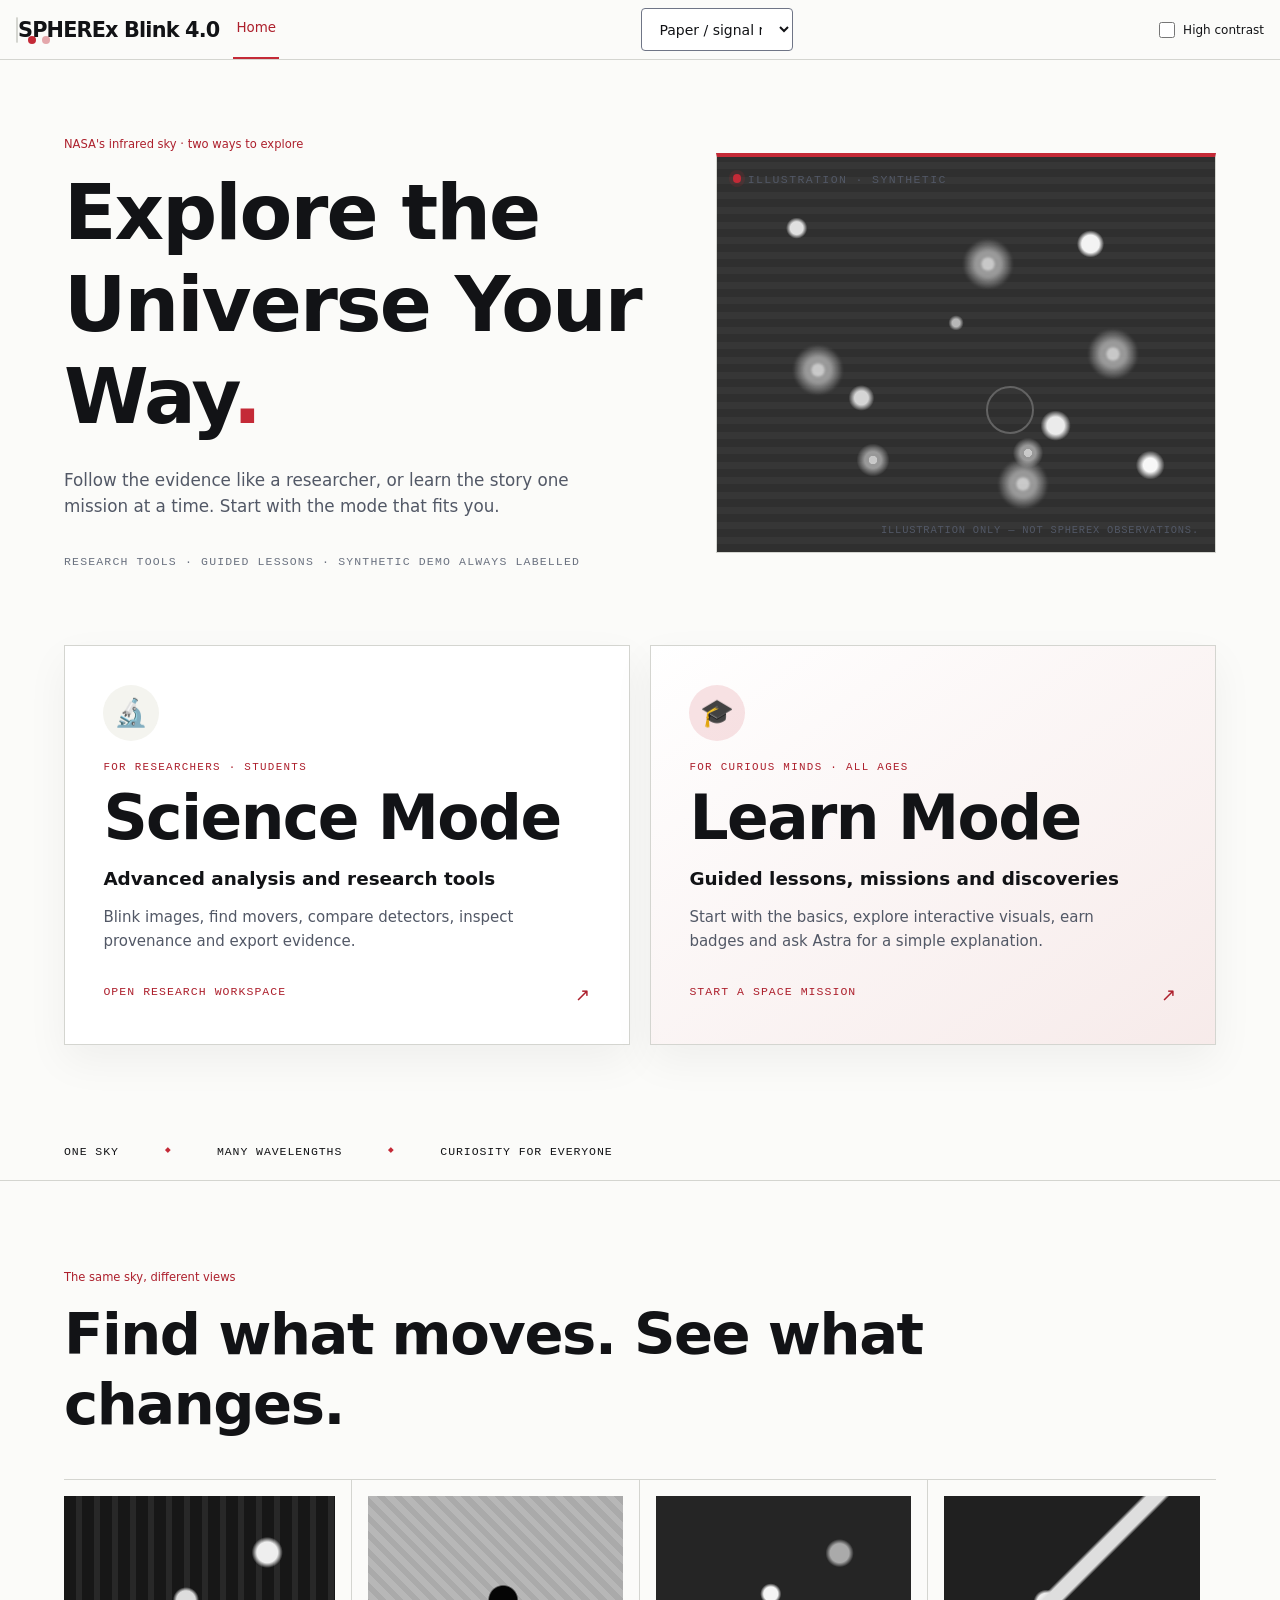
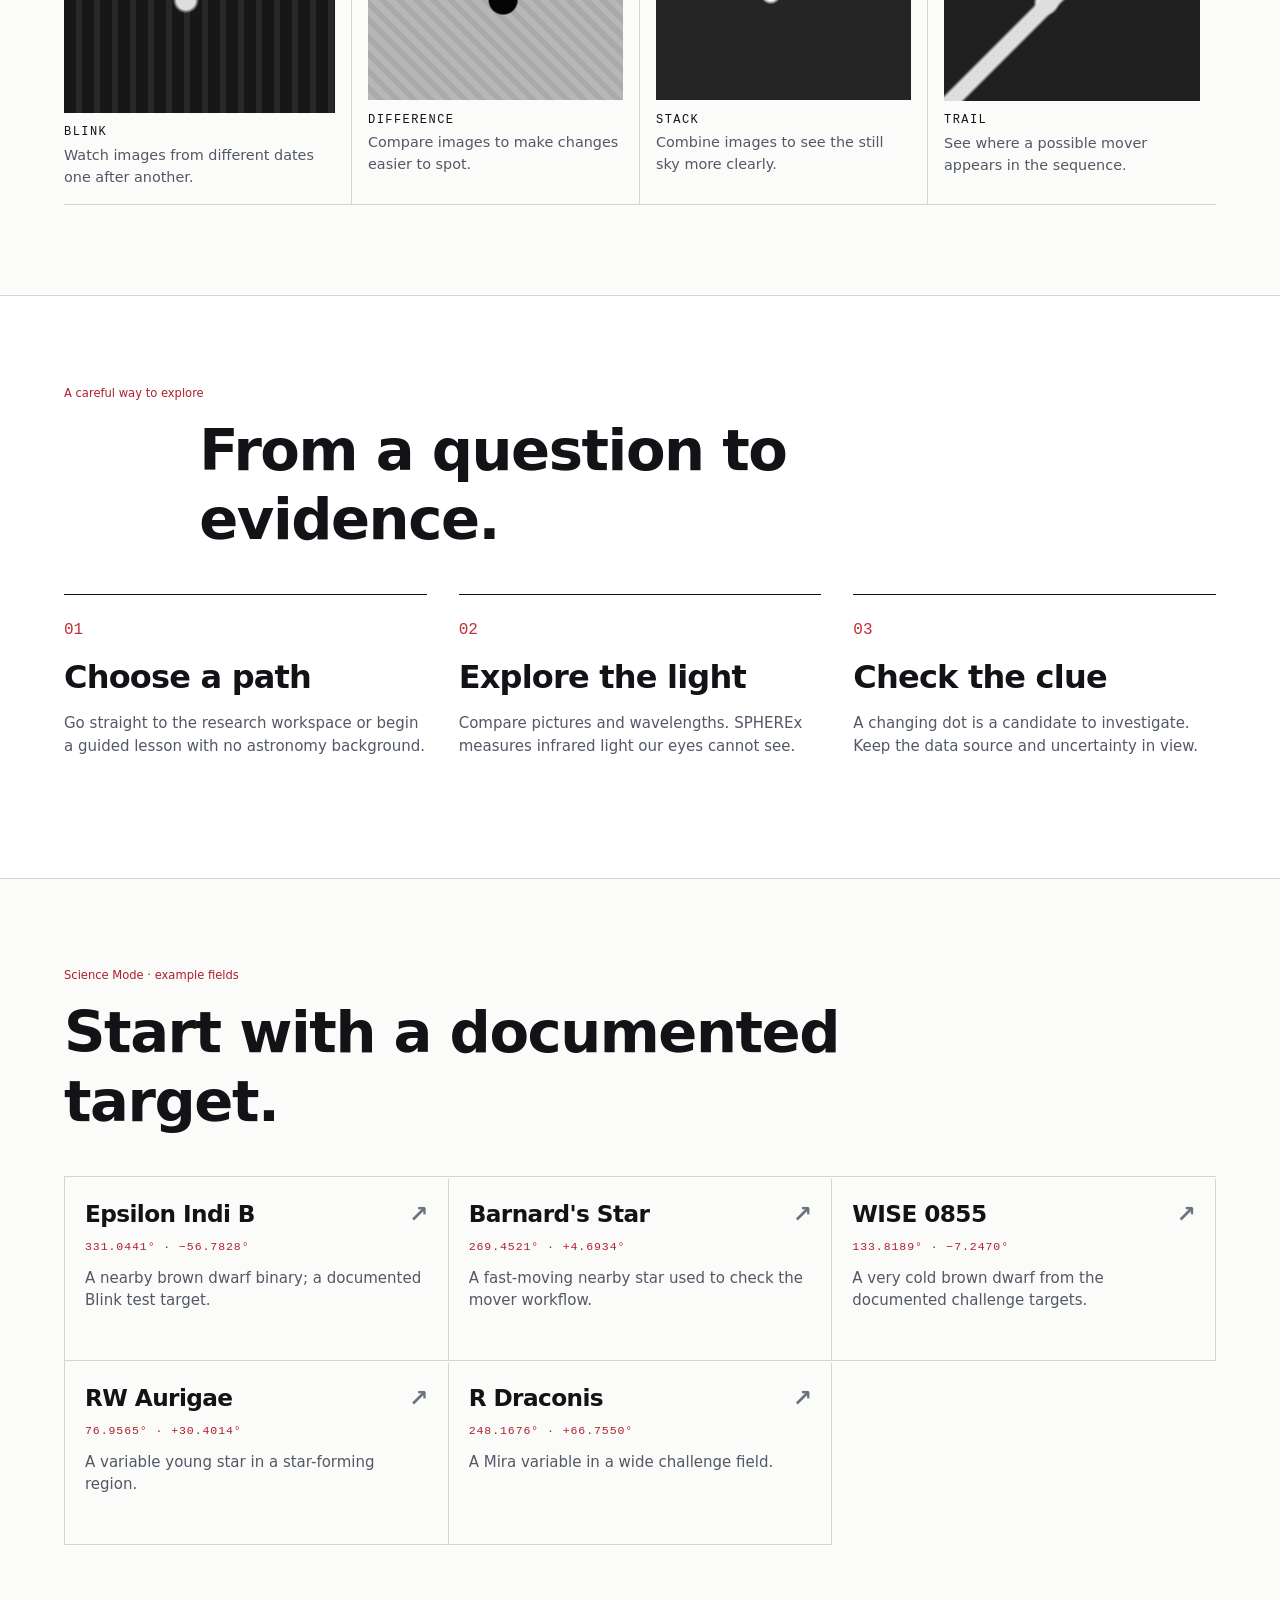
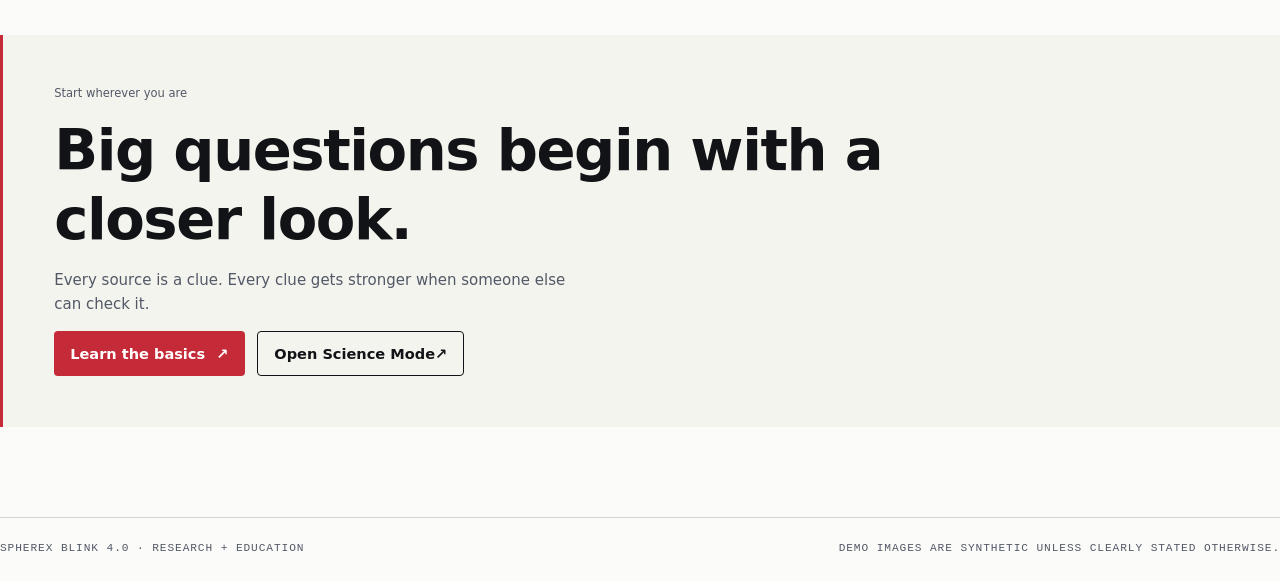
<file: frontend/index.html>
<!DOCTYPE html>
<html lang="en" data-theme="light">
<head>
  <meta charset="UTF-8">
  <meta name="viewport" content="width=device-width, initial-scale=1.0">
  <meta name="theme-color" content="#FBFBF9">
  <script>if(!location.search&&!location.hash)location.replace("overview.html");</script>
  <!-- Colour theme, applied before the first paint (js/features/theme.js does the same and handles the switch; keep the key and the names in step) -->
  <script>try{var t=new URLSearchParams(location.search).get("theme")||localStorage.getItem("spherex-blink-theme");if(/^(midnight|nebula|deep-space|observatory|light|classic)$/.test(t))document.documentElement.dataset.theme=t}catch(e){}</script>
  <title>Science Mode · SPHEREx Blink 4.0</title>
  <meta name="description" content="Enter sky coordinates and blink through NASA SPHEREx near-infrared images taken at different times to spot moving objects like brown dwarfs, nearby stars and asteroids.">

  <!-- Google Fonts: Space Grotesk for headings, Inter for body text -->
  <link rel="preconnect" href="https://fonts.googleapis.com">
  <link rel="preconnect" href="https://fonts.gstatic.com" crossorigin>
  <link href="https://fonts.googleapis.com/css2?family=Inter:wght@400;500;600;700&family=JetBrains+Mono:wght@400;500&family=Oswald:wght@500;700&family=Space+Grotesk:wght@500;700&display=swap" rel="stylesheet">

  <script>if (/[?&]embed=1(&|$)/.test(location.search)) document.documentElement.classList.add("embed");</script>   <!-- ?embed=1: workspace only, for an <iframe> -->
  <link rel="stylesheet" href="css/styles.css?v=21">
  <link rel="stylesheet" href="css/instrument.css">
  <link rel="stylesheet" href="css/contact-sheet.css">
</head>
<body>
  <a class="skip-link" href="#workspace">Skip to the workspace</a>
  <!-- Decorative animated starfield behind everything (pure CSS, aria-hidden) -->
  <div class="sky-bg" aria-hidden="true"></div>

  <header class="site-header" id="top" data-page="index">
    <a class="site-brand" href="overview.html">SPHEREx Blink</a>
    <select id="theme-select" data-default-theme="light" aria-label="Colour theme"></select>
  </header>
  <script type="module" src="js/siteHeader.js"></script>

  <!-- Embedded views also announce the data source. -->
  <p class="embed-note" id="embed-note"></p>

  <main class="layout" id="workspace" tabindex="-1" data-left="open" data-right="open">
    <div class="desk-heading">
      <h1 id="player-title">Image workspace</h1>
      <div class="desk-actions"><button type="button" class="btn btn-small" id="tour-btn">Take the 1-minute tour</button>
      <span class="badge" id="data-source-badge" title="Which data source is active">Synthetic demo data</span></div>
    </div>
    <!-- Field controls can be collapsed with the button or the [ key. -->
    <section class="panel controls" id="controls-panel" aria-labelledby="controls-title">
      <div class="panel-head">
        <h2 id="controls-title">Choose a patch of sky</h2>
        <button type="button" class="panel-toggle" id="panel-left-btn" aria-expanded="true" aria-controls="controls-body" aria-keyshortcuts="[" title="Hide the search panel ([)"><span class="panel-toggle-icon" aria-hidden="true"></span><span class="sr-only">Hide the search panel</span></button>
      </div>
      <div class="panel-body" id="controls-body">
        <form id="search-form" novalidate>
          <div class="field">
            <label for="ra-input">Right Ascension (RA)</label>
            <input id="ra-input" name="ra" type="text" inputmode="decimal" autocomplete="off"
                   placeholder="e.g. 133.7951" aria-describedby="ra-help ra-error">
            <small id="ra-help" class="help">Degrees (0–360) or hours-minutes-seconds.</small>
            <small id="ra-error" class="error-text" role="alert"></small>
          </div>

          <div class="field">
            <label for="dec-input">Declination (Dec)</label>
            <input id="dec-input" name="dec" type="text" inputmode="decimal" autocomplete="off"
                   placeholder="e.g. −7.2451" aria-describedby="dec-help dec-error">
            <small id="dec-help" class="help">Degrees (−90 to +90) or degrees-arcmin-arcsec.</small>
            <small id="dec-error" class="error-text" role="alert"></small>
          </div>

          <div class="field">
            <label for="fov-input">Field of view: <output id="fov-value" for="fov-input">5</output> arcmin</label>
            <input id="fov-input" name="fov" type="range" min="1" max="30" step="1" value="5">
            <div class="range-scale" aria-hidden="true"><span>1′</span><span>30′</span></div>
          </div>

          <div class="field">
            <label for="det-select">Detector</label>
            <!-- Options are filled from the data (step 4). Disabled until we have data. -->
            <select id="det-select" name="det" disabled>
              <option value="">Load data first</option>
            </select>
          </div>

          <button type="submit" id="load-btn" class="btn btn-primary">
            <span class="btn-label">Load images</span>
          </button>
        </form>

        <div class="quick-picks">
          <h3>Or try a test object</h3>
          <!-- Buttons get their coordinates from js/targets.js (step 2) -->
          <div id="quick-pick-list" class="chip-list" role="group" aria-label="Test objects"></div>
          <!-- Only with synthetic data: the simulated body exists in js/data/mockSource.js, not in the sky -->
          <div id="planetx-block" class="planetx-block">
            <div class="chip-list"><button type="button" class="chip chip-sim" id="planetx-demo-btn" title="Loads a 30 arcmin field with a simulated distant body, then press Look for a distant body">Planet X (simulated)</button></div>
            <button type="button" class="btn btn-small" data-open-panel="simulation-note" aria-controls="simulation-note" aria-haspopup="dialog">About the simulation</button>
          </div>
        </div>

      </div>
    </section>

    <div class="observing-row">
      <section class="panel player" aria-labelledby="player-title">
        <!-- View modes. Native radio buttons = free keyboard support (arrow keys). -->
        <div class="view-toolbar">
          <fieldset class="mode-switch" id="mode-switch">
            <legend class="sr-only">View mode</legend>
            <label><input type="radio" name="mode" value="blink" checked><span>Blink</span></label>
            <label><input type="radio" name="mode" value="diff"><span>Difference</span></label>
            <label><input type="radio" name="mode" value="mean"><span>Stack</span></label>
            <label><input type="radio" name="mode" value="max"><span>Trail</span></label>
            <label><input type="radio" name="mode" value="compare"><span>Compare</span></label>
          </fieldset>
          <p class="mode-help" id="mode-help" aria-live="polite"></p>
        </div>
        <!-- Compare mode: pick image A, image B and the operation yourself (js/features/compare.js) -->
        <div class="compare-controls" id="compare-controls" hidden>
          <label>Image A <select id="cmp-a"></select></label>
          <label>Operation
            <select id="cmp-op">
              <option value="sub">A − B · what changed</option>
              <option value="add">A + B · deeper picture</option>
            </select>
          </label>
          <label>Image B <select id="cmp-b"></select></label>
        </div>

        <div class="viewer-tools" role="group" aria-labelledby="viewer-tools-label">
          <span id="viewer-tools-label">Viewer tools</span>
          <button type="button" class="btn btn-small" data-open-panel="viewer-settings" aria-controls="viewer-settings" aria-haspopup="dialog">
            <svg aria-hidden="true" viewBox="0 0 24 24"><path d="M3 5h4m4 0h10M3 12h10m4 0h4M3 19h4m4 0h10 M9 3v4m6 3v4m-6 3v4"/></svg>
            Settings</button>
          <button type="button" class="btn btn-small" data-open-panel="image-layers" aria-controls="image-layers" aria-haspopup="dialog">
            <svg aria-hidden="true" viewBox="0 0 24 24"><path d="M12 3 2 8l10 5 10-5-10-5Zm-9 10 9 4.5 9-4.5M3 17l9 4.5 9-4.5"/></svg>
            Layers</button>
        </div>

        <div class="playback-strip">
        <label class="observation-select">Observation <select id="observation-select" disabled><option value="">Load images first</option></select></label>
          <div class="player-controls" role="group" aria-label="Blink player controls">
            <button type="button" id="play-btn" class="btn btn-icon" aria-label="Play" disabled>
              <span class="icon-play" aria-hidden="true"></span>
            </button>

            <div class="frame-slider">
              <label for="frame-slider" class="sr-only">Frame</label>
              <input id="frame-slider" type="range" min="0" max="0" value="0" disabled>
              <div class="frame-info">
                <span id="frame-counter">Frame – / –</span>
                <span id="frame-date">—</span>
              </div>
            </div>

            <div class="speed">
              <label for="speed-input">Speed <output id="speed-value" for="speed-input">2</output> fps</label>
              <input id="speed-input" type="range" min="0.5" max="10" step="0.5" value="2">
            </div>
          </div>
        </div>

        <!-- The stage holds the image. aria-live announces status changes to screen readers. -->
        <div class="image-well">
          <div class="stage" id="stage">
            <canvas id="blink-canvas" width="512" height="512" aria-label="Blink image" role="img" tabindex="0" aria-roledescription="image you can measure" aria-describedby="canvas-keys"
                    title="Click a source to measure its brightness. Drag to move when zoomed in. From the keyboard: Shift and the arrows move the view, plus and minus zoom, Enter measures at the centre of the view."></canvas>
            <p id="canvas-keys" class="sr-only">With this picture focused: plus and minus zoom, Shift with the arrow keys moves the view, and Enter measures at the centre of the view. The position at the centre is read out below the picture. Escape clears the mark.</p>
            <div class="crosshair" id="crosshair" aria-hidden="true"></div>
            <!-- Zoom: Ctrl + scroll or pinch also work (js/features/viewerControls.js) -->
            <div class="stage-tools" id="stage-tools" role="group" aria-label="Zoom the image">
              <button type="button" class="stage-btn" id="zoom-in-btn" aria-label="Zoom in" title="Zoom in (+)" disabled>+</button>
              <button type="button" class="stage-btn" id="zoom-out-btn" aria-label="Zoom out" title="Zoom out (−)" disabled>−</button>
              <button type="button" class="stage-btn stage-btn-wide" id="zoom-fit-btn" aria-label="Show the whole image" title="Show the whole image (0)" disabled>Fit</button>
              <output class="zoom-level" id="zoom-level" for="blink-canvas" aria-label="Zoom level">×1</output>
            </div>
            <div class="stage-overlay" id="stage-overlay" aria-live="polite">
              <p class="overlay-title">No images yet</p>
              <p class="overlay-sub">Enter coordinates or pick a test object.</p>
              <!-- Progress bar while images preload; hidden unless JS sets a value -->
              <progress id="overlay-progress" class="overlay-progress" max="1" value="0" hidden></progress>
              <button type="button" id="retry-btn" class="btn btn-retry" hidden>Try again</button>
            </div>
          </div>
        </div>

        <!-- Under the cursor: pixel, sky position, offset from the centre of the field, value (js/features/readout.js). Not a live region: it changes with every mouse move. -->
        <p class="readout" id="readout">
          <span class="readout-idle" id="readout-idle">Move the pointer over the image, or focus it with Tab, to read the pixel and the sky position (with the keyboard: at the centre of the view).</span>
          <span class="ro" id="ro-pixel"></span><span class="ro" id="ro-sky"></span><span class="ro" id="ro-offset"></span><span class="ro ro-value" id="ro-value"></span>
        </p>

        <!-- The position at the centre of the view, said to a screen reader when the picture is focused and the view moves (the readout above changes with every mouse move, so it is not live) -->
        <p id="readout-announce" class="sr-only" role="status" aria-live="polite"></p>

        <!-- Short, non-blocking notes (e.g. "D1 has no images here, showing D2") -->
        <p id="status-msg" class="status" role="status" aria-live="polite"></p>
        <!-- Said to a screen reader when the user changes the image (arrow keys, slider, timeline); silent while the blink plays, or it would speak twice a second -->
        <p id="frame-announce" class="sr-only" role="status" aria-live="polite"></p>

        <nav class="workspace-jumps" aria-label="Field tools">
          <a href="#search-actions">Search this field</a><a href="#search-findings">Findings</a><a href="#measure-title">Measurements</a><a href="#observation-tools">Observation tools</a><a href="#field-research">Further research</a>
        </nav>
        <div class="overview" id="overview" hidden>
          <h3>All detectors <span class="muted">(average of each &middot; click to blink)</span></h3>
          <div class="overview-grid" id="overview-grid"></div>
        </div>
      </section>

      <!-- ============ RIGHT: inspector (can be hidden: button, or the key ]) ============ -->
      <!-- On a wide screen the description of the selected candidate (#mover-detail, #discover-detail) is moved in here by features/workspaceView.js; on a narrower one it stays under its list. -->
      <aside class="panel inspector" id="inspector" aria-labelledby="inspector-title">
        <div class="panel-head">
          <h2 id="inspector-title">Inspector</h2>
          <button type="button" class="panel-toggle panel-toggle-right" id="panel-right-btn" aria-expanded="true" aria-controls="inspector-body" aria-keyshortcuts="]" title="Hide the inspector (])"><span class="panel-toggle-icon" aria-hidden="true"></span><span class="sr-only">Hide the inspector</span></button>
        </div>
        <div class="panel-body" id="inspector-body">
          <section class="insp-sec" aria-labelledby="insp-image-title">
            <h3 id="insp-image-title">Image on screen</h3>
            <!-- Metadata of the current frame -->
            <dl class="meta" id="frame-meta">
              <div><dt>Detector</dt><dd id="meta-det">—</dd></div>
              <div><dt>Wavelength</dt><dd id="meta-wl">—</dd></div>
              <div><dt>MJD</dt><dd id="meta-mjd">—</dd></div>
              <div><dt>Flags</dt><dd id="meta-flags">—</dd></div>
            </dl>
          </section>
          <section class="timeline" id="timeline" aria-labelledby="timeline-title" hidden>
            <div class="tl-head">
              <h3 id="timeline-title">Timeline</h3>
              <p class="tl-summary" id="tl-summary"></p>
            </div>
            <div class="tl-plot">
              <div class="tl-field">
                <span class="tl-axis tl-axis-hi" id="tl-axis-hi" aria-hidden="true"></span>
                <span class="tl-axis tl-axis-lo" id="tl-axis-lo" aria-hidden="true"></span>
                <div class="tl-band" id="tl-band" aria-hidden="true" hidden></div>
                <div class="tl-points" id="tl-points" role="group" aria-label="Images in time order, left to right and not to scale; higher means a longer wavelength. Press one to show it. A diamond has more than 1 % of its pixels flagged; a hollow point is left out by the filter."></div>
              </div>
              <span class="tl-pass-label">Survey passes</span>
              <div class="tl-passes" id="tl-passes" role="group" aria-label="Survey passes: press one to leave its images out"></div>
            </div>
            <div class="tl-filter">
              <label class="tl-range" for="tl-wl-min">Wavelength from <output id="tl-min-out" for="tl-wl-min"></output><input type="range" id="tl-wl-min" min="0" max="1" step="0.01" value="0"></label>
              <label class="tl-range" for="tl-wl-max">to <output id="tl-max-out" for="tl-wl-max"></output><input type="range" id="tl-wl-max" min="0" max="1" step="0.01" value="1"></label>
              <button type="button" class="btn btn-small" id="tl-reset" disabled>Show all</button>
            </div>
            <p class="tl-note" id="tl-note" aria-live="polite"></p>
          </section>
          <section class="insp-sec" aria-labelledby="insp-mark-title">
            <h3 id="insp-mark-title">Marked position</h3>
            <p class="insp-mark" id="insp-mark" aria-live="polite"></p>
          </section>
          <section class="insp-sec" aria-labelledby="insp-sel-title">
            <h3 id="insp-sel-title">Selected candidate</h3>
            <p class="muted small" id="inspector-empty"></p>
            <div class="insp-slot" id="inspector-slot"></div>
          </section>

        </div>
      </aside>

    </div>
    <div class="desk-command-row" id="search-actions">
      <section class="analysis-deck" aria-label="Search commands">
        <div class="analysis-deck-title"><h2>Search this field</h2><p>Use the first search for moving points. Use the distant-body search only for wide fields. Find everything creates a vetted source list.</p></div>
        <div class="analysis-actions">
          <div class="movers-head">
            <button type="button" class="btn btn-primary btn-small" id="find-movers-btn" disabled>Find movers</button>
            <button type="button" class="btn btn-small" id="cancel-search-btn" hidden>Cancel search</button>
            <button type="button" class="btn btn-small" id="find-distant-btn" disabled title="Planet X mode: looks for a body in the outer Solar System. It swings back and forth as the Earth goes round the Sun (parallax), so its path is not a straight line, and the size of the swing gives its distance. Needs a wide field (about 30 arcmin).">Look for a distant body</button>
            <label class="check movers-all"><input type="checkbox" id="movers-all-det" checked> Use all detectors</label>
          </div>
          <div class="discover-head">
            <button type="button" class="btn btn-primary btn-small" id="discover-btn" disabled>Find everything</button>
          </div>
        </div>
      </section>

      <div class="tools" role="group" aria-label="Save and share">
        <button type="button" class="btn btn-small" id="save-png-btn" disabled><span class="btn-ico" data-icon="save" aria-hidden="true"></span>Save image</button>
        <button type="button" class="btn btn-small" id="record-btn" disabled>Record video</button>
        <button type="button" class="btn btn-small" id="copy-link-btn">Copy link</button>
        <button type="button" class="btn btn-small" id="copy-embed-btn" title="HTML to put this view on another web page">Embed code</button>
      </div>

    </div>
    <section class="panel analysis-results" id="search-findings" aria-label="Search results">
      <h2>Search results</h2>
      <p class="movers-status" id="movers-status" role="status" aria-live="polite">Compares the dots in all images and lists the ones that moved.</p>
      <p class="discover-status" id="discover-status" role="status" aria-live="polite"></p>
      <div class="movers" id="movers">
        <ol class="mover-list" id="mover-list" aria-label="Candidate movers" hidden></ol>
        <details class="provenance" id="movers-provenance" hidden>
          <summary>How this search was run</summary>
          <p id="movers-provenance-text"></p>
        </details>
        <div class="mover-export" id="mover-export" hidden>
          <button type="button" class="btn btn-small" id="export-csv-btn" title="One line per candidate: position, motion, significance, distance, known object, asteroid check, what the data is, and a link back to this view">Save list (CSV)</button>
          <button type="button" class="btn btn-small" id="export-json-btn" title="The same, as JSON, with the field, the date and a reminder that candidates are not discoveries">Save list (JSON)</button>
        </div>
        <div class="mover-detail" id="mover-detail" hidden>
          <p id="mover-detail-text"></p>
          <p id="mover-colour" class="mover-colour" role="status" aria-live="polite" hidden></p>
          <button type="button" class="btn btn-small" id="mover-centre-btn" title="Zoom the picture in on this candidate and put it in the middle (where it is on the image shown; in Stack and Trail, the middle of its path)">Centre the picture on it</button>
          <button type="button" class="btn btn-small" id="mover-follow-btn" aria-pressed="false" title="Keep the candidate in the middle of the picture while the images change (Blink and Difference). Moving the picture by hand, or Fit, stops it">Follow it</button>
          <button type="button" class="btn btn-small" id="mover-map-btn">Check in sky map</button>
          <button type="button" class="btn btn-small" id="mover-spectrum-btn" title="Measure the candidate in every image, where it is on that image's date, and plot flux against wavelength">Spectrum along its path</button>
          <button type="button" class="btn btn-small btn-primary" id="pin-report-btn" title="Pin this candidate to the Discovery Pin Board under your observer name (kept in this browser only)" disabled>📌 Pin &amp; Report Object</button>
          <p class="pin-known-note" id="pin-known-note" role="status" hidden></p>
        </div>
      </div>

      <!-- Find everything: every source in the images, vetted, checked against catalogues and ranked (js/features/discovery.js, discoverPanel.js) -->
      <div class="discover" id="discover">
        <ul class="discover-notes" id="discover-notes" aria-label="Problems and limits of this search" hidden></ul>
        <ul class="discover-chips" id="discover-chips" aria-label="Summary" hidden></ul>
        <details class="provenance" id="discover-provenance" hidden>
          <summary>How this search was run</summary>
          <p id="discover-provenance-text"></p>
        </details>
        <div class="discover-views" id="discover-views" role="group" aria-label="How to list the sources" hidden>
          <button type="button" class="btn btn-small" id="discover-view-cards" aria-pressed="true">Cards</button>
          <button type="button" class="btn btn-small" id="discover-view-table" aria-pressed="false" title="A table you can sort by any column, filter, search and page, with a plot of support against signal-to-noise">Table and plot</button>
        </div>
        <div class="discover-controls" id="discover-controls" hidden>
          <label>Show <select id="discover-filter"></select></label>
          <label>Sort by <select id="discover-sort"></select></label>
        </div>
        <ol class="discover-list" id="discover-list" aria-label="Sources found" hidden></ol>
        <div id="discover-explorer" hidden></div>
        <div class="discover-export" id="discover-export" hidden>
          <button type="button" class="btn btn-small" id="discover-csv-btn" title="One line per source: position, motion, class, support score, best catalogue match, flags, colour, flux">Save table (CSV)</button>
          <button type="button" class="btn btn-small" id="discover-json-btn" title="The same, as full dossiers in JSON, with the field, the date and a reminder that candidates are not discoveries">Save dossiers (JSON)</button>
        </div>
        <article class="discover-detail" id="discover-detail" hidden></article>
      </div>
    </section>

    <!-- ============ 3. Measure (spectrum + light curve) ============ -->
    <nav class="ws-toc" aria-label="More tools on this page">
      <span class="ws-toc-title">More tools</span>
      <a href="#pin-board">📌 Pin Board</a><a href="#planet-lab">🪐 Planet X Lab</a><a href="#sky-explorer">🗺️ Sky map</a><a href="#solar-system">☀️ Solar System</a>
      <a href="#assistant">💬 Explain a candidate</a><a href="#observation-tools">🔭 Observation tools</a><a href="#text-analysis">📋 Tables</a>
    </nav>
    <section class="panel measure" aria-labelledby="measure-title">
      <h2 id="measure-title">Source measurements</h2>
      <p class="muted" id="measure-hint">
        Click a dot in the image. We measure its brightness in every frame:
        <strong>spectrum</strong> = brightness vs. wavelength (one colour per survey pass),
        <strong>light curve</strong> = brightness vs. date (one colour per detector).
      </p>
      <p class="measure-pos" id="measure-pos" aria-live="polite"></p>
      <div class="measure-tools" id="measure-tools" hidden>
        <fieldset class="chart-style" id="measure-style">
          <legend>Uncertainty of the spectrum</legend>
          <label class="check"><input type="radio" name="measure-style" value="bars" checked> Error bars</label>
          <label class="check"><input type="radio" name="measure-style" value="band"> Band (breaks where no image covers a wavelength)</label>
        </fieldset>
        <p class="muted small" id="measure-missing" aria-live="polite"></p>
      </div>
      <div class="charts" id="charts" hidden>
        <figure class="chart">
          <figcaption id="spectrum-caption">Spectrum at the marked position</figcaption>
          <div id="spectrum-chart" class="chart-box"></div>
        </figure>
        <figure class="chart">
          <figcaption id="lightcurve-caption">Light curve at the marked position</figcaption>
          <div id="lightcurve-chart" class="chart-box"></div>
        </figure>
      </div>
      <p class="muted small" id="measure-note" hidden>
        Flux = background-subtracted sum in a 2-pixel aperture, in image units (not calibrated).
        A <em>moving</em> object is only inside the circle on the dates when it was there –
        that is expected, not an error.
      </p>
      <details class="table-view" id="measure-table-wrap" hidden>
        <summary>Measurements by observation</summary>
        <label>Detector <select id="measurement-detector"></select></label>
        <button class="btn btn-small" id="download-measurements" type="button">Export visible measurements</button>
        <div class="table-scroll"><table id="measure-table"></table></div>
      </details>
    </section>

    <section class="panel sequence-controls" id="observation-tools" aria-labelledby="observation-tools-title">
      <h2 id="observation-tools-title">Observation tools</h2>
      <details class="detector-pair" id="detector-pair" hidden>
        <summary>Compare two observations side by side</summary>
        <p class="muted small">Each cutout is labelled with its own observation time and wavelength range. Use the source inspector for flux measurements.</p>
        <div class="pair-grid">
          <figure><label>Observation A <select></select></label><img alt=""><figcaption></figcaption></figure>
          <figure><label>Observation B <select></select></label><img alt=""><figcaption></figcaption></figure>
        </div>
      </details>
      <p class="shortcuts" id="shortcuts-hint">
        Keyboard: <kbd>Space</kbd> play/pause &middot; <kbd>←</kbd> <kbd>→</kbd> step one frame &middot; <kbd>+</kbd> <kbd>−</kbd> zoom &middot; <kbd>0</kbd> whole image &middot; <kbd>Shift</kbd>+arrows move when zoomed in.
        Mouse: <kbd>Ctrl</kbd>+scroll zooms, drag moves. Panels: <kbd>[</kbd> hides or shows the search panel, <kbd>]</kbd> the inspector.
      </p>

      <div class="player-options">
        <label class="check"><input type="checkbox" id="skip-flagged"> Skip frames with &gt; 1&nbsp;% flagged pixels</label>
        <button type="button" class="btn btn-small" id="shortcuts-btn" aria-haspopup="dialog" title="Every keyboard shortcut of the workspace (?)"><span class="btn-ico" data-icon="keyboard" aria-hidden="true"></span>Keyboard shortcuts</button>
      </div>

    </section>
    <section class="field-research" id="field-research" aria-labelledby="field-research-title">
      <h2 id="field-research-title">Further research</h2>
      <p>The tools below use the current field. Open a standalone page to explore the archive, run the simulator, or review published results.</p>
      <nav class="research-nav" aria-label="Standalone research pages">
                <a href="results.html#candidate-explorer">Candidate Explorer</a>
                <a href="planet-x.html">Planet X Lab</a><a href="sky.html">Sky Explorer</a><a href="simulator.html">Solar System Simulator</a>
              </nav>
    </section>
    <!-- ============ 4. Sky context (Aladin Lite) ============ -->
    <section class="panel context" aria-labelledby="context-title">
      <h2 id="context-title">Sky context</h2>
      <p class="muted">Other surveys at the same spot, with catalogued objects from SIMBAD.
        The dashed square is the field you are blinking. The box in the corner gives the sky coordinates under the cursor
        and, in brackets, the country that spot of the sky is straight above right now.</p>
      <div class="skyframe" id="sky-frame">
        <div class="context-controls">
          <label for="survey-select">Survey</label>
          <select id="survey-select">
            <option value="2mass">2MASS (near-IR, 1997–2001)</option>
            <option value="allwise">AllWISE (mid-IR, 2010)</option>
            <option value="dss2">DSS2 (optical, 1950s–90s)</option>
          </select>
          <button type="button" class="btn btn-small" id="aladin-btn">Show sky map</button>
          <button type="button" class="btn btn-small" id="sky-full-btn" hidden>Full screen</button>
        </div>
        <div id="aladin-box" class="skymap" hidden></div>
        <p class="muted small" id="aladin-status" aria-live="polite"></p>
        <p class="muted small" id="sky-geo-note" hidden></p>
      </div>
    </section>

    <!-- ============ Discovery Pin Board (features/pinBoard.js, missionsPinView.js) ============ -->
    <section class="panel pin-board" id="pin-board" aria-labelledby="pin-board-title">
      <div class="pb-head">
        <div><p class="pb-kicker">Shared with everyone</p><h2 id="pin-board-title">📌 Discovery Pin Board</h2></div>
        <div class="pb-stats" id="pin-stats" aria-live="polite"></div>
      </div>
      <p class="muted">Select an unexplained object in the search results and press <strong>📌 Pin &amp; Report Object</strong>. Pins are public and permanent; a pin is a candidate until others confirm it.</p>
      <div class="pb-toolbar">
        <div class="pb-toggle" role="group" aria-label="Map view">
          <button type="button" class="pb-view" data-view="sky" aria-pressed="true">🌌 All sky</button>
          <button type="button" class="pb-view" data-view="field" aria-pressed="false">🎯 This field</button>
        </div>
        <button type="button" class="btn btn-small btn-primary" id="pin-board-pin-btn" disabled>📌 Pin the selected object</button>
      </div>
      <div class="pb-map-wrap">
        <svg id="pin-map" class="pin-map" viewBox="0 0 720 360" role="img" aria-label="Sky map of the pins"></svg>
        <div class="pb-map-tools" role="group" aria-label="Map zoom">
          <button type="button" data-pb-zoom="in" aria-label="Zoom in">+</button>
          <span class="pb-zoom-level" id="pb-zoom-level">1×</span>
          <button type="button" data-pb-zoom="out" aria-label="Zoom out">−</button>
          <button type="button" data-pb-zoom="reset" aria-label="Show the whole map">⟲</button>
        </div>
        <button type="button" class="pb-fullscreen" id="pb-fullscreen">⛶ Full screen</button>
        <p class="pb-readout" id="pb-readout" aria-live="off">Move over the map to read RA and Dec. Zoom with + / − (or Ctrl + scroll), drag to move.</p>
        <div class="pb-popup" id="pin-popup" hidden></div>
      </div>
      <p class="pb-sync small"><span id="pin-sync" role="status" aria-live="polite"></span> <button type="button" class="btn btn-small" id="pin-refresh-btn">🔄 Refresh</button></p>
      <p class="pb-legend small"><span class="pb-key pb-key-real"></span> real data <span class="pb-key pb-key-syn"></span> synthetic demo <span class="pb-key pb-key-here"></span> field on screen <span class="pb-key pb-key-ecl"></span> ecliptic (planets' path) <span class="pb-key pb-key-mw"></span> Milky Way (galactic plane). Background stars are decorative; the Milky Way and the ecliptic are drawn at their real positions.</p>
      <p class="pb-empty" id="pin-empty">🛰️ No pins yet. Find movers, select one and pin it: it will appear here.</p>
      <ul class="pin-list" id="pin-list"></ul>
      <p class="small"><span id="pin-status" role="status" aria-live="polite"></span> <button type="button" class="btn btn-small" id="pin-clear-btn">Remove all pins</button></p>
      <dialog id="pin-dialog" class="pin-dialog" aria-labelledby="pin-dialog-title">
        <form id="pin-form" method="dialog">
          <p class="pb-kicker">Report a moving object</p>
          <h3 id="pin-dialog-title">📌 Pin &amp; Report Object</h3>
          <div class="pb-preview" id="pin-preview"></div>
          <label for="pin-name">Enter Observer Name / Handle:</label>
          <input id="pin-name" name="observer" autocomplete="nickname" maxlength="40" placeholder="Alex_Space99" required>
          <p class="small" id="pin-name-error" role="alert"></p>
          <p class="pb-dialog-actions"><button type="button" class="btn btn-small" id="pin-cancel">Cancel</button> <button type="submit" class="btn btn-primary btn-small">📌 Pin it</button></p>
        </form>
      </dialog>
    </section>

    <!-- ============ 5. Planet X Lab (features/planetLab.js, planetLabView.js, planetLabWorker.js) ============ -->
    <section class="panel lab" id="planet-lab" aria-labelledby="lab-title">
      <h2 id="lab-title">Planet X Lab</h2>
      <p class="muted">Two questions about a distant body. <strong>Which motion fits</strong> the positions of a candidate: standing still, a straight line, or a straight drift plus the swing of the Earth's orbit? And <strong>how likely is this search to find</strong> a body of a given distance and brightness in the images on screen? The second one adds <strong>synthetic</strong> bodies to the real images: it measures the search, it does not find anything.</p>

      <h3 id="lab-models-title">Which motion fits?</h3>
      <p class="muted small" id="lab-models-hint" aria-live="polite">Select a candidate in the list (Find movers, or Look for a distant body), then compare.</p>
      <p><button type="button" class="btn btn-small" id="lab-compare-btn" disabled>Compare the motions of the selected candidate</button></p>
      <div id="lab-models-out" aria-live="polite"></div>

      <h3 id="lab-inject-title">How likely is a distant body to be found?</h3>
      <form id="lab-form" class="lab-form" novalidate aria-labelledby="lab-inject-title">
        <label>Distances, AU <input id="lab-distances" type="text" inputmode="decimal" autocomplete="off" value="400, 800, 1600, 3200"></label>
        <label>Brightness, mJy <input id="lab-fluxes" type="text" inputmode="decimal" autocomplete="off" value="2, 5, 10, 25, 60"></label>
        <label>Tries per cell <select id="lab-trials"><option>2</option><option selected>3</option><option>5</option><option>10</option></select></label>
        <button type="submit" class="btn btn-small btn-primary" id="lab-run-btn" disabled>Run the injection test</button>
        <button type="button" class="btn btn-small" id="lab-cancel-btn" hidden>Cancel</button>
      </form>
      <p class="error-text" id="lab-input-error" role="alert"></p>
      <progress id="lab-progress" class="lab-progress" max="1" value="0" hidden></progress>
      <p class="muted small" id="lab-status" role="status" aria-live="polite">Needs images of one detector from at least 3 survey passes with real pixels. A body that starts in the middle of the field stays inside it, over a year, beyond about 300 AU in a 30′ field and beyond about 1700 AU in a 5′ field (the column headings of the map give the swing for these images).</p>
      <div id="lab-map-wrap" hidden>
        <div class="table-scroll"><table id="lab-map" class="lab-map"></table></div>
        <p class="muted small" id="lab-map-note"></p>
        <p><button type="button" class="btn btn-small" id="lab-csv-btn">Save the map (CSV)</button></p>
        <details class="provenance"><summary>How this map was made</summary><p id="lab-provenance"></p></details>
      </div>
    </section>

    <!-- ============ 6. Where the image files are on the sky (features/skyExplorer.js, skyExplorerView.js, backend /api/footprints) ============ -->
    <section class="panel sky" id="sky-explorer" aria-labelledby="sky-title">
      <h2 id="sky-title">Where the image files are on the sky</h2>
      <p class="muted">An all-sky map of the <strong>image files this backend has</strong> (with real data: the author's SPHEREx cutouts). These are the footprints of files, <strong>not of the SPHEREx survey</strong>, which maps the whole sky: each circle is a <em>field</em>, the images of nearly the same place, read from the files themselves; nothing is drawn that was not read. The dashed line is the ecliptic (the path a distant planet of the Solar System follows), the dotted one the plane of the Milky Way. Right ascension grows to the left, as on a sky chart.</p>
      <p><button type="button" class="btn btn-small" id="sky-refresh-btn">Read the footprints</button></p>
      <p class="muted small" id="sky-status" role="status" aria-live="polite">Needs the backend with real files (<code>?data=api</code>). The synthetic demo has no files, so it has no footprints, and none are invented.</p>
      <div id="sky-map-wrap" hidden>
        <div class="chart sky-map" id="sky-map"></div>
        <ol class="sky-list" id="sky-list" aria-label="Fields of image files, the same as the circles on the map"></ol>
      </div>
      <div class="sky-detail" id="sky-detail" hidden></div>

      <h3 id="survey-title">Which survey images cover a place?</h3>
      <p class="muted">A <strong>live search of IRSA</strong>, the archive of the SPHEREx survey (its table <code>spherex.plane</code>), through the backend: the survey's images whose footprint touches a circle around a position, with the dates and detectors. It downloads no image and it is <strong>not</strong> the list of files on this computer (the map above). <em>Find movers</em> needs a place covered in at least 3 survey passes about 6 months apart; this tells you before you fetch anything.</p>
      <form id="survey-form" class="lab-form" novalidate aria-labelledby="survey-title">
        <label>Right ascension <input id="survey-ra" type="text" inputmode="decimal" autocomplete="off" value="269.4462"></label>
        <label>Declination <input id="survey-dec" type="text" inputmode="decimal" autocomplete="off" value="4.769"></label>
        <label>Radius <select id="survey-radius"><option value="0.1">6′</option><option value="0.25">15′</option><option value="0.5" selected>30′</option><option value="1">1°</option><option value="2">2°</option></select></label>
        <label>Detector <select id="survey-det"><option value="all">All</option><option>D1</option><option>D2</option><option>D3</option><option>D4</option><option>D5</option><option>D6</option></select></label>
        <label>Up to <select id="survey-limit"><option value="200">200 images</option><option value="500">500 images</option><option value="1000" selected>1000 images</option></select></label>
        <button type="submit" class="btn btn-small btn-primary" id="survey-btn">Search IRSA</button>
        <button type="button" class="btn btn-small" id="survey-field-btn">Use the field on screen</button>
      </form>
      <p class="error-text" id="survey-error" role="alert"></p>
      <p class="muted small" id="survey-status" role="status" aria-live="polite">Type a position (degrees, or 17h57m47s / +04°46′) and press Search IRSA. The values above are Barnard's Star, one of the test objects.</p>
      <div id="survey-result" hidden>
        <p id="survey-summary"></p>
        <div class="chart survey-chart" id="survey-plot"></div>
        <p class="muted small">At true scale, east to the left, north up. The dashed circle is the search; the dot is its centre. <strong>Solid outlines cover the centre</strong>, faint ones only touch the circle.</p>
        <p><button type="button" class="btn btn-small" id="survey-open-btn">Open this position in the viewer (5′ field)</button> <span class="muted small">The viewer shows only images the backend holds as files; the survey's images are not downloaded.</span></p>
        <details class="table-view"><summary>Show the images as a table</summary><div class="table-scroll"><table id="survey-table"></table></div></details>
      </div>
    </section>

    <!-- ============ 7. The Solar System, seen from above (features/solarSystem.js, solarSystemView.js) ============ -->
    <section class="panel ss" id="solar-system" aria-labelledby="ss-title">
      <h2 id="ss-title">The Solar System, seen from above</h2>
      <p class="muted">Why would a distant body seem to swing? Because the Earth goes round the Sun: from two places of its orbit the same body is seen in two directions. Move the date, add a body in the direction of the field on screen and see the lines of sight from the Earth on the dates of the survey passes. Two modes, each named for what it is.</p>
      <fieldset class="ss-modes">
        <legend>Mode</legend>
        <label class="check"><input type="radio" name="ss-mode" value="true" checked> <span><strong>Scientific</strong>: to scale; the planets from JPL's table of approximate positions, checked against JPL Horizons; the Earth the one the Planet X search uses</span></label>
        <label class="check"><input type="radio" name="ss-mode" value="educational"> <span><strong>Educational</strong>: distances compressed and planets enlarged so that all can be seen: <strong>not to scale</strong></span></label>
      </fieldset>
      <div class="ss-controls">
        <label>Range <select id="ss-range"><option value="inner">Inner Solar System (2 AU)</option><option value="giants" selected>To Jupiter (6 AU)</option><option value="all">To Neptune (35 AU)</option><option value="far">Far away (1000 AU)</option></select></label>
        <label class="ss-date">Date <input type="range" id="ss-date" min="60800" max="61500" step="1" value="61000" aria-label="Date"> <output id="ss-date-label" for="ss-date"></output></label>
        <label>Speed <select id="ss-speed"><option value="1">1 day per step</option><option value="3">3 days</option><option value="10" selected>10 days</option><option value="30">30 days</option></select></label>
        <button type="button" class="btn btn-small" id="ss-play" aria-pressed="false">Play</button>
      </div>
      <div class="ss-body-controls">
        <label class="check"><input type="checkbox" id="ss-body"> A distant body in the direction of the field on screen</label>
        <label>at <input type="number" id="ss-distance" value="500" min="50" max="20000" step="50"> AU</label>
      </div>
      <p class="muted small" id="ss-swing" aria-live="polite"></p>
      <div class="chart ss-map" id="ss-map"></div>
      <p class="muted small" id="ss-mode-note"></p>
      <details class="table-view"><summary>Show the positions as a table</summary><div class="table-scroll"><table class="ss-table" id="ss-table"></table></div></details>
    </section>

    <!-- ============ 8. Explain the selected candidate (features/assistant.js, assistantView.js) ============ -->
    <section class="panel assistant" id="assistant" aria-labelledby="assistant-title">
      <h2 id="assistant-title">Explain the selected candidate</h2>
      <p class="muted">An explainer that says only what was measured. Every sentence is followed by the ids of the measured values it is made of, and a check refuses any sentence that holds a number that is not one of them. <strong>No language model is used</strong>: the sentences are written by rules from the numbers, so it works without a key or a network and sends nothing anywhere.</p>
      <div class="assistant-buttons" role="group" aria-label="Questions">
        <button type="button" class="btn btn-small" data-kind="why" disabled>Why is it a candidate?</button>
        <button type="button" class="btn btn-small" data-kind="wrong" disabled>What could make it wrong?</button>
        <button type="button" class="btn btn-small" data-kind="next" disabled>What should I check next?</button>
      </div>
      <p class="muted small" id="assistant-status" role="status" aria-live="polite"></p>
      <ol class="assistant-out" id="assistant-out" aria-live="polite"></ol>
      <details class="table-view" id="assistant-evidence-wrap" hidden><summary>The measured values it can use (the evidence)</summary><div class="table-scroll"><table class="ss-table" id="assistant-evidence"></table></div></details>
    </section>

    <!-- ============ 9. Text analysis: the same data as tables, no picture (features/textAnalysis.js, textAnalysisView.js) ============ -->
    <section class="panel textan" id="text-analysis" aria-labelledby="ta-title">
      <h2 id="ta-title">Text analysis: the images, the dots and the candidates as tables</h2>
      <p class="muted">The same data as the picture, with <strong>no picture</strong>: every image, every dot the search found (position, S/N, the error of the position, warnings) and every candidate with its status. It is for a screen reader and the keyboard, and for anyone who wants to cite or check a number. Each table can be saved as CSV, with a first line that says whether the data are real or synthetic.</p>
      <p><button type="button" class="btn btn-small btn-primary" id="ta-build-btn">Build the text analysis</button></p>
      <p class="error-text" id="ta-error" role="alert"></p>
      <p class="muted small" id="ta-status" role="status" aria-live="polite">Load a field first, then press the button. It finds the dots again with the same detector the searches use; it changes nothing on the picture.</p>
      <div id="ta-out" hidden>
        <h3 id="ta-prov-title" tabindex="-1">What the data are</h3>
        <ul id="ta-prov"></ul>
        <h3 id="ta-frames-title">Images</h3>
        <div class="table-scroll"><table class="ss-table" id="ta-frames"></table></div>
        <p><button type="button" class="btn btn-small" id="ta-frames-csv">Save the images (CSV)</button></p>
        <h3 id="ta-sources-title">Dots</h3>
        <p><label>Show the dots of <select id="ta-frame-filter"></select></label></p>
        <p class="muted small" id="ta-sources-note"></p>
        <div class="table-scroll"><table class="ss-table" id="ta-sources"></table></div>
        <p><button type="button" class="btn btn-small" id="ta-sources-csv">Save the dots (CSV)</button></p>
        <h3 id="ta-cands-title">Candidates</h3>
        <p class="muted small" id="ta-cands-note"></p>
        <div class="table-scroll"><table class="ss-table" id="ta-cands"></table></div>
        <p><button type="button" class="btn btn-small" id="ta-cands-csv">Save the candidates (CSV)</button></p>
      </div>

      <h3 id="bundle-title">Reproducibility bundle</h3>
      <p class="muted">A small JSON file that lets someone else check what was done: the field and detector, the version of every algorithm, the settings of the last search, a <strong>SHA-256 hash of the pixels of every image</strong> (it proves the same data without publishing a pixel), the images' dates and wavelengths, the candidates, and a link and a command to replay it. It holds no pixel, no file path and no address of this computer; a bundle that fails that check is not saved. It cannot say which IRSA product each cutout came from (the backend does not report it): that field is empty and says why.</p>
      <p><button type="button" class="btn btn-small btn-primary" id="bundle-btn">Save the bundle (JSON)</button></p>
      <p class="error-text" id="bundle-error" role="alert"></p>
      <p class="muted small" id="bundle-status" role="status" aria-live="polite">Load a field, run Find movers if you want its settings in the file, then press the button.</p>
      <div id="bundle-replay"></div>
    </section>

    <!-- ============ ABOUT THE PROJECT: beside the text analysis, in the space to its right ============ -->
    <section class="info info-aside" id="about" aria-labelledby="about-title">
      <div class="info-box">
        <p class="info-kicker">About the project</p>
        <h2 id="about-title">Spot what moves in the infrared sky</h2>
        <div class="hero-title">
          <p class="hero-eyebrow">NASA Space Apps 2026 &middot; Planet X and SPHEREx</p>
          <p class="project-name"><span>SPHEREx</span><span>Blink</span></p>
          <p class="hero-tag">Flip through the infrared sky over time &mdash; things that move, stand out.</p>
          <a class="hero-cta" href="#workspace">Start exploring</a>
        </div>
        <a class="hero-scroll" href="#workspace" aria-label="Scroll down to the workspace">
          <svg viewBox="0 0 120 120" aria-hidden="true" focusable="false">
            <circle class="ring" cx="60" cy="60" r="54" fill="none" stroke="currentColor" stroke-width="2" stroke-dasharray="2 4.2"/>
            <path d="M60 34v50M42 68l18 18 18-18" fill="none" stroke="currentColor" stroke-width="3" stroke-linecap="round" stroke-linejoin="round"/>
          </svg>
        </a>
        <p class="hero-credit">Illustration, not SPHEREx data</p>
        <div class="info-top">
          <p class="info-lead">SPHEREx Blink lets you pick a spot on the sky and flip through infrared images of it taken on different dates. Stars stay put. Things that move or change brightness stand out.</p>
          <ol class="steps">
            <li><b>Pick a target</b>Type coordinates or choose one of the five test objects.</li>
            <li><b>Blink and compare</b>Flip through the dates, or switch to Difference, Stack and Trail.</li>
            <li><b>Measure</b>Click a source to see its spectrum and light curve.</li>
            <li><b>Check what is known</b>Open the sky map to see catalogued objects around it.</li>
          </ol>
        </div>
        <div class="info-cols">
          <div>
            <h3>Why look for movers?</h3>
            <p>Nearby brown dwarfs, fast stars, asteroids and comets reveal themselves by changing position between observations. The same blinking method found Pluto in 1930, and it is how astronomers search for undiscovered worlds such as the hypothetical &ldquo;Planet X&rdquo;.</p>
          </div>
          <div>
            <h3>About the data</h3>
            <p>The default workspace uses <strong>synthetic data</strong> that imitates observations. The backend can serve local FITS files. Check the data-source badge for the current field. The real SPHEREx images are public at NASA/IPAC IRSA, and <a href="results.html">the real-data results page</a> shows earlier measurements (numbers and charts only, no images).</p>
          </div>
          <div>
            <h3>Built for a challenge</h3>
            <p>Made for the NASA Space Apps Challenge 2026, &ldquo;Planet X and SPHEREx&rdquo;, with AI assistance (Claude Code). The pictures in the header and background are generated artwork, not telescope images.</p>
          </div>
        </div>
      </div>
    </section>
  </main>

  <!-- ============ ABOUT THE TELESCOPE ============ -->
  <section class="info" id="telescope" aria-labelledby="telescope-title">
    <div class="info-box">
      <p class="info-kicker">The telescope</p>
      <h2 id="telescope-title">SPHEREx maps the whole sky in 102 colours</h2>
      <p class="info-lead">SPHEREx is a NASA space telescope that surveys the entire sky in near-infrared light. Instead of one picture, it records 102 different colours of every patch of sky, from 0.75 to 5 micrometres, and it maps the sky again about every six months.</p>
      <ul class="stats" aria-label="SPHEREx key numbers">
        <li><b>102</b><span>colours (wavelength bands)</span></li>
        <li><b>0.75&ndash;5 &micro;m</b><span>near-infrared range</span></li>
        <li><b>6</b><span>detectors, working in pairs</span></li>
        <li><b>~6&Prime;</b><span>per pixel</span></li>
        <li><b>4</b><span>all-sky surveys in about 2 years</span></li>
      </ul>
      <div class="info-cols">
        <div>
          <h3>How it sees colour</h3>
          <p>Each detector sits behind a filter whose colour changes gradually across it. A source lands on a different spot in each exposure, so it is measured at a different wavelength every time, and its spectrum is assembled from many exposures. That is why this tool shows the wavelength of every frame.</p>
        </div>
        <div>
          <h3>Why it helps find movers</h3>
          <p>Because the sky is mapped again and again, the same spot is imaged on different dates, which is exactly what blinking needs. Cold objects such as brown dwarfs tend to be brightest at the long-wavelength end, so detectors D5 and D6 are the best place to look for them.</p>
        </div>
        <div>
          <h3>What else it studies</h3>
          <p>Beyond moving objects, SPHEREx studies how the universe began (cosmic inflation), how galaxies formed and grew, and where water and other ices are found in our galaxy.</p>
        </div>
      </div>
      <h3 style="margin-top:1.6rem">The six detectors</h3>
      <div class="table-scroll"><table class="det-table">
        <thead><tr><th scope="col">Detector</th><th scope="col">Wavelength</th><th scope="col">What it is good for</th></tr></thead>
        <tbody>
          <tr><td>D1</td><td>0.75&ndash;1.09 &micro;m</td><td>Stars and galaxies; cold brown dwarfs are very faint here</td></tr>
          <tr><td>D2</td><td>1.10&ndash;1.62 &micro;m</td><td>Stars and galaxies</td></tr>
          <tr><td>D3</td><td>1.63&ndash;2.41 &micro;m</td><td>Cooler stars</td></tr>
          <tr><td>D4</td><td>2.42&ndash;3.82 &micro;m</td><td>Water-ice feature near 3 &micro;m</td></tr>
          <tr><td>D5</td><td>3.83&ndash;4.41 &micro;m</td><td>Cold brown dwarfs; CO<sub>2</sub> ice near 4.3 &micro;m</td></tr>
          <tr><td>D6</td><td>4.42&ndash;5.00 &micro;m</td><td>Cold brown dwarfs; CO ice near 4.7 &micro;m</td></tr>
        </tbody>
      </table></div>
      <p class="info-note">Detectors work in pairs (D1 with D4, D2 with D5, D3 with D6). The D2 range comes from the IRSA archive documentation; the split between D1 and D3 is approximate.</p>
      <div class="info-links">
        <a href="https://spherex.caltech.edu/" target="_blank" rel="noopener">SPHEREx mission site</a>
        <a href="https://irsa.ipac.caltech.edu/" target="_blank" rel="noopener">NASA/IPAC IRSA data archive</a>
      </div>
    </div>
  </section>

  <footer class="site-footer">
    <p>Built for NASA Space Apps Challenge 2026 &middot; &ldquo;Planet X and SPHEREx&rdquo;. Real SPHEREx data: NASA/IPAC IRSA. Sky maps: 2MASS, AllWISE, DSS2 via IRSA. Catalogue objects: SIMBAD (CDS). Libraries: Aladin Lite, Plotly. Header and background images generated by the author. <a href="results.html">What the detector did on real SPHEREx images</a> (numbers only).</p>
  </footer>

  <!-- type="module" lets us use import/export without a bundler.
       NOTE: modules do NOT load from file:// – serve the folder over http. -->
  <dialog id="image-layers" class="dlg workspace-dialog" aria-labelledby="image-layers-title">
    <div class="dlg-head">
      <h2 id="image-layers-title">Image layers</h2>
      <form method="dialog"><button class="btn btn-small">Close</button></form>
    </div>
    <div class="dlg-body">
      <!-- Layers: what is drawn on top of the picture. Each one switches on its own; the key matches the colour on the canvas (js/features/layers.js) -->
      <fieldset class="layers" id="layers">
        <legend>Layers</legend>
        <ul class="layer-list">
          <li class="layer" data-layer="flags"><label class="check" title="Red = flagged as bad data in the SPHEREx file"><input type="checkbox" id="show-flags"><span class="layer-key" aria-hidden="true"></span><span class="layer-name">Flagged pixels</span></label><span class="layer-count" data-count="flags"></span></li>
          <li class="layer" data-layer="tracks"><label class="check" title="Where the test object should be on each date"><input type="checkbox" id="show-track" checked disabled><span class="layer-key" aria-hidden="true"></span><span class="layer-name">Predicted positions</span></label><span class="layer-count" data-count="tracks"></span></li>
          <li class="layer" data-layer="catalogue"><label class="check"><input type="checkbox" id="show-catalogue" disabled><span class="layer-key" aria-hidden="true"></span><span class="layer-name">Catalogue stars (SIMBAD) and their motion</span></label><span class="layer-count" data-count="catalogue"></span></li>
          <li class="layer" data-layer="asteroids"><label class="check"><input type="checkbox" id="show-asteroids" disabled><span class="layer-key" aria-hidden="true"></span><span class="layer-name">Known asteroids (SkyBoT)</span></label><span class="layer-count" data-count="asteroids"></span></li>
          <li class="layer" data-layer="candidates"><label class="check" title="The dots that Find movers reports"><input type="checkbox" id="show-candidates" checked><span class="layer-key" aria-hidden="true"></span><span class="layer-name">Movers found</span></label><span class="layer-count" data-count="candidates"></span></li>
          <li class="layer" data-layer="marker"><label class="check" title="The circle left by a click on the image"><input type="checkbox" id="show-marker" checked><span class="layer-key" aria-hidden="true"></span><span class="layer-name">Measuring circle</span></label><span class="layer-count" data-count="marker"></span></li>
          <li class="layer" data-layer="grid"><label class="check" title="Lines of constant right ascension and declination, on round values; they get finer as you zoom in"><input type="checkbox" id="show-grid"><span class="layer-key" aria-hidden="true"></span><span class="layer-name">Coordinate grid (RA, Dec)</span></label><span class="layer-count" data-count="grid"></span></li>
          <li class="layer" data-layer="scalebar"><label class="check"><input type="checkbox" id="show-scalebar" checked><span class="layer-key" aria-hidden="true"></span><span class="layer-name">Scale bar</span></label><span class="layer-count" data-count="scalebar"></span></li>
        </ul>
        <details class="layer-settings" id="layer-settings">
          <summary>Opacity and order</summary>
          <p class="muted small">The first row is drawn on top of the others. Move a layer with the arrows; a lower opacity lets the picture show through it.</p>
          <ol class="layer-order" id="layer-order"></ol>
        </details>
      </fieldset>
      <!-- Filled when a test object is in the field: how far it should move, in pixels -->
      <p class="track-info" id="track-info" aria-live="polite"></p>
      <!-- Filled when "Catalogue stars" is ticked: what SIMBAD lists in this field -->
      <p class="track-info" id="catalogue-info" aria-live="polite"></p>
      <!-- Filled when "Known asteroids" is ticked: which known Solar System bodies cross this field, per image date -->
      <p class="track-info" id="asteroid-info" aria-live="polite"></p>
      <!-- Shown with "Show flagged pixels": what the red means -->
      <p class="flags-legend" id="flags-legend" hidden><span class="swatch" aria-hidden="true"></span> Red = flagged as bad data: hot, cold or dead pixels, overflow, ghosts, transients. Flags that only say &ldquo;a known source is here&rdquo; are ignored. The &ldquo;Flags&rdquo; figure in the Inspector is the share of red pixels.</p>
    </div>
  </dialog>
  <dialog id="viewer-settings" class="dlg workspace-dialog" aria-labelledby="viewer-settings-title">
    <div class="dlg-head"><h2 id="viewer-settings-title">Data and display settings</h2><form method="dialog"><button class="btn btn-small">Close</button></form></div>
    <div class="dlg-body">
      <label>Data source <select id="data-source"><option value="mock">Synthetic demo</option><option value="api">Local FITS backend</option></select></label>
      <p id="data-source-help" class="help" hidden>The local backend is available when you serve this workspace on your computer. This public site runs the synthetic demo.</p>
      <div class="view-settings">
        <label>Brightness <input type="range" id="image-brightness" min="50" max="200" value="100"></label>
        <label>Contrast <input type="range" id="image-contrast" min="50" max="200" value="100"></label>
        <label><input type="checkbox" id="centre-crosshair" checked> Centre crosshair</label>
        <button type="button" class="btn btn-small" id="reset-view">Reset display</button>
        <p class="muted small">Display adjustments affect the screen only: the saved picture and every measurement use the pixels as they are.</p>
      </div>
    </div>
  </dialog>
  <dialog id="simulation-note" class="dlg workspace-dialog" aria-labelledby="simulation-note-title">
    <div class="dlg-head"><h2 id="simulation-note-title">About the simulation</h2><form method="dialog"><button class="btn btn-small">Close</button></form></div>
    <p class="dlg-body">The Planet X preset uses a simulated body 600 AU away. Its position is invented for testing the distant-body search.</p>
  </dialog>
  <script type="module" src="js/main.js"></script>
  <script type="module" src="js/scienceExplain.js"></script>
  <script type="module" src="js/features/highContrast.js"></script>
</body>
</html>
</file>
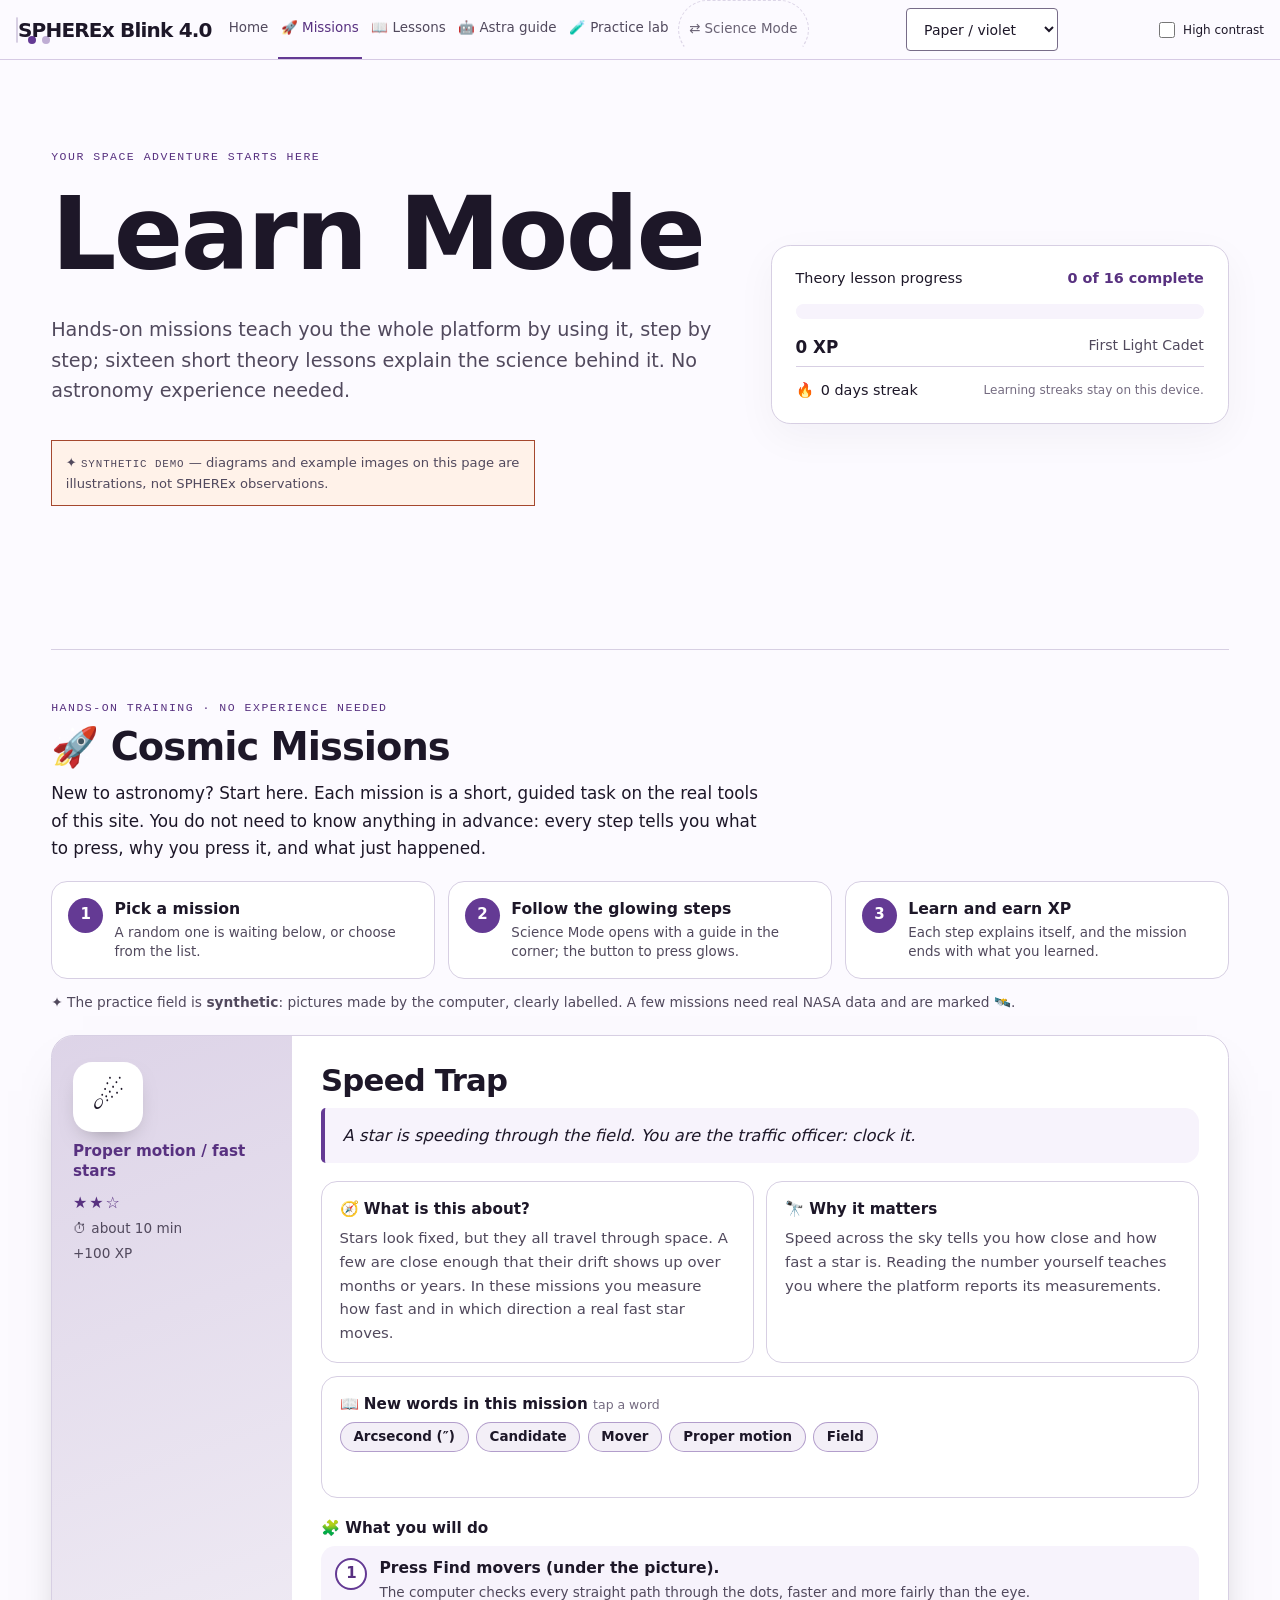
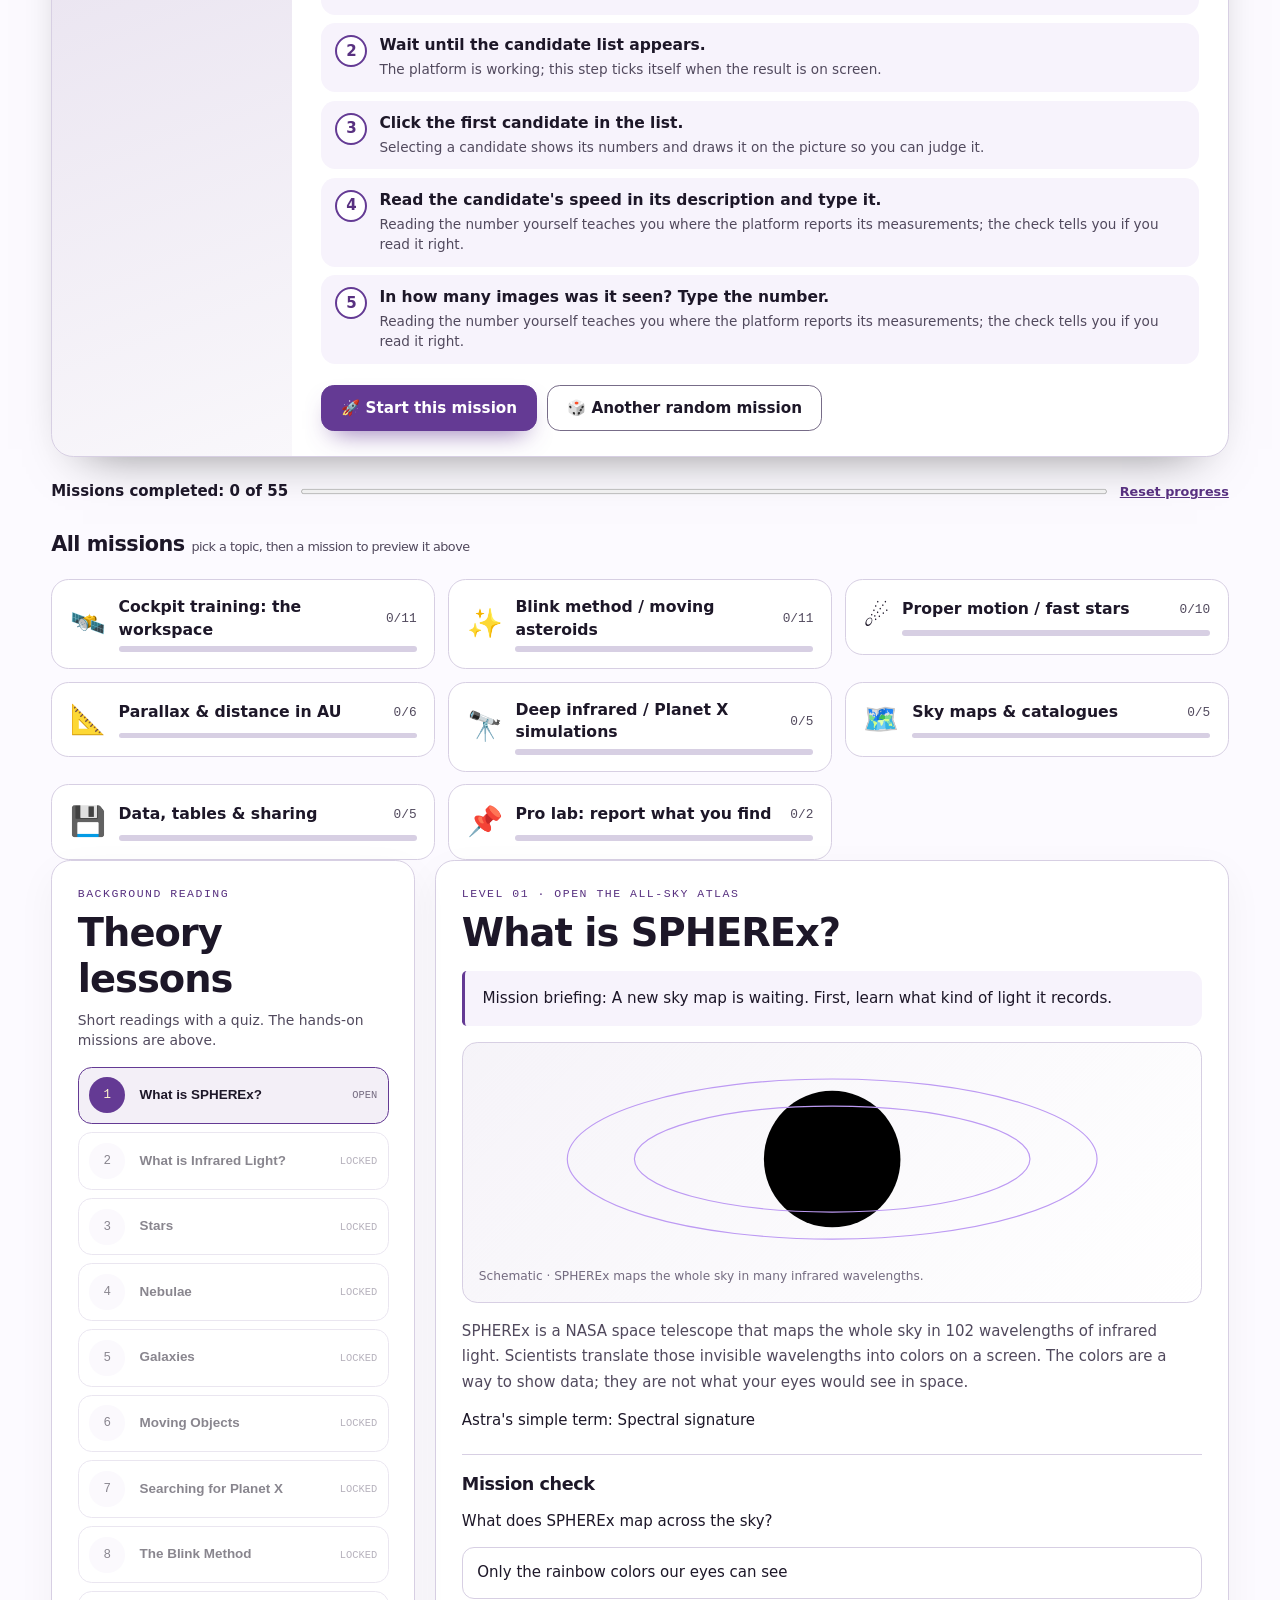
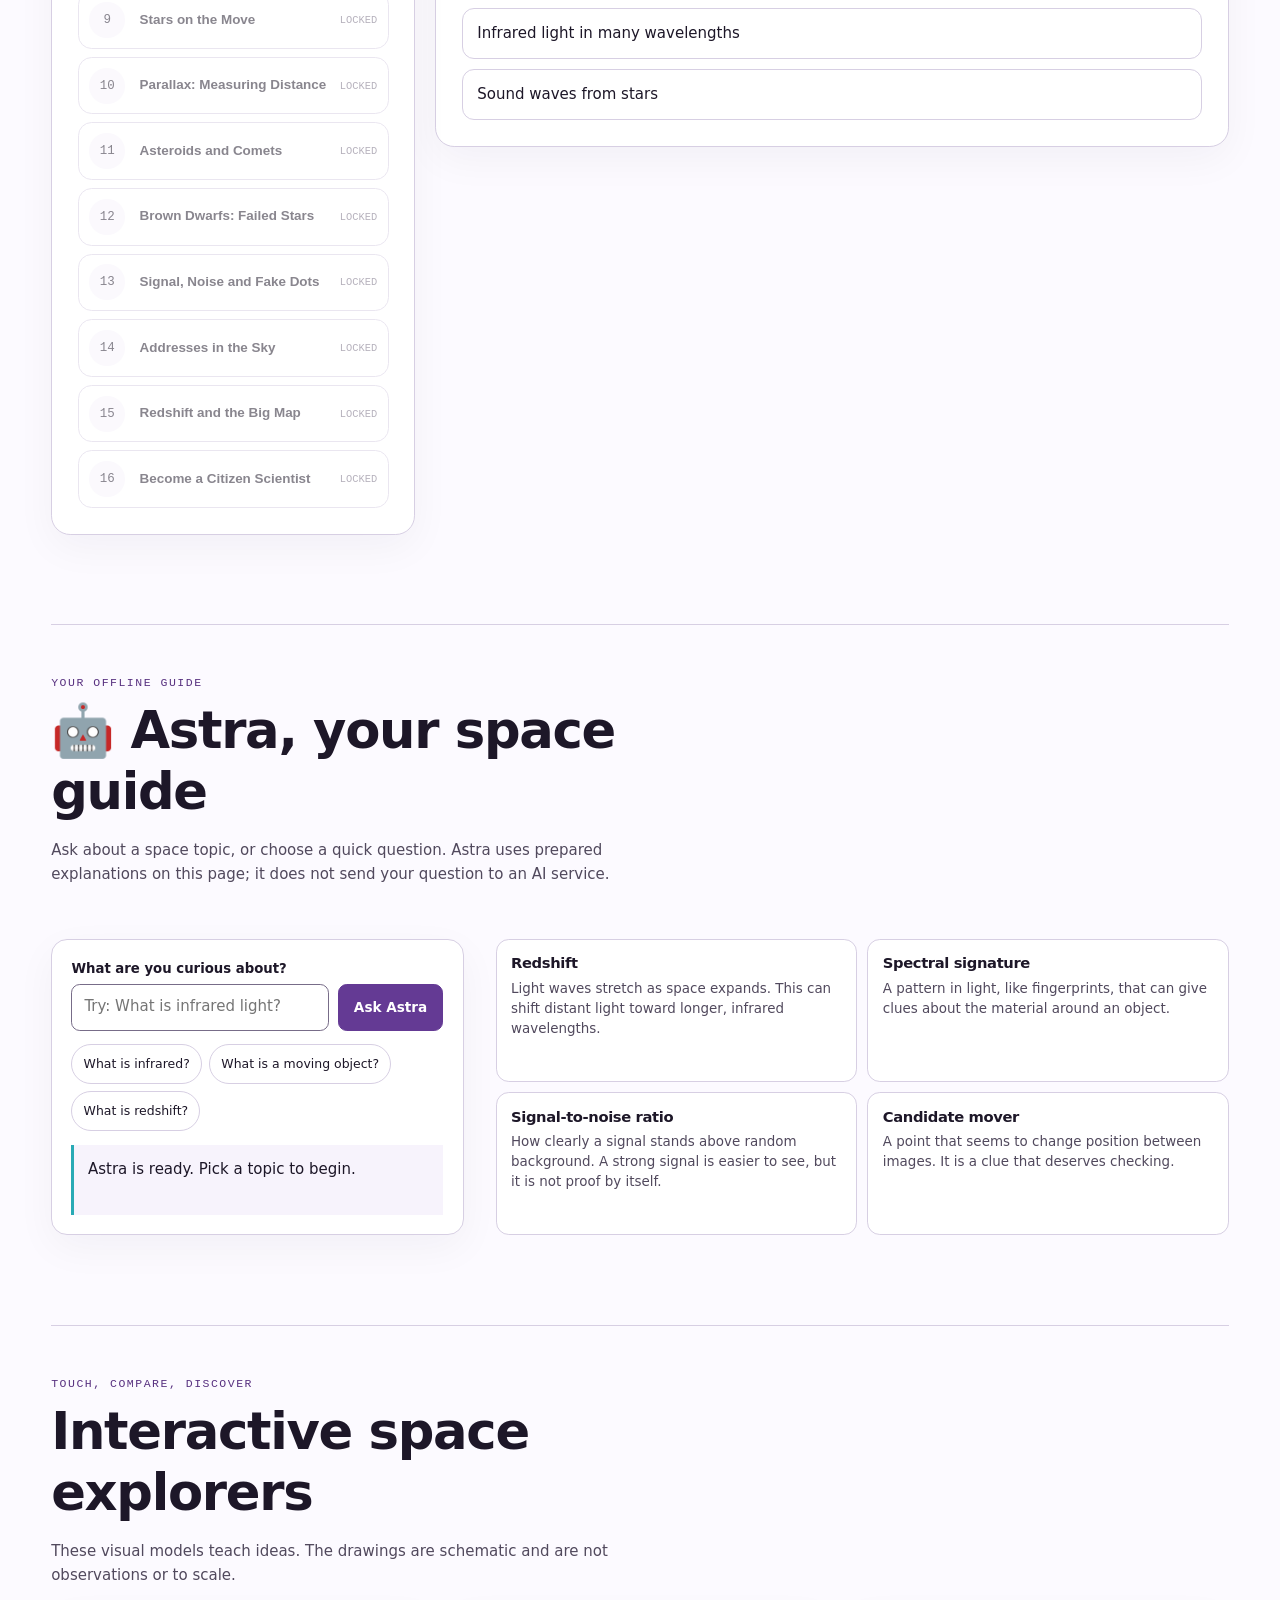
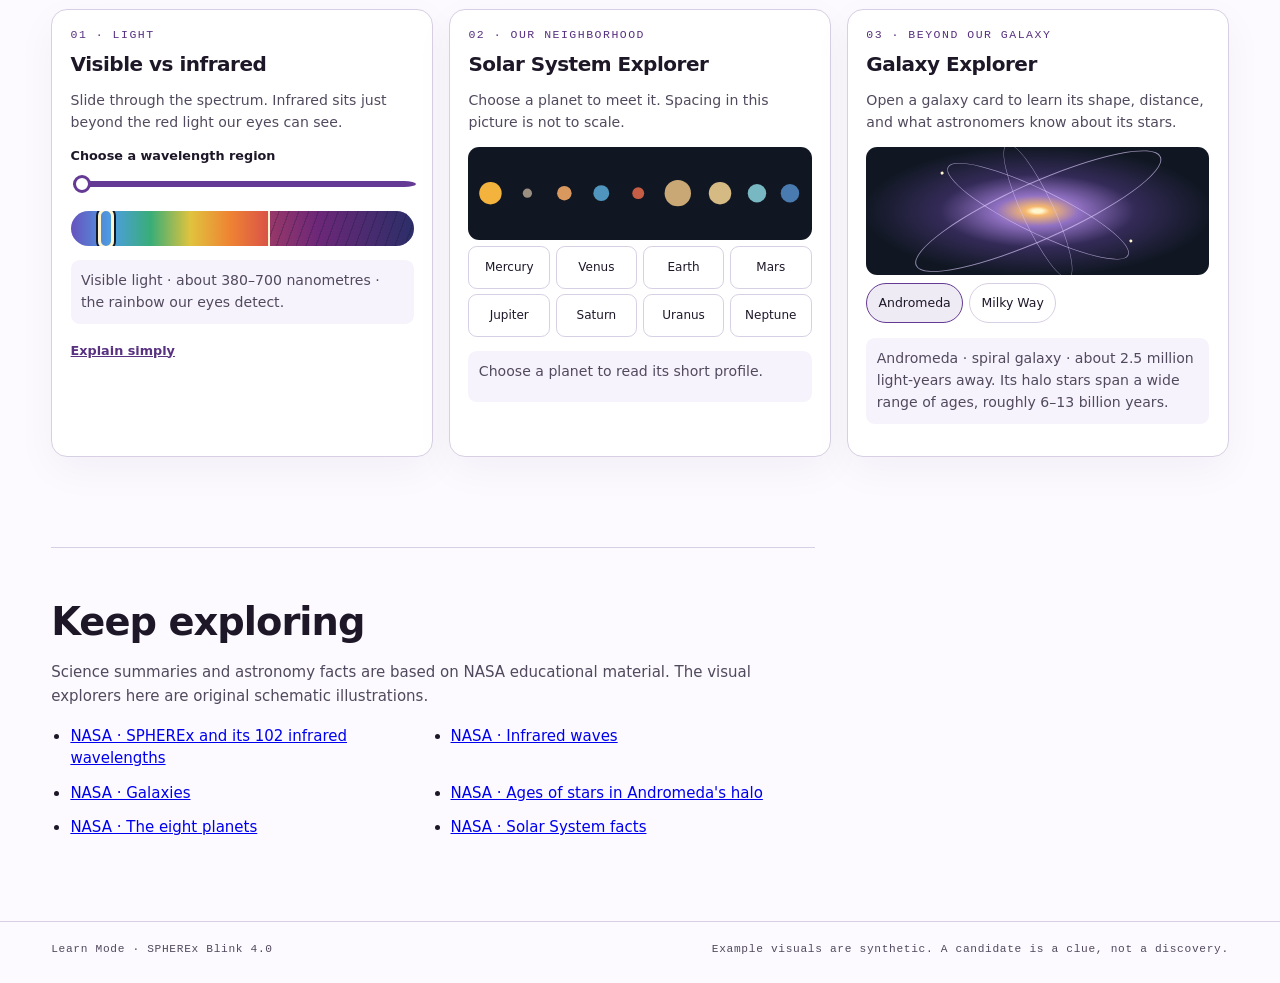
<file: frontend/learn.html>
<!doctype html>
<html lang="en" data-theme="nebula">
<head>
  <meta charset="utf-8"><meta name="viewport" content="width=device-width,initial-scale=1"><meta name="theme-color" content="#FCFAFF">
  <title>Learn Mode · SPHEREx Blink 4.0</title>
  <script>try{var t=new URLSearchParams(location.search).get("theme")||localStorage.getItem("spherex-blink-theme");if(/^(midnight|nebula|deep-space|observatory|light|classic)$/.test(t))document.documentElement.dataset.theme=t}catch(e){}</script>
  <link rel="stylesheet" href="css/styles.css?v=23"><link rel="stylesheet" href="css/instrument.css"><link rel="stylesheet" href="css/overview.css?v=2"><link rel="stylesheet" href="css/learn.css?v=1">
</head>
<body class="learn-page">
  <a class="skip-link" href="#missions">Skip to your missions</a>
  <header class="site-header overview-header learn-header" id="top" data-page="learn">
    <a class="site-brand overview-brand" href="overview.html" aria-label="SPHEREx Blink home"><span class="brand-logo" aria-hidden="true"></span><span>SPHEREx Blink 4.0</span></a>
    <select id="theme-select" data-default-theme="nebula" aria-label="Colour theme"></select>
  </header>
  <main id="learn-main">
    <section class="learn-hero" aria-labelledby="learn-title">
      <div><p class="learn-kicker">Your space adventure starts here</p><h1 id="learn-title">Learn Mode</h1><p>Hands-on missions teach you the whole platform by using it, step by step; sixteen short theory lessons explain the science behind it. No astronomy experience needed.</p><p class="synthetic-notice"><span aria-hidden="true">✦</span> <strong>SYNTHETIC DEMO</strong> — diagrams and example images on this page are illustrations, not SPHEREx observations.</p></div>
      <aside class="learn-progress-card" aria-label="Your learning progress"><div class="progress-heading"><span>Theory lesson progress</span><strong id="progress-label">0 of 16 complete</strong></div><progress id="mission-progress" max="100" value="0">0%</progress><p><strong id="xp-total">0 XP</strong><span id="rank-label">First Light Cadet</span></p><div class="streak-line"><span aria-hidden="true">🔥</span> <span id="streak-label">0 day streak</span><span class="streak-help">Learning streaks stay on this device.</span></div></aside>
    </section>

    <!-- ============ Cosmic Missions (features/missions.js, missionsPinView.js; run in Science Mode by missionRunner.js) ============ -->
    <section class="learn-section cm" id="missions" aria-labelledby="missions-title">
      <div class="cm-intro">
        <p class="learn-kicker">Hands-on training · no experience needed</p>
        <h2 id="missions-title">🚀 Cosmic Missions</h2>
        <p class="cm-lead">New to astronomy? Start here. Each mission is a short, guided task on the real tools of this site. You do not need to know anything in advance: every step tells you what to press, why you press it, and what just happened.</p>
        <ol class="cm-how" aria-label="How a mission works">
          <li><span>1</span><strong>Pick a mission</strong><small>A random one is waiting below, or choose from the list.</small></li>
          <li><span>2</span><strong>Follow the glowing steps</strong><small>Science Mode opens with a guide in the corner; the button to press glows.</small></li>
          <li><span>3</span><strong>Learn and earn XP</strong><small>Each step explains itself, and the mission ends with what you learned.</small></li>
        </ol>
        <p class="cm-note">✦ The practice field is <strong>synthetic</strong>: pictures made by the computer, clearly labelled. A few missions need real NASA data and are marked 🛰️.</p>
      </div>

      <article class="cm-card" id="mission-card" aria-live="polite">
        <div class="cm-card-side">
          <span class="cm-icon" id="mission-icon" aria-hidden="true">🚀</span>
          <p class="cm-category" id="mission-category"></p>
          <p class="cm-meta" id="mission-meta"></p>
        </div>
        <div class="cm-card-main">
          <h3 class="cm-title" id="mission-title"></h3>
          <p class="cm-story" id="mission-story"></p>
          <div class="cm-blocks">
            <section class="cm-block"><h4>🧭 What is this about?</h4><p id="mission-intro"></p></section>
            <section class="cm-block"><h4>🔭 Why it matters</h4><p id="mission-why"></p></section>
          </div>
          <section class="cm-block cm-words"><h4>📖 New words in this mission <small>tap a word</small></h4><div class="cm-terms" id="mission-terms"></div><p class="cm-term-def" id="mission-term-def" aria-live="polite"></p></section>
          <h4 class="cm-steps-title">🧩 What you will do</h4>
          <ol id="mission-steps-preview" class="cm-steps"></ol>
          <p class="cm-feedback" id="mission-feedback" hidden></p>
          <div class="cm-actions">
            <a class="learn-button learn-button-primary cm-start" id="mission-go" href="#">🚀 Start this mission</a>
            <button type="button" class="learn-button" id="mission-random-btn">🎲 Another random mission</button>
          </div>
        </div>
      </article>

      <div class="cm-progress">
        <strong id="cm-progress"></strong>
        <progress id="cm-progress-bar" value="0" max="1"></progress>
        <button type="button" class="text-button" id="mission-reset-btn">Reset progress</button>
      </div>
      <h3 class="cm-all-title">All missions <small>pick a topic, then a mission to preview it above</small></h3>
      <div id="mission-catalogue" class="cm-catalogue"></div>
    </section>

    <div class="learn-layout">
      <aside class="path-card" aria-labelledby="path-title"><p class="learn-kicker">Background reading</p><h2 id="path-title">Theory lessons</h2><p class="path-hint">Short readings with a quiz. The hands-on missions are above.</p><ol id="learning-path" class="learning-path" aria-label="Sixteen learning levels"></ol></aside>
      <section id="lesson-panel" class="lesson-panel" aria-labelledby="lesson-title" aria-live="polite" aria-atomic="false"><p>Loading your first mission…</p></section>
    </div>

    <section class="learn-section astra-section" id="astra" aria-labelledby="astra-title">
      <div class="section-heading"><p class="learn-kicker">Your offline guide</p><h2 id="astra-title">🤖 Astra, your space guide</h2><p>Ask about a space topic, or choose a quick question. Astra uses prepared explanations on this page; it does not send your question to an AI service.</p></div>
      <div class="astra-card"><form id="astra-form"><label for="astra-question">What are you curious about?</label><div class="astra-input-row"><input id="astra-question" maxlength="180" placeholder="Try: What is infrared light?" autocomplete="off"><button class="learn-button learn-button-primary" type="submit">Ask Astra</button></div></form><div class="astra-quick" aria-label="Ask a suggested question"><button type="button" data-ask="What is infrared light?">What is infrared?</button><button type="button" data-ask="What is a candidate mover?">What is a moving object?</button><button type="button" data-ask="What is redshift?">What is redshift?</button></div><p id="astra-answer" class="astra-answer" role="status" aria-live="polite">Astra is ready. Pick a topic to begin.</p></div>
      <div class="glossary-grid" aria-label="Simple science explanations"><article><h3>Redshift</h3><p>Light waves stretch as space expands. This can shift distant light toward longer, infrared wavelengths.</p></article><article><h3>Spectral signature</h3><p>A pattern in light, like fingerprints, that can give clues about the material around an object.</p></article><article><h3>Signal-to-noise ratio</h3><p>How clearly a signal stands above random background. A strong signal is easier to see, but it is not proof by itself.</p></article><article><h3>Candidate mover</h3><p>A point that seems to change position between images. It is a clue that deserves checking.</p></article></div>
    </section>

    <section class="learn-section explorer-section" aria-labelledby="explorer-title"><div class="section-heading"><p class="learn-kicker">Touch, compare, discover</p><h2 id="explorer-title">Interactive space explorers</h2><p>These visual models teach ideas. The drawings are schematic and are not observations or to scale.</p></div>
      <div class="explorer-grid">
        <article class="explorer-card" id="infrared-explorer"><p class="explorer-number">01 · Light</p><h3>Visible vs infrared</h3><p>Slide through the spectrum. Infrared sits just beyond the red light our eyes can see.</p><label for="spectrum-slider">Choose a wavelength region</label><input id="spectrum-slider" type="range" min="0" max="2" step="1" value="0"><div class="spectrum-visual" aria-hidden="true"><span class="spectrum-visible"></span><span class="spectrum-infrared"></span><span class="spectrum-marker" id="spectrum-marker"></span></div><p class="explorer-readout" id="spectrum-readout" aria-live="polite">Visible light · about 380–700 nanometres · the rainbow our eyes detect.</p><button class="text-button" type="button" data-explain="infrared">Explain simply</button></article>
        <article class="explorer-card" id="solar-system-explorer"><p class="explorer-number">02 · Our neighborhood</p><h3>Solar System Explorer</h3><p>Choose a planet to meet it. Spacing in this picture is not to scale.</p><svg class="orbit-art" viewBox="0 0 520 140" role="img" aria-label="Schematic row of the eight planets, not to scale"><path d="M24 70H496" stroke="currentColor" stroke-opacity=".25" stroke-dasharray="4 8"/><circle cx="34" cy="70" r="17" fill="var(--learn-sun)"/><circle cx="90" cy="70" r="7" fill="var(--learn-mercury)"/><circle cx="146" cy="70" r="11" fill="var(--learn-venus)"/><circle cx="202" cy="70" r="12" fill="var(--learn-earth)"/><circle cx="258" cy="70" r="9" fill="var(--learn-mars)"/><circle cx="318" cy="70" r="20" fill="var(--learn-jupiter)"/><circle cx="382" cy="70" r="17" fill="var(--learn-saturn)"/><circle cx="438" cy="70" r="14" fill="var(--learn-uranus)"/><circle cx="488" cy="70" r="14" fill="var(--learn-neptune)"/></svg><div id="planet-picker" class="planet-picker" role="group" aria-label="Choose a planet"></div><p class="explorer-readout" id="planet-readout" aria-live="polite">Choose a planet to read its short profile.</p></article>
        <article class="explorer-card" id="galaxy-explorer"><p class="explorer-number">03 · Beyond our galaxy</p><h3>Galaxy Explorer</h3><p>Open a galaxy card to learn its shape, distance, and what astronomers know about its stars.</p><div class="galaxy-art" aria-hidden="true"><span></span><span></span><span></span></div><div class="galaxy-picker" role="group" aria-label="Choose a galaxy"><button type="button" data-galaxy="andromeda" aria-pressed="true">Andromeda</button><button type="button" data-galaxy="milky-way" aria-pressed="false">Milky Way</button></div><p class="explorer-readout" id="galaxy-readout" aria-live="polite">Andromeda · spiral galaxy · about 2.5 million light-years away. Its halo stars span a wide range of ages, roughly 6–13 billion years.</p></article>
      </div>
    </section>



    <section class="learn-section source-section" aria-labelledby="sources-title"><h2 id="sources-title">Keep exploring</h2><p>Science summaries and astronomy facts are based on NASA educational material. The visual explorers here are original schematic illustrations.</p><ul><li><a href="https://science.nasa.gov/open-science/spherex-universe-map/" target="_blank" rel="noopener">NASA · SPHEREx and its 102 infrared wavelengths</a></li><li><a href="https://science.nasa.gov/ems/07_infraredwaves/" target="_blank" rel="noopener">NASA · Infrared waves</a></li><li><a href="https://science.nasa.gov/universe/galaxies/" target="_blank" rel="noopener">NASA · Galaxies</a></li><li><a href="https://science.nasa.gov/missions/hubble/young-and-old-stars-found-in-andromedas-halo/" target="_blank" rel="noopener">NASA · Ages of stars in Andromeda's halo</a></li><li><a href="https://science.nasa.gov/solar-system/planets/" target="_blank" rel="noopener">NASA · The eight planets</a></li><li><a href="https://science.nasa.gov/solar-system/solar-system-facts/" target="_blank" rel="noopener">NASA · Solar System facts</a></li></ul></section>
  </main>
  <footer class="learn-footer"><span>Learn Mode · SPHEREx Blink 4.0</span><span>Example visuals are synthetic. A candidate is a clue, not a discovery.</span></footer>
  <script type="module" src="js/siteHeader.js"></script>
  <script type="module" src="js/learnPage.js"></script>
  <script type="module">import { setupMissions } from "./js/features/missionsPinView.js"; setupMissions();</script>
  <script type="module" src="js/features/highContrast.js"></script>
</body>
</html>
</file>
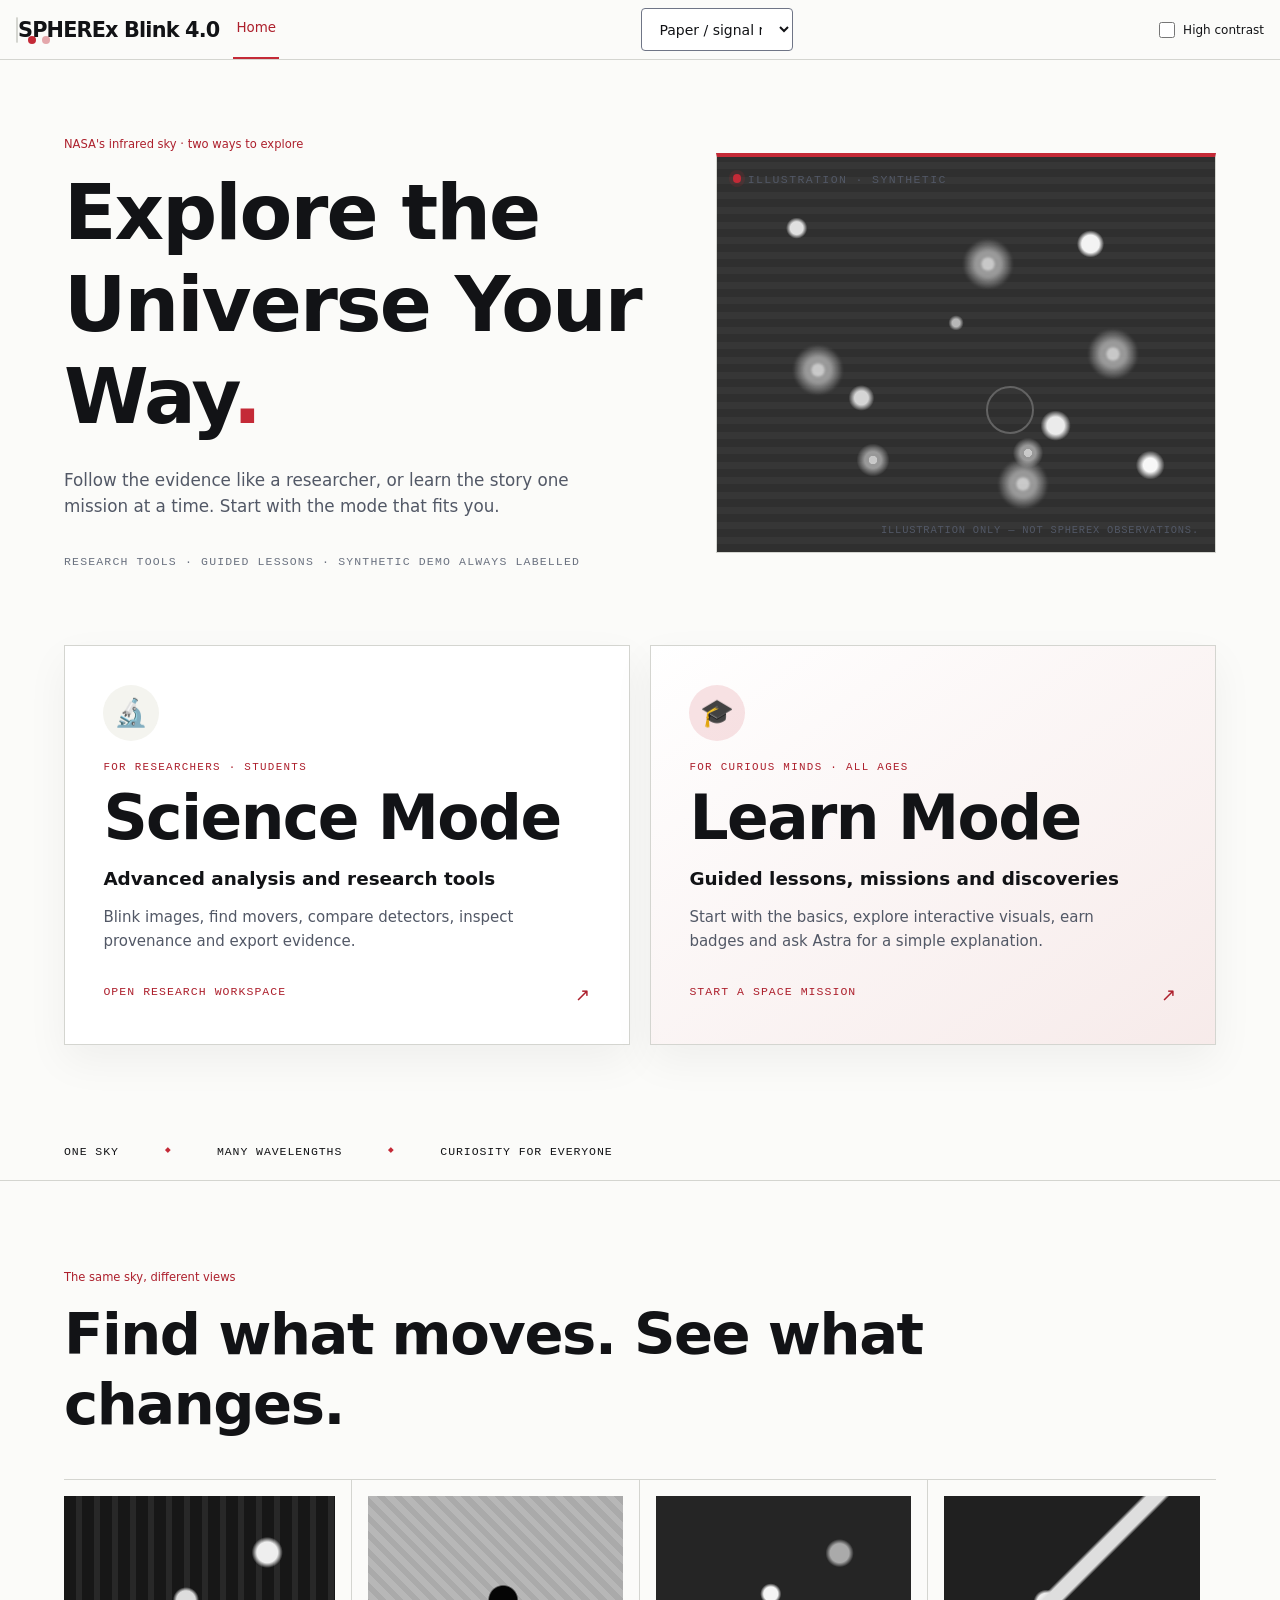
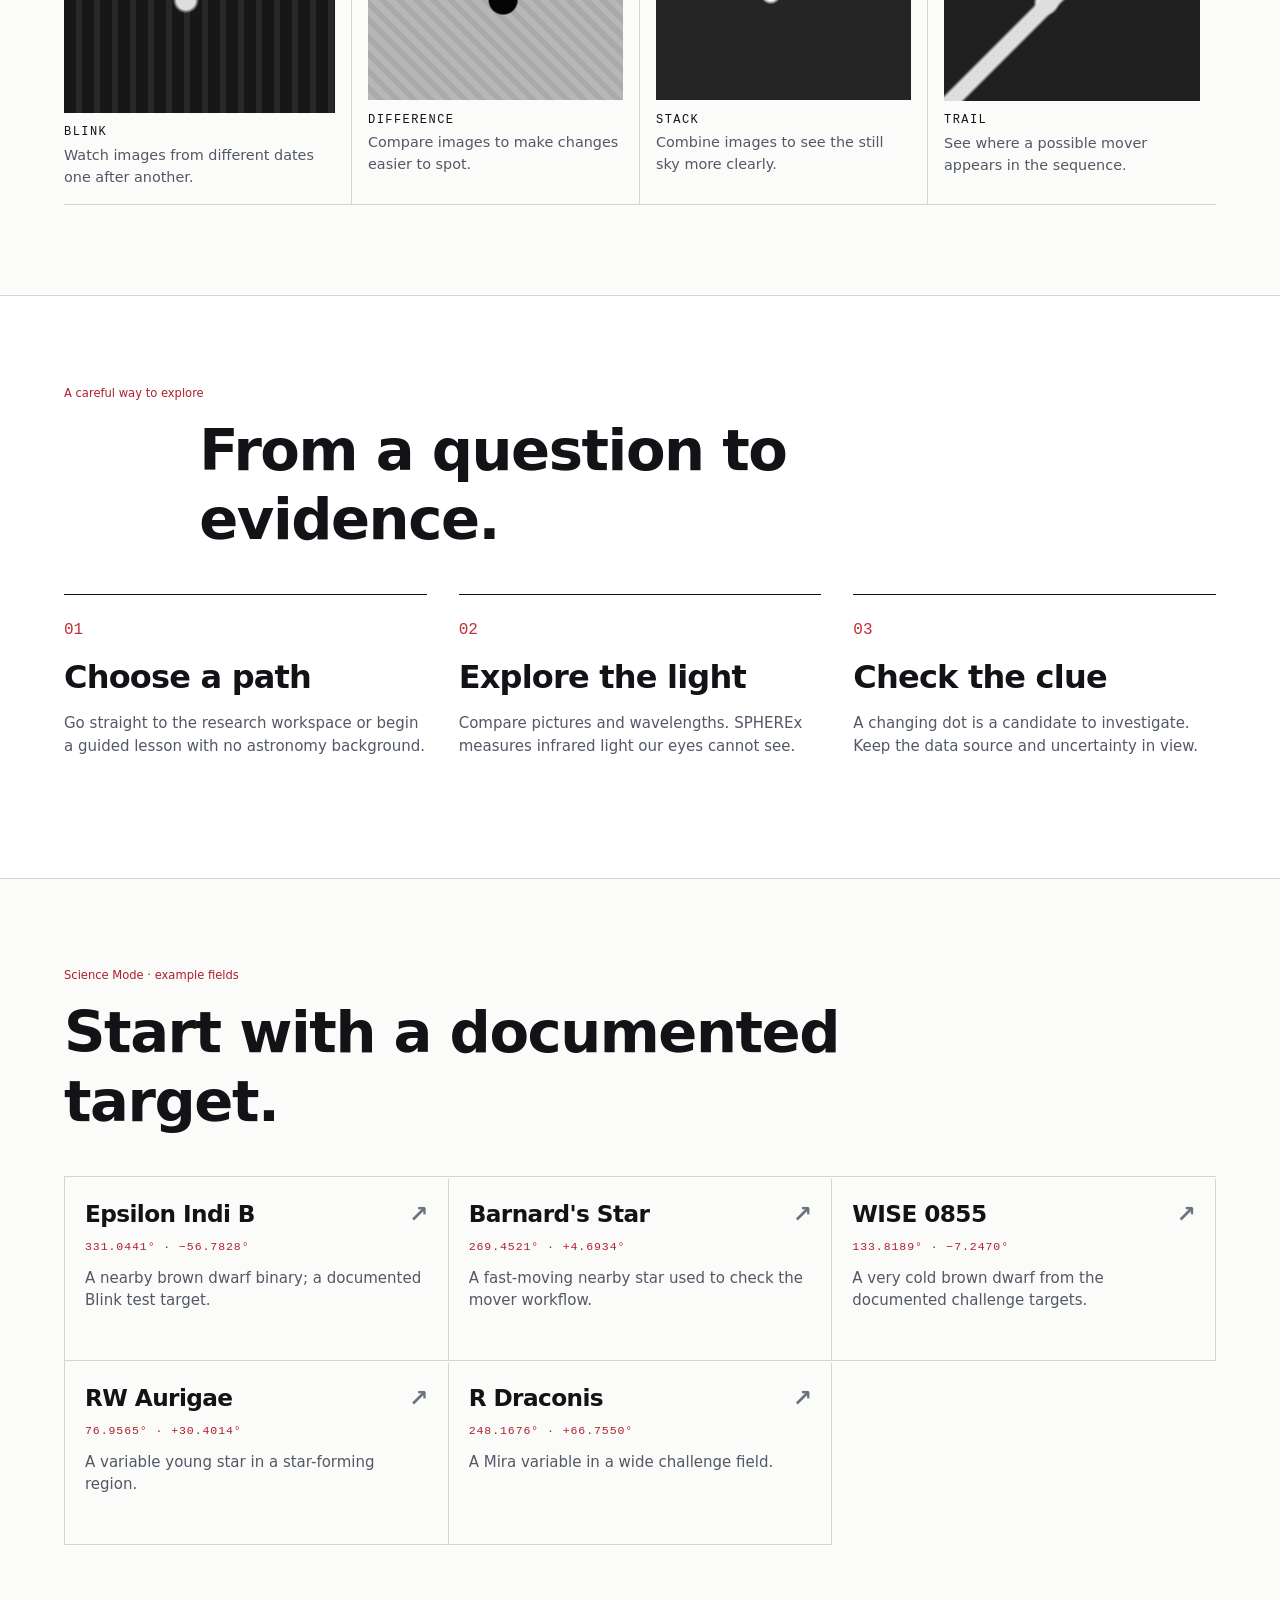
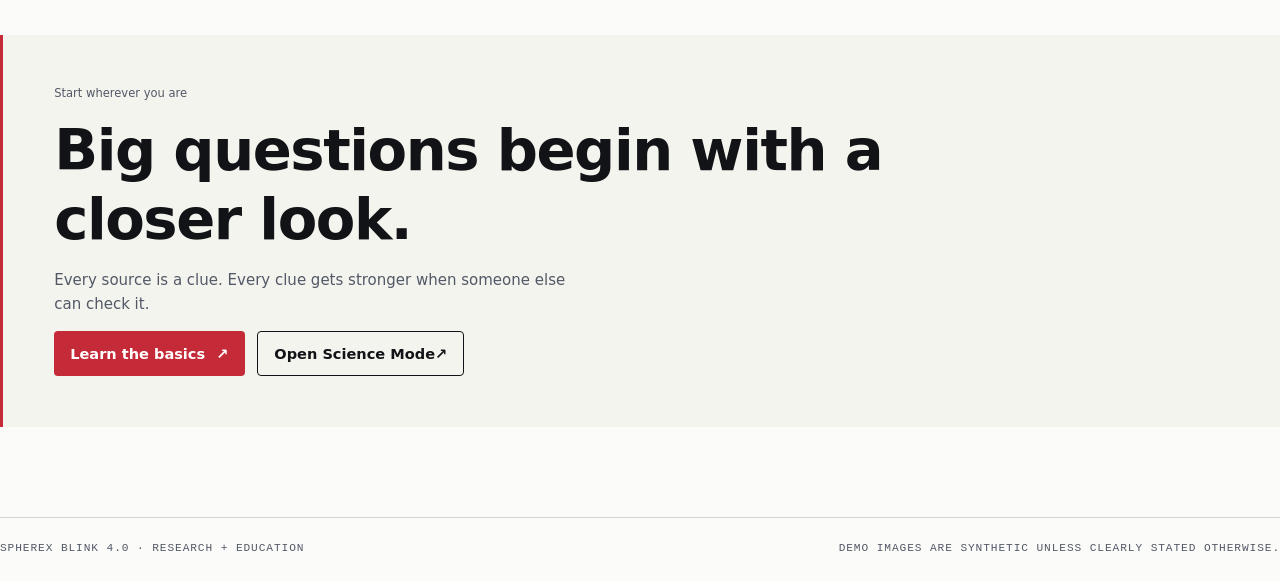
<file: frontend/overview.html>
<!doctype html>
<html lang="en" data-theme="light">
<head>
  <meta charset="utf-8"><meta name="viewport" content="width=device-width,initial-scale=1">
  <meta name="theme-color" content="#FBFBF9"><title>SPHEREx Blink 4.0 · Explore the Universe Your Way</title>
  <script>try{var t=new URLSearchParams(location.search).get("theme")||localStorage.getItem("spherex-blink-theme");if(/^(midnight|nebula|deep-space|observatory|light|classic)$/.test(t))document.documentElement.dataset.theme=t}catch(e){}</script>
  <link rel="stylesheet" href="css/styles.css?v=23"><link rel="stylesheet" href="css/instrument.css"><link rel="stylesheet" href="css/overview.css?v=2"><link rel="stylesheet" href="css/overview-academic.css?v=1">
</head>
<body>
  <a class="skip-link" href="#overview-main">Skip to main content</a>
  <header class="site-header overview-header" id="top" data-page="overview">
    <a class="site-brand overview-brand" href="overview.html" aria-label="SPHEREx Blink 4.0 home"><span class="brand-logo" aria-hidden="true"></span><span>SPHEREx Blink 4.0</span></a>
    <select id="theme-select" data-default-theme="light" aria-label="Colour theme"></select>
  </header>
  <main id="overview-main">
    <section class="overview-hero" aria-labelledby="overview-title">
      <div class="overview-copy">
        <p class="overview-kicker">NASA's infrared sky · two ways to explore</p>
        <h1 id="overview-title">Explore the<br>Universe Your<br>Way<span>.</span></h1>
        <p>Follow the evidence like a researcher, or learn the story one mission at a time. Start with the mode that fits you.</p>
        <p class="overview-meta">Research tools · Guided lessons · Synthetic demo always labelled</p>
      </div>
      <figure class="overview-frame" aria-label="Illustration of a synthetic infrared image sequence">
        <div class="overview-frame-status"><span></span>Illustration · synthetic</div><div class="overview-stars" aria-hidden="true"><i></i><i></i><i></i><i></i><i></i><i></i><b></b></div>
        <figcaption>Illustration only — not SPHEREx observations.</figcaption>
      </figure>
    </section>

    <section class="mode-choices" aria-label="Choose your experience">
      <a class="mode-card mode-card-science" href="index.html#workspace">
        <span class="mode-card-icon" aria-hidden="true">🔬</span><span class="mode-card-kicker">For researchers · students</span>
        <h2>Science Mode</h2><p>Advanced analysis and research tools</p><span class="mode-card-detail">Blink images, find movers, compare detectors, inspect provenance and export evidence.</span><span class="mode-card-cta">Open research workspace <span aria-hidden="true">↗</span></span>
      </a>
      <a class="mode-card mode-card-learn" href="learn.html">
        <span class="mode-card-icon" aria-hidden="true">🎓</span><span class="mode-card-kicker">For curious minds · all ages</span>
        <h2>Learn Mode</h2><p>Guided lessons, missions and discoveries</p><span class="mode-card-detail">Start with the basics, explore interactive visuals, earn badges and ask Astra for a simple explanation.</span><span class="mode-card-cta">Start a space mission <span aria-hidden="true">↗</span></span>
      </a>
    </section>

    <p class="overview-ticker" aria-label="SPHEREx Blink themes"><span>One sky</span><b>◆</b><span>Many wavelengths</span><b>◆</b><span>Curiosity for everyone</span></p>

    <section class="overview-section" aria-labelledby="modes-title"><p class="overview-kicker">The same sky, different views</p><h2 id="modes-title">Find what moves. See what changes.</h2><div class="overview-modes"><article><div class="mode-image mode-blink" aria-hidden="true"></div><p>Blink</p><span>Watch images from different dates one after another.</span></article><article><div class="mode-image mode-difference" aria-hidden="true"></div><p>Difference</p><span>Compare images to make changes easier to spot.</span></article><article><div class="mode-image mode-stack" aria-hidden="true"></div><p>Stack</p><span>Combine images to see the still sky more clearly.</span></article><article><div class="mode-image mode-trail" aria-hidden="true"></div><p>Trail</p><span>See where a possible mover appears in the sequence.</span></article></div></section>

    <section class="overview-method" aria-labelledby="method-title"><p class="overview-kicker">A careful way to explore</p><h2 id="method-title">From a question to evidence.</h2><ol><li><span>01</span><h3>Choose a path</h3><p>Go straight to the research workspace or begin a guided lesson with no astronomy background.</p></li><li><span>02</span><h3>Explore the light</h3><p>Compare pictures and wavelengths. SPHEREx measures infrared light our eyes cannot see.</p></li><li><span>03</span><h3>Check the clue</h3><p>A changing dot is a candidate to investigate. Keep the data source and uncertainty in view.</p></li></ol></section>

    <section class="overview-section overview-presets" aria-labelledby="preset-title"><p class="overview-kicker">Science Mode · example fields</p><h2 id="preset-title">Start with a documented target.</h2><div class="overview-preset-grid"><a href="index.html?ra=331.0441466&amp;dec=-56.7828442&amp;fov=5&amp;det=D2#workspace"><h3>Epsilon Indi B <span>↗</span></h3><p class="preset-coords">331.0441° · −56.7828°</p><p>A nearby brown dwarf binary; a documented Blink test target.</p></a><a href="index.html?ra=269.452077&amp;dec=4.693365&amp;fov=5&amp;det=D2#workspace"><h3>Barnard's Star <span>↗</span></h3><p class="preset-coords">269.4521° · +4.6934°</p><p>A fast-moving nearby star used to check the mover workflow.</p></a><a href="index.html?ra=133.8189083&amp;dec=-7.247048&amp;fov=5&amp;det=D2#workspace"><h3>WISE 0855 <span>↗</span></h3><p class="preset-coords">133.8189° · −7.2470°</p><p>A very cold brown dwarf from the documented challenge targets.</p></a><a href="index.html?ra=76.956526&amp;dec=30.401438&amp;fov=5&amp;det=D1#workspace"><h3>RW Aurigae <span>↗</span></h3><p class="preset-coords">76.9565° · +30.4014°</p><p>A variable young star in a star-forming region.</p></a><a href="index.html?ra=248.167611&amp;dec=66.754979&amp;fov=30&amp;det=D4#workspace"><h3>R Draconis <span>↗</span></h3><p class="preset-coords">248.1676° · +66.7550°</p><p>A Mira variable in a wide challenge field.</p></a></div></section>

    <section class="overview-callout"><p class="overview-kicker">Start wherever you are</p><h2>Big questions begin with a closer look.</h2><p>Every source is a clue. Every clue gets stronger when someone else can check it.</p><div class="overview-actions"><a class="overview-primary" href="learn.html">Learn the basics <span aria-hidden="true">↗</span></a><a class="overview-secondary" href="index.html#workspace">Open Science Mode <span aria-hidden="true">↗</span></a></div></section>
  </main>
  <footer class="overview-footer"><span>SPHEREx Blink 4.0 · Research + Education</span><span>Demo images are synthetic unless clearly stated otherwise.</span></footer>
  <script type="module" src="js/siteHeader.js"></script>
  <script type="module" src="js/features/highContrast.js"></script>
</body>
</html>
</file>
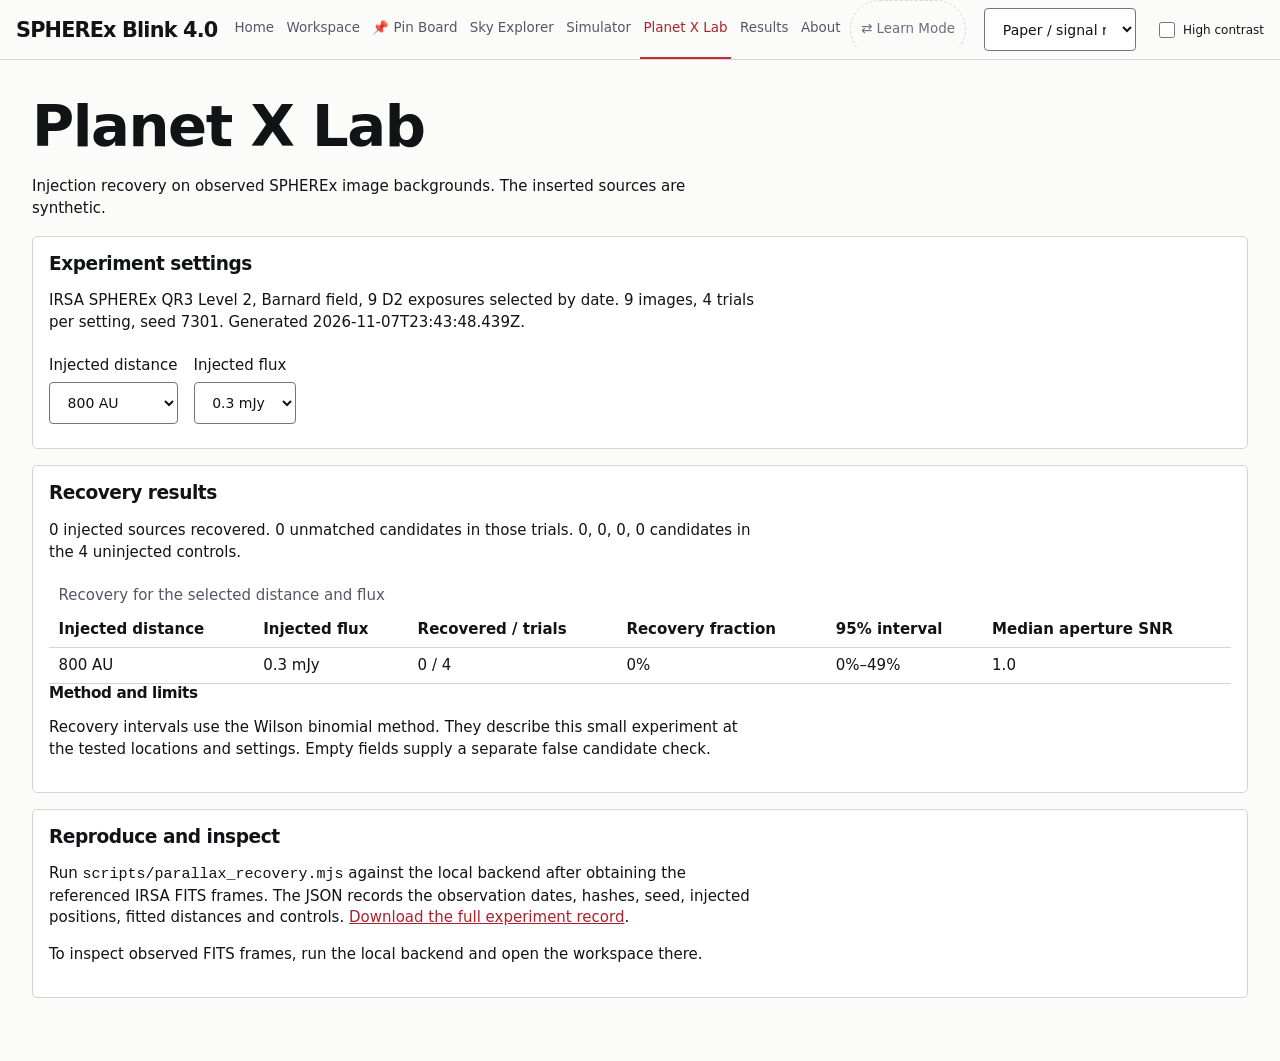
<file: frontend/planet-x.html>
<!doctype html>
<html lang="en" data-theme="light"><head><meta charset="utf-8"><meta name="viewport" content="width=device-width,initial-scale=1"><meta name="theme-color" content="#FBFBF9">
<title>Planet X Lab · SPHEREx Blink</title><script>try{var t=new URLSearchParams(location.search).get("theme")||localStorage.getItem("spherex-blink-theme");if(/^(midnight|nebula|deep-space|observatory|light|classic)$/.test(t))document.documentElement.dataset.theme=t}catch(e){}</script><link rel="stylesheet" href="css/styles.css?v=21"><link rel="stylesheet" href="css/exploration.css"><link rel="stylesheet" href="css/instrument.css">
  </head>
<body><a class="skip-link" href="#lab">Skip to lab</a><header class="site-header" id="top" data-page="planet-x">
    <a class="site-brand" href="overview.html">SPHEREx Blink</a>
    <select id="theme-select" data-default-theme="light" aria-label="Colour theme"></select>
  </header>
  <script type="module" src="js/siteHeader.js"></script>
  <div class="explore">
<main id="lab" tabindex="-1"><h1>Planet X Lab</h1><p>Injection recovery on observed SPHEREx image backgrounds. The inserted sources are synthetic.</p>
<section class="panel"><h2>Experiment settings</h2><p id="provenance" role="status">Loading experiment…</p><label>Injected distance <select id="distance"></select></label><label>Injected flux <select id="flux"></select></label></section>
<section class="panel"><h2>Recovery results</h2><p id="summary" role="status"></p>
<div class="table-scroll"><table><caption>Recovery for the selected distance and flux</caption><thead><tr><th scope="col">Injected distance</th><th scope="col">Injected flux</th><th scope="col">Recovered / trials</th><th scope="col">Recovery fraction</th><th scope="col">95% interval</th><th scope="col">Median aperture SNR</th></tr></thead><tbody id="rows"></tbody></table></div>
<h3>Method and limits</h3><p>Recovery intervals use the Wilson binomial method. They describe this small experiment at the tested locations and settings. Empty fields supply a separate false candidate check.</p></section>
<section class="panel"><h2>Reproduce and inspect</h2><p>Run <code>scripts/parallax_recovery.mjs</code> against the local backend after obtaining the referenced IRSA FITS frames. The JSON records the observation dates, hashes, seed, injected positions, fitted distances and controls. <a href="data/parallax_recovery.json">Download the full experiment record</a>.</p><p><a id="workspace" hidden>Open the observed field in the workspace</a><span id="workspace-help" hidden>To inspect observed FITS frames, run the local backend and open the workspace there.</span></p></section></main></div><script type="module" src="js/planetXLab.js"></script><script type="module" src="js/features/highContrast.js"></script></body></html>
</file>
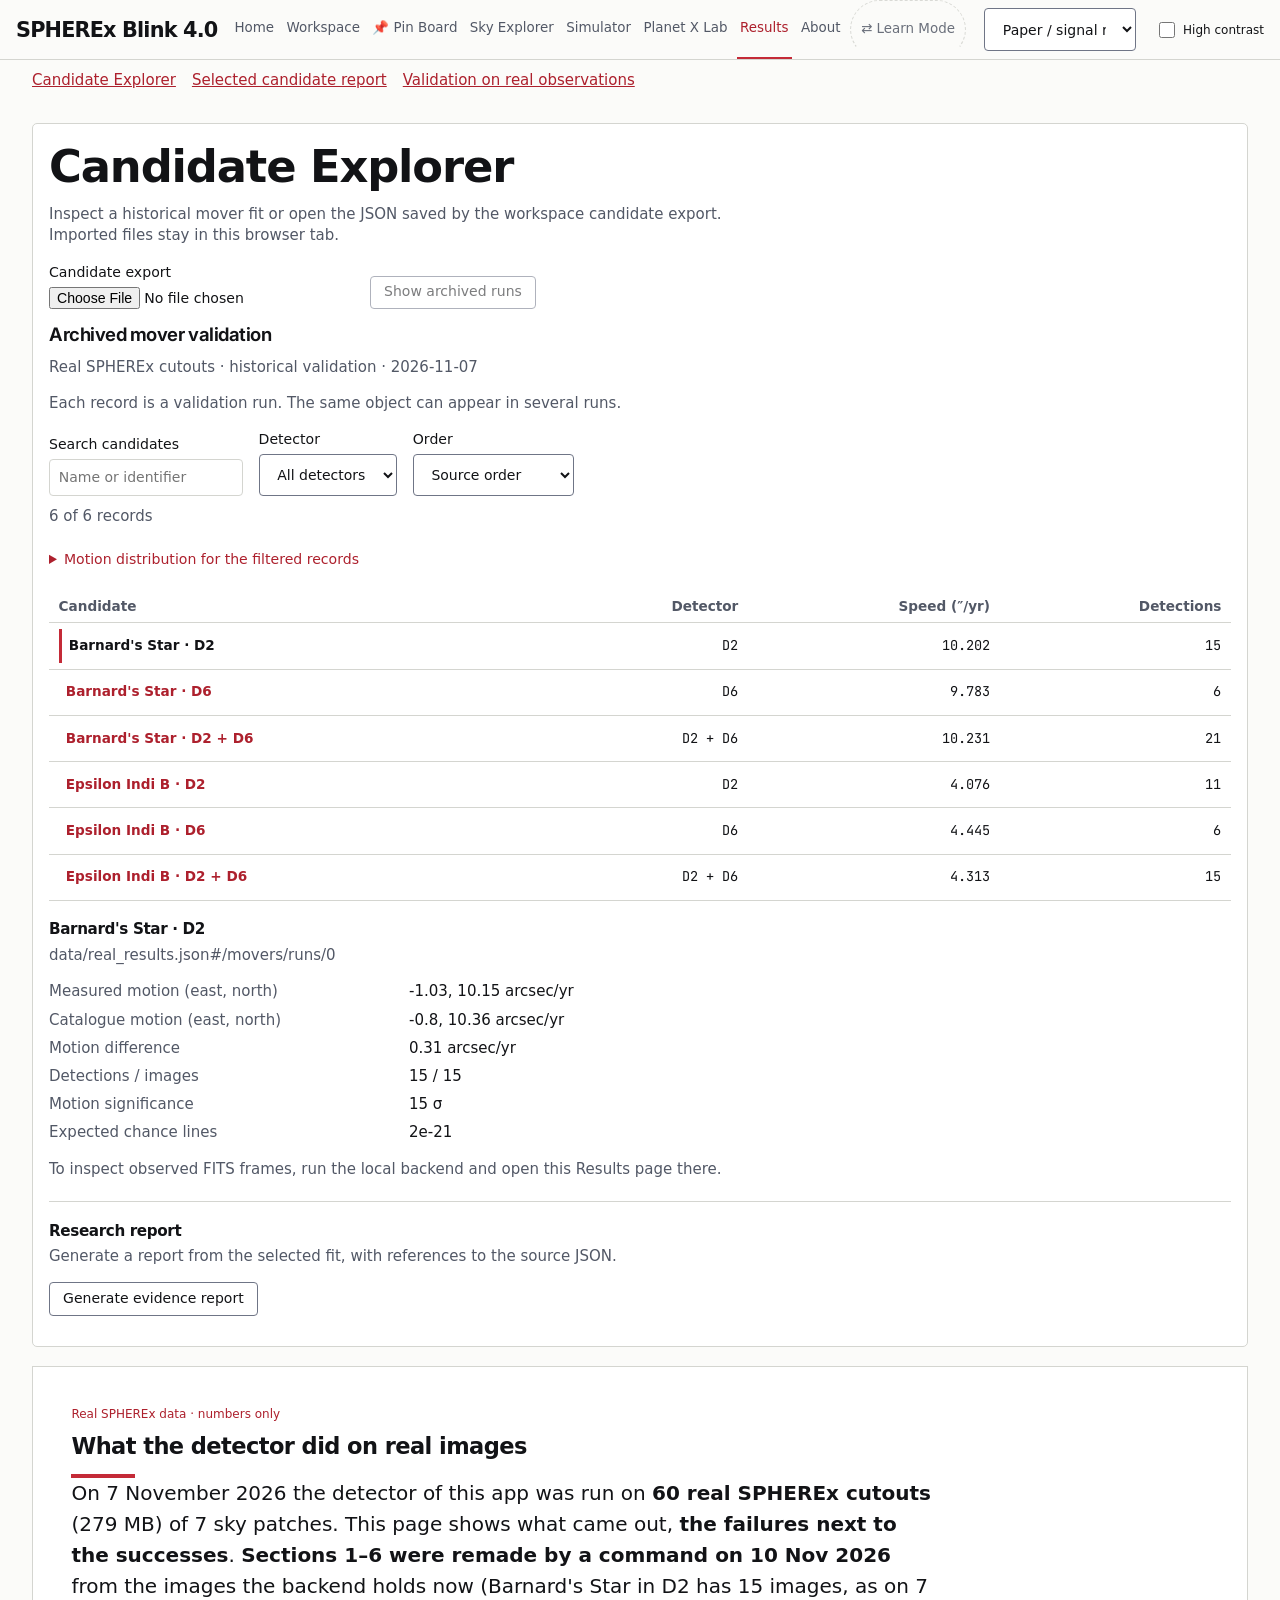
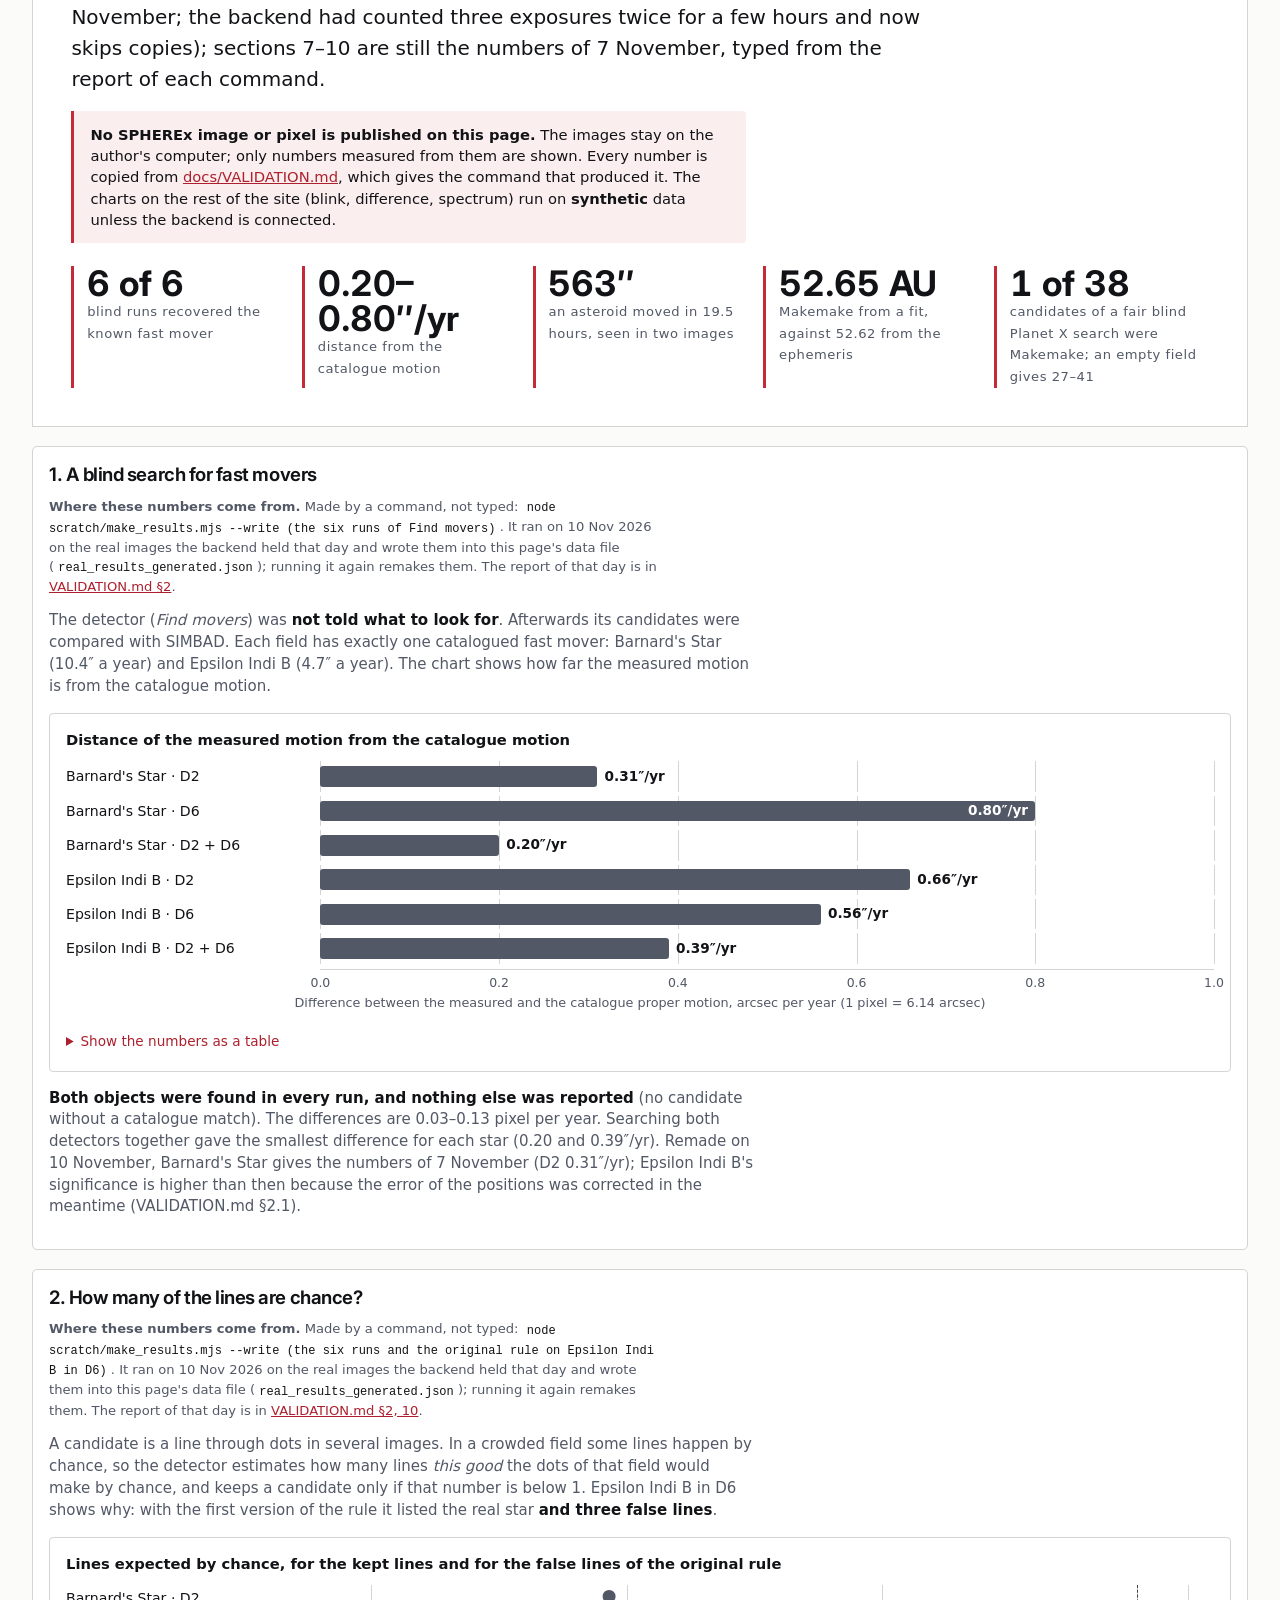
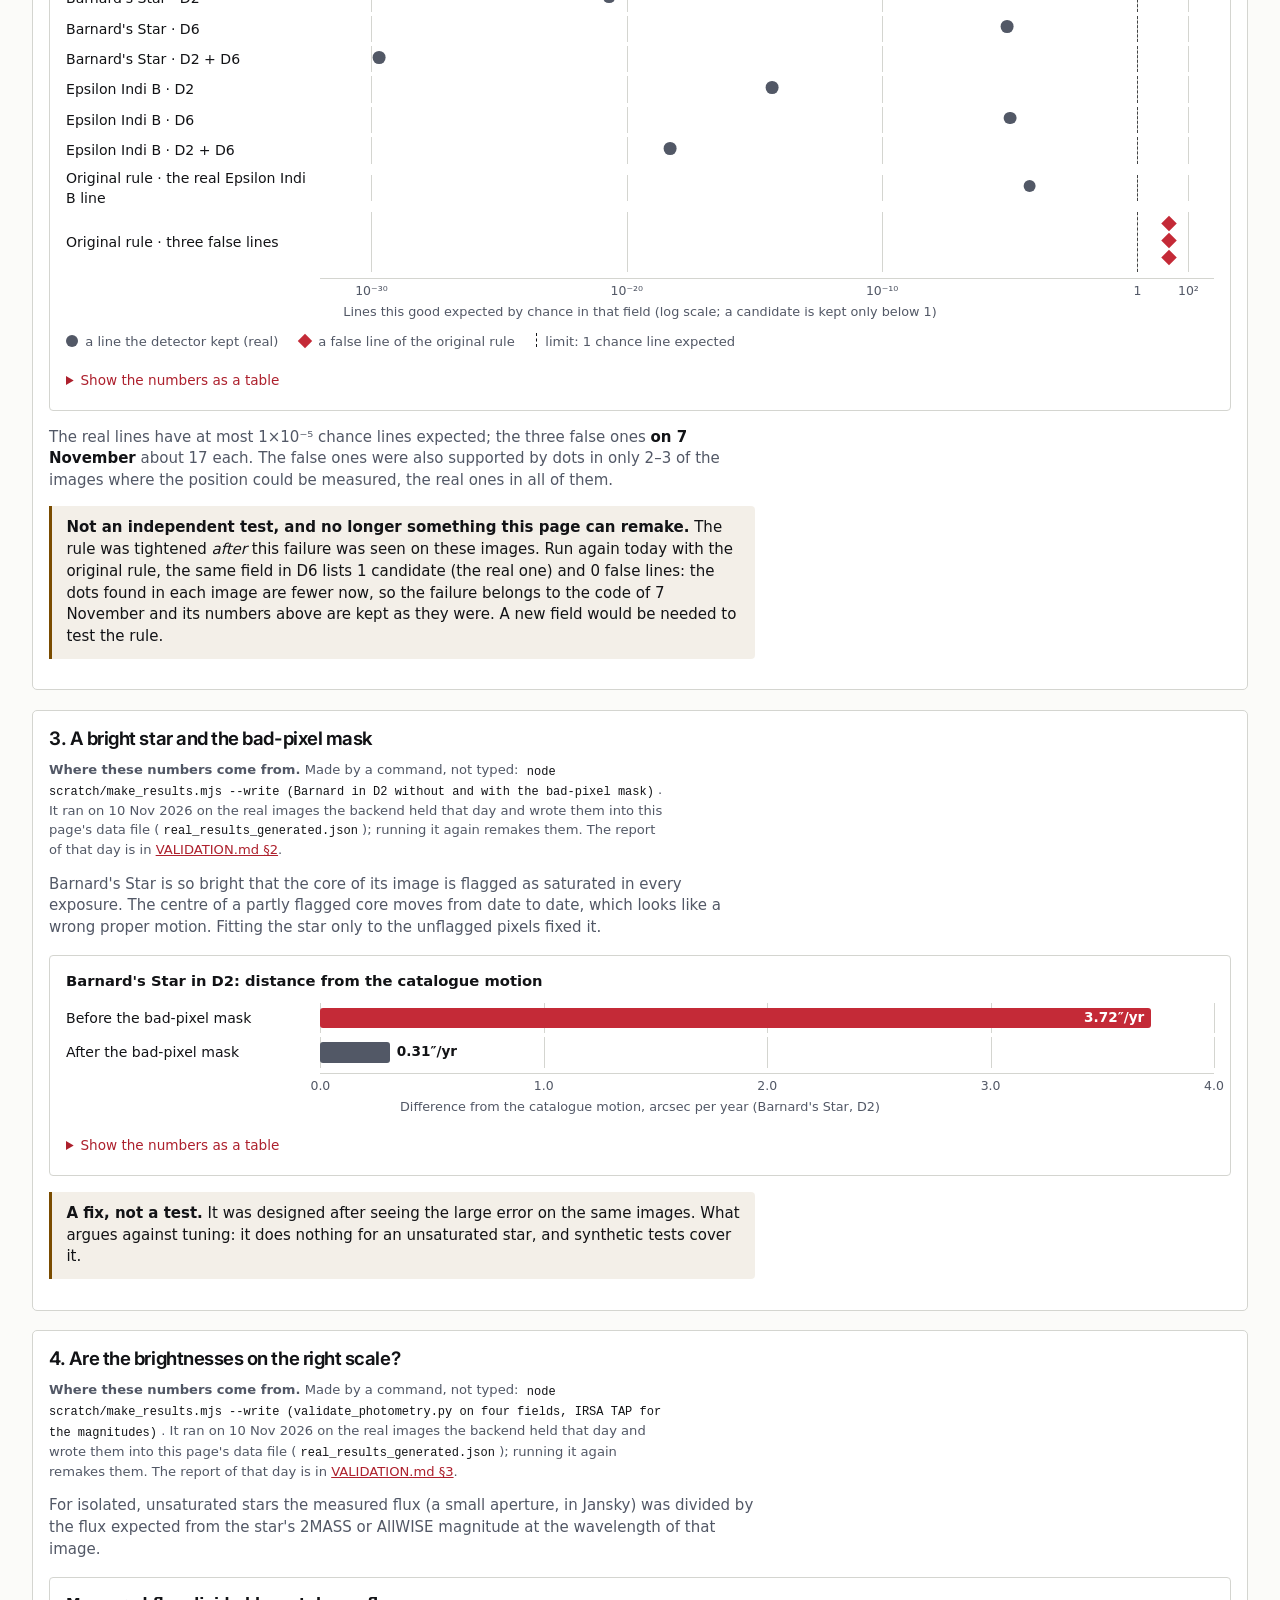
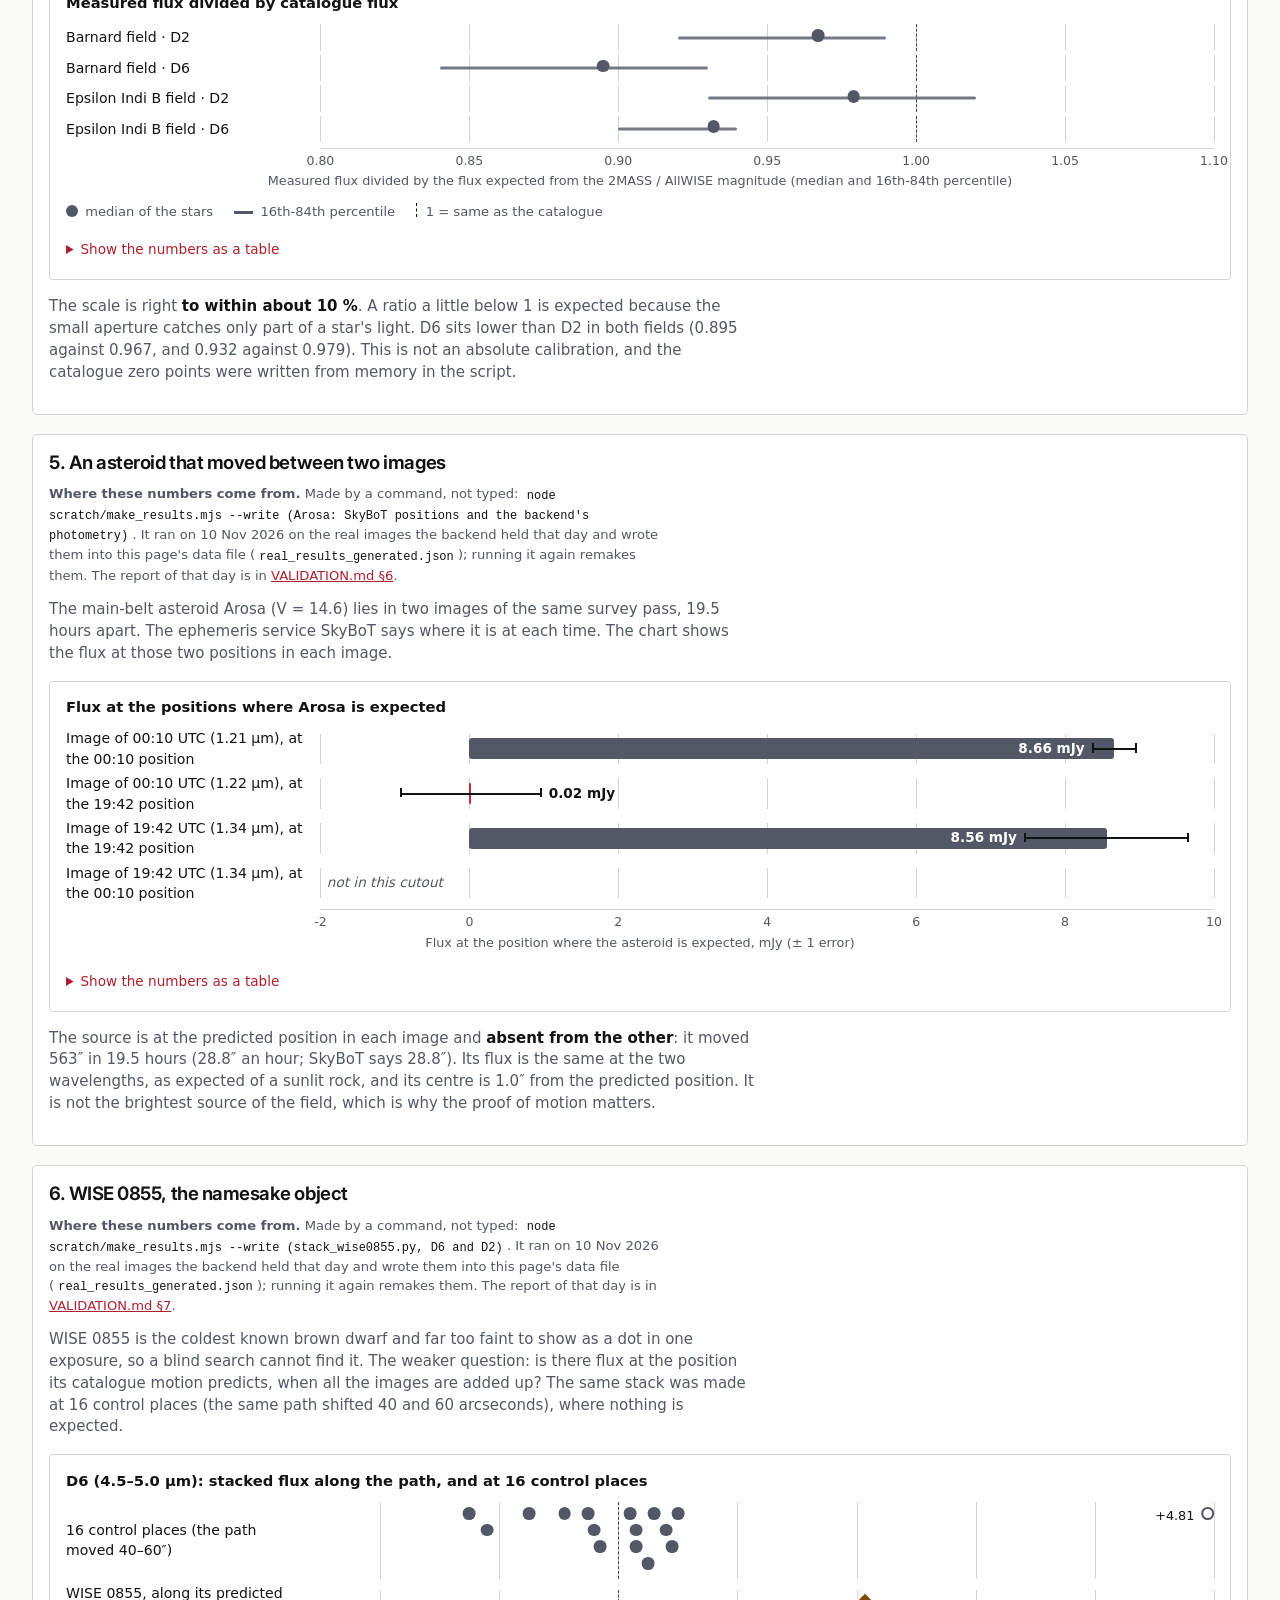
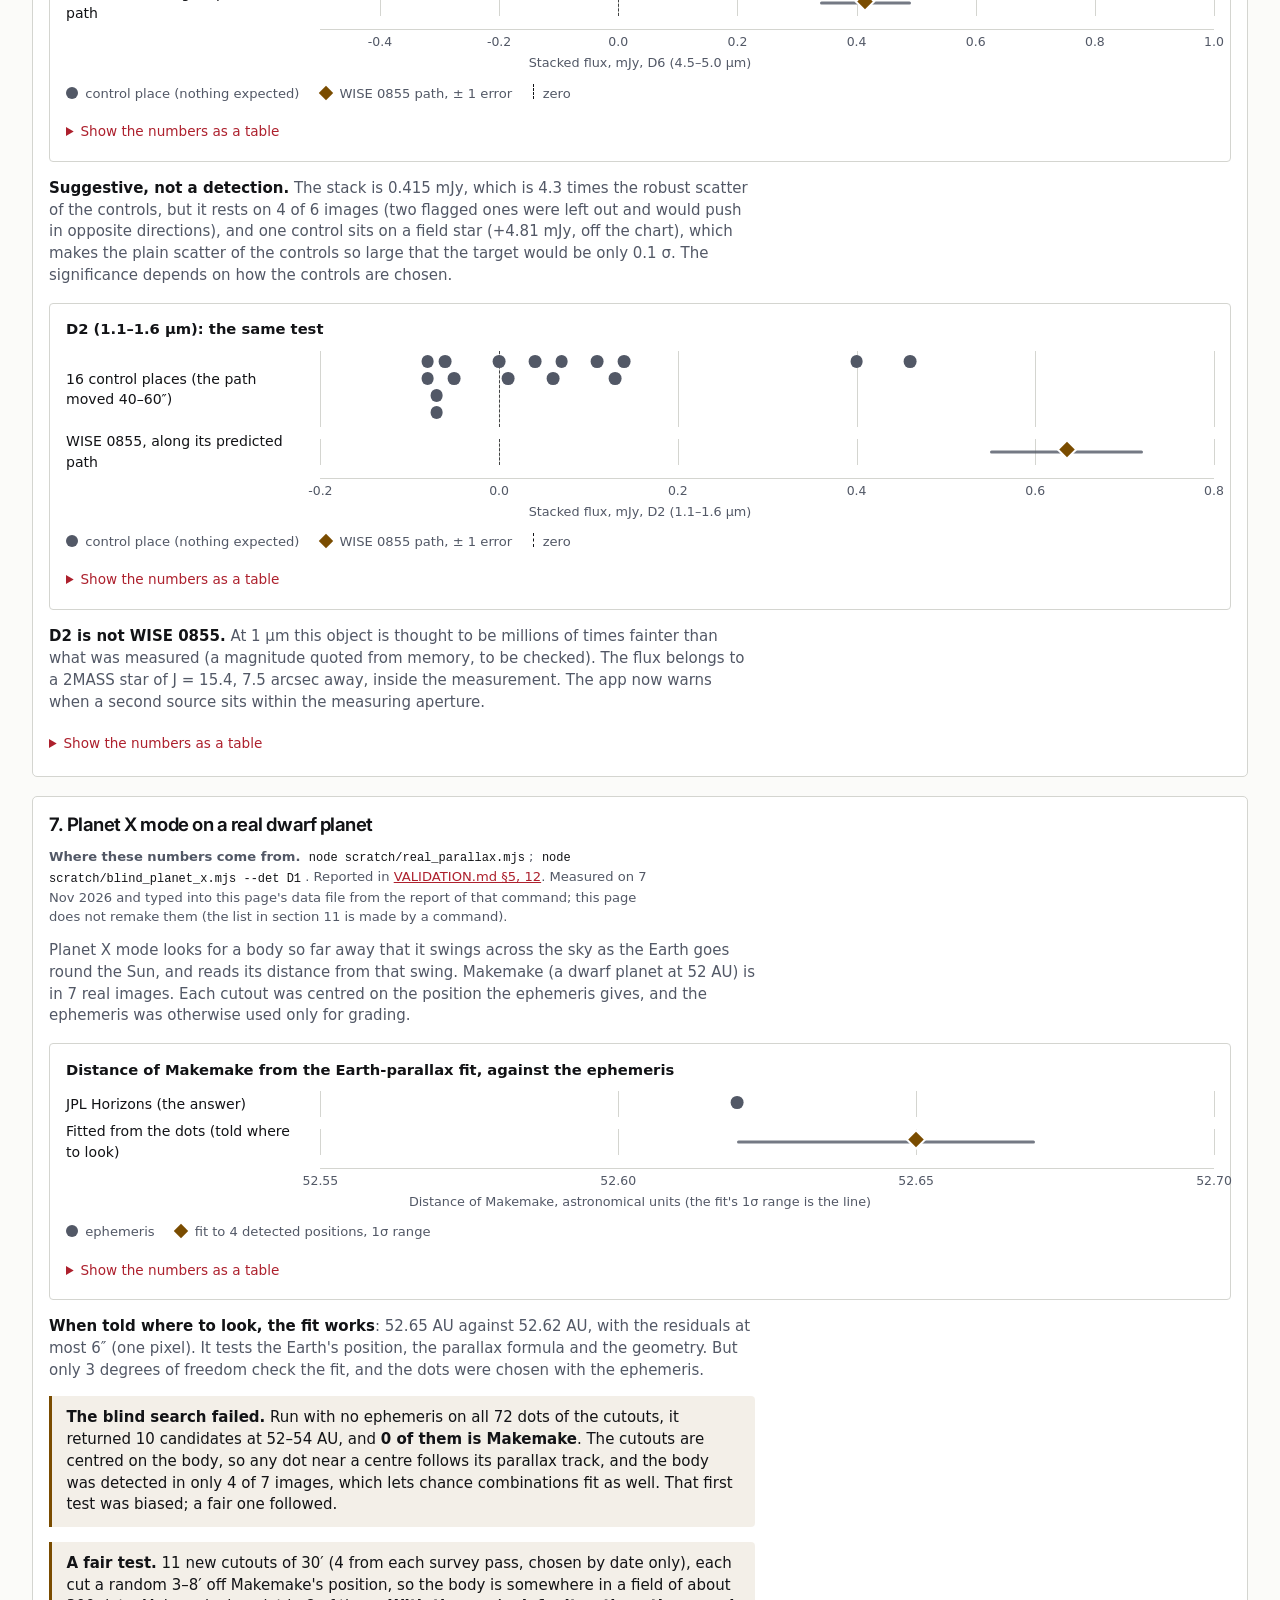
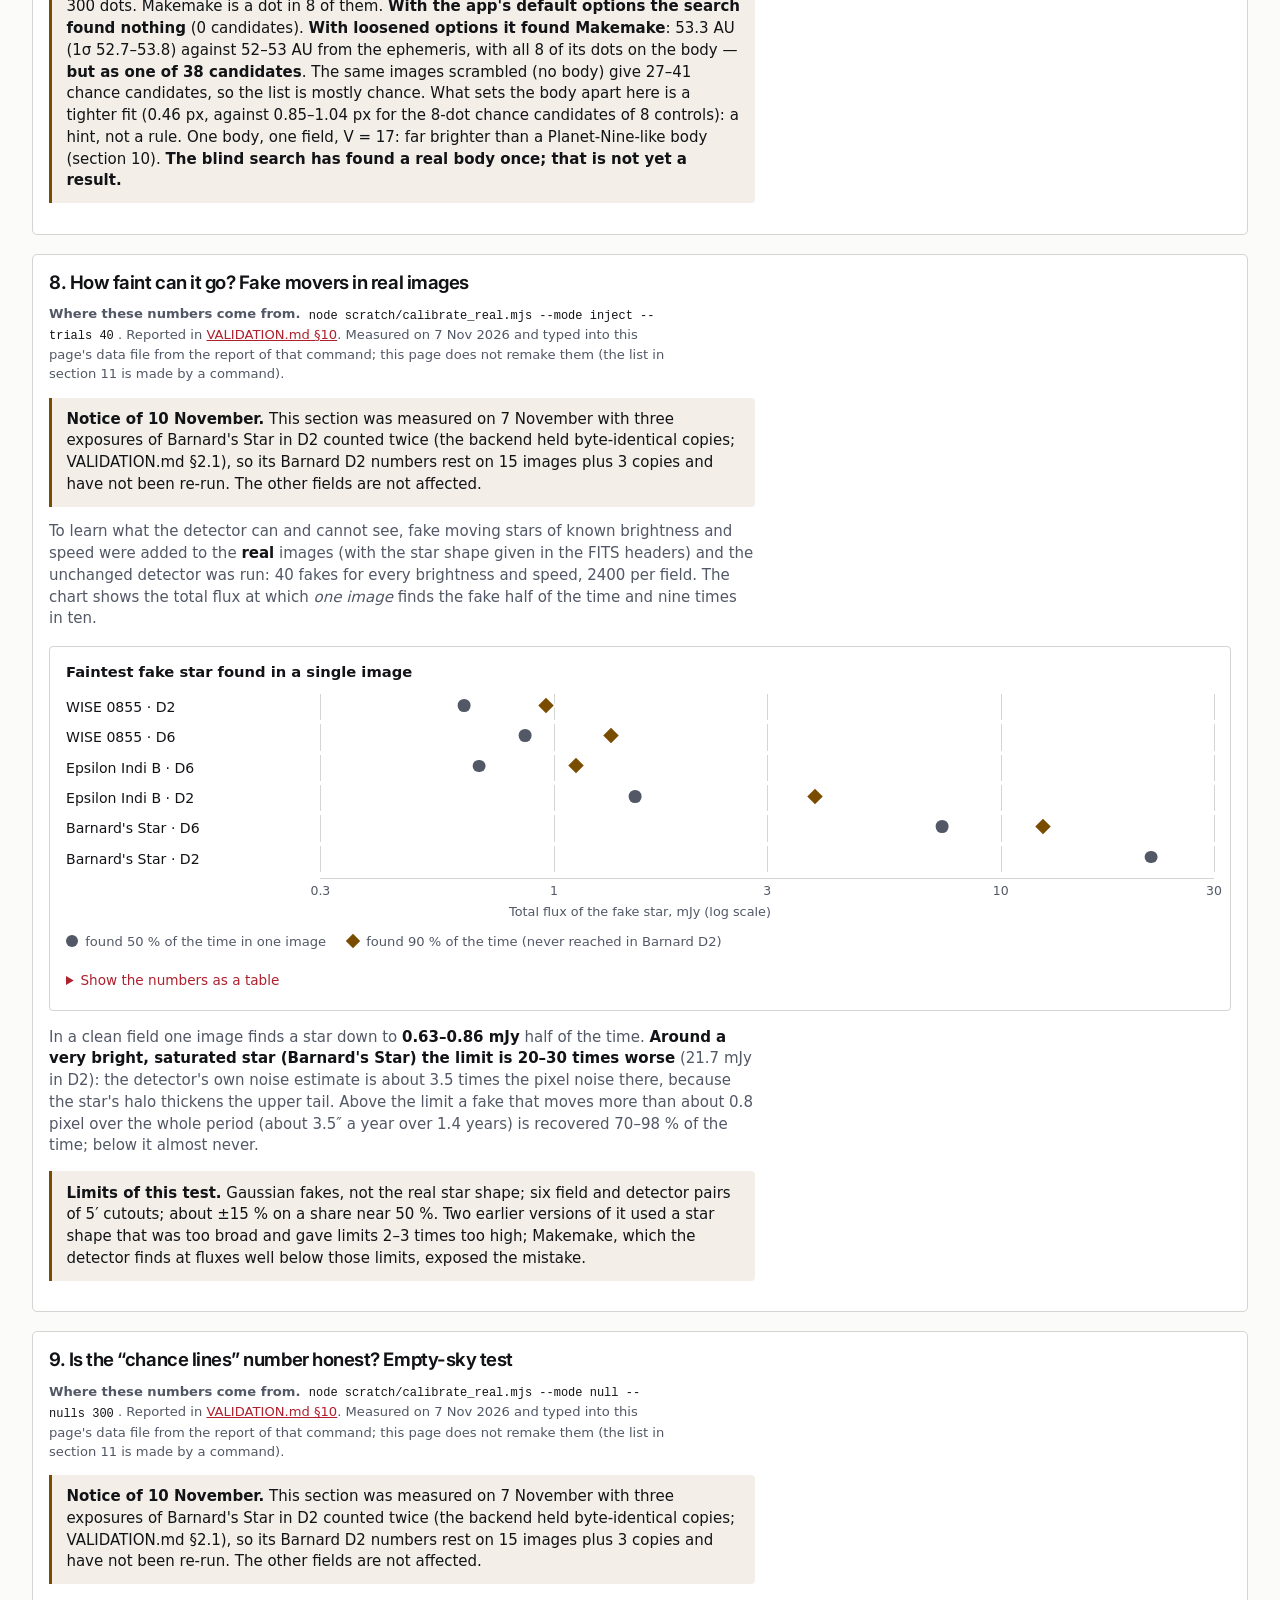
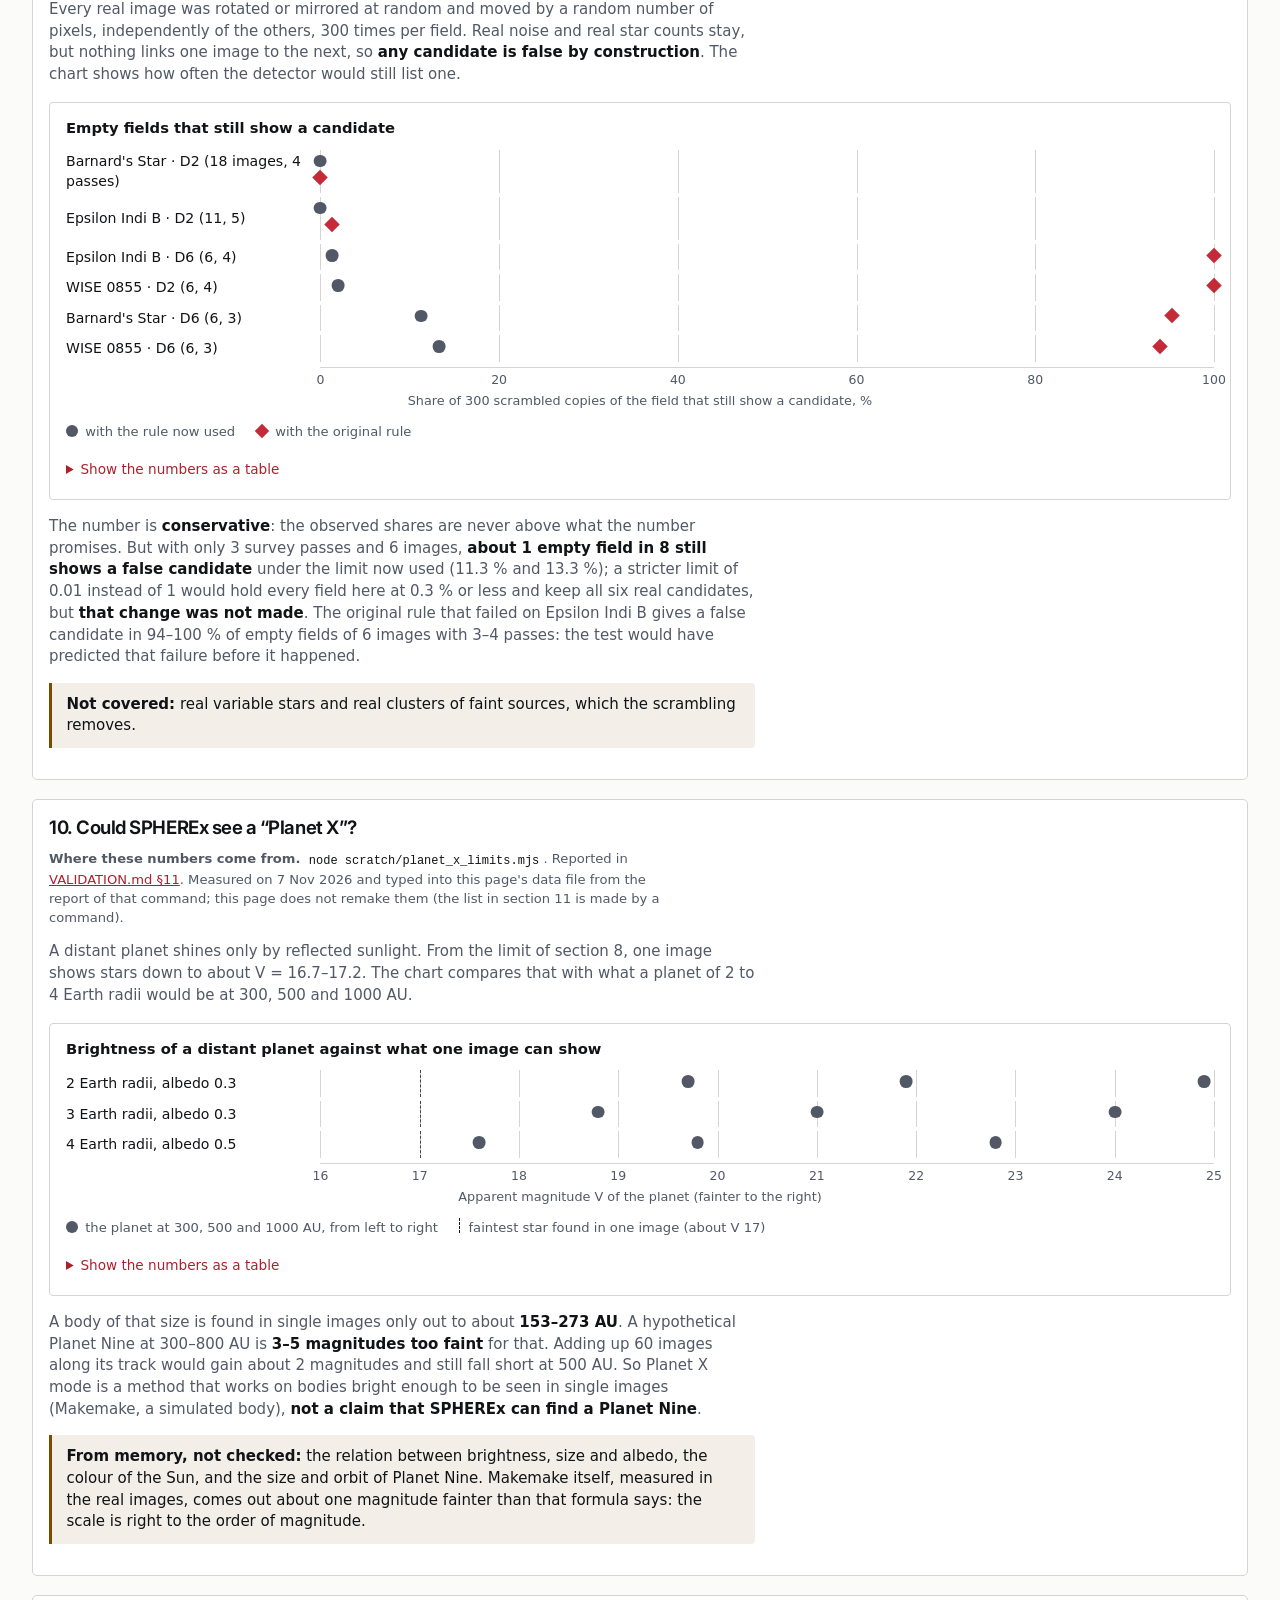
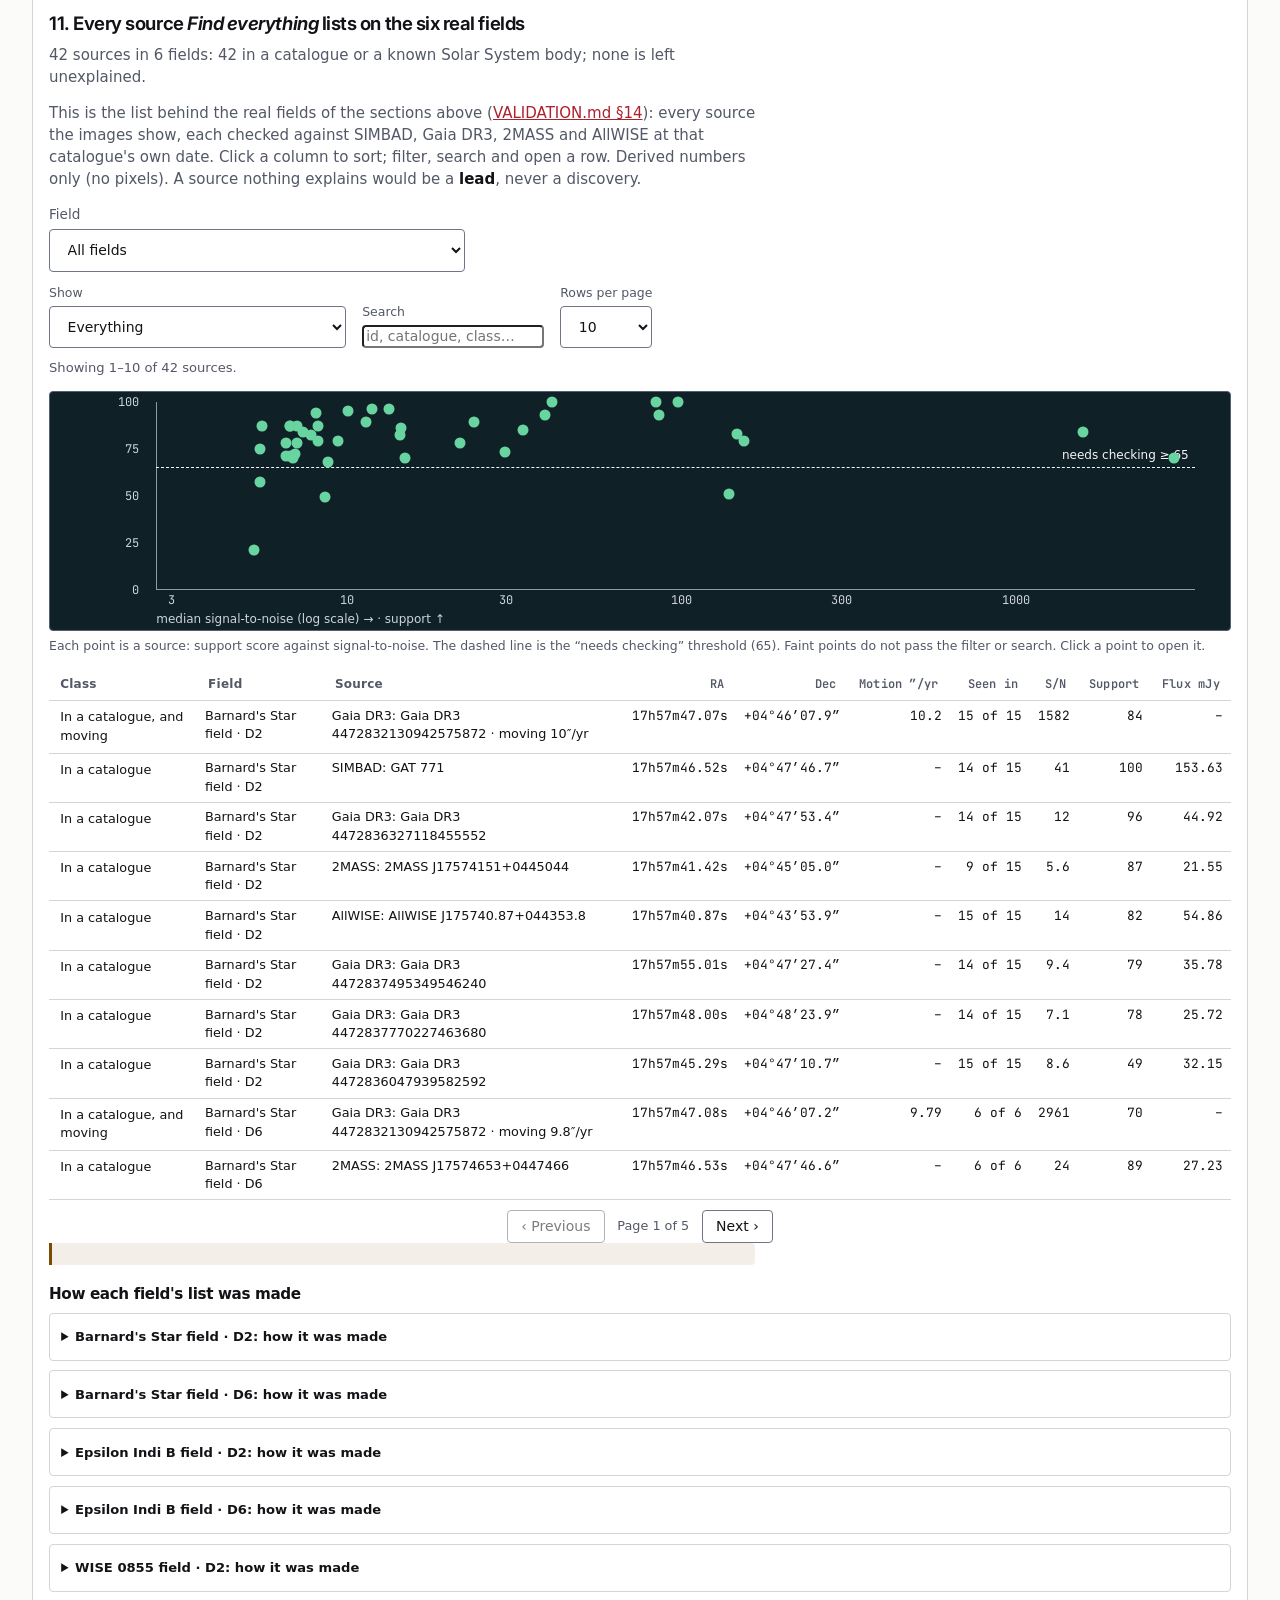
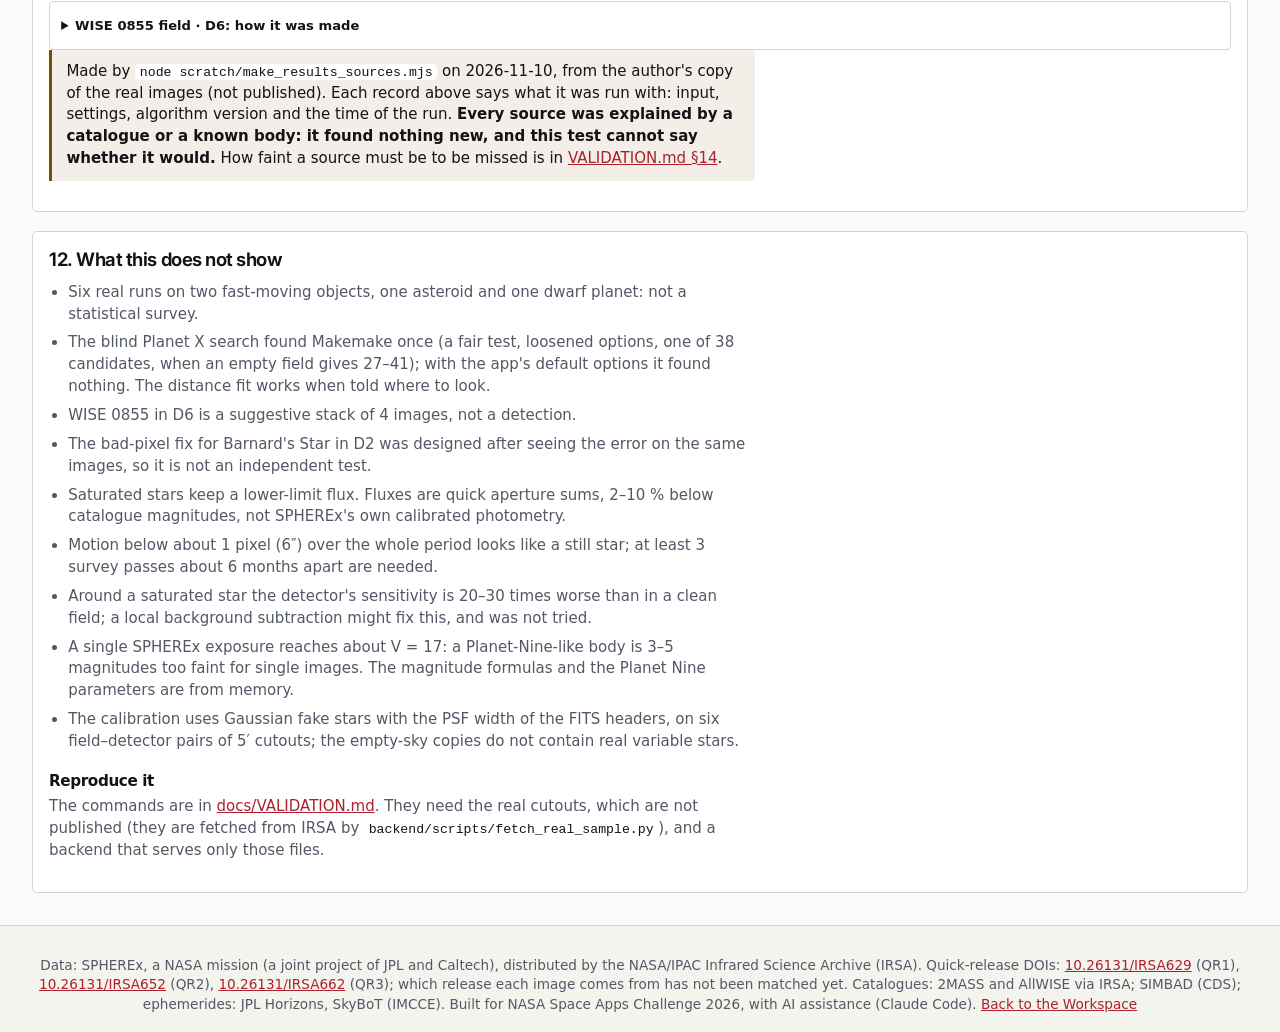
<file: frontend/results.html>
<!DOCTYPE html>
<html lang="en" data-theme="light">
<head>
  <meta charset="UTF-8">
  <meta name="viewport" content="width=device-width, initial-scale=1.0">
  <meta name="theme-color" content="#FBFBF9">
  <!-- Colour theme, applied before the first paint (js/features/theme.js does the same and handles the switch; keep the key and the names in step) -->
  <script>try{var t=new URLSearchParams(location.search).get("theme")||localStorage.getItem("spherex-blink-theme");if(/^(midnight|nebula|deep-space|observatory|light|classic)$/.test(t))document.documentElement.dataset.theme=t}catch(e){}</script>
  <title>Real-data results and candidate explorer – SPHEREx Blink</title>
  <meta name="description" content="What the SPHEREx Blink detector did on real SPHEREx images: numbers and charts only, with the failures shown next to the successes.">

  <link rel="preconnect" href="https://fonts.googleapis.com">
  <link rel="preconnect" href="https://fonts.gstatic.com" crossorigin>
  <link href="https://fonts.googleapis.com/css2?family=Inter:wght@400;500;600;700&family=JetBrains+Mono:wght@400;500&family=Oswald:wght@500;700&family=Space+Grotesk:wght@500;700&display=swap" rel="stylesheet">
  <link rel="stylesheet" href="css/styles.css?v=21">
  <link rel="stylesheet" href="css/results.css?v=3">
<link rel="stylesheet" href="css/instrument.css">
  </head>
<body>
  <div class="sky-bg" aria-hidden="true"></div>
  <a class="skip-link" href="#results">Skip to the results</a>

  <header class="site-header" id="top" data-page="results">
    <a class="site-brand" href="overview.html">SPHEREx Blink</a>
    <select id="theme-select" data-default-theme="light" aria-label="Colour theme"></select>
  </header>
  <script type="module" src="js/siteHeader.js"></script>

  <main id="results" class="rmain" tabindex="-1">
    <nav class="result-links" aria-label="Results sections">
      <a href="#candidate-explorer">Candidate Explorer</a><a href="#research-assistant">Selected candidate report</a><a href="#results-title">Validation on real observations</a>
    </nav>
    <section class="panel rsec explorer" id="candidate-explorer" aria-labelledby="explorer-title">
      <h1 id="explorer-title">Candidate Explorer</h1>
      <p>Inspect a historical mover fit or open the JSON saved by the workspace candidate export. Imported files stay in this browser tab.</p>
      <div class="explorer-inputs">
        <label>Candidate export <input id="candidate-file" type="file" accept="application/json,.json"></label>
        <button type="button" class="btn btn-small" id="restore-archive" disabled>Show archived runs</button>
      </div>
      <p id="import-status" role="status"></p>
      <h2 id="run-title">Archived mover validation</h2>
      <p id="run-source"></p>
      <p id="association-count"></p>
      <div class="explorer-inputs">
        <label>Search candidates <input id="candidate-search" type="search" placeholder="Name or identifier"></label>
        <label>Detector <select id="candidate-detector"><option value="">All detectors</option></select></label>
        <label>Order <select id="candidate-sort"><option value="original">Source order</option><option value="speed">Fastest first</option><option value="detections">Most detections</option></select></label>
      </div>
      <p id="candidate-count" role="status"></p>
      <details id="distribution"><summary>Motion distribution for the filtered records</summary>
        <p>Angular speed in arcseconds per year. For parallax fits this is the fitted drift.</p>
        <ul id="speed-bins"></ul>
      </details>
      <div class="rtable explorer-table rtable-scroll">
        <table><caption class="sr-only">Candidate measurements</caption>
        <thead><tr><th scope="col">Candidate</th><th scope="col">Detector</th><th scope="col">Speed (″/yr)</th><th scope="col">Detections</th></tr></thead>
        <tbody id="candidate-rows"></tbody></table>
      </div>
      <div id="candidate-pages" class="result-links" hidden>
        <button id="candidate-prev" type="button" class="btn btn-small">Previous page</button>
        <button id="candidate-next" type="button" class="btn btn-small">Next page</button>
      </div>
      <section id="candidate-detail" hidden aria-labelledby="candidate-title">
        <h3 id="candidate-title"></h3><p id="candidate-ref"></p>
        <dl class="evidence-grid" id="candidate-facts"></dl>
        <details id="candidate-samples" hidden>
          <summary>Inspect supporting positions</summary>
          <p>Observed centroids in the registered fit plane, in pixels. Each frame key combines detector and MJD.</p>
          <canvas id="centroid-plot" width="540" height="260" aria-label="Centroid positions in the registered pixel plane. Exact values follow in the table." role="img"></canvas>
          <div class="rtable rtable-scroll"><table><caption>Supporting observations</caption><thead><tr><th scope="col">Frame key</th><th scope="col">X (px)</th><th scope="col">Y (px)</th></tr></thead><tbody id="centroid-rows"></tbody></table></div>
        </details>
        <a id="candidate-viewer">Open field in workspace</a>
        <p id="candidate-viewer-help" hidden>To inspect observed FITS frames, run the local backend and open this Results page there.</p>
      </section>
      <section id="research-assistant" aria-labelledby="report-title">
        <h3 id="report-title">Research report</h3>
        <p>Generate a report from the selected fit, with references to the source JSON.</p>
        <button id="build-report" type="button" class="btn btn-small" disabled>Generate evidence report</button>
        <div id="local-ai" hidden>
          <label>Question for the on-device assistant <input id="report-question" type="text" maxlength="500" value="Which evidence supports this fit?"></label>
          <button id="ask-model" type="button" class="btn btn-small">Select relevant evidence with local AI</button>
        </div>
        <p id="report-status" role="status"></p>
        <pre id="report-output" hidden></pre>
        <button id="download-report" type="button" class="btn btn-small" hidden>Download report (.txt)</button>
      </section>
    </section>
    <section class="info-box rintro" aria-labelledby="results-title">
      <p class="info-kicker">Real SPHEREx data &middot; numbers only</p>
      <h2 id="results-title">What the detector did on real images</h2>
      <p class="rlead">On 7 November 2026 the detector of this app was run on <strong><span data-n="data.files"></span> real SPHEREx cutouts</strong>
        (<span data-n="data.megabytes"></span> MB) of <span data-n="data.fields"></span> sky patches. This page shows what came out,
        <strong>the failures next to the successes</strong>. <strong>Sections 1&ndash;6 were remade by a command on <span data-n="generated.on" data-fmt="date"></span></strong> from the images the backend holds now
        (Barnard's Star in D2 has <span data-n="generated.runs.barnard-d2.imageCount"></span> images, as on 7 November; the backend had counted three exposures twice for a few hours and now skips copies); sections 7&ndash;10 are still the numbers of 7 November, typed from the report of each command.</p>
      <p class="rnotice"><strong>No SPHEREx image or pixel is published on this page.</strong> The images stay on the author's computer; only
        numbers measured from them are shown. Every number is copied from <a href="https://github.com/mateibut/SPHEREx/blob/main/docs/VALIDATION.md">docs/VALIDATION.md</a>,
        which gives the command that produced it. The charts on the rest of the site (blink, difference, spectrum) run on <strong>synthetic</strong> data unless the backend is connected.</p>
      <ul class="stats" aria-label="Headline numbers">
        <li><b><span data-n="summary.recovered" data-fmt="ofn"></span></b><span>blind runs recovered the known fast mover</span></li>
        <li><b><span data-n="summary.minDifference" data-fmt="fixed:2"></span>&ndash;<span data-n="summary.maxDifference" data-fmt="fixed:2"></span>″/yr</b><span>distance from the catalogue motion</span></li>
        <li><b><span data-n="arosa.movedArcsec"></span>″</b><span>an asteroid moved in <span data-n="arosa.hours"></span> hours, seen in two images</span></li>
        <li><b><span data-n="makemake.fitAU" data-fmt="fixed:2"></span> AU</b><span>Makemake from a fit, against <span data-n="makemake.horizonsAU" data-fmt="fixed:2"></span> from the ephemeris</span></li>
        <li><b><span data-n="makemake.fairTest.loosenedOptions.foundTheBody"></span> of <span data-n="makemake.fairTest.loosenedOptions.candidates"></span></b><span>candidates of a fair blind Planet X search were Makemake; an empty field gives <span data-n="makemake.fairTest.emptyFieldCandidates.0"></span>&ndash;<span data-n="makemake.fairTest.emptyFieldCandidates.1"></span></span></li>
      </ul>
    </section>

    <p id="results-status" class="rstatus" role="status">Loading the numbers…</p>
    <noscript><p class="rstatus">This page draws its charts with JavaScript. The same numbers are in <a href="https://github.com/mateibut/SPHEREx/blob/main/docs/VALIDATION.md">docs/VALIDATION.md</a>.</p></noscript>

    <!-- 1 -->
    <section class="panel rsec" aria-labelledby="r1">
      <h2 id="r1">1. A blind search for fast movers</h2>
      <p class="rorigin" data-origin="1"></p>
      <p>The detector (<em>Find movers</em>) was <strong>not told what to look for</strong>. Afterwards its candidates were compared with SIMBAD.
        Each field has exactly one catalogued fast mover: Barnard's Star (10.4″ a year) and Epsilon Indi B (4.7″ a year).
        The chart shows how far the measured motion is from the catalogue motion.</p>
      <figure class="rfig">
        <figcaption>Distance of the measured motion from the catalogue motion</figcaption>
        <div data-chart="moversDifference"></div>
      </figure>
      <p><strong>Both objects were found in every run, and nothing else was reported</strong> (no candidate without a catalogue match).
        The differences are <span data-n="movers.differencePixels.0" data-fmt="fixed:2"></span>&ndash;<span data-n="movers.differencePixels.1" data-fmt="fixed:2"></span> pixel per year. Searching both detectors together gave the smallest difference for each star
        (<span data-n="movers.runs.2.difference" data-fmt="fixed:2"></span> and <span data-n="movers.runs.5.difference" data-fmt="fixed:2"></span>″/yr).
        Remade on 10 November, Barnard's Star gives the numbers of 7 November (D2 <span data-n="movers.runs.0.difference" data-fmt="fixed:2"></span>″/yr); Epsilon Indi B's significance is higher than then because the error of the positions was corrected in the meantime (VALIDATION.md §2.1).</p>
    </section>

    <!-- 2 -->
    <section class="panel rsec" aria-labelledby="r2">
      <h2 id="r2">2. How many of the lines are chance?</h2>
      <p class="rorigin" data-origin="2"></p>
      <p>A candidate is a line through dots in several images. In a crowded field some lines happen by chance, so the detector
        estimates how many lines <em>this good</em> the dots of that field would make by chance, and keeps a candidate only if that number is below 1.
        Epsilon Indi B in D6 shows why: with the first version of the rule it listed the real star <strong>and three false lines</strong>.</p>
      <figure class="rfig">
        <figcaption>Lines expected by chance, for the kept lines and for the false lines of the original rule</figcaption>
        <div data-chart="chanceLines"></div>
      </figure>
      <p>The real lines have at most <span data-n="movers.maxChanceLines" data-fmt="chance"></span> chance lines expected; the three false ones <strong>on 7 November</strong> about
        <span data-n="movers.originalRule.falseChanceLines.0" data-fmt="chance"></span> each. The false ones were also supported by dots in only 2&ndash;3 of the images
        where the position could be measured, the real ones in all of them.</p>
      <p class="rcaveat"><strong>Not an independent test, and no longer something this page can remake.</strong> The rule was tightened <em>after</em> this failure was seen on these images. Run again today with the original rule,
        the same field in D6 lists <span data-n="movers.originalRule.reproducedNow.candidates"></span> candidate (the real one) and <span data-n="movers.originalRule.reproducedNow.falseLines"></span> false lines: the dots found in each image are fewer now,
        so the failure belongs to the code of 7 November and its numbers above are kept as they were. A new field would be needed to test the rule.</p>
    </section>

    <!-- 3 -->
    <section class="panel rsec" aria-labelledby="r3">
      <h2 id="r3">3. A bright star and the bad-pixel mask</h2>
      <p class="rorigin" data-origin="3"></p>
      <p>Barnard's Star is so bright that the core of its image is flagged as saturated in every exposure. The centre of a partly flagged core
        moves from date to date, which looks like a wrong proper motion. Fitting the star only to the unflagged pixels fixed it.</p>
      <figure class="rfig">
        <figcaption>Barnard's Star in D2: distance from the catalogue motion</figcaption>
        <div data-chart="barnardMask"></div>
      </figure>
      <p class="rcaveat"><strong>A fix, not a test.</strong> It was designed after seeing the large error on the same images. What argues against tuning: it does nothing for an
        unsaturated star, and synthetic tests cover it.</p>
    </section>

    <!-- 4 -->
    <section class="panel rsec" aria-labelledby="r4">
      <h2 id="r4">4. Are the brightnesses on the right scale?</h2>
      <p class="rorigin" data-origin="4"></p>
      <p>For isolated, unsaturated stars the measured flux (a small aperture, in Jansky) was divided by the flux expected from the star's 2MASS or AllWISE magnitude at the wavelength of that image.</p>
      <figure class="rfig">
        <figcaption>Measured flux divided by catalogue flux</figcaption>
        <div data-chart="jansky"></div>
      </figure>
      <p>The scale is right <strong>to within about 10 %</strong>. A ratio a little below 1 is expected because the small aperture catches only part of a star's light.
        D6 sits lower than D2 in both fields (<span data-n="jansky.1.median" data-fmt="fixed:3"></span> against <span data-n="jansky.0.median" data-fmt="fixed:3"></span>, and
        <span data-n="jansky.3.median" data-fmt="fixed:3"></span> against <span data-n="jansky.2.median" data-fmt="fixed:3"></span>).
        This is not an absolute calibration, and the catalogue zero points were written from memory in the script.</p>
    </section>

    <!-- 5 -->
    <section class="panel rsec" aria-labelledby="r5">
      <h2 id="r5">5. An asteroid that moved between two images</h2>
      <p class="rorigin" data-origin="5"></p>
      <p>The main-belt asteroid Arosa (V = 14.6) lies in two images of the same survey pass, <span data-n="arosa.hours"></span> hours apart.
        The ephemeris service SkyBoT says where it is at each time. The chart shows the flux at those two positions in each image.</p>
      <figure class="rfig">
        <figcaption>Flux at the positions where Arosa is expected</figcaption>
        <div data-chart="arosa"></div>
      </figure>
      <p>The source is at the predicted position in each image and <strong>absent from the other</strong>: it moved <span data-n="arosa.movedArcsec"></span>″ in
        <span data-n="arosa.hours"></span> hours (<span data-n="arosa.arcsecPerHour" data-fmt="fixed:1"></span>″ an hour; SkyBoT says <span data-n="arosa.skybotArcsecPerHour" data-fmt="fixed:1"></span>″).
        Its flux is the same at the two wavelengths, as expected of a sunlit rock, and its centre is <span data-n="arosa.offsetArcsec" data-fmt="fixed:1"></span>″ from the predicted position.
        It is not the brightest source of the field, which is why the proof of motion matters.</p>
    </section>

    <!-- 6 -->
    <section class="panel rsec" aria-labelledby="r6">
      <h2 id="r6">6. WISE 0855, the namesake object</h2>
      <p class="rorigin" data-origin="6"></p>
      <p>WISE 0855 is the coldest known brown dwarf and far too faint to show as a dot in one exposure, so a blind search cannot find it.
        The weaker question: is there flux at the position its catalogue motion predicts, when all the images are added up?
        The same stack was made at 16 control places (the same path shifted 40 and 60 arcseconds), where nothing is expected.</p>
      <figure class="rfig">
        <figcaption>D6 (4.5&ndash;5.0 &micro;m): stacked flux along the path, and at 16 control places</figcaption>
        <div data-chart="wiseD6"></div>
      </figure>
      <p><strong>Suggestive, not a detection.</strong> The stack is <span data-n="wise0855.D6.stack" data-fmt="fixed:3"></span> mJy, which is
        <span data-n="wise0855.D6.timesRobust"></span> times the robust scatter of the controls, but it rests on <span data-n="wise0855.D6.unflagged" data-fmt="ofn"></span> images (two flagged ones were left out and would push in opposite directions),
        and one control sits on a field star (+4.81 mJy, off the chart), which makes the plain scatter of the controls so large that the target would be only 0.1 &sigma;. The significance depends on how the controls are chosen.</p>
      <figure class="rfig">
        <figcaption>D2 (1.1&ndash;1.6 &micro;m): the same test</figcaption>
        <div data-chart="wiseD2"></div>
      </figure>
      <p><strong>D2 is not WISE 0855.</strong> At 1 &micro;m this object is thought to be millions of times fainter than what was measured (a magnitude quoted from memory, to be checked).
        The flux belongs to <span data-n="wise0855.D2.blame"></span>.
        The app now warns when a second source sits within the measuring aperture.</p>
      <div data-chart="wiseImages"></div>
    </section>

    <!-- 7 -->
    <section class="panel rsec" aria-labelledby="r7">
      <h2 id="r7">7. Planet X mode on a real dwarf planet</h2>
      <p class="rorigin" data-origin="7"></p>
      <p>Planet X mode looks for a body so far away that it swings across the sky as the Earth goes round the Sun, and reads its distance from that swing.
        Makemake (a dwarf planet at 52 AU) is in <span data-n="makemake.imageCount"></span> real images. Each cutout was centred on the position the ephemeris gives, and the ephemeris was otherwise used only for grading.</p>
      <figure class="rfig">
        <figcaption>Distance of Makemake from the Earth-parallax fit, against the ephemeris</figcaption>
        <div data-chart="makemake"></div>
      </figure>
      <p><strong>When told where to look, the fit works</strong>: <span data-n="makemake.fitAU" data-fmt="fixed:2"></span> AU against <span data-n="makemake.horizonsAU" data-fmt="fixed:2"></span> AU, with the residuals at most
        <span data-n="makemake.maxResidualArcsec"></span>″ (one pixel). It tests the Earth's position, the parallax formula and the geometry. But only <span data-n="makemake.degreesOfFreedom"></span> degrees of freedom check the fit, and the dots were chosen with the ephemeris.</p>
      <p class="rcaveat"><strong>The blind search failed.</strong> Run with no ephemeris on all <span data-n="makemake.blind.dots"></span> dots of the cutouts, it returned
        <span data-n="makemake.blind.candidates"></span> candidates at 52&ndash;54 AU, and <strong><span data-n="makemake.blind.foundTheBody"></span> of them is Makemake</strong>.
        The cutouts are centred on the body, so any dot near a centre follows its parallax track, and the body was detected in only <span data-n="makemake.detections"></span> of <span data-n="makemake.imageCount"></span> images, which lets chance
        combinations fit as well. That first test was biased; a fair one followed.</p>
      <p class="rcaveat"><strong>A fair test.</strong> <span data-n="makemake.fairTest.imageCount"></span> new cutouts of <span data-n="makemake.fairTest.cutoutArcmin"></span>′ (4 from each survey pass, chosen by date only), each cut a random 3&ndash;8′ off Makemake's position,
        so the body is somewhere in a field of about 300 dots. Makemake is a dot in <span data-n="makemake.fairTest.bodyDetectedIn"></span> of them. <strong>With the app's default options the search found nothing</strong>
        (<span data-n="makemake.fairTest.defaultOptions.candidates"></span> candidates). <strong>With loosened options it found Makemake</strong>: <span data-n="makemake.fairTest.loosenedOptions.bodyAU" data-fmt="fixed:1"></span> AU
        (1&sigma; <span data-n="makemake.fairTest.loosenedOptions.bodyLowAU" data-fmt="fixed:1"></span>&ndash;<span data-n="makemake.fairTest.loosenedOptions.bodyHighAU" data-fmt="fixed:1"></span>) against
        <span data-n="makemake.fairTest.truthAU.0"></span>&ndash;<span data-n="makemake.fairTest.truthAU.1"></span> AU from the ephemeris, with all <span data-n="makemake.fairTest.loosenedOptions.bodyDots"></span> of its dots on the body &mdash;
        <strong>but as one of <span data-n="makemake.fairTest.loosenedOptions.candidates"></span> candidates</strong>. The same images scrambled (no body) give
        <span data-n="makemake.fairTest.emptyFieldCandidates.0"></span>&ndash;<span data-n="makemake.fairTest.emptyFieldCandidates.1"></span> chance candidates, so the list is mostly chance. What sets the body apart here is a tighter fit
        (<span data-n="makemake.fairTest.loosenedOptions.bodyRmsPx" data-fmt="fixed:2"></span> px, against 0.85&ndash;1.04 px for the 8-dot chance candidates of 8 controls): a hint, not a rule. One body, one field, V = 17: far brighter than a Planet-Nine-like body (section 10).
        <strong>The blind search has found a real body once; that is not yet a result.</strong></p>
    </section>

    <!-- 8 -->
    <section class="panel rsec" aria-labelledby="r8">
      <h2 id="r8">8. How faint can it go? Fake movers in real images</h2>
      <p class="rorigin" data-origin="8"></p>
      <p class="rcaveat"><strong>Notice of 10 November.</strong> This section was measured on 7 November with three exposures of Barnard's Star in D2 counted twice (the backend held byte-identical copies; VALIDATION.md &sect;2.1), so its Barnard D2 numbers rest on 15 images plus 3 copies and have not been re-run. The other fields are not affected.</p>
      <p>To learn what the detector can and cannot see, fake moving stars of known brightness and speed were added to the <strong>real</strong> images
        (with the star shape given in the FITS headers) and the unchanged detector was run: <span data-n="calibration.fakesPerCell"></span> fakes for every brightness and
        speed, 2400 per field. The chart shows the total flux at which <em>one image</em> finds the fake half of the time and nine times in ten.</p>
      <figure class="rfig">
        <figcaption>Faintest fake star found in a single image</figcaption>
        <div data-chart="calibrationLimits"></div>
      </figure>
      <p>In a clean field one image finds a star down to <strong><span data-n="calibration.limits.0.flux50" data-fmt="fixed:2"></span>&ndash;<span data-n="calibration.limits.1.flux50" data-fmt="fixed:2"></span> mJy</strong>
        half of the time. <strong>Around a very bright, saturated star (Barnard's Star) the limit is 20&ndash;30 times worse</strong> (<span data-n="calibration.limits.5.flux50" data-fmt="fixed:1"></span> mJy in D2): the detector's own noise estimate is
        about <span data-n="calibration.limits.5.noiseRatio" data-fmt="fixed:1"></span> times the pixel noise there, because the star's halo thickens the upper tail. Above the limit a fake that moves
        more than about 0.8 pixel over the whole period (about 3.5″ a year over 1.4 years) is recovered 70&ndash;98 % of the time; below it almost never.</p>
      <p class="rcaveat"><strong>Limits of this test.</strong> Gaussian fakes, not the real star shape; six field and detector pairs of 5′ cutouts; about ±15 % on a share near 50 %.
        Two earlier versions of it used a star shape that was too broad and gave limits 2&ndash;3 times too high; Makemake, which the detector finds at fluxes well below those limits, exposed the mistake.</p>
    </section>

    <!-- 9 -->
    <section class="panel rsec" aria-labelledby="r9">
      <h2 id="r9">9. Is the &ldquo;chance lines&rdquo; number honest? Empty-sky test</h2>
      <p class="rorigin" data-origin="9"></p>
      <p class="rcaveat"><strong>Notice of 10 November.</strong> This section was measured on 7 November with three exposures of Barnard's Star in D2 counted twice (the backend held byte-identical copies; VALIDATION.md &sect;2.1), so its Barnard D2 numbers rest on 15 images plus 3 copies and have not been re-run. The other fields are not affected.</p>
      <p>Every real image was rotated or mirrored at random and moved by a random number of pixels, independently of the others, <span data-n="calibration.emptySky.copies"></span> times per field. Real noise and real star counts stay,
        but nothing links one image to the next, so <strong>any candidate is false by construction</strong>. The chart shows how often the detector would still list one.</p>
      <figure class="rfig">
        <figcaption>Empty fields that still show a candidate</figcaption>
        <div data-chart="emptySky"></div>
      </figure>
      <p>The number is <strong>conservative</strong>: the observed shares are never above what the number promises. But with only 3 survey passes and 6 images, <strong>about 1 empty field in 8 still shows a false candidate</strong> under
        the limit now used (<span data-n="calibration.emptySky.fields.4.defaultRule" data-fmt="fixed:1"></span> % and <span data-n="calibration.emptySky.fields.5.defaultRule" data-fmt="fixed:1"></span> %); a stricter limit of 0.01 instead of 1 would hold every field here at 0.3 % or less
        and keep all six real candidates, but <strong>that change was not made</strong>. The original rule that failed on Epsilon Indi B gives a false candidate in 94&ndash;100 % of empty fields of 6 images with 3&ndash;4 passes:
        the test would have predicted that failure before it happened.</p>
      <p class="rcaveat"><strong>Not covered:</strong> real variable stars and real clusters of faint sources, which the scrambling removes.</p>
    </section>

    <!-- 10 -->
    <section class="panel rsec" aria-labelledby="r10">
      <h2 id="r10">10. Could SPHEREx see a &ldquo;Planet X&rdquo;?</h2>
      <p class="rorigin" data-origin="10"></p>
      <p>A distant planet shines only by reflected sunlight. From the limit of section 8, one image shows stars down to about V = <span data-n="planetX.oneImageV.0" data-fmt="fixed:1"></span>&ndash;<span data-n="planetX.oneImageV.1" data-fmt="fixed:1"></span>.
        The chart compares that with what a planet of 2 to 4 Earth radii would be at 300, 500 and 1000 AU.</p>
      <figure class="rfig">
        <figcaption>Brightness of a distant planet against what one image can show</figcaption>
        <div data-chart="planetX"></div>
      </figure>
      <p>A body of that size is found in single images only out to about <strong><span data-n="planetX.farthestAuOneImage.0"></span>&ndash;<span data-n="planetX.farthestAuOneImage.1"></span> AU</strong>. A hypothetical Planet Nine at 300&ndash;800 AU is
        <strong>3&ndash;5 magnitudes too faint</strong> for that. Adding up 60 images along its track would gain about 2 magnitudes and still fall short at 500 AU. So Planet X mode is a method that works on bodies bright
        enough to be seen in single images (Makemake, a simulated body), <strong>not a claim that SPHEREx can find a Planet Nine</strong>.</p>
      <p class="rcaveat"><strong>From memory, not checked:</strong> the relation between brightness, size and albedo, the colour of the Sun, and the size and orbit of Planet Nine. Makemake itself, measured in the real images, comes out about one magnitude fainter than that formula says: the scale is right to the order of magnitude.</p>
    </section>

    <!-- 11: the candidate explorer on the six real fields, from data/real_sources.json (hidden until the file is loaded) -->
    <section class="panel rsec" id="sources-section" aria-labelledby="r11" hidden>
      <h2 id="r11">11. Every source <em>Find everything</em> lists on the six real fields</h2>
      <p id="sources-summary"></p>
      <p>This is the list behind the real fields of the sections above (<a href="https://github.com/mateibut/SPHEREx/blob/main/docs/VALIDATION.md">VALIDATION.md &sect;14</a>): every source the images show, each checked against SIMBAD, Gaia DR3, 2MASS and AllWISE at that
        catalogue's own date. Click a column to sort; filter, search and open a row. Derived numbers only (no pixels). A source nothing explains would be a <strong>lead</strong>, never a discovery.</p>
      <label class="rfield">Field <select id="sources-field"></select></label>
      <div id="sources-explorer"></div>
      <p id="sources-detail" class="rcaveat" role="status"></p>
      <h3>How each field's list was made</h3>
      <div id="sources-provenance"></div>
      <p class="rcaveat">Made by <code id="sources-command"></code> on <span id="sources-date"></span>, from the author's copy of the real images (not published). Each record above says what it was run with: input, settings, algorithm version and the time of the run.
        <strong id="sources-verdict"></strong> How faint a source must be to be missed is in <a href="https://github.com/mateibut/SPHEREx/blob/main/docs/VALIDATION.md">VALIDATION.md &sect;14</a>.</p>
    </section>
    <p id="sources-status" class="rstatus" role="status" hidden></p>

    <!-- 12 -->
    <section class="panel rsec" aria-labelledby="r12">
      <h2 id="r12">12. What this does not show</h2>
      <ul class="rlimits" data-limits></ul>
      <h3>Reproduce it</h3>
      <p>The commands are in <a href="https://github.com/mateibut/SPHEREx/blob/main/docs/VALIDATION.md">docs/VALIDATION.md</a>. They need the real cutouts, which are not published
        (they are fetched from IRSA by <code>backend/scripts/fetch_real_sample.py</code>), and a backend that serves only those files.</p>
    </section>
  </main>

  <footer class="site-footer">
    <p>Data: SPHEREx, a NASA mission (a joint project of JPL and Caltech), distributed by the NASA/IPAC Infrared Science Archive (IRSA). Quick-release DOIs:
      <a href="https://doi.org/10.26131/IRSA629">10.26131/IRSA629</a> (QR1), <a href="https://doi.org/10.26131/IRSA652">10.26131/IRSA652</a> (QR2),
      <a href="https://doi.org/10.26131/IRSA662">10.26131/IRSA662</a> (QR3); which release each image comes from has not been matched yet.
      Catalogues: 2MASS and AllWISE via IRSA; SIMBAD (CDS); ephemerides: JPL Horizons, SkyBoT (IMCCE).
      Built for NASA Space Apps Challenge 2026, with AI assistance (Claude Code). <a href="index.html#workspace">Back to the Workspace</a></p>
  </footer>

  <script type="module" src="js/results.js"></script>
<script type="module" src="js/features/highContrast.js"></script></body>
</html>
</file>
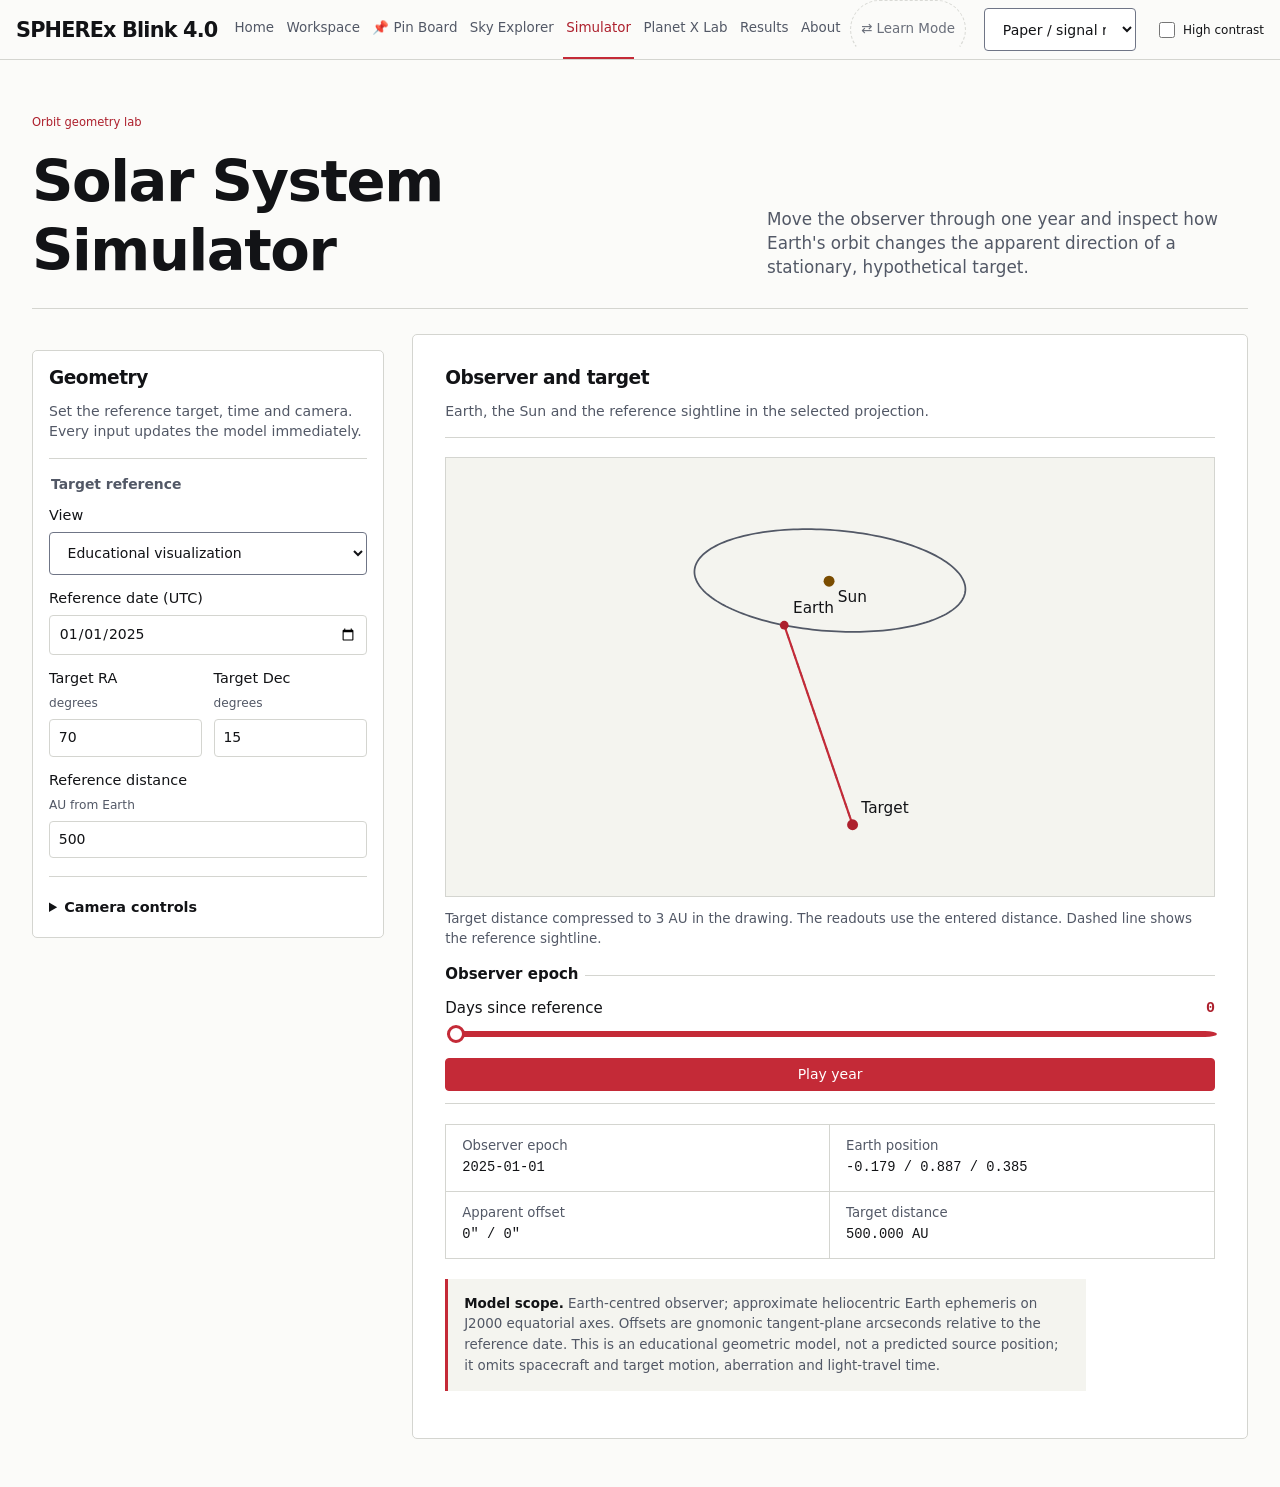
<file: frontend/simulator.html>
<!doctype html>
<html lang="en" data-theme="light"><head><meta charset="utf-8"><meta name="viewport" content="width=device-width,initial-scale=1"><meta name="theme-color" content="#FBFBF9">
<title>Solar System Simulator · SPHEREx Blink</title>
<script>try{var t=new URLSearchParams(location.search).get("theme")||localStorage.getItem("spherex-blink-theme");if(/^(midnight|nebula|deep-space|observatory|light|classic)$/.test(t))document.documentElement.dataset.theme=t}catch(e){}</script><link rel="stylesheet" href="css/styles.css?v=21"><link rel="stylesheet" href="css/exploration.css">
<link rel="stylesheet" href="css/instrument.css">
  </head><body>
<a class="skip-link" href="#simulation">Skip to simulation</a>
<header class="site-header" id="top" data-page="simulator">
    <a class="site-brand" href="overview.html">SPHEREx Blink</a>
    <select id="theme-select" data-default-theme="light" aria-label="Colour theme"></select>
  </header>
  <script type="module" src="js/siteHeader.js"></script>
  <div class="explore">
<main id="simulation" class="simulator-page" tabindex="-1"><header class="sim-intro"><p class="atlas-kicker">Orbit geometry lab</p><h1>Solar System Simulator</h1>
<p>Move the observer through one year and inspect how Earth's orbit changes the apparent direction of a stationary, hypothetical target.</p></header>
<form class="simulator-layout" id="controls">
<section class="panel sim-stage"><div class="sim-panel-heading"><h2>Observer and target</h2><p>Earth, the Sun and the reference sightline in the selected projection.</p></div>
<figure><svg viewBox="0 0 700 400" class="plot" id="scene" role="img" aria-label="Rotatable orthographic view of Earth's orbit, the Sun and the observer-to-target sightline"></svg><figcaption id="scale"></figcaption></figure>
<fieldset class="sim-time"><legend>Observer epoch</legend><label class="range-label"><span>Days since reference</span><output for="day" id="day-label">0</output><input type="range" id="day" min="0" max="365" value="0"></label><button type="button" id="play" class="btn btn-primary">Play year</button></fieldset>
<dl class="tool-output sim-readouts"><div><dt>Observer epoch</dt><dd id="epoch"></dd></div><div><dt>Earth position</dt><dd id="earth"></dd></div><div><dt>Apparent offset</dt><dd id="offset"></dd></div><div><dt>Target distance</dt><dd id="range"></dd></div></dl>
<p class="sim-note"><strong>Model scope.</strong> Earth-centred observer; approximate heliocentric Earth ephemeris on J2000 equatorial axes. Offsets are gnomonic tangent-plane arcseconds relative to the reference date. This is an educational geometric model, not a predicted source position; it omits spacecraft and target motion, aberration and light-travel time.</p>
<p id="status" role="status"></p></section>
<section class="panel sim-inputs sim-controls"><div class="sim-panel-heading"><h2>Geometry</h2><p>Set the reference target, time and camera. Every input updates the model immediately.</p></div>
<fieldset><legend>Target reference</legend><label>View <select id="mode"><option value="educational">Educational visualization</option><option value="scientific">Scientific geometry</option></select></label>
<label>Reference date (UTC) <input type="date" id="date" min="2000-01-01" max="2099-12-31" value="2025-01-01" required></label>
<div class="sim-coordinate-pair"><label>Target RA <span class="field-unit">degrees</span><input type="number" id="ra" min="0" max="359.99999999" step="any" value="70" required></label><label>Target Dec <span class="field-unit">degrees</span><input type="number" id="dec" min="-90" max="90" step="any" value="15" required></label></div>
<label>Reference distance <span class="field-unit">AU from Earth</span><input type="number" id="distance" min="10" max="20000" step="any" value="500" required></label></fieldset>
<details class="sim-camera"><summary>Camera controls</summary><label>Azimuth <span class="field-unit">degrees</span><input type="range" id="az" min="-180" max="180" value="10"></label><label>Elevation <span class="field-unit">degrees</span><input type="range" id="el" min="-90" max="90" value="45"></label></details>
</section>
</form>
</main></div><script type="module" src="js/simulator.js"></script><script type="module" src="js/features/highContrast.js"></script></body></html>
</file>
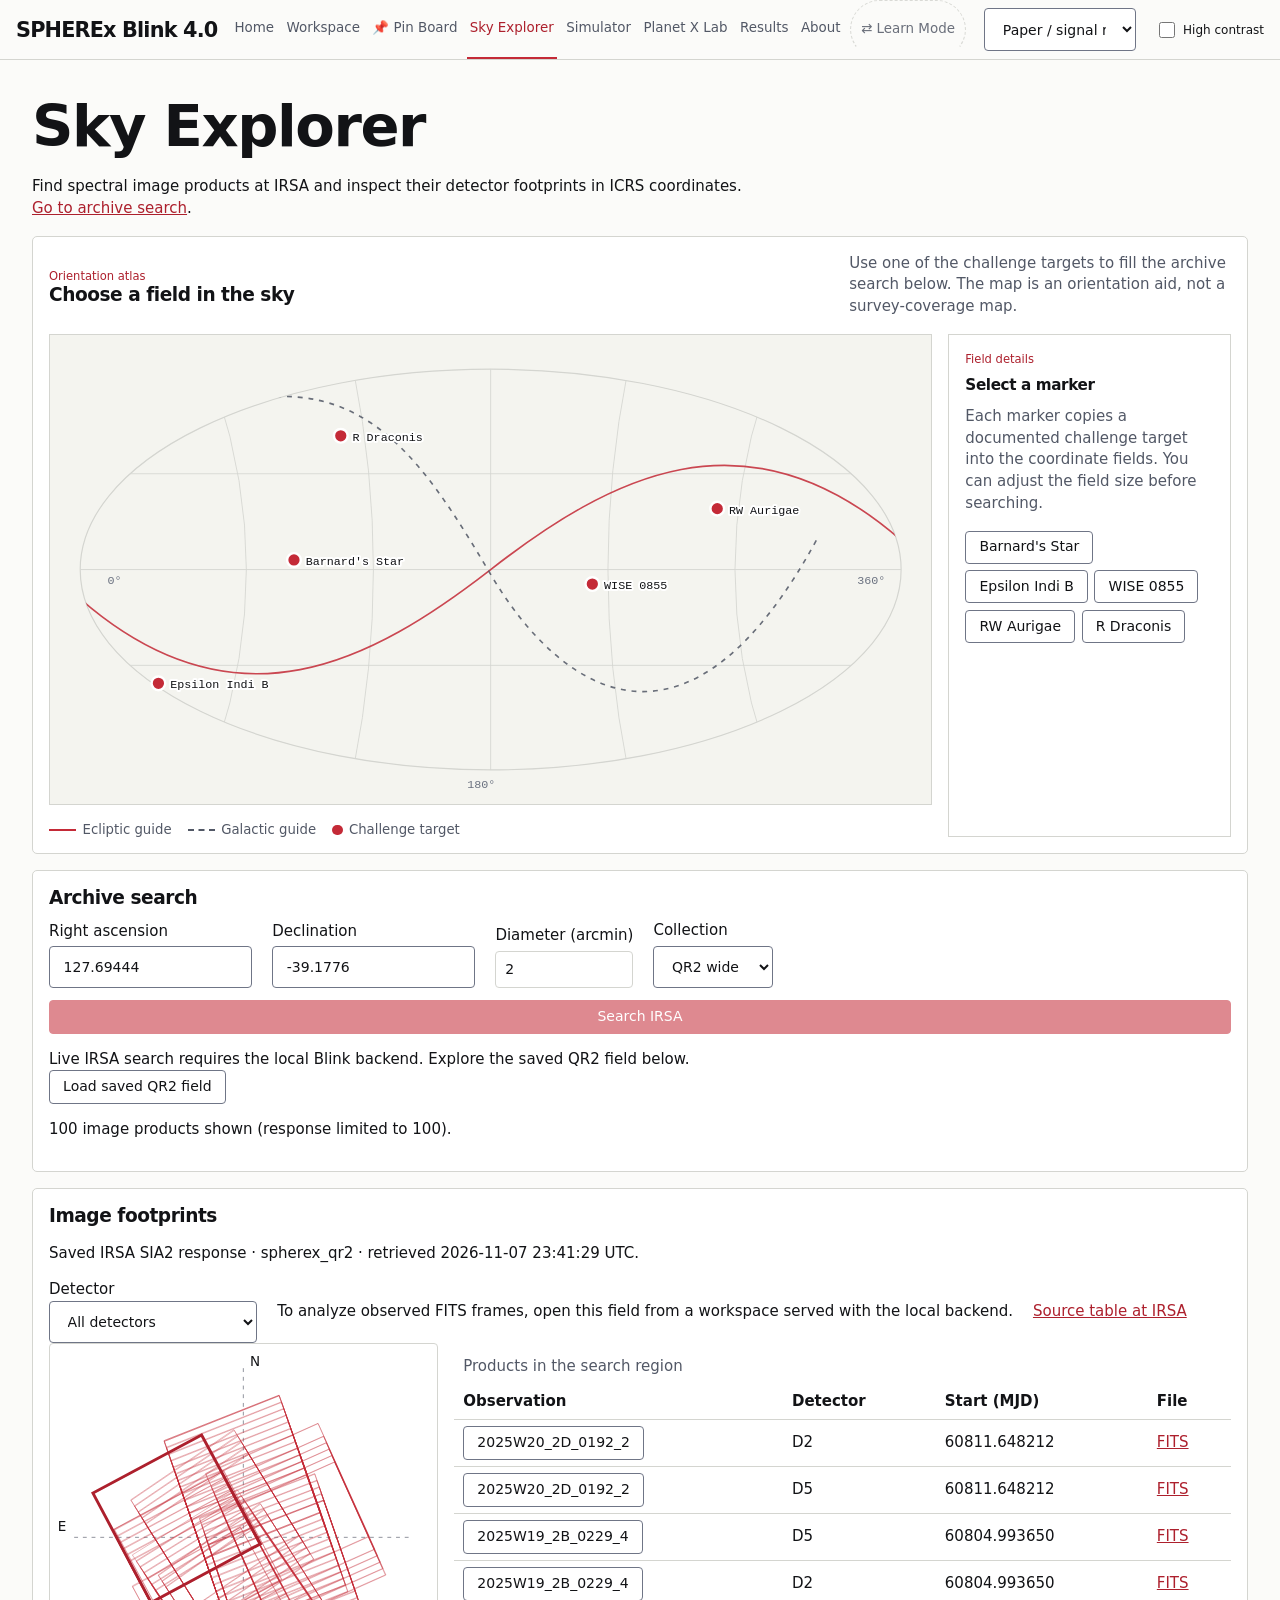
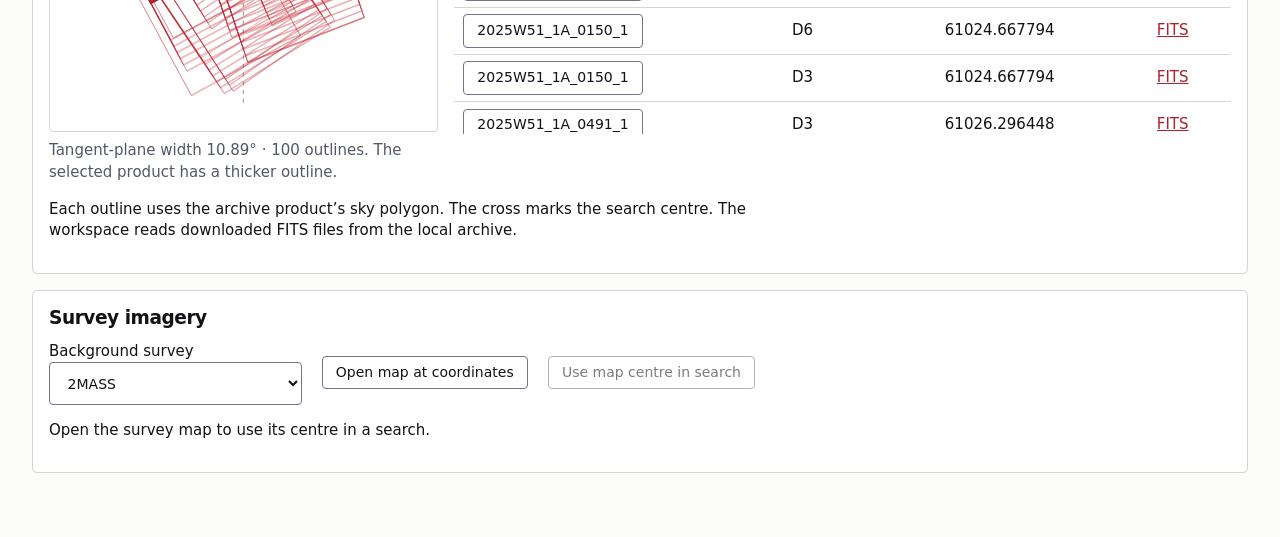
<file: frontend/sky.html>
<!doctype html>
<html lang="en" data-theme="light">
<head>
  <meta charset="utf-8"><meta name="viewport" content="width=device-width,initial-scale=1"><meta name="theme-color" content="#FBFBF9">
  <title>Sky Explorer · SPHEREx Blink</title>
  <script>try{var t=new URLSearchParams(location.search).get("theme")||localStorage.getItem("spherex-blink-theme");if(/^(midnight|nebula|deep-space|observatory|light|classic)$/.test(t))document.documentElement.dataset.theme=t}catch(e){}</script>
  <link rel="stylesheet" href="css/styles.css?v=21"><link rel="stylesheet" href="css/exploration.css">
<link rel="stylesheet" href="css/instrument.css">
  </head>
<body>
  <a class="skip-link" href="#explorer">Skip to explorer</a>
  <header class="site-header" id="top" data-page="sky">
    <a class="site-brand" href="overview.html">SPHEREx Blink</a>
    <select id="theme-select" data-default-theme="light" aria-label="Colour theme"></select>
  </header>
  <script type="module" src="js/siteHeader.js"></script>
  <div class="explore">
  <main id="explorer" tabindex="-1">
    <h1>Sky Explorer</h1>
    <p>Find spectral image products at IRSA and inspect their detector footprints in ICRS coordinates. <a href="#archive-search">Go to archive search</a>.</p>
    <section class="panel sky-atlas" aria-labelledby="atlas-title">
      <div class="sky-atlas-heading"><div><p class="atlas-kicker">Orientation atlas</p><h2 id="atlas-title">Choose a field in the sky</h2></div><p>Use one of the challenge targets to fill the archive search below. The map is an orientation aid, not a survey-coverage map.</p></div>
      <div class="sky-atlas-grid"><figure><svg id="sky-atlas-map" viewBox="0 0 900 480" role="img" aria-labelledby="atlas-map-title atlas-map-desc"><title id="atlas-map-title">All-sky orientation map</title><desc id="atlas-map-desc">An equal-area style sky outline with reference grid, ecliptic and galactic guide paths, and five selectable challenge targets.</desc><defs><clipPath id="atlas-clip"><ellipse cx="450" cy="240" rx="420" ry="205"/></clipPath></defs><ellipse class="atlas-ground" cx="450" cy="240" rx="420" ry="205"/><g class="atlas-grid" clip-path="url(#atlas-clip)"><path d="M30 240H870M75 142H825M75 338H825M170 58Q230 240 170 422M310 38Q350 240 310 442M450 35V445M590 38Q550 240 590 442M730 58Q670 240 730 422"/><path class="atlas-ecliptic" d="M30 270C190 410 330 333 450 240S710 70 870 210"/><path class="atlas-galactic" d="M145 82C310 20 375 118 450 245S655 450 786 205"/></g><g id="atlas-targets" aria-hidden="true"></g><text class="atlas-label" x="58" y="255">0°</text><text class="atlas-label" x="426" y="464">180°</text><text class="atlas-label" x="825" y="255">360°</text></svg><figcaption><span class="atlas-key atlas-key-ecliptic">Ecliptic guide</span><span class="atlas-key atlas-key-galactic">Galactic guide</span><span class="atlas-key atlas-key-target">Challenge target</span></figcaption></figure><aside class="atlas-note"><p class="atlas-kicker">Field details</p><h3 id="atlas-selected">Select a marker</h3><p id="atlas-detail">Each marker copies a documented challenge target into the coordinate fields. You can adjust the field size before searching.</p><div class="atlas-target-list" id="atlas-target-list" aria-label="Challenge targets"></div><a class="btn btn-small" id="atlas-search" href="#archive-search" hidden>Continue to archive search</a></aside></div>
    </section>
    <section class="panel" id="archive-search" aria-label="Archive search">
      <h2>Archive search</h2>
      <form id="search" class="tool-form">
        <label>Right ascension <input type="text" id="ra" required value="127.69444"></label>
        <label>Declination <input type="text" id="dec" required value="-39.17760"></label>
        <label>Diameter (arcmin) <input type="number" id="fov" required min="1" max="30" value="2"></label>
        <label>Collection <select id="collection">
          <option value="spherex_qr2">QR2 wide</option><option value="spherex_qr2_deep">QR2 deep</option>
          <option value="spherex_qr3">QR3 wide</option><option value="spherex_qr3_deep">QR3 deep</option>
        </select></label>
        <button class="btn btn-primary" type="submit" aria-describedby="live-search-help">Search IRSA</button>
      </form>
      <p><span id="live-search-help">Enter degrees or sexagesimal coordinates. The live search uses the Blink backend.</span> <button class="btn btn-small" id="example">Load saved QR2 field</button></p>
      <p id="status" role="status"></p>
    </section>
    <section class="panel" id="products" hidden>
      <h2>Image footprints</h2>
      <p id="empty-products" hidden>No image products match this search. Try a wider field or another collection.</p>
      <p id="provenance"></p><div class="tool-actions"><label>Detector <select id="detector"></select></label>
      <a hidden id="workspace">Analyze field in workspace</a><span id="workspace-help" hidden>To analyze observed FITS frames, open this field from a workspace served with the local backend.</span><a id="source">Source table at IRSA</a></div>
      <div class="tool-grid">
        <figure><svg id="footprints" class="plot" viewBox="0 0 400 400" role="img" aria-label="Detector footprints on the tangent plane, north up and east left"></svg><figcaption id="scale"></figcaption></figure>
        <div class="table-scroll"><table><caption>Products in the search region</caption><thead><tr><th>Observation</th><th>Detector</th><th>Start (MJD)</th><th>File</th></tr></thead><tbody id="rows"></tbody></table></div>
      </div>
      <p>Each outline uses the archive product’s sky polygon. The cross marks the search centre. The workspace reads downloaded FITS files from the local archive.</p>
    </section>
    <section class="panel"><h2>Survey imagery</h2>
      <div class="tool-actions"><label>Background survey <select id="survey"><option value="2mass">2MASS</option><option value="allwise">AllWISE</option><option value="dss2">DSS2</option></select></label>
      <button type="button" id="map-start" class="btn">Open map at coordinates</button>
      <button type="button" id="use-centre" class="btn" aria-describedby="map-status" disabled>Use map centre in search</button></div>
      <div class="skymap" id="aladin-box" hidden></div><p id="map-status" role="status">Open the survey map to use its centre in a search.</p>
    </section>
  </main></div><script type="module" src="js/skyExplorer.js"></script><script type="module" src="js/features/highContrast.js"></script></body>
</html>
</file>
<file: frontend/css/styles.css>
/* =========================================================
   SPHEREx Blink – styles
   Structure:
   1. Design tokens (CSS variables)   4. Panels & form
   2. Base / reset                    5. Player
   3. Header, layout, footer          6. Utilities, responsive, motion
   ========================================================= */

/* ---------- 1. Design tokens ---------- */
/* Semantic tokens: components use these names only, never a colour. The block below is the CLASSIC theme (the original teal and
   orange look); [data-theme="..."] blocks after it override the same names. js/features/theme.js sets data-theme on <html>.
   Tokens ending in -rgb are space-separated channels, for rgb(var(--x-rgb) / alpha). scratch/test_theme.mjs checks the contrast of
   every text/surface pair of every theme (WCAG 2.x, 4.5:1 for text). */
:root {
  color-scheme: light;
  --bg: #FCFAF5; --bg-2: #F2EEE5; --surface: #FFFFFF; --raised: #F6F0E8; --field: #FFFFFF;
  --border: #D8D0C3; --control-border: #75706A;
  --text: #1A1917; --text-muted: #514C46; --text-faint: #736D65;
  --accent: #A5482E; --accent-hi: #933A25; --accent-text: #933A25; --accent-rgb: 165 72 46;
  --accent-2: #514C46; --alt-rgb: 81 76 70; --rust: #8E583C; --on-accent: #FFFFFF;
  --warn: #7C4D00; --warn-rgb: 124 77 0; --danger: #A52323; --success: #28633B;
  --bg-rgb: 252 250 245; --surface-rgb: 255 255 255; --text-rgb: 26 25 23;
  --panel-alpha: .86;                        /* panels let a little of the nebula through */
  --veil-top:    .30;                        /* how strongly the page colour covers the nebula picture, top and bottom */
  --veil-bottom: .78;
  --chart-bg:     #0F2027;                   /* the Plotly palette in measure.js was validated against this surface */

  /* Learn mode diagrams use a stable, color-blind-conscious palette across page themes. */
  --learn-night: #111827; --learn-star: #FFF6CD; --learn-mover: #FF9B55;
  --learn-sun: #F4B33D; --learn-mercury: #9A8F80; --learn-venus: #D9985D;
  --learn-earth: #5095BD; --learn-mars: #C65D45; --learn-jupiter: #CAA875;
  --learn-saturn: #D6BA84; --learn-uranus: #78B8C3; --learn-neptune: #497BB0;
  --learn-galaxy: #6753BE; --learn-nebula: #A23B6D; --learn-nebula-warm: #EE8333;
  --learn-success: #20653C; --learn-success-border: #2E7D4B; --learn-success-text: #17482B;
  --learn-success-surface: #EAF5ED; --learn-retry: #A96A24; --learn-retry-text: #573616;
  --learn-retry-surface: #FFF4E5; --learn-notice-border: #A5482E;
  --learn-notice-surface: #FFF2E9; --learn-notice-text: #49291D;
  --learn-teal: #29AAB5; --learn-check: #70D8A2; --learn-check-line: #D9D1ED;
  --learn-spectrum-violet: #6753BE; --learn-spectrum-blue: #4D9DE2;
  --learn-spectrum-green: #39AD78; --learn-spectrum-yellow: #E0C33E;
  --learn-spectrum-orange: #EE8333; --learn-spectrum-red: #D95148;
  --learn-spectrum-deep-violet: #74297E; --learn-spectrum-indigo: #2D316D;
  --learn-galaxy-glow: #F7B96E; --learn-galaxy-arm: #9171C3; --learn-galaxy-dust: #342B58;
  --learn-orbit-night: #101722; --learn-orbit-line: #DCC8FF;
  --learn-orbit-line-rgb: 221 204 255; --learn-outline: #BD9AF3;
  --learn-midnight-notice: #2B2019; --learn-midnight-notice-border: #FF9C6B; --learn-midnight-notice-text: #FFE6D8;
  --learn-midnight-success: #173423; --learn-midnight-success-text: #C9F1D3;
  --learn-midnight-retry: #352817; --learn-midnight-retry-text: #FFE2B0;

  --radius:      16px;
  --radius-sm:   10px;
  --shadow:      0 20px 50px -20px rgb(0 0 0 / .7);
  --display:     "Georgia", "Times New Roman", serif;
  --font-body:   "Inter", system-ui, sans-serif;
  --font-head:   "Georgia", "Times New Roman", serif;
  --font-mono:   "JetBrains Mono", ui-monospace, "SF Mono", Menlo, Consolas, monospace;
  --ease:        cubic-bezier(.2, .8, .2, 1);
}

/* NEBULA (default since 10 Nov 2026): indigo-black ground, orchid / magenta accent, cyan secondary. Also the palette of the dark "islands" (the photo banner, the
   image stage, the charts) inside the light theme: they stay dark so that the images and the validated chart colours keep their ground. */
[data-theme="nebula"] {
  color-scheme: light;
  --bg: #FCFAFF; --bg-2: #F4F0FA; --surface: #FFFFFF; --raised: #F7F3FC; --field: #FFFFFF;
  --border: #D7CFE3; --control-border: #776C88; --text: #1D1728; --text-muted: #51495D; --text-faint: #746B80;
  --accent: #643A94; --accent-hi: #583180; --accent-text: #583180; --accent-rgb: 100 58 148; --accent-2: #51495D; --alt-rgb: 81 73 93; --rust: #7650A1; --on-accent: #FFFFFF;
  --warn: #734B00; --warn-rgb: 115 75 0; --danger: #A3214D; --success: #246442; --bg-rgb: 252 250 255; --surface-rgb: 255 255 255; --text-rgb: 29 23 40;
  --panel-alpha: 1; --veil-top: 1; --veil-bottom: 1; --display: "Instrument Serif", Georgia, serif; --font-head: "Instrument Serif", Georgia, serif;
  --font-mono: "JetBrains Mono", ui-monospace, "SF Mono", Menlo, Consolas, monospace;
}
/* The generated photo is orange and teal; in this theme it is tinted violet so that it belongs to the palette (the veil on top of it is near black, so the filter does not show there) */
[data-theme="nebula"] .hero::after, [data-theme="nebula"] body::before, [data-theme="light"] .hero::after { filter: grayscale(1) sepia(1) hue-rotate(238deg) saturate(2.4) brightness(.95); }
[data-theme="nebula"] .sky-bg { opacity: .9; }

/* DEEP SPACE: blue-black ground, blue / violet / cyan accents (the former default) */
[data-theme="deep-space"] {
  color-scheme: light; --bg: #F8FBFE; --bg-2: #EEF4F9; --surface: #FFFFFF; --raised: #F1F6FA; --field: #FFFFFF;
  --border: #CBD8E4; --control-border: #687B8D; --text: #152434; --text-muted: #485B6D; --text-faint: #6D8091;
  --accent: #1C6096; --accent-hi: #15547F; --accent-text: #15547F; --accent-rgb: 28 96 150; --accent-2: #485B6D; --alt-rgb: 72 91 109; --rust: #3578AB; --on-accent: #FFFFFF;
  --warn: #765000; --warn-rgb: 118 80 0; --danger: #A72C36; --success: #216442; --bg-rgb: 248 251 254; --surface-rgb: 255 255 255; --text-rgb: 21 36 52;
  --panel-alpha: 1; --veil-top: 1; --veil-bottom: 1; --display: "Instrument Serif", Georgia, serif; --font-head: "Instrument Serif", Georgia, serif;
  --font-mono: "JetBrains Mono", ui-monospace, "SF Mono", Menlo, Consolas, monospace;
}

/* OBSERVATORY: softer slate ground */
[data-theme="observatory"] {
  color-scheme: light; --bg: #F8FBF9; --bg-2: #EEF4F0; --surface: #FFFFFF; --raised: #F0F6F2; --field: #FFFFFF;
  --border: #CADAD1; --control-border: #677B70; --text: #15261E; --text-muted: #496056; --text-faint: #6E8378;
  --accent: #216B5A; --accent-hi: #185746; --accent-text: #185746; --accent-rgb: 33 107 90; --accent-2: #496056; --alt-rgb: 73 96 86; --rust: #477F72; --on-accent: #FFFFFF;
  --warn: #755000; --warn-rgb: 117 80 0; --danger: #A52A32; --success: #1F6542; --bg-rgb: 248 251 249; --surface-rgb: 255 255 255; --text-rgb: 21 38 30;
  --panel-alpha: 1; --veil-top: 1; --veil-bottom: 1; --display: "Instrument Serif", Georgia, serif; --font-head: "Instrument Serif", Georgia, serif;
  --font-mono: "JetBrains Mono", ui-monospace, "SF Mono", Menlo, Consolas, monospace;
}

/* LIGHT RESEARCH: white panels on a pale ground; images, banner and charts stay dark */
[data-theme="light"] {
  color-scheme: light;
  --bg: #FBFBF9; --bg-2: #F4F4EF; --surface: #FFFFFF; --raised: #F4F4EF; --field: #FFFFFF;
  --border: #D4D5D0; --control-border: #6F7586; --text: #121316; --text-muted: #525866; --text-faint: #6B7280;
  --accent: #C42A37; --accent-hi: #AD202D; --accent-text: #AD202D; --accent-rgb: 196 42 55; --accent-2: #525866; --alt-rgb: 82 88 102; --rust: #8B4550; --on-accent: #FFFFFF;
  --warn: #7A4C00; --warn-rgb: 122 76 0; --danger: #B3261E; --success: #1D6B38; --bg-rgb: 251 251 249; --surface-rgb: 255 255 255; --text-rgb: 18 19 22;
  --panel-alpha: 1; --veil-top: 1; --veil-bottom: 1; --shadow: none; --display: "Instrument Serif", Georgia, serif; --font-head: "Instrument Serif", Georgia, serif;
  --font-mono: "JetBrains Mono", ui-monospace, "SF Mono", Menlo, Consolas, monospace;
}
[data-theme="light"] .sky-bg { display: none; }                    /* white stars on a pale page would be invisible noise */

[data-theme="light"] :is(.hero, .stage, .chart) { color-scheme: dark; color: var(--text); }

/* MIDNIGHT: one intentionally dark alternative to the Paper palettes. */
[data-theme="midnight"] {
  color-scheme: dark;
  --bg: #111213; --bg-2: #171819; --surface: #151617; --raised: #252627; --field: #1c1d1e;
  --border: #424344; --control-border: #757575; --text: #f1f1ee; --text-muted: #c4c4bf; --text-faint: #aaa9a4;
  --accent: #efb24f; --accent-hi: #ffd18b; --accent-text: #f5c16f; --accent-rgb: 239 178 79; --accent-2: #d1cec8; --alt-rgb: 209 206 200; --rust: #D85C74; --on-accent: #20180b;
  --warn: #FFD17A; --warn-rgb: 255 209 122; --danger: #FF9AA7; --success: #76E0A9; --bg-rgb: 17 18 19; --surface-rgb: 21 22 23; --text-rgb: 241 241 238;
  --panel-alpha: 1; --veil-top: 1; --veil-bottom: 1; --shadow: none; --display: "Georgia", "Times New Roman", serif; --font-head: "Georgia", "Times New Roman", serif;
  --font-mono: "JetBrains Mono", ui-monospace, "SF Mono", Menlo, Consolas, monospace;
}

/* Optional high-contrast setting, shared by Science and Learn modes. */
html[data-contrast="high"] {
  color-scheme: dark;
  --bg: #000000; --bg-2: #000000; --surface: #000000; --raised: #111111; --field: #000000;
  --border: #FFFFFF; --control-border: #FFFFFF; --text: #FFFFFF; --text-muted: #FFFFFF; --text-faint: #FFFFFF;
  --accent: #FFFF00; --accent-hi: #FFFF00; --accent-text: #FFFF00; --accent-rgb: 255 255 0; --on-accent: #000000;
  --bg-rgb: 0 0 0; --surface-rgb: 0 0 0; --text-rgb: 255 255 255;
  --contrast-focus: #FFFF00;
}
html[data-contrast="high"] :focus-visible { outline: 4px solid var(--contrast-focus); outline-offset: 3px; }
html[data-contrast="high"] a { text-decoration: underline; text-underline-offset: .2em; }
.contrast-toggle { display: inline-flex; align-items: center; gap: .35rem; min-height: 2.5rem; color: var(--text); font: .75rem var(--font-body); white-space: nowrap; }
.contrast-toggle input { width: 1rem; height: 1rem; accent-color: var(--accent); }
@media (max-width: 900px) { header:has(.contrast-toggle) { flex-wrap: wrap; } }

/* ---------- 2. Base ---------- */
*, *::before, *::after { box-sizing: border-box; }

html, body { margin: 0; }

body {
  min-height: 100vh;
  font-family: var(--font-body);
  color: var(--text);
  background: radial-gradient(ellipse at 85% 0%, rgb(var(--accent-rgb) / .07) 0%, transparent 55%),
              var(--bg);
  line-height: 1.5;
}

h1, h2, h3 { font-family: var(--font-head); margin: 0; line-height: 1.2; }

.skip-link {
  position: absolute; left: .75rem; top: -4rem; z-index: 10; padding: .6rem 1rem;
  background: var(--accent); color: var(--on-accent); font-weight: 600; text-decoration: none; border-radius: 0 0 var(--radius-sm) var(--radius-sm);
}
.skip-link:focus { top: 0; }

/* Visible focus ring for keyboard users (accessibility) */
:focus-visible { outline: 2px solid var(--accent); outline-offset: 2px; }

kbd {
  font-family: var(--font-body);
  font-size: max(.8em, 12px);
  padding: .1em .45em;
  border: 1px solid var(--border);
  border-bottom-width: 2px;
  border-radius: 6px;
  background: var(--bg-2);
}

/* Decorative twinkling stars: many tiny radial gradients, slowly pulsing */
.sky-bg {
  position: fixed; inset: 0; z-index: -1; pointer-events: none;
  background-image:
    radial-gradient(1px 1px at 10% 20%, #fff8 50%, transparent 51%),
    radial-gradient(1px 1px at 30% 70%, #fff6 50%, transparent 51%),
    radial-gradient(1.5px 1.5px at 55% 30%, #fff9 50%, transparent 51%),
    radial-gradient(1px 1px at 75% 85%, #fff5 50%, transparent 51%),
    radial-gradient(1px 1px at 85% 15%, #fff7 50%, transparent 51%),
    radial-gradient(1.5px 1.5px at 45% 90%, #fff6 50%, transparent 51%),
    radial-gradient(1px 1px at 92% 55%, #fff5 50%, transparent 51%);
  background-size: 400px 400px;
  animation: twinkle 6s ease-in-out infinite alternate;
}
@keyframes twinkle { from { opacity: .45; } to { opacity: 1; } }

/* ---------- 3. Header, layout, footer ---------- */
.brand { display: flex; align-items: center; gap: .9rem; }
.brand h1 { font-size: clamp(1.5rem, 3vw, 2rem); letter-spacing: -.02em; }
.accent { color: var(--accent-hi); }
.tagline { margin: .15rem 0 0; color: var(--text-muted); font-size: .95rem; }

/* Small animated "blinking" logo: two dots that alternate */
.brand-logo {
  position: relative; width: 44px; height: 44px; border-radius: 12px; flex-shrink: 0;
  background: var(--raised);
  border: 1px solid var(--border);
}
.brand-logo::before, .brand-logo::after {
  content: ""; position: absolute; width: 8px; height: 8px; border-radius: 50%;
  background: var(--accent); box-shadow: 0 0 12px var(--accent);
  top: 18px; animation: blink-dot 1.2s steps(1) infinite;
}
.brand-logo::before { left: 11px; }
.brand-logo::after  { left: 25px; animation-delay: .6s; }
@keyframes blink-dot { 0% { opacity: 1; } 50% { opacity: 0; } }

.badge {
  font-size: .8rem; font-weight: 600; padding: .35rem .75rem; border-radius: 999px;
  color: var(--warn); background: rgb(var(--warn-rgb) / .12); border: 1px solid rgb(var(--warn-rgb) / .35);
}
.badge.real { color: var(--success); background: rgb(var(--alt-rgb) / .14); border-color: rgb(var(--alt-rgb) / .4); }

.layout {
  display: grid;
  grid-template-columns: minmax(280px, 360px) minmax(0, 1fr);       /* minmax(0, ...): a wide table or plot inside a panel scrolls, it does not widen the page */
  gap: 1.5rem;
  max-width: 1280px; margin: 0 auto; padding: 1rem 1.5rem 2rem;
}

.site-footer { text-align: center; color: var(--text-muted); font-size: .85rem; padding: 1rem 1.5rem 2rem; }

/* ---------- 4. Panels & form ---------- */
.panel {
  background: var(--surface);
  border: 1px solid var(--border);
  border-radius: var(--radius);
  box-shadow: var(--shadow);
  padding: 1.4rem;
}
.panel h2 { font-size: 1.1rem; margin-bottom: 1rem; color: var(--text); }
.panel h3 { font-size: .95rem; margin-bottom: .6rem; color: var(--text-muted); font-weight: 500; }

.field { display: flex; flex-direction: column; gap: .35rem; margin-bottom: 1rem; }
.field label { font-size: .9rem; font-weight: 500; }
.help { color: var(--text-muted); font-size: .78rem; }
.error-text { color: var(--danger); font-size: .8rem; min-height: 0; }
.error-text:empty { display: none; }

input[type="text"], select {
  width: 100%;
  padding: .7rem .85rem;
  font: inherit; color: var(--text);
  background: var(--field);
  border: 1px solid var(--control-border);
  border-radius: var(--radius-sm);
  transition: border-color .2s var(--ease), box-shadow .2s var(--ease);
}
input[type="text"]:hover, select:hover:not(:disabled) { border-color: rgb(var(--accent-rgb) / .45); }
input[type="text"]:focus, select:focus {
  outline: none; border-color: var(--accent); box-shadow: 0 0 0 3px rgb(var(--accent-rgb) / .25);
}
input[aria-invalid="true"] { border-color: var(--danger); }
select:disabled { opacity: .55; cursor: not-allowed; }

/* Range sliders – custom track & thumb */
input[type="range"] {
  -webkit-appearance: none; appearance: none;
  width: 100%; height: 6px; border-radius: 999px; cursor: pointer;
  background: var(--accent);
  /* the visible track stays 6 px, but the touch/click target is 24 px tall (WCAG 2.5.8) */
  box-sizing: content-box; padding: 9px 0; background-clip: content-box;
}
input[type="range"]:disabled { opacity: .35; cursor: not-allowed; }
input[type="range"]::-webkit-slider-thumb {
  -webkit-appearance: none; width: 18px; height: 18px; border-radius: 50%;
  background: #fff; border: 3px solid var(--accent); box-shadow: 0 0 10px rgb(var(--accent-rgb) / .5);
  transition: transform .15s var(--ease);
}
input[type="range"]::-moz-range-thumb {
  width: 14px; height: 14px; border-radius: 50%;
  background: #fff; border: 3px solid var(--accent);
}
input[type="range"]:hover::-webkit-slider-thumb { transform: scale(1.15); }
.range-scale { display: flex; justify-content: space-between; font-size: .75rem; color: var(--text-muted); }
output { font-weight: 600; color: var(--accent); }

/* Buttons */
.btn {
  display: inline-flex; align-items: center; justify-content: center; gap: .5rem;
  font: inherit; font-weight: 600; cursor: pointer;
  border: 1px solid var(--control-border); border-radius: var(--radius-sm);
  color: var(--text); background: var(--bg-2);
  transition: transform .15s var(--ease), box-shadow .2s var(--ease), background .2s;
}
.btn:hover:not(:disabled) { transform: translateY(-1px); }
.btn:active:not(:disabled) { transform: translateY(0); }
.btn:disabled { opacity: .4; cursor: not-allowed; }

.btn-primary {
  width: 100%; padding: .8rem 1rem; border: none; color: var(--on-accent);
  background: var(--accent);
  box-shadow: 0 8px 24px -8px rgb(var(--accent-rgb) / .35);
}
.btn-primary:hover:not(:disabled) { background: var(--accent-hi); box-shadow: 0 10px 30px -6px rgb(var(--accent-rgb) / .45); }
/* Loading state: spinner before the label (toggled by JS in step 6) */
.btn-primary.is-loading .btn-label::before {
  content: ""; display: inline-block; width: 14px; height: 14px; margin-right: .5rem;
  vertical-align: -2px; border: 2px solid currentColor; border-right-color: transparent;
  border-radius: 50%; animation: spin .7s linear infinite;
}
@keyframes spin { to { transform: rotate(360deg); } }

/* Quick-pick chips */
.quick-picks { margin-top: 1.5rem; }
.chip-list { display: flex; flex-wrap: wrap; gap: .5rem; }
.chip {
  font: inherit; font-size: .85rem; cursor: pointer;
  padding: .45rem .8rem; border-radius: 999px;
  color: var(--text); background: var(--raised); border: 1px solid var(--border);
  transition: border-color .2s, background .2s, transform .15s var(--ease);
}
.chip:hover { border-color: var(--accent); background: rgb(var(--accent-rgb) / .12); transform: translateY(-1px); }
.chip[aria-pressed="true"] { border-color: var(--accent); background: rgb(var(--accent-rgb) / .22); }

/* Hint box */
.hint {
  margin-top: 1.5rem; padding: .9rem 1rem; border-radius: var(--radius-sm);
  background: rgb(var(--alt-rgb) / .07); border: 1px solid rgb(var(--alt-rgb) / .25);
  font-size: .88rem;
}
.hint summary { cursor: pointer; font-weight: 600; color: var(--accent-2); }
.hint ol { margin: .6rem 0 0; padding-left: 1.2rem; color: var(--text-muted); }
.hint li + li { margin-top: .3rem; }
.hint strong { color: var(--text); }

/* ---------- 5. Player ---------- */
.player { display: flex; flex-direction: column; }

.stage {
  position: relative;
  width: 100%; max-width: 640px; margin: 0 auto;
  aspect-ratio: 1 / 1;                  /* cutouts are square */
  border-radius: var(--radius-sm);
  overflow: hidden;
  background: #000;
  border: 1px solid var(--border);
  box-shadow: inset 0 0 60px #04090c;
}
#blink-canvas {
  width: 100%; height: 100%; display: block;
  image-rendering: pixelated;           /* keep SPHEREx pixels sharp when scaled up */
}
/* Small crosshair marks the requested RA/Dec (center of the cutout) */
.crosshair {
  position: absolute; left: 50%; top: 50%; width: 36px; height: 36px;
  transform: translate(-50%, -50%); pointer-events: none; opacity: .55;
  background:
    linear-gradient(var(--accent), var(--accent)) center top    / 1px 10px no-repeat,
    linear-gradient(var(--accent), var(--accent)) center bottom / 1px 10px no-repeat,
    linear-gradient(var(--accent), var(--accent)) left center   / 10px 1px no-repeat,
    linear-gradient(var(--accent), var(--accent)) right center  / 10px 1px no-repeat;
}
/* Overlay for empty / loading / error / "no frames" states */
.stage-overlay {
  position: absolute; inset: 0;
  display: flex; flex-direction: column; align-items: center; justify-content: center;
  text-align: center; padding: 1.5rem;
  background: rgb(4 9 12 / .78);
  transition: opacity .3s var(--ease);
}
.stage-overlay.hidden { opacity: 0; pointer-events: none; }
.stage-overlay.error .overlay-title { color: var(--danger); }
.overlay-title { margin: 0; font-family: var(--font-head); font-size: 1.15rem; }
.overlay-sub { margin: .35rem 0 0; color: var(--text-muted); font-size: .9rem; max-width: 36ch; }
.overlay-progress {
  width: min(220px, 70%); height: 6px; margin-top: .9rem;
  appearance: none; -webkit-appearance: none; border: none; border-radius: 999px;
  background: rgb(var(--text-rgb) / .15); overflow: hidden;
}
.overlay-progress::-webkit-progress-bar { background: transparent; }
.overlay-progress::-webkit-progress-value { background: var(--accent); border-radius: 999px; }
.overlay-progress::-moz-progress-bar { background: var(--accent); border-radius: 999px; }
.btn-retry { margin-top: 1rem; padding: .55rem 1.1rem; }
.btn-retry:hover { border-color: var(--accent); }
[hidden] { display: none !important; }

/* Astra's local, child-friendly explanations are attached beside each Science Mode panel. */
.science-explain { margin:.45rem 0 .8rem; padding:.45rem .65rem; border-left:2px solid var(--accent); background:rgb(var(--accent-rgb)/.045); }
.science-explain-button { min-height:2.35rem; padding:.42rem .7rem; border:1px solid var(--control-border); border-radius:999px; background:var(--surface); color:var(--accent-text); font:600 .75rem var(--font-body); cursor:pointer; }
.science-explain-button:hover,.science-explain-button:focus-visible { border-color:var(--accent); background:var(--raised); }
.science-explain-button:focus-visible { outline:3px solid var(--accent); outline-offset:2px; }
.science-explain-answer { max-width:72ch; margin:.5rem 0 .2rem; color:var(--text-muted); font-size:.84rem; line-height:1.55; }

.shortcuts {
  max-width: 640px; width: 100%; margin: .8rem auto 0;
  font-size: .8rem; color: var(--text-muted); text-align: center;
}
/* Shortcuts make no sense on touch-only devices */
@media (hover: none) and (pointer: coarse) { .shortcuts { display: none; } }

.status {
  max-width: 640px; width: 100%; margin: .7rem auto 0; min-height: 1.2em;
  font-size: .85rem; color: var(--warn); text-align: center;
}
.status:empty { visibility: hidden; }

.player-controls {
  display: grid;
  grid-template-columns: auto 1fr minmax(140px, 200px);
  align-items: center; gap: 1rem;
  max-width: 640px; width: 100%; margin: 1.1rem auto 0;
}
.btn-icon {
  width: 52px; height: 52px; border-radius: 50%; border: none;
  background: var(--accent);
  box-shadow: 0 6px 20px -6px rgb(var(--accent-rgb) / .5);
}
/* Play triangle and pause bars drawn with CSS (no icon font needed) */
.icon-play {
  width: 0; height: 0; margin-left: 4px;
  border-left: 15px solid var(--on-accent);
  border-top: 9px solid transparent; border-bottom: 9px solid transparent;
}
.icon-pause {
  width: 14px; height: 18px;
  border-left: 5px solid var(--on-accent); border-right: 5px solid var(--on-accent);
}
.frame-info {
  display: flex; justify-content: space-between; gap: .5rem;
  margin-top: .45rem; font-size: .85rem; color: var(--text-muted);
  font-variant-numeric: tabular-nums;   /* digits don't jump while playing */
}
#frame-counter { white-space: nowrap; }
#frame-date { color: var(--text); font-weight: 500; text-align: right; }
.speed label { display: block; font-size: .8rem; color: var(--text-muted); margin-bottom: .45rem; }

.meta {
  display: grid; grid-template-columns: repeat(4, 1fr); gap: .75rem;
  max-width: 640px; width: 100%; margin: 1.2rem auto 0;
}
.meta > div {
  padding: .7rem .8rem; border-radius: var(--radius-sm);
  background: var(--field); border: 1px solid var(--border);
}
.meta dt { font-size: .8rem; text-transform: uppercase; letter-spacing: .06em; color: var(--text-muted); }
.meta dd { margin: .2rem 0 0; font-weight: 600; font-variant-numeric: tabular-nums; }

/* ---------- 6. Utilities, responsive, motion ---------- */
.sr-only {
  position: absolute; width: 1px; height: 1px; padding: 0; margin: -1px;
  overflow: hidden; clip: rect(0 0 0 0); white-space: nowrap; border: 0;
}

@media (max-width: 860px) {
  .layout { grid-template-columns: minmax(0, 1fr); }
  .player { order: -1; }                /* on phones, show the image first */
  .meta { grid-template-columns: repeat(2, 1fr); }
}
@media (max-width: 480px) {
  .player-controls { grid-template-columns: auto 1fr; }
  .speed { grid-column: 1 / -1; }
}

/* Respect users who disabled animations in their OS */
@media (prefers-reduced-motion: reduce) {
  *, *::before, *::after { animation: none !important; transition: none !important; }
}

/* =========================================================
   7. Stretch features: view modes, options, tools, overview,
      measurement charts, sky context
   ========================================================= */
.muted { color: var(--text-muted); }
.small { font-size: .8rem; }

/* Segmented control made of native radios (keyboard: arrow keys) */
.mode-switch {
  display: flex; gap: .25rem; margin: 0 auto .4rem; padding: .25rem;
  max-width: 640px; width: 100%;
  border: 1px solid var(--border); border-radius: 999px; background: var(--field);
}
.mode-switch label { flex: 1; position: relative; }
.mode-switch input { position: absolute; opacity: 0; inset: 0; margin: 0; cursor: pointer; }
.mode-switch span {
  display: block; text-align: center; padding: .4rem .5rem; border-radius: 999px;
  font-size: .85rem; font-weight: 600; color: var(--text-muted);
  transition: background .2s, color .2s;
}
.mode-switch input:checked + span {
  color: var(--on-accent); background: var(--accent);
}
.mode-switch input:focus-visible + span { outline: 2px solid var(--accent); outline-offset: 2px; }
.mode-switch input:disabled + span { opacity: .4; }
.mode-help {
  max-width: 640px; width: 100%; margin: 0 auto .7rem; min-height: 2.6em;
  font-size: .82rem; color: var(--text-muted); text-align: center;
}
.mode-help .swatch { display: inline-block; width: .8em; height: .8em; border-radius: 2px; vertical-align: -1px; }

/* Legend of the red flagged pixels */
.flags-legend { margin: .4rem 0 0; font-size: .8rem; color: var(--text-muted); }
.flags-legend .swatch { display: inline-block; width: .8em; height: .8em; border-radius: 2px; vertical-align: -1px; background: rgb(255 40 60); }

/* ?embed=1 (the page inside an <iframe> on another site): only the workspace, no banner, about or footer */
.embed .hero, .embed #about, .embed #telescope, .embed footer { display: none; }
.embed .layout { padding-top: .75rem; }
.embed-note { display: none; }
.embed .embed-note { display: block; margin: 0; padding: .6rem clamp(1rem, 3vw, 2rem) 0; font-size: .8rem; color: var(--text-muted); }

/* Compare mode: image A, the operation, image B */
.compare-controls {
  display: grid; grid-template-columns: 1fr minmax(9.5rem, auto) 1fr; gap: .5rem;
  max-width: 640px; width: 100%; margin: 0 auto .7rem;
}
.compare-controls label { display: grid; gap: .2rem; min-width: 0; font-size: .78rem; color: var(--text-muted); }
.compare-controls select { width: 100%; min-width: 0; text-overflow: ellipsis; }
@media (max-width: 560px) { .compare-controls { grid-template-columns: 1fr; } }

#blink-canvas { cursor: crosshair; }

.player-options, .tools {
  display: flex; flex-wrap: wrap; gap: .5rem 1.2rem; justify-content: center;
  max-width: 640px; width: 100%; margin: .8rem auto 0; font-size: .85rem;
}
.check { display: inline-flex; align-items: center; gap: .45rem; cursor: pointer; color: var(--text-muted); }
.check input { accent-color: var(--accent); width: 16px; height: 16px; }
.check:has(input:disabled) { opacity: .45; cursor: not-allowed; }

/* Zoom buttons, in the corner of the picture. The stage is a dark island in every theme (it takes the Deep Space tokens in the light theme). */
.stage-tools {
  position: absolute; top: .5rem; right: .5rem; z-index: 2;
  display: flex; align-items: center; gap: .3rem;
}
.stage-btn {
  min-width: 32px; height: 32px; padding: 0 .5rem;
  font: 600 1rem/1 var(--font-body); color: var(--text); cursor: pointer;
  background: rgb(var(--bg-rgb) / .78); border: 1px solid var(--control-border); border-radius: 8px;
}
.stage-btn-wide { font-size: .78rem; letter-spacing: .02em; }
.stage-btn:hover:not(:disabled) { border-color: var(--accent); }
.stage-btn:disabled { opacity: .4; cursor: not-allowed; }
.zoom-level {
  min-width: 2.6rem; padding: .2rem .35rem; text-align: center;
  font: 600 .78rem/1.2 var(--font-mono); font-variant-numeric: tabular-nums;
  color: var(--text); background: rgb(var(--bg-rgb) / .78); border-radius: 6px;
}
/* Dragging moves the picture only when it is zoomed in; a click without a drag still measures. On a phone a finger drag on a zoomed picture
   moves it, a drag on a whole picture scrolls the page (touch-action). */
#blink-canvas { touch-action: pan-y; }
#blink-canvas.zoomed { cursor: grab; touch-action: none; }
#blink-canvas.dragging { cursor: grabbing; }

/* What is under the pointer: pixel, sky position, offset from the centre of the field, value. A fixed height so the page does not jump. */
.readout {
  max-width: 640px; width: 100%; margin: .55rem auto 0; min-height: 2.9em;
  display: flex; flex-wrap: wrap; gap: .1rem 1rem; align-content: flex-start;
  font: .78rem/1.45 var(--font-mono); font-variant-numeric: tabular-nums; color: var(--text-muted);
}
.readout .ro:empty { display: none; }
.readout .ro-value { color: var(--text); }
.readout-idle { font-family: var(--font-body); }
.readout.active .readout-idle { display: none; }

/* Candidate explorer: a table you can sort, filter, search and page, and a plot of support against S/N (features/candidateExplorerView.js). The plot sits on the dark chart ground. */
.explorer { margin-top: .8rem; }
.ex-toolbar { display: flex; flex-wrap: wrap; align-items: end; gap: .5rem 1rem; }
.ex-toolbar label { display: grid; gap: .2rem; min-width: 0; font-size: .78rem; color: var(--text-muted); }
.ex-toolbar select, .ex-toolbar input { max-width: 100%; min-width: 0; }
.ex-count { margin: .55rem 0 .3rem; font-size: .82rem; color: var(--text-muted); }
.ex-plot { margin: .3rem 0 .8rem; }
.ex-plotbox { position: relative; height: 240px; padding: 0; overflow: hidden; }
.ex-axisbox { position: absolute; border-left: 1px solid var(--control-border); border-bottom: 1px solid var(--control-border); pointer-events: none; }
.ex-tick { position: absolute; font: .75rem/1 var(--font-mono); font-variant-numeric: tabular-nums; color: var(--text-muted); pointer-events: none; }
.ex-tick-y { left: 0; width: 7.5%; text-align: right; transform: translateY(-50%); }
.ex-tick-x { transform: translateX(-50%); margin-top: .25rem; }
.ex-axislabel { position: absolute; bottom: .1rem; left: 9%; font-size: .75rem; color: var(--text-muted); pointer-events: none; white-space: nowrap; }
.ex-threshold { position: absolute; border-top: 1px dashed var(--accent); pointer-events: none; }
.ex-thresholdlabel { position: absolute; right: 3.5%; transform: translateY(-115%); font-size: .75rem; color: var(--accent-text); pointer-events: none; }
.ex-plotnote { margin-top: .4rem; font-size: .78rem; color: var(--text-muted); }
/* the point is a 24 px button with the mark drawn inside: a diamond is a source nothing explains, a ring a weak one, a circle a known one, a square one not checked, a dashed square a possible artefact */
.ex-dot { position: absolute; width: 24px; height: 24px; padding: 0; margin: 0; transform: translate(-50%, -50%); border: 0; background: transparent; cursor: pointer; }
.ex-dot::after { content: ""; position: absolute; left: 50%; top: 50%; width: 11px; height: 11px; box-sizing: border-box; transform: translate(-50%, -50%); }
.ex-dot.cls-unknown::after { background: var(--accent); transform: translate(-50%, -50%) rotate(45deg); }
.ex-dot.cls-unknown-weak::after { border: 2px solid var(--warn); transform: translate(-50%, -50%) rotate(45deg); }
.ex-dot.cls-unchecked::after { background: var(--warn); }
.ex-dot.cls-artefact::after { border: 2px dashed var(--text-muted); }
.ex-dot.cls-catalogued::after, .ex-dot.cls-catalogued-moving::after, .ex-dot.cls-solar-system::after { border-radius: 50%; background: var(--success); }
.ex-dot.is-off { opacity: .22; }
.ex-dot.is-selected::after { outline: 2px solid var(--text); outline-offset: 3px; }
.explorer .table-scroll { max-height: none; overflow-x: auto; overflow-y: visible; }       /* the table pages instead of scrolling up and down; it still scrolls sideways on a phone */
.ex-table { width: 100%; border-collapse: collapse; font-size: .8rem; }
.ex-table th, .ex-table td { padding: .35rem .5rem; text-align: left; vertical-align: top; border-bottom: 1px solid var(--border); }
.ex-table .num { text-align: right; font-family: var(--font-mono); font-variant-numeric: tabular-nums; white-space: nowrap; }
.ex-table tr.is-selected td { background: rgb(var(--accent-rgb) / .12); }
.ex-sort, .ex-rowbtn { padding: .1rem .2rem; font: inherit; color: var(--text); text-align: inherit; cursor: pointer; background: transparent; border: 0; border-radius: 4px; }
.ex-sort { font-size: .75rem; font-weight: 600; letter-spacing: .02em; color: var(--text-muted); white-space: nowrap; }
.ex-sort:hover, .ex-rowbtn:hover { color: var(--accent-hi); }
.ex-empty { padding: 1rem; text-align: center; color: var(--text-muted); }
.ex-pager { display: flex; align-items: center; justify-content: center; gap: .8rem; margin-top: .6rem; }
.ex-pagetext { font-size: .8rem; color: var(--text-muted); }
.discover-views { display: flex; gap: .4rem; margin: .6rem 0 0; }
.discover-views .btn[aria-pressed="true"] { border-color: var(--accent); background: rgb(var(--accent-rgb) / .14); }

/* "How this search was run": input, settings, algorithm version, time (features/provenance.js). Closed by default: a line for people who want to reproduce or doubt a result. */
.provenance { margin: .6rem 0 0; padding: .45rem .7rem; border: 1px solid var(--border); border-radius: var(--radius-sm); font-size: .82rem; color: var(--text-muted); }
.provenance summary { cursor: pointer; color: var(--text); font-weight: 600; }
.provenance p { margin: .5rem 0 0; font-family: var(--font-mono); font-size: .76rem; line-height: 1.5; overflow-wrap: anywhere; font-variant-numeric: tabular-nums; }

/* Timeline: one button per image. Time order across (not to scale), wavelength up; a pass is a group; the filter greys out what it leaves out. */
.timeline { max-width: 640px; width: 100%; margin: 1rem auto 0; padding: .6rem .8rem .8rem; border: 1px solid var(--border); border-radius: var(--radius-sm); }
.tl-head { display: flex; flex-wrap: wrap; align-items: baseline; justify-content: space-between; gap: .2rem .8rem; }
.tl-head h3 { margin: 0; font-size: .78rem; font-weight: 600; letter-spacing: .04em; text-transform: uppercase; color: var(--text-muted); }
.tl-summary { margin: 0; font: .78rem/1.4 var(--font-mono); font-variant-numeric: tabular-nums; color: var(--text-muted); }
.tl-plot { padding: .7rem .4rem 0 4.6rem; }
.tl-field { position: relative; height: 150px; border-left: 1px solid var(--control-border); border-bottom: 1px solid var(--control-border); }
.tl-points { position: absolute; inset: 12px; }
.tl-band { position: absolute; left: 0; right: 0; background: rgb(var(--accent-rgb) / .12); border-block: 1px dashed var(--accent); pointer-events: none; }
.tl-axis { position: absolute; right: calc(100% + .45rem); font: .75rem/1 var(--font-mono); font-variant-numeric: tabular-nums; color: var(--text-muted); white-space: nowrap; }
.tl-axis-hi { top: 0; }
.tl-axis-lo { bottom: 0; }
/* the button is 24 px (a comfortable target); the dot drawn in it is smaller */
.tl-dot { position: absolute; width: 24px; height: 24px; padding: 0; margin: 0; transform: translate(-50%, 50%); border: 0; background: transparent; cursor: pointer; }
.tl-dot::after { content: ""; position: absolute; left: 50%; top: 50%; width: 12px; height: 12px; box-sizing: border-box; transform: translate(-50%, -50%); border-radius: 50%; border: 2px solid var(--accent); background: var(--accent); }
.tl-dot.has-flags::after { border-radius: 2px; transform: translate(-50%, -50%) rotate(45deg); }
.tl-dot.is-off::after { background: transparent; border-color: var(--text-faint); }
.tl-dot.is-current::after { outline: 2px solid var(--text); outline-offset: 3px; }
.tl-dot:hover::after { border-color: var(--text); }
.tl-passes { position: relative; height: 2rem; margin-top: .45rem; }
.tl-pass {
  position: absolute; top: 0; height: 100%; min-width: 24px; padding: 0 .15rem; overflow: hidden; white-space: nowrap; text-overflow: ellipsis;      /* min-width: a target of at least 24 px (WCAG 2.2, 2.5.8) even for a pass of two images on a narrow screen */
  font: 600 .75rem/1 var(--font-body); cursor: pointer; color: var(--text-muted); background: transparent;
  border: 1px solid var(--control-border); border-radius: 6px;
}
.tl-pass[aria-pressed="true"] { color: var(--text); border-color: var(--accent); background: rgb(var(--accent-rgb) / .12); }
.tl-pass.is-off { border-style: dashed; text-decoration: line-through; }
.tl-pass:hover { border-color: var(--text); }
.tl-filter { display: flex; flex-wrap: wrap; align-items: end; gap: .5rem 1rem; margin-top: .7rem; }
.tl-range { flex: 1 1 11rem; display: grid; gap: .2rem; font-size: .78rem; color: var(--text-muted); }
.tl-range output { font-family: var(--font-mono); font-variant-numeric: tabular-nums; color: var(--text); }
.tl-range input[type="range"] { width: 100%; }
.tl-note { margin: .55rem 0 0; font-size: .8rem; color: var(--text-muted); }
@media (max-width: 560px) { .tl-plot { padding-left: 4.4rem; } .tl-pass-word { display: none; } }

/* Layers: what is drawn over the picture, each with its own switch. The key is drawn in the colour used on the canvas, on a dark chip
   (the colours were chosen for the dark picture, not for the page). */
.layers { max-width: 640px; width: 100%; margin: .8rem auto 0; padding: .5rem .8rem .7rem; border: 1px solid var(--border); border-radius: var(--radius-sm); }
.layers legend { padding: 0 .4rem; font-size: .78rem; font-weight: 600; letter-spacing: .04em; text-transform: uppercase; color: var(--text-muted); }
.layer-list { list-style: none; margin: 0; padding: 0; display: grid; grid-template-columns: repeat(auto-fill, minmax(15.5rem, 1fr)); gap: .15rem 1.2rem; font-size: .85rem; }
.layer { display: flex; align-items: center; justify-content: space-between; gap: .5rem; min-width: 0; }
.layer .check { min-width: 0; }
.layer-name { min-width: 0; overflow-wrap: anywhere; }
.layer-count { flex: none; min-width: 1.6em; text-align: right; font: .75rem/1 var(--font-mono); font-variant-numeric: tabular-nums; color: var(--text-muted); }
.layer-count:empty { visibility: hidden; }
.layer-key {
  --key: var(--text-muted);
  flex: none; position: relative; width: 20px; height: 20px; border-radius: 5px; background: var(--chart-bg);
}
.layer-key::after { content: ""; position: absolute; left: 50%; top: 50%; width: 10px; height: 10px; transform: translate(-50%, -50%); box-sizing: border-box; }
.layer-key[data-shape="square"]::after  { background: var(--key); border-radius: 2px; }
.layer-key[data-shape="ring"]::after    { border: 2px solid var(--key); border-radius: 50%; }
.layer-key[data-shape="diamond"]::after { border: 2px solid var(--key); transform: translate(-50%, -50%) rotate(45deg) scale(.85); }
.layer-key[data-shape="bar"]::after     { width: 12px; height: 6px; border: 2px solid var(--key); border-top: 0; }
.layer-key[data-shape="cross"]::after   { width: 12px; height: 12px; background: linear-gradient(var(--key), var(--key)) center / 100% 2px no-repeat, linear-gradient(var(--key), var(--key)) center / 2px 100% no-repeat; }
.layer:has(input:disabled) .layer-key { opacity: .5; }
@media (hover: none) and (pointer: coarse) { .stage-btn { min-width: 44px; height: 44px; } }
.tools { gap: .5rem; }
.btn-small { padding: .45rem .9rem; font-size: .82rem; }
.btn-small:hover:not(:disabled) { border-color: var(--accent); }
.btn-small.recording { border-color: var(--danger); color: var(--danger); }

/* Detector overview */
.overview { max-width: 640px; width: 100%; margin: 1.4rem auto 0; }
.overview h3 { font-size: .95rem; margin-bottom: .6rem; }
.overview h3 .muted { font-family: var(--font-body); font-weight: 400; font-size: .8rem; }
.overview-grid { display: grid; grid-template-columns: repeat(auto-fill, minmax(92px, 1fr)); gap: .6rem; }
.overview-item {
  font: inherit; color: var(--text); cursor: pointer; padding: .35rem;
  border: 1px solid var(--border); border-radius: var(--radius-sm); background: var(--field);
  display: flex; flex-direction: column; gap: .3rem; text-align: left;
  transition: border-color .2s, transform .15s var(--ease);
}
.overview-item:hover { border-color: var(--accent); transform: translateY(-1px); }
.overview-item[aria-pressed="true"] { border-color: var(--accent); box-shadow: 0 0 0 1px var(--accent); }
.overview-item canvas { width: 100%; aspect-ratio: 1; image-rendering: pixelated; border-radius: 6px; background: #000; }
.overview-item .ov-name { font-weight: 600; font-size: .82rem; }
.overview-item .ov-sub { font-size: .8rem; color: var(--text-muted); }

/* Second row: full-width panels */
.measure, .context { grid-column: 1 / -1; }
.measure p, .context p { margin: .4rem 0; }
.measure-pos { font-variant-numeric: tabular-nums; font-size: .88rem; }
.charts { display: grid; grid-template-columns: 1fr 1fr; gap: 1rem; margin-top: .6rem; }
.chart { margin: 0; padding: .6rem; border: 1px solid var(--border); border-radius: var(--radius-sm); background: var(--chart-bg); }
.chart figcaption { font-size: .85rem; font-weight: 600; margin: 0 0 .3rem .3rem; }
.chart-box { width: 100%; height: 300px; }
.table-view { margin-top: .6rem; font-size: .85rem; }
.table-view summary { cursor: pointer; color: var(--accent); }
.table-scroll { max-height: 260px; overflow: auto; margin-top: .4rem; }
.table-view table { border-collapse: collapse; width: 100%; font-variant-numeric: tabular-nums; }
.table-view th, .table-view td { padding: .3rem .6rem; border-bottom: 1px solid var(--border); text-align: right; white-space: nowrap; }
.table-view th:first-child, .table-view td:first-child { text-align: left; }
.table-view th { position: sticky; top: 0; background: var(--bg-2); color: var(--text-muted); font-weight: 600; }

.context-controls { display: flex; flex-wrap: wrap; align-items: center; gap: .6rem; margin: .6rem 0; }
.context-controls label { font-size: .9rem; }
.context-controls select { width: auto; min-width: 220px; }
.skymap { position: relative; width: 100%; height: 440px; border-radius: var(--radius-sm); overflow: hidden; border: 1px solid var(--border); }
/* Coordinates of the cursor (or of the map centre) with, in brackets, the country that sky point is straight above (skyGeo.js) */
.sky-readout {
  position: absolute; left: .5rem; bottom: 2.6rem; z-index: 5; max-width: calc(100% - 1rem); pointer-events: none;   /* above Aladin's own zoom / field-of-view control (bottom left) */
  padding: .3rem .6rem; border-radius: 8px; border: 1px solid var(--border);
  background: rgb(var(--bg-rgb) / .86); color: var(--text); font-size: .8rem; line-height: 1.35; font-variant-numeric: tabular-nums;
}
.sky-readout:empty { display: none; }

/* Full-screen map: the frame (controls + map + status line) fills the screen.
   `is-fullscreen` = real Fullscreen API or CSS fallback; `is-fallback` = CSS fallback only (see fullscreen.js). */
.skyframe.is-fullscreen {
  display: flex; flex-direction: column; gap: .5rem; box-sizing: border-box;
  width: 100%; height: 100%; padding: .75rem 1rem; overflow: auto;   /* scrolls only on tiny screens */
  background: var(--bg);
}
.skyframe.is-fullscreen .context-controls { margin: 0; }
.skyframe.is-fullscreen .skymap { flex: 1 1 auto; height: auto; min-height: 14rem; }
.skyframe.is-fullscreen .muted { margin: 0; }
.skyframe.is-fallback { position: fixed; inset: 0; z-index: 1000; height: 100dvh; }
.panel.no-blur { backdrop-filter: none; -webkit-backdrop-filter: none; }
html.fs-locked { overflow: hidden; }

@media (max-width: 860px) {
  .charts { grid-template-columns: 1fr; }
  .skymap { height: 340px; }
}
@media (max-width: 480px) {
  .mode-switch span { font-size: .78rem; padding: .4rem .2rem; }
  .context-controls select { min-width: 0; width: 100%; }
}

/* Predicted-track info line (green = same colour as the overlay ticks) */
.track-info {
  max-width: 640px; width: 100%; margin: .6rem auto 0; font-size: .8rem; text-align: center;
  color: var(--text-muted);
}
.track-info:empty { display: none; }
.track-info::before { content: "◆ "; color: var(--text); }

/* Find movers: button + status, ranked list, details of the selected candidate */
.movers { margin-top: .9rem; padding-top: .8rem; border-top: 1px solid var(--border); }
.movers-head { display: flex; flex-wrap: wrap; align-items: center; gap: .6rem .9rem; }
.movers-head .btn-primary { width: auto; padding: .55rem 1.1rem; }
.movers-status { flex: 1 1 14rem; margin: 0; font-size: .85rem; color: var(--text-muted); }
.movers-all { font-size: .85rem; }
.mover-list { list-style: none; margin: .7rem 0 0; padding: 0; display: grid; gap: .4rem; }
.mover-item {
  display: grid; grid-template-columns: auto 1fr; column-gap: .75rem; align-items: baseline;
  width: 100%; text-align: left; font: inherit; cursor: pointer;
  padding: .55rem .8rem; border-radius: var(--radius-sm);
  color: var(--text); background: var(--raised); border: 1px solid var(--border);
  transition: border-color .2s, background .2s;
}
.mover-item:hover { border-color: var(--accent); background: rgb(var(--accent-rgb) / .12); }
.mover-item[aria-pressed="true"] { border-color: var(--accent); background: rgb(var(--accent-rgb) / .22); }
.mover-rank { grid-row: 1 / span 2; font-family: var(--display); font-weight: 700; font-size: 1.15rem; color: var(--accent-text); }
.mover-main { font-weight: 600; }
.mover-sub { font-size: .8rem; color: var(--text-muted); }
.mover-detail {
  margin-top: .6rem; padding: .7rem .8rem; font-size: .85rem;
  border-left: 3px solid var(--accent); border-radius: 0 var(--radius-sm) var(--radius-sm) 0;
  background: rgb(var(--accent-rgb) / .08);
}
.mover-detail p { margin: 0 0 .55rem; }
.mover-detail .btn + .btn { margin-left: .4rem; }
.mover-export { margin-top: .6rem; display: flex; flex-wrap: wrap; gap: .5rem; }
summary { padding-block: .4rem; cursor: pointer; }          /* a 21 px tall summary is a small target */

/* Find everything: every source in the images, its class, and the dossier of the one you open (js/features/discoverPanel.js) */
.discover { margin-top: .9rem; padding-top: .8rem; border-top: 1px solid var(--border); }
.discover-head { display: flex; flex-wrap: wrap; align-items: center; gap: .6rem .9rem; }
.discover-head .btn-primary { width: auto; padding: .55rem 1.1rem; }
.discover-status { flex: 1 1 14rem; margin: 0; font-size: .85rem; color: var(--text-muted); }
.discover-notes { margin: .6rem 0 0; padding: .5rem .8rem .5rem 1.6rem; font-size: .82rem; color: var(--warn); border-left: 3px solid var(--warn); background: rgb(var(--warn-rgb) / .07); border-radius: 0 var(--radius-sm) var(--radius-sm) 0; }
.discover-chips { list-style: none; margin: .7rem 0 0; padding: 0; display: flex; flex-wrap: wrap; gap: .4rem .5rem; }
.discover-chips li { padding: .2rem .65rem; font-size: .82rem; color: var(--text-muted); background: var(--field); border: 1px solid var(--border); border-radius: 99px; }
.discover-chips strong { color: var(--text); font-family: var(--display); font-size: 1rem; }
.discover-controls { display: flex; flex-wrap: wrap; gap: .5rem 1rem; margin-top: .7rem; font-size: .85rem; }
.discover-controls label { flex: 1 1 13rem; min-width: 0; display: flex; align-items: center; gap: .45rem; color: var(--text-muted); }
.discover-controls select { flex: 1 1 auto; width: 100%; min-width: 0; padding-block: .3rem; text-overflow: ellipsis; }
.discover-list { list-style: none; margin: .7rem 0 0; padding: 0; display: grid; gap: .4rem; }
.discover-li { border-left: 3px solid var(--text-muted); border-radius: var(--radius-sm); background: var(--raised); }
.discover-li.cls-unknown { border-left-color: var(--accent); }
.discover-li.cls-unknown-weak { border-left-color: var(--warn); }
.discover-li.cls-artefact { border-left-style: dashed; }
.discover-li.cls-catalogued, .discover-li.cls-catalogued-moving, .discover-li.cls-solar-system { border-left-color: var(--success); }
.discover-item {
  display: grid; gap: .1rem; width: 100%; text-align: left; font: inherit; cursor: pointer;
  padding: .55rem .8rem; border-radius: var(--radius-sm); color: var(--text); background: transparent; border: 1px solid transparent;
  transition: border-color .2s, background .2s;
}
.discover-item:hover, .discover-item[aria-expanded="true"] { border-color: var(--accent); background: rgb(var(--accent-rgb) / .12); }
.discover-badge { font-size: .72rem; letter-spacing: .06em; text-transform: uppercase; color: var(--text-muted); }
.cls-unknown .discover-badge { color: var(--accent-hi); font-weight: 700; }
.cls-unknown-weak .discover-badge { color: var(--warn); }
.discover-main { font-weight: 600; overflow-wrap: anywhere; }
.discover-sub { font-size: .8rem; color: var(--text-muted); overflow-wrap: anywhere; }
.discover-more { padding: .4rem .8rem; font-size: .82rem; color: var(--text-muted); }
.discover-export { margin-top: .6rem; display: flex; flex-wrap: wrap; gap: .5rem; }
.discover-list > li { min-width: 0; }                      /* a grid item would otherwise grow to fit a long catalogue name */
.discover-detail { margin: 0 .5rem .6rem; padding: .7rem .8rem; font-size: .85rem; border-radius: var(--radius-sm); background: rgb(var(--accent-rgb) / .08); overflow-wrap: anywhere; }
.discover-detail h3 { font-size: 1rem; margin-bottom: .4rem; overflow-wrap: anywhere; }
.discover-detail h4 { margin: .8rem 0 .3rem; font-size: .85rem; letter-spacing: .04em; color: var(--text-muted); }
.discover-lead { margin: 0 0 .6rem; }
.discover-stamps { display: flex; flex-wrap: wrap; gap: .5rem; margin: .2rem 0 .3rem; }
.discover-stampnote { margin: 0 0 .8rem; font-size: .74rem; color: var(--text-muted); }
.stamp { margin: 0; width: 76px; text-align: center; }
.stamp-pic { position: relative; width: 76px; height: 76px; border: 1px solid var(--border); background: #000; }
.stamp.seen .stamp-pic { border-color: var(--accent); }
.stamp canvas { display: block; width: 100%; height: 100%; image-rendering: pixelated; }
.stamp-ring { position: absolute; width: 22px; height: 22px; margin: -11px 0 0 -11px; border: 1px dashed var(--accent-hi); border-radius: 50%; pointer-events: none; }
.stamp figcaption { margin-top: .15rem; font-size: .68rem; line-height: 1.2; color: var(--text-muted); }
.discover-facts { margin: 0; display: grid; gap: .35rem; }
.discover-facts div { display: grid; grid-template-columns: 6.5rem 1fr; gap: .6rem; }
.discover-facts dt { color: var(--text-muted); }
.discover-facts dd { margin: 0; overflow-wrap: anywhere; }
.discover-spectrum { margin-top: .6rem; }
.discover-spectrum table { width: 100%; border-collapse: collapse; font-size: .78rem; }
.discover-spectrum th, .discover-spectrum td { padding: .15rem .4rem; text-align: right; border-bottom: 1px solid var(--border); }
.discover-flags, .discover-todo { margin: 0; padding-left: 1.2rem; }
.discover-flags li, .discover-todo li { margin-bottom: .25rem; }
.discover-actions { display: flex; flex-wrap: wrap; gap: .5rem; margin-top: .7rem; }
.discover-honest { margin: .7rem 0 0; font-size: .78rem; color: var(--text-muted); }
@media (max-width: 480px) { .discover-facts div { grid-template-columns: 1fr; gap: 0; } .discover-detail { margin-inline: 0; } }

/* Phones, tablets and projectors with a touch screen: every control at least 44 px high (the usual comfortable touch size) */
@media (pointer: coarse) {
  .btn, .btn-small, .chip, .mover-item, .discover-item, summary { min-height: 44px; }
  .check { min-height: 44px; }
  .check input { width: 22px; height: 22px; }
  input[type="range"] { padding: 18px 0; }                  /* 6 px track inside a 42 px band */
}

/* Guided tour (js/features/tour.js): a spotlight with a huge shadow dims the rest of the page */
.tour-spot {
  position: fixed; z-index: 1000; pointer-events: none;
  border-radius: var(--radius-sm); outline: 2px solid var(--accent);
  box-shadow: 0 0 0 100vmax rgb(5 12 16 / .72);
}
.tour-card {
  position: fixed; z-index: 1001; box-sizing: border-box; width: min(22rem, calc(100vw - 1rem));
  padding: 1rem 1.1rem; border-radius: var(--radius-sm);
  color: var(--text); background: var(--raised); border: 1px solid var(--accent);
  box-shadow: 0 10px 30px rgb(0 0 0 / .5);
}
.tour-count { margin: 0 0 .2rem; font-size: .75rem; letter-spacing: .08em; text-transform: uppercase; color: var(--text-muted); }
.tour-title { margin: 0 0 .4rem; font-size: 1.05rem; }
.tour-text { margin: 0 0 .9rem; font-size: .9rem; line-height: 1.45; }
.tour-actions { display: flex; align-items: center; gap: .5rem; }
.tour-spacer { flex: 1; }
.tour-card .btn-primary { width: auto; }
.tour-card button:focus-visible { outline: 2px solid var(--accent-hi); outline-offset: 2px; }
.mover-colour { color: var(--text-muted); }
.chip-sim { border-style: dashed; }          /* the simulated object: not one of the real test objects */

/* =========================================================
   8. Hero header (photo banner)
   ========================================================= */
.hero {
  --ink: rgb(var(--bg-rgb)); --cta: var(--accent); --cta-hover: var(--accent-hi); --peach: var(--accent-hi);
  position: relative; isolation: isolate; overflow: hidden;
  min-height: clamp(400px, 62vh, 620px);
  display: flex; flex-direction: column; justify-content: space-between;
  background: #0b0d0c;
}
/* Legibility scrim behind the top bar (functional, not decorative) */
.hero::before {
  content: ""; position: absolute; inset: 0 0 auto 0; height: 38%; z-index: -1;
  background: linear-gradient(to bottom, rgb(var(--bg-rgb) / .78), transparent);
}
.hero .badge { background: var(--ink); }
.hero-title {
  align-self: flex-start; width: min(100%, 660px);
  background: var(--ink); color: #fff;
  padding: clamp(1rem, 2.6vw, 2.4rem);
}
.hero-eyebrow {
  margin: 0 0 .8rem; font-size: .75rem; letter-spacing: .2em; text-transform: uppercase; color: var(--peach);
}
.hero h1 {
  font-family: var(--display); font-size: clamp(3.4rem, 10vw, 7.6rem); line-height: .9; letter-spacing: -.01em; font-weight: 700;
}
.hero h1 span { display: block; }
.hero-tag { margin: .9rem 0 0; max-width: 28em; font-size: clamp(1rem, 1.6vw, 1.25rem); color: #fff; }
.hero-cta {
  display: inline-block; margin-top: 1.2rem; padding: .8rem 1.3rem;
  background: var(--cta); color: var(--ink); font-weight: 700; text-decoration: none;
  transition: background .2s var(--ease);
}
.hero-cta:hover { background: var(--cta-hover); }
.hero-credit {
  position: absolute; right: clamp(.8rem, 2vw, 1.5rem); bottom: clamp(.8rem, 2vw, 1.2rem); margin: 0;
  background: var(--ink); color: var(--text-muted); font-size: .75rem; padding: .3rem .6rem;
}
html { scroll-behavior: smooth; }
@media (max-width: 560px) {
  .hero { min-height: 460px; }
  .hero-title { width: 100%; }
  .hero-credit { top: 3.8rem; bottom: auto; }
}
@media (prefers-reduced-motion: reduce) { html { scroll-behavior: auto; } }

/* =========================================================
   9. Photo backgrounds (our own generated nebula, scratch/make_nebula.py)
   ========================================================= */
/* Hero picture: scaled from the left edge so the nebula sits in the right half,
   away from the title block. Scale >= 1 keeps the picture covering the banner. */
.hero::after {
  content: ""; position: absolute; inset: 0; z-index: -2;
  background: url("../img/header-nebula-hd.jpg") center / cover no-repeat;
  transform: scale(1.5); transform-origin: 0% 62%;
}
/* Page background: fixed, darkened in steps so text on it keeps its contrast */
body::before {
  content: ""; position: fixed; inset: 0; z-index: -2; pointer-events: none;
  background:
    linear-gradient(to bottom, rgb(var(--bg-rgb) / var(--veil-top)), rgb(var(--bg-rgb) / var(--veil-bottom))),
    url("../img/bg-nebula.jpg") center / cover no-repeat;
}
/* Panels let a little of the background through */
.panel {
  background: rgb(var(--surface-rgb) / var(--panel-alpha));
  backdrop-filter: blur(8px); -webkit-backdrop-filter: blur(8px);
}
@media (max-width: 560px) {
  .hero::after { transform: scale(1.12); transform-origin: 62% 40%; }
}

/* =========================================================
   10. Hero extras (nav, scroll ring) and info sections
   ========================================================= */
.hero-scroll {
  position: absolute; right: clamp(1rem, 7vw, 6rem); bottom: 4.2rem; width: 104px; height: 104px;
  display: grid; place-items: center; color: var(--accent); text-decoration: none;
}
.hero-scroll:hover { color: var(--accent-hi); }
.hero-scroll svg { width: 100%; height: 100%; }
.hero-scroll .ring { transform-origin: 50% 50%; animation: spin-slow 40s linear infinite; }
@keyframes spin-slow { to { transform: rotate(360deg); } }
@media (prefers-reduced-motion: reduce) { .hero-scroll .ring { animation: none; } }
@media (max-width: 720px) {
  .hero-scroll { display: none; }
  .hero-credit { position: static; align-self: flex-end; margin: .5rem 1rem; }
}

.info { max-width: 1240px; margin: 0 auto; padding: clamp(2rem, 5vw, 4rem) clamp(1rem, 3vw, 2rem) 0; }
.info:last-of-type { padding-bottom: clamp(1.5rem, 4vw, 3rem); }
.info-box {
  background: rgb(var(--surface-rgb) / var(--panel-alpha)); backdrop-filter: blur(8px); -webkit-backdrop-filter: blur(8px);
  border: 1px solid var(--border); padding: clamp(1.2rem, 3vw, 2.6rem);
}
.info-kicker { margin: 0 0 .6rem; font-size: .75rem; letter-spacing: .22em; text-transform: uppercase; color: var(--accent-hi); }
.info h2 {
  margin: 0 0 1rem; font-family: var(--display); font-weight: 700; color: var(--text);
  font-size: clamp(2rem, 5vw, 3.6rem); line-height: 1; letter-spacing: -.005em;
}
.info h2::after { content: ""; display: block; width: 64px; height: 4px; margin-top: 1rem; background: var(--accent); }
.info h3 { margin: 0 0 .5rem; font-family: var(--display); font-weight: 500; font-size: 1.3rem; letter-spacing: .02em; color: var(--text); }
.info p { margin: 0 0 1rem; max-width: 64ch; color: var(--text-muted); }
.info strong { color: var(--text); font-weight: 600; }
.info p.info-lead { color: var(--text); font-size: clamp(1.05rem, 1.6vw, 1.3rem); line-height: 1.55; }
.info-top { display: grid; grid-template-columns: 1.1fr 1fr; gap: clamp(1.2rem, 4vw, 3rem); align-items: start; }
.steps { list-style: none; counter-reset: step; margin: 0; padding: 0; display: grid; gap: 1rem; }
.steps li { counter-increment: step; position: relative; padding-left: 3.4rem; color: var(--text-muted); }
.steps li::before {
  content: counter(step, decimal-leading-zero); position: absolute; left: 0; top: -.25rem;
  font-family: var(--display); font-weight: 700; font-size: 1.9rem; color: var(--accent-hi);
}
.steps b { display: block; color: var(--text); font-weight: 600; }
.info-cols {
  display: grid; grid-template-columns: repeat(auto-fit, minmax(240px, 1fr)); gap: clamp(1rem, 3vw, 2rem);
  margin-top: clamp(1.4rem, 3vw, 2.4rem); padding-top: clamp(1.2rem, 3vw, 2rem); border-top: 1px solid var(--border);
}
.info-cols p { margin-bottom: 0; }
.stats { display: grid; grid-template-columns: repeat(auto-fit, minmax(130px, 1fr)); gap: 1rem; margin: 1.4rem 0 0; padding: 0; list-style: none; }
.stats li { padding-left: .8rem; border-left: 3px solid var(--accent); }
.stats b { display: block; font-family: var(--display); font-weight: 700; font-size: clamp(1.8rem, 3.4vw, 2.6rem); line-height: 1; color: var(--text); }
.stats span { font-size: .82rem; letter-spacing: .04em; color: var(--text-muted); }
.det-table { width: 100%; margin-top: .4rem; border-collapse: collapse; font-size: .92rem; font-variant-numeric: tabular-nums; }
.det-table th, .det-table td { padding: .5rem .7rem; text-align: left; border-bottom: 1px solid var(--border); }
.det-table th { font-weight: 500; font-size: .75rem; letter-spacing: .08em; text-transform: uppercase; color: var(--text-muted); }
.det-table td { color: var(--text); }
.det-table td:first-child { font-family: var(--display); font-weight: 700; color: var(--accent-hi); }
.det-table td:last-child { color: var(--text-muted); }
.info-note { font-size: .8rem !important; margin-top: .6rem !important; }
.info-links { display: flex; flex-wrap: wrap; gap: .8rem; margin-top: 1rem; }
.info-links a { padding: .5rem .9rem; border: 1px solid var(--border); color: var(--text); text-decoration: none; font-weight: 500; }
.info-links a:hover { border-color: var(--accent); color: var(--accent-hi); }
@media (max-width: 860px) { .info-top { grid-template-columns: 1fr; } }

/* =========================================================
   Theme switch and numerals (css tokens: section 1; js/features/theme.js)
   ========================================================= */
.theme-switch { display: inline-flex; align-items: center; }
.theme-switch select { width: auto; min-width: 0; max-width: 100%; padding: .3rem 1.7rem .3rem .7rem; font-size: .8rem; border-radius: 999px; }
/* Numbers that people compare line by line: equal-width digits, and the monospace face in the themes that define one */
.meta dd, .frame-info, .measure-pos, .mover-sub, .discover-sub, .discover-facts dd, .discover-spectrum td, .stamp figcaption,
.discover-chips strong, #measure-table td, .rtable td, .stats b {
  font-variant-numeric: tabular-nums;
}
.meta dd, .measure-pos, .mover-sub, .discover-sub, .discover-facts dd, .discover-spectrum td, .stamp figcaption, #measure-table td, .rtable td {
  font-family: var(--font-mono);
}
.mover-sub, .discover-sub { font-size: .76rem; }
@media (max-width: 560px) {
  .theme-switch select { padding-block: .25rem; font-size: .75rem; }
}

/* ---------- Workspace panels: search | picture | inspector (features/workspace.js, workspaceView.js) ----------
   From 1180 px three columns; from 861 px the search panel beside the picture and the inspector below them; below that one column.
   The two side panels close (a button each, or the keys [ and ]): on a wide screen the closed panel is a thin rail with its heading
   written upright, so the picture takes the room; on a narrow one only its body is hidden. */
.panel-head { display: flex; align-items: flex-start; justify-content: space-between; gap: .6rem; }
.panel-head h2 { min-width: 0; }
.panel-toggle {
  flex: none; display: inline-grid; place-items: center; width: 2rem; height: 2rem; padding: 0;
  border: 1px solid var(--control-border); border-radius: var(--radius-sm); background: transparent; color: var(--text); cursor: pointer;
}
.panel-toggle:hover { border-color: var(--accent); }
.panel-toggle-icon { width: .5rem; height: .5rem; border-left: 2px solid currentColor; border-bottom: 2px solid currentColor; transform: translateX(.12rem) rotate(45deg); }   /* a chevron: points left */
.panel-toggle-right .panel-toggle-icon { transform: translateX(-.12rem) rotate(-135deg); }                                                                       /* points right */
.layout[data-left="closed"] #panel-left-btn .panel-toggle-icon { transform: translateX(-.12rem) rotate(-135deg); }
.layout[data-right="closed"] #panel-right-btn .panel-toggle-icon { transform: translateX(.12rem) rotate(45deg); }
@media (hover: none) and (pointer: coarse) { .panel-toggle { width: 2.75rem; height: 2.75rem; } }

.layout[data-left="closed"] .controls h2, .layout[data-right="closed"] .inspector h2 { margin-bottom: 0; }

.inspector { grid-column: 1 / -1; }
.inspector .panel-body { display: grid; grid-template-columns: repeat(auto-fit, minmax(240px, 1fr)); gap: 1rem 1.5rem; }
.insp-sec { min-width: 0; }
.insp-sec h3 { margin-bottom: .5rem; }
.inspector .meta { grid-template-columns: repeat(2, minmax(0, 1fr)); max-width: none; margin: 0; }
.insp-mark { margin: 0; font-size: .85rem; font-variant-numeric: tabular-nums; font-family: var(--font-mono); overflow-wrap: anywhere; color: var(--text-muted); }
.insp-mark.has-mark { color: var(--text); }
.insp-slot > * + * { margin-top: .6rem; }
.insp-slot .mover-detail, .insp-slot .discover-detail { margin-inline: 0; }

@media (min-width: 1180px) {
  .layout { grid-template-columns: minmax(250px, 320px) minmax(0, 1fr) minmax(280px, 340px); max-width: 1560px; }
  .layout[data-left="closed"] { grid-template-columns: 3.25rem minmax(0, 1fr) minmax(280px, 340px); }
  .layout[data-right="closed"] { grid-template-columns: minmax(250px, 320px) minmax(0, 1fr) 3.25rem; }
  .layout[data-left="closed"][data-right="closed"] { grid-template-columns: 3.25rem minmax(0, 1fr) 3.25rem; }
  .inspector { grid-column: auto; align-self: start; position: sticky; top: 1rem; max-height: calc(100dvh - 2rem); overflow: auto; }
  .inspector .panel-body { display: block; }
  .insp-sec + .insp-sec { margin-top: 1.1rem; }
  .layout[data-left="closed"] .controls, .layout[data-right="closed"] .inspector { padding: .7rem .4rem; overflow: hidden; }
  .layout[data-left="closed"] .controls .panel-head, .layout[data-right="closed"] .inspector .panel-head { flex-direction: column; align-items: center; }
  .layout[data-left="closed"] .controls h2, .layout[data-right="closed"] .inspector h2 { writing-mode: vertical-rl; font-size: .9rem; white-space: nowrap; margin-top: .4rem; }
  .layout[data-right="closed"] .inspector { position: static; max-height: none; }
  /* a closed side panel gives its room to the picture, but never more than the window is high (the picture is square) */
  .layout[data-left="closed"] .stage, .layout[data-right="closed"] .stage { max-width: max(640px, min(780px, calc(100dvh - 9rem))); }
  .layout[data-left="closed"][data-right="closed"] .stage { max-width: max(640px, min(920px, calc(100dvh - 9rem))); }
}

/* ---------- Shared interface pieces: icons, tooltips, dialog, state boxes (features/ui.js, tooltip.js, dialog.js) ---------- */
.icon { display: block; flex: none; }
.btn-ico { display: inline-flex; vertical-align: -3px; margin-right: .4rem; }
.btn-ico:empty { display: none; }

.tooltip {
  position: fixed; z-index: 1100; max-width: min(22rem, calc(100vw - 16px)); padding: .45rem .65rem; border-radius: var(--radius-sm);
  background: var(--raised); color: var(--text); border: 1px solid var(--control-border); box-shadow: var(--shadow);
  font-size: .8rem; line-height: 1.35; pointer-events: none; overflow-wrap: anywhere;
}

.dlg {
  width: min(34rem, calc(100vw - 2rem)); max-height: calc(100dvh - 2rem); padding: 1.2rem 1.4rem; overflow: auto;
  border: 1px solid var(--control-border); border-radius: var(--radius); background: var(--surface); color: var(--text); box-shadow: var(--shadow);
}
.dlg::backdrop { background: rgb(var(--bg-rgb) / .72); }
.dlg-head { display: flex; align-items: center; justify-content: space-between; gap: 1rem; margin-bottom: .8rem; }
.dlg-head h2 { margin: 0; font-size: 1.1rem; }
.keys { width: 100%; border-collapse: collapse; font-size: .9rem; }
.keys th, .keys td { padding: .45rem .5rem; text-align: left; vertical-align: top; border-bottom: 1px solid var(--border); }
.keys th { width: 1%; white-space: nowrap; font-weight: 400; }

.state {
  display: flex; align-items: flex-start; gap: .7rem; padding: .8rem .9rem; text-align: left; color: var(--text);
  border: 1px solid var(--border); border-radius: var(--radius-sm); background: rgb(var(--accent-rgb) / .06);
}
.state-icon { display: inline-flex; margin-top: .1rem; color: var(--text-muted); }
.state-error { border-color: var(--danger); }
.state-error .state-icon { color: var(--danger); }
.state-partial { border-color: var(--warn); }
.state-partial .state-icon { color: var(--warn); }
.state-body { min-width: 0; }
.state-body p { margin: .25rem 0 .5rem; font-size: .85rem; color: var(--text-muted); }
.state-loading .icon { animation: state-spin 1s linear infinite; }
@keyframes state-spin { to { transform: rotate(360deg); } }
@media (prefers-reduced-motion: reduce) { .state-loading .icon { animation: none; } }
.ex-empty { padding: 1rem; }

/* The explainer (features/assistantView.js): sentences with the ids of the measured values they are made of */
.assistant { grid-column: 1 / -1; }
.assistant p { margin: .4rem 0; }
.assistant-buttons { display: flex; flex-wrap: wrap; gap: .5rem; margin: .6rem 0; }
.assistant-out { display: grid; gap: .6rem; max-width: 80ch; margin: .6rem 0; padding-left: 1.2rem; }
.assistant-out li.is-fixed { color: var(--text-muted); font-style: italic; }
.cites { display: inline-flex; flex-wrap: wrap; gap: .25rem; margin-left: .4rem; }
.cite { padding: .2rem .45rem; font: .72rem/1 var(--font-mono); color: var(--accent-text); cursor: pointer; border: 1px solid var(--control-border); border-radius: 999px; background: transparent; }
.cite:hover { border-color: var(--accent); }
.ss-table tr.is-cited th, .ss-table tr.is-cited td { background: rgb(var(--accent-rgb) / .14); }

/* The Solar System simulator (features/solarSystemView.js): the map sits in a .chart box, which keeps a dark ground and the Deep Space tokens in every theme */
.ss { grid-column: 1 / -1; }
.ss p { margin: .4rem 0; }
.ss-modes { display: grid; gap: .3rem; margin: .6rem 0; padding: .4rem .7rem .6rem; border: 1px solid var(--border); border-radius: var(--radius-sm); }
.ss-modes legend { padding: 0 .3rem; font-size: .78rem; font-weight: 600; letter-spacing: .04em; text-transform: uppercase; color: var(--text-muted); }
.ss-controls, .ss-body-controls { display: flex; flex-wrap: wrap; align-items: center; gap: .6rem 1.2rem; margin: .5rem 0; font-size: .88rem; }
.ss-controls label, .ss-body-controls label { display: inline-flex; align-items: center; gap: .4rem; }
.ss-date input[type="range"] { width: min(18rem, 60vw); }
.ss-controls output { font-variant-numeric: tabular-nums; min-width: 6.5rem; }
.ss-body-controls input[type="number"] { width: 6rem; min-height: 1.75rem; }      /* min-height: a target of at least 24 px (WCAG 2.2, 2.5.8); it was 21 px */
.ss-map { max-width: 640px; margin: .6rem auto; }
.ss-svg { display: block; width: 100%; height: auto; }
.ss-edge { fill: none; stroke: var(--text-muted); stroke-width: .006; }
.ss-ring { fill: none; stroke: var(--text-muted); stroke-opacity: .25; stroke-width: .004; }
.ss-orbit { fill: none; stroke: var(--text-muted); stroke-opacity: .45; stroke-width: .005; }
.ss-orbit.is-earth { stroke: var(--accent-hi); stroke-opacity: .8; }
.ss-sun { fill: var(--warn); }
.ss-planet { fill: var(--text); }
.ss-planet.is-earth { fill: var(--accent-hi); }
.ss-name, .ss-label { font-size: .055px; font-family: var(--font-body); }
.ss-name { fill: var(--text); }
.ss-label { fill: var(--text-muted); }
.ss-sight { stroke: var(--accent-2); stroke-width: .006; stroke-dasharray: .03 .02; }
.ss-earth-date { fill: none; stroke: var(--accent-hi); stroke-width: .006; }
.ss-body { stroke: var(--warn); stroke-width: .012; fill: none; }
.ss-table th, .ss-table td { padding: .35rem .6rem; border-bottom: 1px solid var(--border); text-align: left; font-size: .85rem; }
.ss-table .num { text-align: right; font-variant-numeric: tabular-nums; }

/* The sky explorer (features/skyExplorerView.js): the maps sit in .chart boxes, which keep a dark ground and the Deep Space tokens in every theme */
.sky { grid-column: 1 / -1; }
.sky p { margin: .4rem 0; }
.sky-map { max-width: 920px; margin: .6rem auto; }
.sky-svg { display: block; width: 100%; height: auto; cursor: crosshair; }
.sky-outline { fill: none; stroke: var(--text-muted); stroke-width: .012; }
.sky-grid { fill: none; stroke: var(--text-muted); stroke-opacity: .3; stroke-width: .006; }
.sky-ecliptic { fill: none; stroke: var(--warn); stroke-width: .016; stroke-dasharray: .07 .05; }
.sky-galactic { fill: none; stroke: var(--accent-2); stroke-width: .024; stroke-dasharray: .012 .04; stroke-linecap: round; }
.sky-label, .sky-field-label { font-size: .12px; font-family: var(--font-body); }
.sky-label { fill: var(--text-muted); }
.sky-field-label { fill: var(--text); font-weight: 600; }
.sky-field circle { fill: rgb(var(--accent-rgb) / .35); stroke: var(--accent-hi); stroke-width: .014; }
.sky-field.is-selected circle { fill: rgb(var(--accent-rgb) / .85); stroke: var(--text); }
.sky-list { list-style: none; margin: .6rem 0; padding: 0; display: grid; gap: .4rem; grid-template-columns: repeat(auto-fill, minmax(18rem, 1fr)); }
.sky-item { display: grid; grid-template-columns: auto 1fr; column-gap: .7rem; width: 100%; padding: .5rem .7rem; text-align: left; cursor: pointer;
  border: 1px solid var(--control-border); border-radius: var(--radius-sm); background: transparent; color: var(--text); }
.sky-item:hover { border-color: var(--accent); }
.sky-item[aria-pressed="true"] { border-color: var(--accent); box-shadow: 0 0 0 1px var(--accent); }
.sky-item-id { grid-row: 1 / 3; align-self: center; font-weight: 700; color: var(--accent-text); }
.sky-item-main { font-family: var(--font-mono); font-size: .85rem; }
.sky-item-sub { grid-column: 2; font-size: .78rem; color: var(--text-muted); }
.sky-detail h3 { margin-top: 1rem; }
.sky-detail .chart { max-width: 460px; }
.sky-detail .btn, .sky .btn { width: auto; }
.sky-field-svg { display: block; width: 100%; height: auto; }
.fp-poly { fill: rgb(var(--accent-rgb) / .1); stroke: var(--accent-hi); stroke-width: 1.5px; vector-effect: non-scaling-stroke; }
.fp-poly.fp-dash { stroke: var(--accent-2); stroke-dasharray: 6 4; }
.fp-centre { fill: var(--text); }
.survey-chart { max-width: 560px; margin: .6rem auto; }
.survey-svg { display: block; width: 100%; height: auto; }
.survey-poly-far { fill: none; stroke: var(--text-muted); stroke-opacity: .45; stroke-width: 1px; vector-effect: non-scaling-stroke; }
.survey-circle { fill: none; stroke: var(--warn); stroke-width: 1.5px; stroke-dasharray: 6 4; vector-effect: non-scaling-stroke; }

/* Detectors with no images of the field are shown as missing (main.js renderOverview, features/spectral.js), and the style of the spectrum's uncertainty */
.overview-item.is-missing { cursor: default; border-style: dashed; opacity: 1; }
.overview-item.is-missing:hover { border-color: var(--border); transform: none; }
.overview-item .ov-blank { display: block; width: 100%; aspect-ratio: 1; border-radius: 6px; background: repeating-linear-gradient(45deg, transparent 0 6px, rgb(var(--text-rgb) / .08) 6px 7px); border: 1px dashed var(--border); }
.measure-tools { display: grid; gap: .3rem; margin: .4rem 0; }
.chart-style { display: flex; flex-wrap: wrap; align-items: center; gap: .2rem 1.2rem; margin: 0; padding: .3rem .6rem; border: 1px solid var(--border); border-radius: var(--radius-sm); }
.chart-style legend { padding: 0 .3rem; font-size: .78rem; font-weight: 600; letter-spacing: .04em; text-transform: uppercase; color: var(--text-muted); }

/* The Planet X Lab (features/planetLabView.js) */
.lab { grid-column: 1 / -1; }
.lab p { margin: .4rem 0; }
.lab h3 { margin-top: 1.3rem; }
.lab-form { display: flex; flex-wrap: wrap; align-items: flex-end; gap: .6rem 1rem; margin: .6rem 0; }
.lab-form label { display: grid; gap: .25rem; font-size: .85rem; color: var(--text-muted); }
.lab-form input[type="text"] { min-width: 12rem; }
.lab-form .btn { width: auto; }
.lab-progress { width: min(32rem, 100%); }
.lab-models, .lab-map { border-collapse: collapse; font-size: .85rem; }
.lab-models th, .lab-models td, .lab-map th, .lab-map td { padding: .4rem .6rem; border-bottom: 1px solid var(--border); text-align: left; }
.lab-models .num { text-align: right; font-variant-numeric: tabular-nums; }
.lab-models .is-best th, .lab-models .is-best td { color: var(--text); font-weight: 600; }
.lab-verdict { font-weight: 600; }
.lab-distance { padding: .5rem .7rem; border-left: 3px solid var(--border); border-radius: 0 var(--radius-sm) var(--radius-sm) 0; background: rgb(var(--accent-rgb) / .06); }
.lab-constrained { border-left-color: var(--accent); }
.lab-map th { font-weight: 500; color: var(--text-muted); }
.lab-swing { display: block; font-size: .72rem; font-weight: 400; }
.lab-map th.leaves { color: var(--warn); }
.lab-cell { text-align: center; min-width: 6.5rem; background: rgb(var(--accent-rgb) / calc(var(--f, 0) * .4)); }
.lab-cell.is-empty { background: transparent; }
.lab-cell-num { display: block; font-family: var(--font-mono); font-variant-numeric: tabular-nums; color: var(--text); }
.lab-cell-word { display: block; font-size: .72rem; color: var(--text); }
.lab-cell.is-empty .lab-cell-num, .lab-cell.is-empty .lab-cell-word { color: var(--text-muted); }

/* The spectrum sketch in a row of the candidate table (ui.js sparklineSvg) */
.ex-spec { width: 7rem; color: var(--text-muted); }
.spark { display: block; }

/* Opacity and order of the layers (viewerControls.js renderLayerOrder) */
.layer-settings { margin-top: .6rem; padding-top: .5rem; border-top: 1px solid var(--border); }
.layer-settings summary { cursor: pointer; font-size: .82rem; font-weight: 600; color: var(--text-muted); min-height: 1.6rem; }
.layer-settings p { margin: .4rem 0 .6rem; }
.layer-order { list-style: none; margin: 0; padding: 0; display: grid; gap: .35rem; }
.layer-row { display: grid; grid-template-columns: 20px minmax(7rem, 1fr) minmax(5rem, 11rem) 3.2rem auto auto; align-items: center; gap: .5rem; font-size: .85rem; }
.layer-opacity { width: 100%; min-width: 0; }
.layer-pct { font: .75rem/1 var(--font-mono); font-variant-numeric: tabular-nums; text-align: right; color: var(--text-muted); }
.layer-move {
  width: 1.9rem; height: 1.9rem; padding: 0; display: inline-grid; place-items: center; cursor: pointer;
  border: 1px solid var(--control-border); border-radius: var(--radius-sm); background: transparent; color: var(--text);
}
.layer-move:hover:not(:disabled) { border-color: var(--accent); }
.layer-move:disabled { opacity: .35; cursor: default; }
@media (hover: none) and (pointer: coarse) { .layer-move { width: 2.75rem; height: 2.75rem; } }
@media (max-width: 560px) {
  .layer-row { grid-template-columns: 20px 1fr auto auto; }
  .layer-opacity { grid-column: 2 / 4; grid-row: 2; }
  .layer-pct { grid-column: 4; grid-row: 2; }
}

/* ---------- From the other Blink 2.0 line: settings, image display, links to the standalone research pages, the pair of detectors ---------- */
.workspace-settings, .view-settings { margin: .7rem 0; }
.workspace-settings label, .view-settings label { display: flex; align-items: center; gap: .6rem; margin: .5rem 0; }
.workspace-settings select, .view-settings select { width: auto; }
.view-settings input[type="range"] { width: 10rem; }
.research-nav { display: flex; gap: .5rem 1rem; flex-wrap: wrap; }
.research-nav a { color: var(--accent-text); }
.detector-pair { margin: .75rem 0; }
.pair-grid { display: grid; grid-template-columns: repeat(2, minmax(0, 1fr)); gap: .5rem; }
.pair-grid figure { margin: 0; }
.pair-grid img { width: 100%; aspect-ratio: 1; object-fit: contain; background: #000; image-rendering: pixelated; }
.pair-grid figcaption { font-size: .85rem; font-variant-numeric: tabular-nums; }
.observation-select { display: grid; gap: .3rem; margin: .7rem 0; font-size: .88rem; color: var(--text-muted); }
.observation-select select { width: 100%; min-width: 0; }

/* "About the project" sits in the workspace grid, to the right of the text analysis (which is one narrow column and left the row empty). On a narrow screen it is a full-width block under it. */
.layout .info-aside { grid-column: 1 / -1; max-width: none; margin: 0; padding: 0; }
@media (min-width: 861px) { .layout .info-aside { grid-column: 2 / -1; align-self: start; position: sticky; top: 1rem; } }      /* the text analysis beside it is long: About stays in view while it scrolls */
/* Once the text analysis has built its tables it needs the whole row; About then takes the whole row below it */
@media (min-width: 861px) {
  .layout .textan:has(#ta-out:not([hidden])) { grid-column: 1 / -1; }
  .layout .textan:has(#ta-out:not([hidden])) + .info-aside { grid-column: 1 / -1; position: static; }
}

/* Blink 3.0 research interface. The same semantic colours and theme choices remain;
   surfaces, spacing and hierarchy are shared by the workspace and research pages. */
html[data-theme] {
  --radius: 8px;
  --radius-sm: 6px;
  --shadow: none;
  --display: "Inter", system-ui, sans-serif;
  --font-head: "Inter", system-ui, sans-serif;
}
body { background: var(--bg); }
body::before, .sky-bg { display: none; }
h1, h2, h3 { letter-spacing: -.015em; }
.panel {
  background: var(--surface);
  border-color: var(--border);
  box-shadow: none;
  backdrop-filter: none;
  -webkit-backdrop-filter: none;
}
.layout { gap: .75rem; padding-top: .75rem; }
.panel h2 { font-size: 1rem; }
.panel h3 { font-size: .9rem; font-weight: 600; color: var(--text); }
.btn:hover:not(:disabled), .chip:hover, .overview-item:hover { transform: none; }
.btn-primary, .btn-primary:hover:not(:disabled) { box-shadow: none; }
.brand-logo::before, .brand-logo::after { animation: none; box-shadow: none; }
.brand-logo::after { opacity: .4; }
.badge {
  border-radius: var(--radius-sm);
  font-size: .75rem;
  letter-spacing: .025em;
  text-transform: uppercase;
}
.chip, .discover-chips li { border-radius: var(--radius-sm); }
.hint, .mover-detail, .discover-detail, .rnotice, .rcaveat { box-shadow: none; }

/* Keep the complete introduction and navigation, with the workspace visible at once. */
.hero, [data-theme="light"] .hero {
  min-height: 0;
  background: var(--surface);
  color: var(--text);
  color-scheme: inherit;
  border-bottom: 1px solid var(--border);
}
[data-theme="light"] .hero {
  --surface: #FFFFFF;
  --raised: #F1F5FA;
  --border: #DCE3EC;
  --control-border: #77869C;
  --text: #172033;
  --text-muted: #56657C;
  --accent-text: #1D4ED8;
  --warn: #9A4A06;
}
.hero::before, .hero::after { display: none; }
.hero .brand-logo { width: 30px; height: 30px; border-radius: 5px; }
.hero .brand-logo::before, .hero .brand-logo::after { top: 10px; width: 6px; height: 6px; }
.hero .brand-logo::before { left: 7px; }
.hero .brand-logo::after { left: 17px; }
.hero .badge { background: var(--raised); }
.hero .theme-switch select { color: var(--text); background: var(--surface); border-radius: var(--radius-sm); }
.hero-title {
  align-self: stretch;
  width: auto;
  max-width: 1560px;
  margin: 0 auto;
  padding: .55rem clamp(1rem, 2vw, 1.5rem) .75rem;
  display: flex;
  align-items: baseline;
  gap: .35rem 1rem;
  flex-wrap: wrap;
  background: transparent;
  color: var(--text);
  border-top: 1px solid var(--border);
}
.hero-eyebrow { margin: 0; color: var(--text-muted); letter-spacing: .055em; font-size: .7rem; }
.hero h1 { font: 700 clamp(1.05rem, 2vw, 1.35rem)/1.2 var(--font-body); letter-spacing: -.03em; }
.hero h1 span { display: inline; }
.hero h1 span + span::before { content: " "; }
.hero-tag { margin: 0; max-width: none; color: var(--text-muted); font-size: .85rem; }
.hero-cta { margin: 0 0 0 auto; padding: .35rem .65rem; border: 1px solid var(--control-border); border-radius: var(--radius-sm); background: transparent; color: var(--accent-text); font-size: .82rem; }
.hero-cta:hover { background: var(--raised); }
.hero-credit, .hero-scroll { display: none; }
.research-nav { display: grid; gap: 0; margin: .45rem 0 .8rem; border-block: 1px solid var(--border); }
.research-nav a {
  display: block;
  padding: .45rem .15rem;
  color: var(--text-muted);
  text-decoration: none;
  font-size: .85rem;
  border-bottom: 1px solid var(--border);
}
.research-nav a:last-child { border-bottom: 0; }
.research-nav a:hover, .research-nav a:focus-visible { color: var(--accent-text); background: var(--raised); }
@media (max-width: 720px) {
  .hero-title { gap: .3rem .8rem; }
  .hero-cta { margin-left: 0; }
}
@media (max-width: 860px) {
  .layout { grid-template-columns: minmax(0, 1fr); }
  .layout > *, .panel, .table-scroll, .layers { min-width: 0; }
  .layer-list { grid-template-columns: minmax(0, 1fr); }
  .ss-date { flex-wrap: wrap; min-width: 0; }
  .ss-date input[type="range"] { max-width: 100%; width: min(18rem, 100%); }
}

/* ---------- Paper presentation: shared by every named palette ---------- */
html[data-theme] body::before, html[data-theme] .sky-bg { display: none; }
html[data-theme] .panel { box-shadow: none; border-radius: 2px; backdrop-filter: none; -webkit-backdrop-filter: none; }
html[data-theme] .btn:hover:not(:disabled) { background: var(--raised); transform: none; }
html[data-theme] :focus-visible { outline: 2px solid var(--accent); outline-offset: 3px; }
html[data-theme] :is(input, select, textarea):focus { outline: 2px solid var(--accent); outline-offset: 1px; box-shadow: none; }
html[data-theme] .hero { background: var(--bg); border-bottom: 1px solid var(--border); }
html[data-theme] .hero::before { display: none; }
html[data-theme] .hero-title { background: transparent; color: var(--text); }
html[data-theme] .hero h1 { font-family: var(--font-head); font-size: clamp(2.8rem, 6vw, 5.6rem); font-weight: 400; text-transform: none; color: var(--text); }
html[data-theme] .hero h1 span { display: inline; }
html[data-theme] .hero h1 span + span::before { content: " "; }
html[data-theme] .hero-tag, html[data-theme] .hero-eyebrow { color: var(--text-muted); }
html[data-theme] .hero-eyebrow, html[data-theme] .workspace-kicker, html[data-theme] .atlas-kicker { color: var(--accent-text); font-family: var(--font-mono); font-size: .72rem; letter-spacing: .13em; text-transform: uppercase; }
html[data-theme] .hero-cta { background: var(--text); border-color: var(--text); color: #fff; }
html[data-theme] .hero-cta:hover { background: var(--accent); }
html[data-theme] .stage, html[data-theme] .chart { color-scheme: dark; --bg: #0B0F19; --bg-2: #101724; --surface: #141D2B; --raised: #1E2A3A; --field: #0B0F19; --border: #536070; --control-border: #8D9AAD; --text: #F6F7F9; --text-muted: #CDD4DF; --text-faint: #9CA8B7; --accent: #F4F6F8; --accent-hi: #F4F6F8; --accent-text: #F4F6F8; --accent-rgb: 244 246 248; --accent-2: #CDD4DF; --alt-rgb: 205 212 223; --warn: #F5C451; --warn-rgb: 245 196 81; --danger: #FF9A9A; --success: #68D4A0; --bg-rgb: 11 15 25; --surface-rgb: 20 29 43; --text-rgb: 246 247 249; }
html[data-theme] .site-footer { border-top: 1px solid var(--border); background: var(--bg-2); }

/* ---------- Cosmic Missions and the Discovery Pin Board (features/missionsPinView.js) ---------- */
.mission-card { border: 1px solid var(--border); border-radius: var(--radius-sm); background: var(--raised); padding: 14px 16px; margin: 10px 0; }
.mission-card h3 { margin: 2px 0 8px; font-family: var(--font-head); }
.mission-feedback { border-left: 3px solid var(--success); padding-left: 10px; }
.mission-actions { display: flex; flex-wrap: wrap; gap: 8px; }
#mission-progress-bar { vertical-align: middle; accent-color: var(--accent); }
.pb-head { display: flex; flex-wrap: wrap; justify-content: space-between; align-items: flex-end; gap: 10px; }
.pb-head h2 { margin: 0; }
.pb-kicker { margin: 0; font-size: .72rem; letter-spacing: .08em; text-transform: uppercase; color: var(--accent-text); }
.pb-stats { display: flex; gap: 8px; }
.pb-stat { padding: 4px 10px; border-radius: 999px; border: 1px solid var(--border); background: var(--raised); font-size: .85rem; }
.pb-toolbar { display: flex; flex-wrap: wrap; justify-content: space-between; gap: 8px; margin: 10px 0; }
.pb-toggle { display: inline-flex; border: 1px solid var(--border); border-radius: 999px; padding: 3px; background: var(--raised); }
.pb-view { border: 0; background: none; color: var(--text-muted); padding: 5px 12px; border-radius: 999px; cursor: pointer; font: inherit; font-size: .85rem; }
.pb-view[aria-pressed="true"] { background: var(--accent); color: var(--on-accent, #fff); }
.pb-map-wrap { position: relative; }
.pin-map { width: 100%; height: auto; display: block; border-radius: var(--radius-sm); border: 1px solid var(--border); background: var(--chart-bg); }
.pb-sky-in { stop-color: #16243a; } .pb-sky-out { stop-color: var(--chart-bg); }
.pb-glow-in { stop-color: rgb(var(--accent-rgb)); stop-opacity: .55; } .pb-glow-out { stop-color: rgb(var(--accent-rgb)); stop-opacity: 0; }
.pb-star { fill: #fff; }
.pb-grid { stroke: #ffffff1f; stroke-width: .6; }
.pb-equator { stroke: #ffffff59; stroke-width: .8; stroke-dasharray: 4 4; }
.pb-ecliptic { fill: none; stroke: #f2c14e; stroke-opacity: .7; stroke-width: 1.2; stroke-dasharray: 2 5; }
.pb-label { fill: #ffffffb0; font: 10px var(--font-mono); }
.pb-compass { fill: #ffffffd9; font-weight: 700; }
.pb-here circle { fill: none; stroke: #7fd6ff; stroke-width: 1.5; } .pb-here path { stroke: #7fd6ff; stroke-width: 1.5; }
.pb-here-label { fill: #7fd6ff; }
.pb-fieldbox { fill: #7fd6ff0f; stroke: #7fd6ff; stroke-width: 1.2; stroke-dasharray: 6 4; }
.pin-marker { cursor: pointer; outline: none; }
.pb-drop { fill: var(--accent); stroke: #fff; stroke-width: 1.4; transition: transform .2s var(--ease); }
.pb-initials { fill: #fff; font: 700 7.5px var(--font-body); pointer-events: none; }
.pb-pulse { fill: none; stroke: rgb(var(--accent-rgb)); stroke-width: 1.5; transform-origin: center; animation: pb-pulse 2s ease-out infinite; }
.pin-marker.is-synthetic .pb-drop { fill: #6f7a8a; stroke-dasharray: 2 1.5; }
.pin-marker.is-synthetic .pb-pulse { stroke: #9aa5b5; }
.pin-marker:hover .pb-drop, .pin-marker:focus-visible .pb-drop, .pin-marker.is-open .pb-drop { transform: scale(1.25); stroke: #f2c14e; }
@keyframes pb-pulse { from { r: 4; opacity: .9; } to { r: 22; opacity: 0; } }
@media (prefers-reduced-motion: reduce) { .pb-pulse { animation: none; } }
.pb-popup { position: absolute; z-index: 5; width: min(320px, calc(100% - 16px)); padding: 12px; border-radius: var(--radius-sm); background: var(--surface); color: var(--text);
  border: 1px solid rgb(var(--accent-rgb) / .6); box-shadow: var(--shadow); font-size: .88rem; }
.pb-close { position: absolute; top: 6px; right: 8px; border: 0; background: none; color: var(--text-muted); font-size: 1.2rem; cursor: pointer; }
.pb-legend { display: flex; flex-wrap: wrap; align-items: center; gap: 4px 10px; color: var(--text-muted); margin: 8px 0; }
.pb-key { display: inline-block; width: 12px; height: 12px; border-radius: 50%; vertical-align: middle; }
.pb-key-real { background: var(--accent); } .pb-key-syn { background: #6f7a8a; } .pb-key-here { border: 2px solid #7fd6ff; } .pb-key-ecl { border-radius: 0; height: 2px; background: #f2c14e; }
.pb-empty { text-align: center; padding: 18px; border: 1px dashed var(--border); border-radius: var(--radius-sm); color: var(--text-muted); }
.pin-list { list-style: none; padding: 0; margin: 12px 0; display: grid; gap: 10px; grid-template-columns: repeat(auto-fill, minmax(min(100%, 320px), 1fr)); }
.pin-item { border: 1px solid var(--border); border-radius: var(--radius-sm); padding: 12px; background: var(--raised); overflow-wrap: anywhere; transition: border-color .2s; }
.pin-item.is-open { border-color: var(--accent); box-shadow: 0 0 0 3px rgb(var(--accent-rgb) / .15); }
.pb-card-head { display: flex; gap: 10px; align-items: center; }
.pb-card-head strong { display: block; }
.pb-when { display: block; font-size: .8rem; color: var(--text-muted); }
.pb-avatar { flex: none; width: 38px; height: 38px; border-radius: 50%; display: grid; place-items: center; font-weight: 700; background: var(--accent); color: var(--on-accent, #fff); }
.pb-coords { display: flex; flex-wrap: wrap; gap: 4px 12px; margin: 8px 0 4px; font-family: var(--font-mono); font-size: .85rem; }
.pb-chips { display: flex; flex-wrap: wrap; gap: 6px; margin: 6px 0; }
.pb-chip { padding: 2px 8px; border-radius: 999px; font-size: .78rem; background: rgb(var(--accent-rgb) / .12); border: 1px solid rgb(var(--accent-rgb) / .3); }
.pb-hash { margin: 6px 0 0; font-size: .8rem; }
.pb-hash code { font-family: var(--font-mono); color: var(--text-muted); }
.pb-verify { color: var(--success); font-size: .78rem; } .pb-verify.is-bad { color: var(--danger); }
.pb-popup-actions { display: flex; flex-wrap: wrap; gap: 6px; margin: 8px 0 0; }
.pb-preview { padding: 8px 10px; border-radius: 10px; background: var(--raised); margin: 8px 0 12px; }
.pb-dialog-actions { display: flex; justify-content: flex-end; gap: 8px; }
.pin-dialog { border: 1px solid rgb(var(--accent-rgb) / .6); border-radius: var(--radius); background: var(--surface); color: var(--text); width: min(440px, calc(100vw - 32px)); box-shadow: var(--shadow); }
.pin-dialog::backdrop { background: rgb(0 0 0 / .55); backdrop-filter: blur(3px); }
.pin-dialog h3 { margin: 2px 0 0; }
.pin-dialog input { width: 100%; box-sizing: border-box; padding: 8px 10px; margin-top: 4px; background: var(--field); color: var(--text); border: 1px solid var(--control-border); border-radius: 8px; font-size: 1rem; }
#pin-name-error { color: var(--danger); }
.mission-steps { margin: 6px 0 10px; padding-left: 1.4em; }
.mission-catalogue details { border-top: 1px solid var(--border); padding: 6px 0; }
.mission-catalogue summary { cursor: pointer; font-weight: 600; }
.mission-catalogue ul { margin: 6px 0; padding-left: 1.2em; }
.mission-runner { position: fixed; right: 16px; bottom: 16px; z-index: 1000; width: min(380px, calc(100vw - 32px)); max-height: 72vh; overflow: auto;
  background: linear-gradient(160deg, rgb(var(--accent-rgb) / .14), transparent 45%), var(--surface); color: var(--text);
  border: 1px solid rgb(var(--accent-rgb) / .6); border-radius: var(--radius); box-shadow: var(--shadow), 0 0 0 4px rgb(var(--accent-rgb) / .08); }
.mission-runner.is-collapsed .mr-body { display: none; }
.mission-runner.is-won { border-color: var(--success); }
.mr-head { display: flex; gap: 10px; align-items: center; padding: 12px 14px 8px; }
.mr-head h2 { margin: 0; font-size: 1.05rem; line-height: 1.2; }
.mr-icon { font-size: 1.6rem; width: 44px; height: 44px; display: grid; place-items: center; flex: none; border-radius: 12px; background: rgb(var(--accent-rgb) / .16); }
.mr-kicker { margin: 0 0 2px; font-size: .7rem; color: var(--text-muted); text-transform: uppercase; letter-spacing: .06em; }
.mr-collapse { margin-left: auto; align-self: flex-start; background: none; border: 1px solid var(--border); color: var(--text); border-radius: 8px; width: 30px; height: 30px; cursor: pointer; }
.mr-bar { height: 4px; margin: 0 14px; background: var(--border); border-radius: 4px; overflow: hidden; }
.mr-bar span { display: block; height: 100%; background: var(--accent); transition: width .4s var(--ease); }
.mission-runner.is-won .mr-bar span { background: var(--success); }
.mr-body { padding: 8px 14px 14px; }
.mr-story { font-size: .9rem; color: var(--text-muted); margin: 6px 0; font-style: italic; }
.mr-section { margin: 10px 0 2px; font-size: .74rem; font-weight: 700; letter-spacing: .06em; text-transform: uppercase; color: var(--accent-text); }
.mr-why-text { margin: 2px 0 6px; font-size: .9rem; }
.mr-steps-preview li { color: var(--text-muted); }
.mr-why { font-size: .85rem; margin: 6px 0; padding: 8px 10px; border-radius: 10px; background: var(--raised); border: 1px solid var(--border); }
.mr-hint { font-size: .85rem; margin: 6px 0; padding: 8px 10px; border-radius: 10px; border: 1px dashed var(--warn); background: rgb(var(--warn-rgb) / .1); }
.mr-warn { font-size: .86rem; padding: 8px 10px; border-radius: 10px; border: 1px solid var(--warn); background: rgb(var(--warn-rgb) / .12); }
.mr-note { font-size: .86rem; margin: 8px 0; padding: 8px 10px; border-radius: 10px; background: rgb(var(--accent-rgb) / .1); border-left: 3px solid var(--accent); animation: mr-in .35s var(--ease); }
.mr-steps { list-style: none; padding: 0; margin: 8px 0; display: grid; gap: 6px; }
.mr-steps li { display: flex; gap: 8px; align-items: flex-start; font-size: .9rem; color: var(--text-faint); }
.mr-dot { flex: none; width: 22px; height: 22px; border-radius: 50%; display: grid; place-items: center; font-size: .75rem; font-weight: 700; border: 1px solid var(--border); }
.mr-steps li.is-current { color: var(--text); font-weight: 600; }
.mr-steps li.is-current .mr-dot { background: var(--accent); color: var(--on-accent, #fff); border-color: var(--accent); }
.mr-steps li.is-done { color: var(--text-muted); }
.mr-steps li.is-done .mr-dot { background: var(--success); color: #fff; border-color: var(--success); }
.mr-measure { margin: 10px 0; padding: 10px; border: 1px dashed rgb(var(--accent-rgb) / .7); border-radius: 10px; }
.mr-measure label { display: block; font-size: .86rem; margin-bottom: 6px; }
.mr-measure-row { display: flex; gap: 6px; }
.mr-measure input { flex: 1; min-width: 0; padding: 6px 8px; background: var(--field); color: var(--text); border: 1px solid var(--control-border); border-radius: 6px; font-family: var(--font-mono); }
.mr-wrong { color: var(--danger); font-size: .85rem; margin: 6px 0 0; }
.mr-win { text-align: center; padding: 6px 4px; animation: mr-in .5s var(--ease); }
.mr-trophy { font-size: 2.4rem; margin: 0; animation: mr-pop .6s var(--ease); }
.mr-actions { display: flex; flex-wrap: wrap; gap: 8px; margin: 8px 0 0; }
@keyframes mr-in { from { opacity: 0; transform: translateY(6px); } }
@keyframes mr-pop { 0% { transform: scale(.3); } 70% { transform: scale(1.2); } }
@media (prefers-reduced-motion: reduce) { .mr-note, .mr-win, .mr-trophy { animation: none; } }
.mission-target { outline: 3px solid var(--accent) !important; outline-offset: 3px; border-radius: 6px; animation: mission-pulse 1.4s ease-in-out infinite; }
@keyframes mission-pulse { 50% { outline-color: transparent; } }
@media (prefers-reduced-motion: reduce) { .mission-target { animation: none; } }
@media (max-width: 640px) { .pb-popup { position: static; width: auto; margin-top: 8px; } }
/* the chosen mode in the site menu (siteHeader.js) */
.mode-chip { display: inline-flex; align-items: center; padding: 3px 10px; border-radius: 999px; font-size: .8rem; font-weight: 700; white-space: nowrap;
  background: rgb(var(--accent-rgb) / .16); color: var(--accent-text); border: 1px solid rgb(var(--accent-rgb) / .45); }
.mode-switch-link { font-size: .85rem; opacity: .85; border: 1px dashed var(--border); border-radius: 999px; padding: 2px 10px !important; }
.mission-why { padding: 8px 10px; border-radius: 10px; background: rgb(var(--accent-rgb) / .08); }

/* ---------- the object finder's candidate cards (main.js renderMovers) ---------- */
.mover-list { gap: .6rem; }
#mover-list .mover-item { display: flex; flex-direction: column; align-items: stretch; gap: .45rem; text-align: left; padding: .8rem .9rem; border-radius: var(--radius-sm);
  background: linear-gradient(150deg, rgb(var(--accent-rgb) / .08), transparent 55%), var(--raised); transition: border-color .2s, box-shadow .2s, transform .15s; }
#mover-list .mover-item:hover { transform: translateY(-1px); box-shadow: 0 8px 22px -12px rgb(0 0 0 / .6); }
#mover-list .mover-item[aria-pressed="true"] { box-shadow: 0 0 0 3px rgb(var(--accent-rgb) / .25); }
.mover-head { display: flex; align-items: center; gap: .5rem; }
#mover-list .mover-rank { grid-row: auto; display: grid; place-items: center; min-width: 2.2rem; height: 2.2rem; border-radius: 50%; font-size: 1rem; background: var(--accent); color: var(--on-accent, #fff); }
.mover-verdict { padding: .15rem .6rem; border-radius: 999px; font-size: .78rem; font-weight: 700; border: 1px solid currentColor; }
.mover-verdict.is-known { color: var(--success); background: rgb(40 99 59 / .12); }
.mover-verdict.is-new { color: var(--accent-text); background: rgb(var(--accent-rgb) / .12); }
.mover-verdict.is-distant { color: var(--warn); background: rgb(var(--warn-rgb) / .12); }
.mover-arrow { margin-left: auto; display: inline-flex; align-items: center; gap: .25rem; font-size: .8rem; color: var(--text-muted); }
.mover-arrow svg { width: 26px; height: 26px; }
.mover-arrow circle { fill: none; stroke: var(--border); }
.mover-arrow path { fill: none; stroke: var(--accent); stroke-width: 2; stroke-linecap: round; stroke-linejoin: round; }
#mover-list .mover-main { font-size: 1.02rem; }
.mover-meters { display: grid; grid-template-columns: repeat(auto-fit, minmax(140px, 1fr)); gap: .4rem .8rem; }
.mover-meter { display: grid; gap: .2rem; }
.mover-meter-label { font-size: .74rem; color: var(--text-muted); }
.mover-meter-track { height: 6px; border-radius: 6px; background: var(--border); overflow: hidden; }
.mover-meter-track span { display: block; height: 100%; background: var(--success); border-radius: 6px; }
.mover-detail { border-radius: var(--radius-sm); border: 1px solid rgb(var(--accent-rgb) / .45); background: var(--surface); }
.mover-detail > .btn { margin: .2rem .3rem .2rem 0; }
.pb-sync { margin: 6px 0; padding: 6px 10px; border-radius: 10px; background: rgb(var(--accent-rgb) / .08); border: 1px solid rgb(var(--accent-rgb) / .3); }
.pb-sync.is-bad { border-color: var(--warn); background: rgb(var(--warn-rgb) / .1); }

/* ---------- the pin board's big sky map (zoom, pan, full screen) ---------- */
#pin-board { grid-column: 1 / -1; }
.pb-map-wrap { position: relative; border-radius: var(--radius); overflow: hidden; box-shadow: 0 30px 60px -30px rgb(0 0 0 / .8), inset 0 0 0 1px rgb(255 255 255 / .06); }
.pin-map { border: 0; border-radius: 0; aspect-ratio: 2 / 1; min-height: 260px; cursor: crosshair; touch-action: none; background: radial-gradient(ellipse at 50% 40%, #1b2a48 0%, #0b1222 60%, #05080f 100%); }
.pb-sky-in { stop-color: #1b2a48; } .pb-sky-out { stop-color: #05080f; }
.pin-map line, .pin-map path { vector-effect: non-scaling-stroke; }
.pb-milkyway-wide { fill: none; stroke: #c9d6ff; stroke-opacity: .16; stroke-width: 34; }
.pb-milkyway { fill: none; stroke: #e6ecff; stroke-opacity: .22; stroke-width: 12; }
.pb-milkyway-edge { fill: none; stroke: #b9c8ff; stroke-opacity: .10; stroke-width: 6; }
.pin-map .pb-milkyway-wide, .pin-map .pb-milkyway, .pin-map .pb-milkyway-edge { vector-effect: none; }
.pb-gc { fill: #ffe6b0; fill-opacity: .55; }
.pb-gc-label, .pb-mw-label { fill: #e6ecff; font-style: italic; opacity: .8; }
.pb-ecl-label { fill: #f2c14e; opacity: .85; }
.pb-label { font-size: 11px; paint-order: stroke; stroke: #05080f; stroke-width: 3px; stroke-opacity: .7; }
.pb-map-tools { position: absolute; top: 10px; right: 10px; display: flex; flex-direction: column; align-items: center; gap: 4px; padding: 4px; border-radius: 12px; background: rgb(5 8 15 / .7); backdrop-filter: blur(6px); border: 1px solid rgb(255 255 255 / .12); }
.pb-map-tools button { width: 34px; height: 34px; border-radius: 8px; border: 0; background: rgb(255 255 255 / .08); color: #fff; font-size: 1.1rem; cursor: pointer; }
.pb-map-tools button:hover { background: rgb(var(--accent-rgb) / .6); }
.pb-zoom-level { font: 11px var(--font-mono); color: #ffffffc0; }
.pb-fullscreen { position: absolute; top: 10px; left: 10px; padding: 6px 12px; border-radius: 999px; border: 1px solid rgb(255 255 255 / .18); background: rgb(5 8 15 / .7); color: #fff; font: inherit; font-size: .82rem; cursor: pointer; backdrop-filter: blur(6px); }
.pb-readout { position: absolute; left: 10px; bottom: 8px; margin: 0; padding: 3px 10px; border-radius: 999px; background: rgb(5 8 15 / .7); color: #ffffffd0; font: 11px var(--font-mono); pointer-events: none; max-width: calc(100% - 20px); }
.pb-map-wrap:fullscreen, .pb-map-wrap.is-expanded { display: grid; place-items: center; background: #05080f; border-radius: 0; }
.pb-map-wrap.is-expanded { position: fixed; inset: 0; z-index: 2000; }
.pb-map-wrap:fullscreen .pin-map, .pb-map-wrap.is-expanded .pin-map { width: 100vw; height: 100vh; aspect-ratio: auto; }
.pb-map-wrap:fullscreen .pb-popup { position: absolute; }
.pb-key-mw { width: 18px; border-radius: 6px; background: linear-gradient(90deg, transparent, #c9d6ff, transparent); }
@media (max-width: 640px) { .pin-map { min-height: 200px; } .pb-readout { display: none; } }
.mr-words { margin: 8px 0; padding: 6px 10px; border-radius: 10px; background: var(--raised); font-size: .86rem; }
.mr-words summary { cursor: pointer; font-weight: 700; }
.mr-words dt { font-weight: 700; margin-top: 6px; }
.mr-words dd { margin: 2px 0 0; color: var(--text-muted); }
.mission-runner { font-size: .95rem; line-height: 1.5; }
.mr-head h2 { font-size: 1.2rem; }
/* the mode menu must fit on one line down to 64rem (then it folds into the Menu button): drop the chip and shorten the switch */
@media (max-width: 90rem) and (min-width: 75.01rem) {
  .mode-chip { display: none; }
  .mode-switch-link .msl-long { display: none; }
  #project-menu #project-nav { gap: clamp(2px, .5vw, 10px); }
  #project-menu #project-nav a { font-size: .84rem; padding: 0 3px; }
  header.site-header { gap: 14px; }
  #project-menu.project-menu { gap: 8px; }
  #project-menu select { max-width: 9.5rem; }
}
.pin-known-note { margin: .5rem 0 0; padding: .55rem .75rem; border-radius: 10px; font-size: .86rem; border: 1px solid var(--warn); background: rgb(var(--warn-rgb) / .1); }

/* ---------- a calmer workspace ---------- */
main .panel { position: relative; }
main .panel .science-explain { margin: .2rem 0 .5rem; padding: 0; border: 0; background: none; }
main .panel > h2 + .science-explain, main .panel > .panel-head + .science-explain, main .pin-board .pb-head h2 + .science-explain { position: absolute; top: .75rem; right: .85rem; z-index: 3; margin: 0; text-align: right; max-width: min(26rem, 70%); }
main .panel .science-explain-button { min-height: 1.9rem; padding: .25rem .65rem; font-size: .72rem; opacity: .85; }
main .panel .science-explain-answer { text-align: left; margin-top: .4rem; padding: .7rem .8rem; border: 1px solid var(--border); border-radius: 10px; background: var(--surface); box-shadow: var(--shadow); }
main .panel > h2, main .panel .panel-head, main .pin-board .pb-head { padding-right: 8.5rem; }
.panel-intro.is-clamped { display: -webkit-box; -webkit-line-clamp: 2; -webkit-box-orient: vertical; overflow: hidden; }
.panel-intro-more { min-height: 24px; min-width: 44px; margin: -.2rem 0 .6rem; padding: .2rem .4rem .2rem 0; border: 0; background: none; color: var(--accent-text); font: 600 .8rem var(--font-body); cursor: pointer; }
.ws-toc { grid-column: 1 / -1; display: flex; flex-wrap: wrap; align-items: center; gap: .45rem; margin: .6rem 0 .2rem; padding: .7rem .9rem; border: 1px solid var(--border); border-radius: var(--radius-sm); background: var(--surface); }
.ws-toc-title { font-weight: 700; font-size: .85rem; margin-right: .4rem; color: var(--text-muted); text-transform: uppercase; letter-spacing: .06em; }
.ws-toc a { padding: .3rem .75rem; border-radius: 999px; border: 1px solid var(--border); background: var(--raised); color: var(--text); text-decoration: none; font-size: .85rem; }
.ws-toc a:hover { border-color: var(--accent); }
</file>
<file: frontend/css/instrument.css>
/* Shared observing-tool typography, surfaces and controls. */
html[data-theme] {
  --font-head: system-ui, sans-serif;
  --font-body: system-ui, sans-serif;
  --radius: 5px;
  --radius-sm: 4px;
}
html[data-theme] body { background: var(--bg); font: 400 15px/1.45 var(--font-body); }
html[data-theme] :is(h1,h2,h3) { font-weight: 650; letter-spacing: -.025em; line-height: 1.2; }
html[data-theme] :is(.btn,.chip,.hero-cta,.stage-btn,select,input[type=text],input[type=search],input[type=date],input[type=number]) {
  font: 500 .875rem/1.25 var(--font-body);
  letter-spacing: normal;
  text-transform: none;
  border-radius: 4px;
  box-shadow: none;
}
html[data-theme] :is(.btn,.chip) {
  color: var(--text);
  border: 1px solid var(--control-border);
  background: var(--field);
  padding: .43rem .82rem;
  min-height: 32px;
}
html[data-theme] :is(.btn-primary,.mode-switch input:checked + span,.overview-item[aria-pressed=true]) {
  border-color: var(--accent);
}
html[data-theme] :is(.btn-primary,.overview-primary,.mode-switch input:checked + span) { background: var(--accent); color: var(--on-accent); }
html[data-theme] .btn-primary:hover:not(:disabled) { background: var(--accent-hi); color: var(--on-accent); }
html[data-theme] .chip[aria-pressed=true] { color: var(--accent-text); border-color: var(--accent); background: var(--raised); }
html[data-theme] .btn:disabled { opacity: .55; }
html[data-theme] .panel { min-width: 0; border: 1px solid var(--border); border-radius: 5px; padding: 16px; }
html[data-theme] .panel h2 { font-size: 1.16rem; margin: 0 0 .7rem; }
html[data-theme] .panel h3 { font-size: .95rem; }
input[type=range] { accent-color: var(--accent); }
input[type=range]::-webkit-slider-thumb { box-shadow: none; }


/* Viewer tools stay together above the observation and playback controls. */
.viewer-tools {
  display: flex;
  flex-wrap: wrap;
  align-items: center;
  gap: 6px;
  padding: 8px 12px;
  background: color-mix(in srgb, var(--accent) 6%, var(--surface));
  border-top: 1px solid var(--border);
}
.viewer-tools > span { font-weight: 650; margin-inline-end: 6px; }
.viewer-tools .btn { display: inline-flex; align-items: center; gap: 6px; }
.viewer-tools svg {
  width: 16px;
  height: 16px;
  fill: none;
  stroke: var(--accent-text);
  stroke-width: 1.8;
  stroke-linecap: round;
  stroke-linejoin: round;
}
@media (max-width: 540px) {
  .viewer-tools > span { flex-basis: 100%; }
}

/* One application masthead. The compact menu overlays the page in normal tab order. */
.site-header {
  position: relative; z-index: 6; min-height: 60px; display: flex;
  align-items: center; gap: clamp(16px, 3vw, 48px);
  padding: 0 max(16px, calc((100% - 1440px) / 2 + 20px));
  background: var(--bg); border-bottom: 1px solid var(--border);
}
.site-brand { white-space: nowrap; color: var(--text); font: 700 1.3rem var(--font-head); letter-spacing: -.04em; text-decoration: none; }
.project-menu { flex: 1; display: flex; align-items: center; justify-content: space-between; gap: 14px; }
.project-menu nav { display: flex; align-items: center; gap: clamp(4px, 1vw, 18px); }
.project-menu nav a {
  display: flex; align-items: center; min-height: 59px; padding: 0 5px;
  border-bottom: 2px solid transparent; color: var(--text-muted); text-decoration: none;
  font: 500 .91rem/1.25 var(--font-body); white-space: nowrap;
}
.project-menu nav a:hover { color: var(--text); }
.project-menu nav a[aria-current] { color: var(--accent-text); border-color: var(--accent); }
.project-menu select { width: auto; max-width: 12rem; min-height: 36px; }
#pages-toggle,.embed .site-header { display: none; }
@media (max-width: 75rem) {   /* was 64rem: the mode menu needs about 1200px on one line */
  .site-header { justify-content: space-between; min-height: 56px; }
  #pages-toggle { display: inline-flex; align-items: center; min-height: 44px; }
  .project-menu { display: none; position: absolute; top: 100%; right: 8px;
    width: min(19rem, calc(100% - 16px)); max-height: calc(100dvh - 64px); overflow: auto;
    padding: 8px; background: var(--surface); border: 1px solid var(--control-border); border-radius: var(--radius); }
  .project-menu.is-open { display: block; }
  .project-menu nav { display: grid; gap: 0; }
  .project-menu nav a { min-height: 44px; padding-inline: 12px; border: 0; }
  .project-menu nav a[aria-current] { background: var(--raised); }
  .project-menu select { margin: 8px; }
}
html[data-theme] :is(.workspace-kicker,.atlas-kicker,.overview-kicker,.info-kicker,.result-links a) {
  text-transform: none; letter-spacing: normal; font-family: var(--font-body);
}
</file>
<file: frontend/css/contact-sheet.css>
#workspace.layout { max-width: 1440px; padding: 10px clamp(8px,1vw,18px) 32px; grid-template-columns: repeat(2,minmax(0,1fr)); gap: 10px; align-items: start; }
#workspace > * { order: initial; min-width: 0; }
.field-research, .desk-heading, #controls-panel, .observing-row, .desk-command-row, .sequence-controls { grid-column: 1 / -1; }
.desk-heading { padding: 0 12px; display: flex; align-items: center; justify-content: space-between; gap: 10px; }
#player-title { font-size: clamp(1.7rem,2.5vw,2.5rem); margin: 0; }
.desk-heading .badge { padding: 6px 10px; border: 1px solid var(--border); background: var(--field); color: var(--text); font: 500 .8rem var(--font-body); text-transform: none; letter-spacing: 0; }
#workspace #controls-panel { position: static; padding: 0 12px 8px; border: 0; border-bottom: 1px solid var(--border); background: transparent; overflow: visible; }
#controls-panel .panel-head, #workspace[data-left=closed] .controls .panel-head { align-items: center; justify-content: flex-start; flex-direction: row; margin-bottom: .3rem; }
#workspace #controls-title { writing-mode: horizontal-tb; margin: 0; font-size: .85rem; color: var(--text-muted); }
#workspace .panel-toggle { width: 26px; height: 26px; }
#search-form { display: flex; flex-wrap: wrap; align-items: start; gap: 10px 15px; }
#search-form .field { flex: 0 1 170px; margin: 0; min-width: 0; }
#search-form .field label { font: 500 .875rem/1.4 var(--font-body); }
#search-form :is(input[type=text],select) { font-size: .94rem; min-height: 36px; padding: 6px 10px; }
#search-form .range-scale { font-size: .65rem; margin-top: -5px; }
#load-btn { width: auto; align-self: flex-start; min-height: 36px; margin: 24px 0 0; padding-inline: 24px; }
#controls-body .quick-picks, #controls-body .planetx-block:not([hidden]) {
  display: flex; align-items: center; flex-wrap: wrap; gap: 6px 12px;
}
#controls-body .quick-picks { margin: 4px 0 0; padding: 6px 0; border-top: 1px solid var(--border); }
#controls-body .quick-picks h3, #controls-body .chip-list, #controls-body .planetx-block { margin: 0; }

#controls-body details { font-size: .82rem; }
.desk-actions { display: flex; align-items: center; flex-wrap: wrap; gap: 8px; }
.workspace-dialog { width: min(32rem,calc(100% - 24px)); max-height: min(80dvh,42rem); overflow: auto; }
.workspace-dialog .dlg-body { line-height: 1.55; }
.workspace-dialog .dlg-body > label,.workspace-dialog .view-settings label { display: flex; align-items: center; justify-content: space-between; gap: 12px; margin-block: 12px; }
.workspace-dialog .view-settings label:has(input[type=checkbox]) { justify-content: flex-start; }
.workspace-dialog select,.workspace-dialog input[type=range] { max-width: 65%; }
.workspace-dialog .help:not([hidden]) { display: block; }
#search-form .help { display: block; font-size: .75rem; color: var(--text-muted); }
.workspace-dialog ol { padding-left: 1.3rem; }
.workspace-dialog .layers { margin: 0; padding: 0; border: 0; }
.workspace-dialog .layer-list { grid-template-columns: 1fr; }
.workspace-dialog .layers legend { position: absolute; clip-path: inset(50%); }
.workspace-dialog .dlg-body > ol li + li { margin-top: .5rem; }
.desk-actions #tour-btn { background: transparent; }
.field-research { padding: 12px; border-top: 1px solid var(--border); }
.field-research h2,.analysis-deck-title h2 { margin: 0; font-size: 1.12rem; }
.field-research p { margin: .4rem 0; color: var(--text-muted); }
.workspace-jumps,.field-research .research-nav { display: flex; flex-wrap: wrap; gap: 4px 18px; padding: 4px 12px; margin: 0; border: 0; }
.workspace-jumps a,.field-research .research-nav a { display: inline-flex; align-items: center; min-height: 32px; font-size: .87rem; color: var(--accent-text); border: 0; text-underline-offset: 3px; }
.field-research .research-nav { padding-inline: 0; }
.playback-strip { display: flex; flex-wrap: wrap; align-items: center; gap: 4px 16px; padding: 6px 12px; border-top: 1px solid var(--border); }
.playback-strip > * { min-width: 0; }
.player .observation-select { display: flex; align-items: center; flex-wrap: wrap; gap: 4px 8px; margin: 0; }
.player .observation-select select { width: auto; max-width: 100%; }
.inspector .tl-pass-word { display: none; }
.tl-pass-label { display: block; margin-top: .5rem; color: var(--text-muted); font-size: .8rem; }
.inspector .timeline { max-width: none; border: 0; border-top: 1px solid var(--border); padding: 14px 0 0; }
.inspector .tl-range { flex-basis: 7rem; min-width: 0; }
#panel-left-btn .panel-toggle-icon { transform: rotate(135deg); }
#workspace[data-left=closed] #panel-left-btn .panel-toggle-icon { transform: rotate(-45deg); }
/* Keep the square measurement surface and its overlay in the same coordinate space. */
.observing-row { display: grid; grid-template-columns: minmax(0,1fr) clamp(285px,25vw,365px); gap: 10px; align-items: stretch; }
#workspace .player { padding: 0; order: initial; }
.mode-switch { align-self: center; justify-content: flex-start; flex-wrap: wrap; gap: 6px; border: 0; border-radius: 0; background: none; padding: 8px 12px 4px; margin: 0; }
.mode-switch label { flex: 0 0 auto; }
.mode-switch span { min-width: 70px; font: 500 .87rem/1.25 var(--font-body); padding: 6px 12px; color: var(--text); background: var(--field); border: 1px solid var(--control-border); border-radius: 4px; }
.view-toolbar { display: flex; flex-wrap: wrap; gap: 6px 12px; align-items: center; padding: 8px 12px; }
.view-toolbar .mode-switch { width: auto; padding: 0; }
.view-toolbar .mode-help { flex: 1 1 280px; min-height: 0; margin: 0; padding: 4px 0; text-align: left; font-size: .82rem; }
.image-well { background: #050607; border-block: 1px solid var(--border); }
#workspace .image-well .stage { width: min(100%, max(24rem, 65svh), 54rem); max-width: none; border: 0; border-radius: 0; box-shadow: none; }
.stage-tools { flex-direction: column; }
#workspace .readout { margin: 0; padding: 5px 12px; }
.player .status { width: auto; margin: 0 12px; }
.player .status:empty { min-height: 0; }
.player :is(.mode-switch,.mode-help,.readout,.status,.player-controls,.overview) { max-width: none; }
.player .player-controls { flex: 1 1 22rem; width: auto; padding: 4px 0; margin: 0; align-items: center; gap: 12px; }
#play-btn { min-width: 40px; min-height: 34px; width: auto; height: auto; }
#play-btn .icon-play { border-left-color: var(--text); }
#play-btn .icon-pause { border-color: var(--text); }
.player .overview { padding: 8px 14px 12px; border-top: 1px solid var(--border); margin: 0; }
.overview-grid { grid-template-columns: repeat(6,minmax(0,1fr)); gap: 8px; }
.overview-item { display: grid; grid-template-columns: auto 1fr; gap: 2px 6px; align-content: start; text-align: left; padding: 5px; border-radius: 3px; }
.overview-item :is(canvas,.ov-blank) { grid-column: 1 / -1; justify-self: center; width: 58px; max-width: 100%; height: auto; aspect-ratio: 1; }
.ov-sub { grid-column: 1 / -1; line-height: 1.25; }
#workspace .inspector { position: static; margin: 0; align-self: stretch; max-height: none; overflow: visible; }
#inspector-body:not([hidden]) { display: block; }
#frame-meta { display: block; }
#frame-meta > div { display: grid; grid-template-columns: 1fr 1fr; align-items: baseline; gap: 6px; border: 0; border-bottom: 1px solid var(--border); border-radius: 0; padding: 7px 0; background: transparent; }
#frame-meta dt { text-transform: none; letter-spacing: 0; }
#frame-meta dd { margin: 0; font-size: .86rem; }
#workspace .insp-sec + .insp-sec { margin-top: 20px; }

/* Searches, exports and the underlying measurements share a reading order. */
.desk-command-row { display: flex; flex-wrap: wrap; align-items: start; justify-content: space-between; gap: 8px 16px; border: 1px solid var(--border); border-radius: 5px; background: var(--surface); padding: 10px 14px; }
.analysis-deck, .analysis-deck-title, .analysis-actions, .analysis-actions .movers-head, .analysis-actions .discover-head, .desk-command-row .tools { margin: 0; padding: 0; border: 0; background: transparent; }
.analysis-actions, .analysis-actions .movers-head, .analysis-actions .discover-head, .desk-command-row .tools { display: flex; align-items: center; flex-wrap: wrap; gap: 6px 10px; }
.analysis-deck-title p, .analysis-actions .movers-status, .analysis-actions .discover-status { font-size: .8rem; color: var(--text-muted); }
.analysis-deck-title p { margin: 0 0 5px; }
#workspace .measure, #workspace .analysis-results { grid-column: auto; }
#workspace :is(.sequence-controls,.info-aside) { grid-column: 1 / -1; }
#workspace .info-aside { position: static; }
#about .hero-title { padding: 12px 0; margin-bottom: 16px; }
#about .project-name { font-weight: 650; }
#about .project-name span + span::before { content: " "; }
@media (min-width: 861px) {
  #workspace[data-right=closed] .observing-row { grid-template-columns: minmax(0,1fr) 56px; }
  #workspace[data-right=closed] .inspector .panel-head { display: flex; align-items: center; flex-direction: column; }
  #workspace[data-right=closed] #inspector-title { writing-mode: vertical-rl; }
}
@media (max-width: 860px) {
  #workspace.layout { grid-template-columns: minmax(0,1fr); }
  .observing-row { grid-template-columns: minmax(0,1fr); }
  #workspace #inspector { order: initial; }
  #search-form { display: grid; grid-template-columns: repeat(2,minmax(0,1fr)); gap: 8px 12px; }
  #load-btn { margin: 0; justify-self: start; }
  #controls-body .quick-picks { align-items: start; }
  .overview-grid { grid-template-columns: repeat(3,minmax(0,1fr)); }
}
@media (max-width: 540px) {
  #workspace.layout { padding-inline: 8px; }
  .desk-heading { align-items: start; flex-wrap: wrap; padding-inline: 4px; }
  #workspace #controls-panel { padding-inline: 4px; }
  .mode-switch { padding: 8px 6px; gap: 4px; }
  .mode-switch span { min-width: 0; padding: 7px; font-size: .8rem; }
  .player .player-controls { grid-template-columns: auto minmax(0,1fr); }
  .player-controls .speed { grid-column: 1 / -1; }
  .overview-item { text-align: center; display: flex; align-items: center; }
  #workspace .panel { padding: 12px; }
  #workspace .player { padding: 0; }
  #workspace .image-well .stage { width: 100%; }
}
@media (pointer: coarse) {
  html[data-theme] :is(.btn,.chip,.mode-switch span,.panel-toggle) { min-height: 44px; }
}
</file>
<file: frontend/css/overview.css>
.overview-primary{display:inline-flex;align-items:center;justify-content:center;gap:.7rem;min-height:2.8rem;padding:.65rem 1rem;background:var(--text);color:#fff;font:.72rem var(--font-mono);letter-spacing:.1em;text-decoration:none;text-transform:uppercase}.overview-primary:hover{background:var(--accent)}#overview-main{overflow:hidden}.overview-hero{display:grid;grid-template-columns:minmax(0,1.08fr) minmax(22rem,.92fr);gap:clamp(2rem,6vw,7rem);align-items:center;max-width:110rem;min-height:clamp(38rem,calc(100vh - 4.5rem),50rem);margin:auto;padding:clamp(3rem,7vw,7rem) clamp(1.25rem,5vw,5.5rem)}.overview-copy{max-width:45rem}.overview-kicker{margin:0 0 1rem;color:var(--accent-text);font:.72rem var(--font-mono);letter-spacing:.15em;text-transform:uppercase}.overview-copy h1,.overview-section h2,.overview-method h2,.overview-callout h2{margin:0;font:clamp(4.2rem,10vw,8.5rem)/.88 var(--font-head);letter-spacing:-.045em}.overview-copy h1 span{color:var(--accent)}.overview-copy>p:not(.overview-kicker):not(.overview-meta){max-width:37rem;margin:2rem 0;font-size:clamp(1.05rem,1.6vw,1.35rem);line-height:1.55;color:var(--text-muted)}.overview-actions{display:flex;flex-wrap:wrap;gap:.8rem}.overview-secondary{display:inline-flex;align-items:center;justify-content:center;min-height:2.8rem;padding:.65rem 1rem;border:1px solid var(--border);color:var(--text);font:.72rem var(--font-mono);letter-spacing:.1em;text-decoration:none;text-transform:uppercase}.overview-secondary:hover{border-color:var(--text);background:var(--raised)}.overview-meta{margin:3.2rem 0 0;color:var(--text-faint);font:.72rem var(--font-mono);letter-spacing:.1em;text-transform:uppercase}.overview-frame{position:relative;min-height:31rem;margin:0;overflow:hidden;background:#111;border:1px solid var(--text);box-shadow:1.25rem 1.25rem 0 var(--raised)}.overview-frame-status{position:absolute;z-index:2;top:1rem;left:1rem;color:#e6e8ed;font:.72rem var(--font-mono);letter-spacing:.12em;text-transform:uppercase}.overview-frame-status span{display:inline-block;width:.55rem;height:.55rem;margin-right:.4rem;border-radius:50%;background:#e4414f}.overview-frame figcaption{position:absolute;z-index:2;right:1rem;bottom:1rem;color:#d8dbe2;font:.65rem var(--font-mono);letter-spacing:.08em;text-transform:uppercase}.overview-stars{position:absolute;inset:0;background:radial-gradient(circle at 16% 18%,#d8d8d8 0 1.2%,transparent 2%),radial-gradient(circle at 75% 22%,#eee 0 1.8%,transparent 2.8%),radial-gradient(circle at 68% 68%,#e4e4e4 0 2%,transparent 3.5%),radial-gradient(circle at 29% 61%,#ccc 0 1.6%,transparent 3%),radial-gradient(circle at 87% 78%,#f1f1f1 0 1.3%,transparent 2.7%),radial-gradient(circle at 48% 42%,#aaa 0 1.1%,transparent 2.2%),repeating-linear-gradient(0deg,#121212 0 8px,#1a1a1a 8px 15px);filter:contrast(1.2);animation:overview-noise 6s steps(2) infinite}.overview-stars i{position:absolute;width:clamp(2rem,5vw,4rem);aspect-ratio:1;border-radius:50%;background:radial-gradient(circle,#eee 0 14%,#aaa 15% 28%,transparent 56%);filter:blur(1px);opacity:.78}.overview-stars i:nth-child(1){left:14%;top:46%}.overview-stars i:nth-child(2){left:48%;top:19%}.overview-stars i:nth-child(3){right:14%;top:42%}.overview-stars i:nth-child(4){left:55%;bottom:9%}.overview-stars i:nth-child(5){left:25%;bottom:15%;transform:scale(.65)}.overview-stars i:nth-child(6){right:31%;top:67%;transform:scale(.6)}.overview-stars b{position:absolute;left:54%;top:58%;width:3rem;aspect-ratio:1;border:2px solid #e4414f;border-radius:50%;box-shadow:0 0 0 1rem rgb(228 65 79/.08);animation:overview-pulse 2.2s ease-in-out infinite}@keyframes overview-noise{50%{transform:scale(1.025)}}@keyframes overview-pulse{50%{transform:scale(1.25);opacity:.45}}.overview-ticker{display:flex;justify-content:center;gap:clamp(1rem,3.6vw,4rem);margin:0;padding:1.4rem 1rem;border-block:1px solid var(--border);font:clamp(1.1rem,2vw,1.8rem)/1 var(--font-head);font-style:italic;white-space:nowrap}.overview-ticker b{color:var(--accent);font-size:.65em}.overview-section,.overview-method{max-width:110rem;margin:auto;padding:clamp(5rem,10vw,9rem) clamp(1.25rem,5vw,5.5rem)}.overview-section h2,.overview-method h2,.overview-callout h2{font-size:clamp(2.8rem,5vw,5rem);line-height:1}.overview-modes{display:grid;grid-template-columns:repeat(4,1fr);gap:1.4rem;margin-top:3.5rem;padding:1.4rem;border:1px solid var(--border);background:var(--surface)}.mode-image{aspect-ratio:1;background:#202020}.mode-blink{background:radial-gradient(circle at 45% 48%,#ddd 0 5%,transparent 7%),radial-gradient(circle at 75% 26%,#eee 0 4%,transparent 6%),repeating-linear-gradient(90deg,#171717 0 12px,#282828 12px 18px)}.mode-difference{background:radial-gradient(circle at 53% 51%,#050505 0 8%,transparent 9%),repeating-linear-gradient(45deg,#b7b7b7 0 6px,#aaa 6px 12px)}.mode-stack{background:radial-gradient(circle at 45% 48%,#f5f5f5 0 4%,transparent 6%),radial-gradient(circle at 72% 28%,#aaa 0 4%,transparent 6%),#252525}.mode-trail{background:linear-gradient(135deg,transparent 43%,#dedede 44% 48%,transparent 49%),radial-gradient(circle at 40% 52%,#eee 0 5%,transparent 7%),#202020}.overview-modes article p{margin:.9rem 0 .35rem;font:.75rem var(--font-mono);letter-spacing:.12em;text-transform:uppercase}.overview-modes article span{color:var(--text-muted);font-size:.9rem;line-height:1.45}.overview-method{border-top:1px solid var(--border);background:var(--bg-2);max-width:none}.overview-method>p,.overview-method>h2,.overview-method>ol{max-width:110rem;margin-left:auto;margin-right:auto}.overview-method ol{display:grid;grid-template-columns:repeat(3,1fr);gap:3rem;margin-top:3.5rem;padding:0;list-style:none}.overview-method li{border-top:2px solid var(--text);padding-top:1.5rem}.overview-method li>span{color:var(--accent);font:1rem var(--font-mono)}.overview-method h3{margin:1.1rem 0 .7rem;font-size:clamp(1.55rem,2.5vw,2.4rem)}.overview-method li p{color:var(--text-muted);line-height:1.55}.overview-presets{border-top:1px solid var(--border)}.overview-preset-grid{display:grid;grid-template-columns:repeat(3,1fr);gap:1.25rem;margin-top:3.5rem}.overview-preset-grid a{min-height:14rem;padding:1.5rem;border:1px solid var(--border);color:var(--text);text-decoration:none;background:var(--surface);transition:transform .18s ease,box-shadow .18s ease}.overview-preset-grid a:hover{transform:translateY(-.3rem);box-shadow:.35rem .35rem 0 var(--accent)}.overview-preset-grid h3{display:flex;justify-content:space-between;margin:0;font-size:1.7rem}.overview-preset-grid h3 span{color:var(--text-faint)}.preset-coords{color:var(--accent-text);font:.72rem var(--font-mono);letter-spacing:.08em}.overview-preset-grid a>p:last-child{color:var(--text-muted);line-height:1.45}.overview-callout{max-width:110rem;margin:0 auto clamp(4rem,8vw,8rem);padding:clamp(2rem,5vw,5rem);background:#151515;color:#fff}.overview-callout .overview-kicker{color:#cfd2db}.overview-callout h2{max-width:19ch}.overview-callout>p:not(.overview-kicker){max-width:54ch;color:#cfd2db;line-height:1.55}.overview-callout .overview-secondary{border-color:#fff;color:#fff}.overview-callout .overview-secondary:hover{background:#fff;color:#151515}.overview-footer{display:flex;justify-content:space-between;gap:1rem;padding:1.5rem clamp(1rem,5vw,5.5rem);border-top:1px solid var(--border);color:var(--text-muted);font:.7rem var(--font-mono);letter-spacing:.08em;text-transform:uppercase}@media (max-width:1100px){.overview-hero{grid-template-columns:1fr}.overview-frame{max-width:45rem;width:100%;min-height:25rem}.overview-modes{grid-template-columns:repeat(2,1fr)}}@media(max-width:700px){.overview-hero{min-height:0;padding-top:4rem;padding-bottom:4rem}.overview-copy h1{font-size:clamp(3.8rem,19vw,6rem)}.overview-frame{min-height:18rem;box-shadow:.6rem .6rem 0 var(--raised)}.overview-ticker{justify-content:flex-start;overflow:auto}.overview-method ol,.overview-preset-grid{grid-template-columns:1fr;gap:1.25rem}.overview-modes{grid-template-columns:1fr}.overview-footer{display:grid}.overview-section,.overview-method{padding-top:4rem;padding-bottom:4rem}}@media(prefers-reduced-motion:reduce){.overview-stars,.overview-stars b{animation:none}.overview-preset-grid a{transition:none}}
.overview-kicker{margin:0 0 1rem}
.mode-choices{display:grid;grid-template-columns:repeat(2,minmax(0,1fr));gap:1.25rem;max-width:110rem;margin:0 auto;padding:0 clamp(1.25rem,5vw,5.5rem) clamp(3rem,6vw,6rem)}.mode-card{position:relative;display:flex;flex-direction:column;align-items:flex-start;min-height:24rem;padding:clamp(1.5rem,3vw,3rem);border:1px solid var(--border);background:var(--surface);color:var(--text);text-decoration:none;box-shadow:0 1rem 2.5rem rgb(var(--text-rgb)/.05);transition:transform .2s ease,border-color .2s ease,box-shadow .2s ease}.mode-card:hover{transform:translateY(-.3rem);border-color:var(--accent);box-shadow:0 .7rem 0 rgb(var(--accent-rgb)/.22)}.mode-card:focus-visible{outline:3px solid var(--accent);outline-offset:4px}.mode-card-learn{background:linear-gradient(145deg,var(--surface),rgb(var(--accent-rgb)/.08))}.mode-card-icon{display:grid;place-items:center;width:3.5rem;height:3.5rem;border-radius:50%;background:var(--raised);font-size:1.7rem}.mode-card-kicker{margin:1.25rem 0 .5rem;color:var(--accent-text);font:.68rem var(--font-mono);letter-spacing:.12em;text-transform:uppercase}.mode-card h2{margin:0;font:clamp(2.5rem,4.8vw,4.8rem)/1 var(--font-head);letter-spacing:-.04em}.mode-card>p{margin:.75rem 0;color:var(--text);font-size:1.15rem;font-weight:650}.mode-card-detail{max-width:48ch;color:var(--text-muted);line-height:1.6}.mode-card-cta{display:flex;justify-content:space-between;gap:1rem;width:100%;margin-top:auto;padding-top:2rem;color:var(--accent-text);font:.72rem var(--font-mono);letter-spacing:.09em;text-transform:uppercase}.mode-card-cta span{font-size:1.1rem}.mode-card-learn .mode-card-icon{background:rgb(var(--accent-rgb)/.13)}@media(max-width:700px){.mode-choices{grid-template-columns:1fr;padding-bottom:3rem}.mode-card{min-height:21rem}.mode-card h2{font-size:clamp(2.6rem,13vw,4.2rem)}}@media(prefers-reduced-motion:reduce){.mode-card{transition:none}.mode-card:hover{transform:none}}
</file>
<file: frontend/css/learn.css>
.learn-page{background:radial-gradient(ellipse at 15% 0%,rgb(var(--accent-rgb)/.11),transparent 40%),var(--bg)}
.learn-header{border-bottom-color:rgb(var(--accent-rgb)/.25)}
.learn-header nav a[aria-current=page]{color:var(--accent-text)}
.learn-header .overview-brand{font-size:1.25rem}
#learn-main{max-width:112rem;margin:auto;padding:0 clamp(1rem,4vw,4rem) 4rem}
.learn-hero{display:grid;grid-template-columns:minmax(0,1.2fr) minmax(18rem,.8fr);gap:2rem;align-items:center;padding:clamp(3rem,7vw,6.5rem) 0 2.5rem}
.learn-kicker,.explorer-number{margin:0 0 .65rem;color:var(--accent-text);font:.72rem var(--font-mono);letter-spacing:.13em;text-transform:uppercase}
.learn-hero h1{margin:0;font:clamp(3.5rem,8vw,7rem)/.95 var(--font-head);letter-spacing:-.045em}
.learn-hero>div>p:not(.learn-kicker){max-width:58ch;color:var(--text-muted);font-size:clamp(1rem,1.5vw,1.2rem);line-height:1.6}
.synthetic-notice{display:inline-block;padding:.7rem .85rem;border:1px solid var(--learn-notice-border);background:var(--learn-notice-surface);color:var(--learn-notice-text);font-size:.82rem!important}
.synthetic-notice strong{font:.68rem var(--font-mono);letter-spacing:.08em}
.learn-progress-card,.path-card,.lesson-panel,.astra-card,.explorer-card,.profile-card,.badge-panel,.classroom-dashboard{border:1px solid var(--border);background:var(--surface);box-shadow:0 .8rem 2.5rem rgb(var(--text-rgb)/.045)}
.learn-progress-card{padding:1.35rem 1.5rem;border-radius:1.2rem}
.progress-heading{display:flex;justify-content:space-between;gap:1rem;font-size:.9rem}.progress-heading strong{color:var(--accent-text)}
.learn-progress-card progress{display:block;width:100%;height:.9rem;margin:1rem 0;border:0;border-radius:1rem;overflow:hidden;background:var(--raised);accent-color:var(--accent)}.learn-progress-card progress::-webkit-progress-bar{background:var(--raised);border-radius:1rem}.learn-progress-card progress::-webkit-progress-value{background:linear-gradient(90deg,var(--accent),var(--learn-teal));border-radius:1rem}.learn-progress-card progress::-moz-progress-bar{background:linear-gradient(90deg,var(--accent),var(--learn-teal));border-radius:1rem}
.learn-progress-card>p{display:flex;justify-content:space-between;gap:1rem;margin:.4rem 0;color:var(--text-muted);font-size:.88rem}.learn-progress-card>p strong{color:var(--text);font-size:1.05rem}.streak-line{display:flex;align-items:center;gap:.45rem;padding-top:.85rem;border-top:1px solid var(--border);font-size:.9rem}.streak-help{margin-left:auto;color:var(--text-faint);font-size:.75rem}
.learn-layout{display:grid;grid-template-columns:minmax(16rem,.78fr) minmax(0,1.7fr);align-items:start;gap:1.25rem}
.path-card,.lesson-panel{padding:clamp(1.1rem,2vw,1.8rem);border-radius:1.2rem}
.path-card{position:sticky;top:1rem}.path-card h2,.lesson-panel h2{margin:.1rem 0 .5rem;font:clamp(1.8rem,3vw,2.7rem)/1.05 var(--font-head)}.path-hint{margin:.2rem 0 1rem;color:var(--text-muted);font-size:.87rem}
.learning-path{display:grid;gap:.5rem;margin:0;padding:0;list-style:none;counter-reset:mission}
.learning-path button{display:grid;grid-template-columns:2.5rem 1fr auto;align-items:center;gap:.65rem;width:100%;min-height:3.6rem;padding:.5rem .65rem;border:1px solid var(--border);border-radius:.85rem;background:var(--surface);color:var(--text);text-align:left;cursor:pointer}
.learning-path button:hover:not(:disabled),.learning-path button[aria-current=step]{border-color:var(--accent);background:rgb(var(--accent-rgb)/.08)}.learning-path button:focus-visible,.learn-button:focus-visible,.answer-button:focus-visible,.planet-picker button:focus-visible,.galaxy-picker button:focus-visible{outline:3px solid var(--accent);outline-offset:3px}.learning-path button:disabled{opacity:.52;cursor:not-allowed}
.path-number{display:grid;place-items:center;width:2.25rem;height:2.25rem;border-radius:50%;background:var(--raised);font: .78rem var(--font-mono)}.learning-path [data-status=complete] .path-number{background:var(--learn-success);color:var(--learn-star)}.learning-path [data-status=active] .path-number{background:var(--accent);color:var(--learn-star)}.path-title{font-size:.84rem;font-weight:650;line-height:1.25}.path-state{color:var(--text-faint);font:.65rem var(--font-mono);text-transform:uppercase}
.lesson-story{margin:.9rem 0;padding:1rem 1.1rem;border-left:3px solid var(--accent);border-radius:.3rem .8rem .8rem .3rem;background:var(--raised);color:var(--text);font-size:.95rem;line-height:1.55}
.lesson-copy{max-width:75ch;color:var(--text-muted);line-height:1.7}
.lesson-visual{margin:1rem 0;padding:1rem;border:1px solid var(--border);border-radius:.95rem;background:linear-gradient(135deg,rgb(var(--accent-rgb)/.06),var(--surface))}
.lesson-visual svg{display:block;width:100%;max-height:14rem}.lesson-visual figcaption{margin-top:.55rem;color:var(--text-faint);font-size:.76rem}
.lesson-mover-sequence{display:grid;grid-template-columns:repeat(3,1fr);gap:.6rem}.lesson-frame{position:relative;display:grid;place-items:center;aspect-ratio:1.7;border-radius:.7rem;background:var(--learn-night);overflow:hidden}.lesson-frame:before,.lesson-frame:after{position:absolute;width:.42rem;height:.42rem;border-radius:50%;background:var(--learn-star);box-shadow:0 0 1rem var(--learn-star)}.lesson-frame:before{content:"";left:24%;top:31%}.lesson-frame:after{content:"";right:25%;bottom:27%}.lesson-frame span{position:relative;z-index:1;width:.75rem;height:.75rem;border-radius:50%;background:var(--learn-mover);box-shadow:0 0 1rem var(--learn-mover)}.lesson-frame:nth-child(1) span{transform:translateX(-1rem)}.lesson-frame:nth-child(2) span{transform:translateX(0)}.lesson-frame:nth-child(3) span{transform:translateX(1rem)}
.lesson-quiz{margin-top:1.4rem;padding-top:1rem;border-top:1px solid var(--border)}.lesson-quiz h3{margin:.2rem 0 .8rem;font-size:1.1rem}.answer-list{display:grid;gap:.6rem}.answer-button{display:flex;align-items:center;gap:.8rem;min-height:3.2rem;padding:.7rem .9rem;border:1px solid var(--border);border-radius:.75rem;background:var(--surface);color:var(--text);text-align:left;font:inherit;cursor:pointer}.answer-button:hover{border-color:var(--accent)}.answer-button[aria-pressed=true]{border-color:var(--accent);background:rgb(var(--accent-rgb)/.09)}.answer-button:disabled{cursor:default}.choice-icon{display:grid;place-items:center;flex:0 0 2rem;width:2rem;height:2rem;border-radius:50%;background:var(--raised)}.quiz-feedback{min-height:3rem;margin:.75rem 0 0;padding:.75rem;border-radius:.65rem;color:var(--text-muted);background:var(--raised);line-height:1.5}.quiz-feedback[data-kind=correct]{border:1px solid var(--learn-success-border);color:var(--learn-success-text);background:var(--learn-success-surface)}.quiz-feedback[data-kind=try]{border:1px solid var(--learn-retry);color:var(--learn-retry-text);background:var(--learn-retry-surface)}.quiz-feedback[hidden]{display:none}.lesson-finish{display:inline-flex;align-items:center;gap:.5rem;margin-top:1rem;padding:.65rem .9rem;border-radius:999px;background:var(--learn-success);color:var(--learn-star);font-weight:700}
.sort-board{display:grid;grid-template-columns:repeat(3,minmax(0,1fr));gap:.7rem;margin-top:.85rem}.sort-bin{min-height:8rem;padding:.7rem;border:2px dashed var(--border);border-radius:.8rem;background:rgb(var(--accent-rgb)/.035)}.sort-bin h4{margin:0 0 .5rem;font-size:.87rem}.sort-items{display:flex;flex-wrap:wrap;gap:.4rem}.sort-item{min-height:2.6rem;padding:.45rem .65rem;border:1px solid var(--border);border-radius:.6rem;background:var(--surface);color:var(--text);font:inherit;cursor:grab}.sort-item[aria-pressed=true]{outline:3px solid var(--accent);outline-offset:1px}.sort-item[data-placed=true]{background:var(--raised)}.sort-bin.is-over{outline:3px solid var(--accent)}.sort-help{color:var(--text-faint);font-size:.8rem}
.learn-section{margin-top:clamp(3rem,7vw,6rem);padding-top:clamp(2rem,4vw,3.5rem);border-top:1px solid var(--border)}.section-heading{max-width:67ch;margin-bottom:1.4rem}.section-heading h2,.learn-section>h2{margin:0 0 .65rem;font:clamp(2rem,4vw,3.4rem)/1.05 var(--font-head)}.section-heading>p:not(.learn-kicker){color:var(--text-muted);line-height:1.6}
.astra-section{display:grid;grid-template-columns:minmax(17rem,.72fr) minmax(0,1.28fr);gap:1rem 2rem}.astra-section .section-heading{grid-column:1/-1}.astra-card{padding:1.2rem;border-radius:1rem}.astra-card label,.profile-card label,.classroom-toolbar label,.worksheet-tools label{display:block;margin:0 0 .35rem;font-size:.83rem;font-weight:700}.astra-input-row{display:flex;gap:.55rem}.astra-input-row input,.classroom-toolbar input,.profile-card select,.classroom-toolbar input{min-width:0;min-height:2.9rem;padding:.65rem .75rem;border:1px solid var(--control-border);border-radius:.55rem;background:var(--field);color:var(--text);font:inherit}.astra-input-row input{flex:1}.learn-button{display:inline-flex;align-items:center;justify-content:center;min-height:2.9rem;padding:.65rem .95rem;border:1px solid var(--control-border);border-radius:.55rem;background:var(--surface);color:var(--text);font:700 .85rem var(--font-body);cursor:pointer}.learn-button:hover{border-color:var(--accent);background:var(--raised)}.learn-button-primary{border-color:var(--accent);background:var(--accent);color:var(--on-accent)}.learn-button-primary:hover{background:var(--accent-hi)}.astra-quick{display:flex;flex-wrap:wrap;gap:.45rem;margin-top:.85rem}.astra-quick button,.galaxy-picker button{min-height:2.5rem;padding:.5rem .7rem;border:1px solid var(--border);border-radius:999px;background:var(--surface);color:var(--text);font:inherit;font-size:.78rem;cursor:pointer}.astra-quick button:hover,.galaxy-picker button:hover{border-color:var(--accent)}.astra-answer{min-height:4.4rem;margin:.85rem 0 0;padding:.85rem;border-left:3px solid var(--learn-teal);background:var(--raised);line-height:1.55}.glossary-grid{display:grid;grid-template-columns:repeat(2,minmax(0,1fr));gap:.65rem}.glossary-grid article{padding:.9rem;border:1px solid var(--border);border-radius:.8rem;background:var(--surface)}.glossary-grid h3{margin:0 0 .4rem;font-size:.92rem}.glossary-grid p{margin:0;color:var(--text-muted);font-size:.84rem;line-height:1.5}
.explorer-grid{display:grid;grid-template-columns:repeat(3,minmax(0,1fr));gap:1rem}.explorer-card{min-width:0;padding:1.15rem;border-radius:1rem}.explorer-card h3{margin:.2rem 0 .5rem;font-size:1.25rem}.explorer-card>p:not(.explorer-number){color:var(--text-muted);font-size:.88rem;line-height:1.55}.explorer-card label{display:block;margin:.75rem 0 .25rem;font-size:.8rem;font-weight:700}.explorer-card input[type=range]{width:100%;accent-color:var(--accent)}.spectrum-visual{position:relative;height:2.2rem;margin:.5rem 0;border-radius:999px;background:linear-gradient(90deg,var(--learn-spectrum-violet),var(--learn-spectrum-blue),var(--learn-spectrum-green),var(--learn-spectrum-yellow),var(--learn-spectrum-orange),var(--learn-spectrum-red) 58%,var(--learn-nebula) 58%,var(--learn-spectrum-deep-violet) 72%,var(--learn-spectrum-indigo) 100%);overflow:hidden}.spectrum-visible{position:absolute;top:0;bottom:0;left:0;width:58%;border-right:2px solid var(--learn-star)}.spectrum-infrared{position:absolute;inset:0 0 0 58%;background:repeating-linear-gradient(110deg,rgb(20 19 52/.08) 0 .5rem,rgb(20 19 52/.3) .5rem .58rem)}.spectrum-marker{position:absolute;top:-.2rem;left:8%;width:1rem;height:2.6rem;border:3px solid var(--learn-star);border-radius:1rem;box-shadow:0 0 0 2px var(--learn-night);transition:left .2s ease}.explorer-readout{min-height:3.2rem;padding:.65rem;border-radius:.55rem;background:var(--raised);font-size:.83rem;line-height:1.45}.text-button{padding:.25rem 0;border:0;background:none;color:var(--accent-text);font:700 .8rem var(--font-body);text-decoration:underline;cursor:pointer}.orbit-art{display:block;width:100%;height:auto;margin:.4rem 0;background:var(--learn-orbit-night);border-radius:.7rem}.planet-picker{display:grid;grid-template-columns:repeat(4,1fr);gap:.35rem}.planet-picker button{min-height:2.65rem;border:1px solid var(--border);border-radius:.55rem;background:var(--surface);color:var(--text);font: .75rem var(--font-body);cursor:pointer}.planet-picker button:hover,.planet-picker button[aria-pressed=true]{border-color:var(--accent);background:rgb(var(--accent-rgb)/.1)}.galaxy-art{position:relative;height:8rem;margin:.5rem 0;border-radius:.7rem;background:radial-gradient(ellipse at 50% 50%,var(--learn-star) 0 2%,var(--learn-galaxy-glow) 5%,var(--learn-galaxy-arm) 17%,var(--learn-galaxy-dust) 40%,var(--learn-orbit-night) 72%);overflow:hidden}.galaxy-art:before,.galaxy-art:after,.galaxy-art span{position:absolute;left:50%;top:50%;width:78%;height:45%;border:1px solid rgb(var(--learn-orbit-line-rgb)/.65);border-radius:50%;content:"";transform:translate(-50%,-50%) rotate(-24deg)}.galaxy-art:after{transform:translate(-50%,-50%) rotate(26deg) scale(.75)}.galaxy-art span:first-child{transform:translate(-50%,-50%) rotate(65deg) scale(.55)}.galaxy-art span:nth-child(2){left:22%;top:20%;width:.18rem;height:.18rem;background:var(--learn-star);border:0}.galaxy-art span:nth-child(3){left:77%;top:73%;width:.2rem;height:.2rem;background:var(--learn-star);border:0}.galaxy-picker{display:flex;flex-wrap:wrap;gap:.4rem}.galaxy-picker button[aria-pressed=true]{border-color:var(--accent);background:rgb(var(--accent-rgb)/.1)}
.profile-layout{display:grid;grid-template-columns:minmax(0,1fr) minmax(18rem,.8fr);gap:1rem}.profile-card,.badge-panel{padding:1.2rem;border-radius:1rem}.profile-card>label,.profile-card form{margin-bottom:.85rem}.profile-card select{width:100%}.profile-stats{display:grid;grid-template-columns:repeat(2,1fr);gap:.55rem;margin-top:1rem}.profile-stats p{display:grid;gap:.18rem;margin:0;padding:.75rem;border-radius:.6rem;background:var(--raised)}.profile-stats strong{font-size:1rem}.profile-stats span{color:var(--text-muted);font-size:.75rem}.badge-panel h3{margin:.1rem 0 .75rem}.badge-list{display:grid;grid-template-columns:repeat(2,minmax(0,1fr));gap:.5rem;margin:0;padding:0;list-style:none}.badge-list li{display:grid;grid-template-columns:2.4rem 1fr;gap:.5rem;align-items:center;min-height:4.2rem;padding:.65rem;border:1px solid var(--border);border-radius:.7rem;background:var(--raised);font-size:.8rem}.badge-list li.is-locked{opacity:.5;filter:grayscale(1)}.badge-icon{font-size:1.45rem}.badge-list small{display:block;margin-top:.15rem;color:var(--text-muted);line-height:1.35}
.classroom-dashboard{padding:1.2rem;border-radius:1rem}.classroom-toolbar{display:flex;align-items:end;gap:.7rem;flex-wrap:wrap;margin-bottom:.85rem}.classroom-toolbar label{margin:0}.classroom-toolbar input{width:min(18rem,100%)}.table-scroll{overflow-x:auto}.classroom-dashboard table{width:100%;border-collapse:collapse;font-size:.84rem}.classroom-dashboard caption{text-align:left;color:var(--text-muted);font-size:.8rem;padding:.4rem}.classroom-dashboard th,.classroom-dashboard td{padding:.7rem .55rem;border-bottom:1px solid var(--border);text-align:left;white-space:nowrap}.classroom-dashboard th{font:.68rem var(--font-mono);text-transform:uppercase}.worksheet-tools{display:flex;align-items:end;gap:.65rem;flex-wrap:wrap;margin-top:1.25rem;padding-top:1.1rem;border-top:1px solid var(--border)}.worksheet-tools>div{flex:1 1 100%}.worksheet-tools h3{margin:0 0 .3rem}.worksheet-tools p{margin:.2rem 0;color:var(--text-muted);font-size:.84rem}.worksheet-tools select{min-height:2.9rem;padding:.55rem;border:1px solid var(--control-border);border-radius:.5rem;background:var(--field);color:var(--text);font:inherit}.printable-content{display:none}
.source-section{max-width:80ch}.source-section h2{margin:0 0 .75rem;font:clamp(1.8rem,3vw,2.5rem) var(--font-head)}.source-section>p{color:var(--text-muted);line-height:1.6}.source-section ul{display:grid;grid-template-columns:repeat(2,minmax(0,1fr));gap:.4rem 1rem;padding-left:1.2rem}.source-section li{padding:.2rem 0}.learn-footer{display:flex;justify-content:space-between;gap:1rem;padding:1.3rem clamp(1rem,4vw,4rem);border-top:1px solid var(--border);color:var(--text-muted);font:.7rem var(--font-mono);letter-spacing:.06em}
html[data-theme=midnight] .synthetic-notice{background:var(--learn-midnight-notice);border-color:var(--learn-midnight-notice-border);color:var(--learn-midnight-notice-text)}html[data-theme=midnight] .quiz-feedback[data-kind=correct]{background:var(--learn-midnight-success);color:var(--learn-midnight-success-text)}html[data-theme=midnight] .quiz-feedback[data-kind=try]{background:var(--learn-midnight-retry);color:var(--learn-midnight-retry-text)}
@media(max-width:900px){.learn-hero{grid-template-columns:1fr}.learn-layout{grid-template-columns:1fr}.path-card{position:static}.learning-path{grid-template-columns:repeat(2,minmax(0,1fr))}.astra-section{grid-template-columns:1fr}.explorer-grid{grid-template-columns:1fr 1fr}.explorer-card:last-child{grid-column:1/-1}.profile-layout{grid-template-columns:1fr}}
@media(max-width:600px){#learn-main{padding-inline:.85rem}.learn-header nav{justify-content:flex-start}.learn-hero{padding-top:2.5rem}.learn-hero h1{font-size:clamp(3.2rem,18vw,5rem)}.learn-layout{gap:.8rem}.learning-path{grid-template-columns:1fr}.learning-path button{min-height:3.25rem}.lesson-mover-sequence{gap:.35rem}.lesson-frame{aspect-ratio:1.15}.sort-board,.explorer-grid{grid-template-columns:1fr}.explorer-card:last-child{grid-column:auto}.astra-input-row{flex-direction:column}.astra-input-row input,.astra-input-row button{width:100%}.glossary-grid,.badge-list{grid-template-columns:1fr}.source-section ul{grid-template-columns:1fr}.classroom-toolbar>*{width:100%}.classroom-toolbar label{margin-bottom:-.4rem}.learn-footer{display:grid}.streak-help{font-size:.68rem}}
@media(prefers-reduced-motion:reduce){.spectrum-marker{transition:none}.mode-card,.overview-stars{animation:none;transition:none}}
@media print{body.learn-page{background:var(--learn-star);color:#000}.learn-header,#learn-main>section:not(.classroom-section),.learn-hero,.learn-layout,.classroom-toolbar,.worksheet-tools,.learn-footer{display:none!important}#learn-main{padding:0}.classroom-section{display:block!important;border:0;margin:0;padding:0}.classroom-section>.section-heading,.classroom-dashboard>div:not(.printable-content),.classroom-dashboard>.table-scroll{display:none!important}.classroom-dashboard{border:0;box-shadow:none;padding:0}.printable-content{display:block!important}.printable-content h1,.printable-content h2{font-family:Georgia,serif}.printable-content .answer-key{break-before:page}}

/* ---------- Cosmic Missions in Learn Mode (missionsPinView.js setupMissions) ---------- */
.cm{display:grid;gap:1.4rem}
.cm h2{margin:.2rem 0 .6rem;font-size:clamp(1.8rem,3vw,2.6rem)}
.cm-lead{max-width:68ch;font-size:1.05rem;line-height:1.65;color:var(--text);margin:0 0 1.1rem}
.cm-how{display:grid;grid-template-columns:repeat(3,minmax(0,1fr));gap:.8rem;margin:0;padding:0;list-style:none}
.cm-how li{display:grid;grid-template-columns:auto 1fr;gap:.15rem .7rem;align-items:start;padding:1rem;border:1px solid var(--border);border-radius:1rem;background:var(--surface)}
.cm-how span{grid-row:1/span 2;display:grid;place-items:center;width:2.2rem;height:2.2rem;border-radius:50%;background:var(--accent);color:var(--on-accent);font-weight:800}
.cm-how strong{font-size:.98rem}.cm-how small{color:var(--text-muted);font-size:.84rem;line-height:1.45}
.cm-note{margin:.9rem 0 0;font-size:.86rem;color:var(--text-muted)}
.cm-card{display:grid;grid-template-columns:minmax(12rem,15rem) minmax(0,1fr);border:1px solid var(--border);border-radius:1.4rem;overflow:hidden;background:var(--surface);box-shadow:0 24px 50px -32px rgb(0 0 0/.55)}
.cm-card-side{display:flex;flex-direction:column;align-items:flex-start;gap:.6rem;padding:1.6rem 1.3rem;background:linear-gradient(160deg,rgb(var(--accent-rgb)/.22),rgb(var(--accent-rgb)/.04))}
.cm-icon{display:grid;place-items:center;width:4.4rem;height:4.4rem;border-radius:1.2rem;background:var(--surface);font-size:2.3rem;box-shadow:0 10px 24px -14px rgb(0 0 0/.5)}
.cm-category{margin:0;font-weight:800;font-size:.95rem;line-height:1.3;color:var(--accent-text)}
.cm-meta{display:flex;flex-direction:column;gap:.3rem;margin:0;font-size:.85rem;color:var(--text-muted)}
.cm-meta span:first-child{color:var(--accent-text);letter-spacing:.12em;font-size:1rem}
.cm-card-main{padding:1.6rem 1.8rem;min-width:0}
.cm-title{margin:0 0 .6rem;font-size:clamp(1.5rem,2.4vw,2.1rem);line-height:1.15}
.cm-story{margin:0 0 1.1rem;padding:.9rem 1.1rem;border-left:4px solid var(--accent);border-radius:.3rem .9rem .9rem .3rem;background:var(--raised);font-size:1.02rem;line-height:1.6;font-style:italic}
.cm-blocks{display:grid;grid-template-columns:repeat(2,minmax(0,1fr));gap:.8rem}
.cm-block{padding:1rem 1.1rem;border:1px solid var(--border);border-radius:1rem;background:var(--surface)}
.cm-block h4,.cm-steps-title{margin:0 0 .45rem;font-size:.95rem}
.cm-block p{margin:0;color:var(--text-muted);font-size:.93rem;line-height:1.6}
.cm-words{margin-top:.8rem}.cm-words small{font-weight:400;color:var(--text-faint);font-size:.78rem}
.cm-terms{display:flex;flex-wrap:wrap;gap:.45rem}
.cm-term{padding:.4rem .8rem;border:1px solid rgb(var(--accent-rgb)/.45);border-radius:999px;background:rgb(var(--accent-rgb)/.08);color:var(--text);font:600 .84rem var(--font-body);cursor:pointer}
.cm-term:hover,.cm-term[aria-pressed=true]{background:var(--accent);color:var(--on-accent)}
.cm-term-def{min-height:1.2rem;margin:.6rem 0 0!important;color:var(--text)!important}
.cm-steps-title{margin-top:1.2rem}
.cm-steps{display:grid;gap:.55rem;margin:0;padding:0;list-style:none;counter-reset:none}
.cm-steps li{display:grid;grid-template-columns:2rem 1fr;gap:.75rem;align-items:start;padding:.75rem .9rem;border-radius:.9rem;background:var(--raised)}
.cm-step-n{display:grid;place-items:center;width:2rem;height:2rem;border-radius:50%;background:var(--surface);border:2px solid var(--accent);color:var(--accent-text);font-weight:800}
.cm-steps strong{display:block;font-size:.97rem;line-height:1.4}
.cm-steps small{display:block;margin-top:.2rem;color:var(--text-muted);font-size:.85rem;line-height:1.45}
.cm-feedback{margin:1rem 0 0;padding:.9rem 1.1rem;border-radius:.9rem;background:rgb(40 99 59/.12);border:1px solid var(--learn-success,#28633B);line-height:1.55}
.cm-actions{display:flex;flex-wrap:wrap;gap:.6rem;margin-top:1.3rem}
.cm .learn-button{text-decoration:none;font-size:.95rem;padding:.8rem 1.2rem;border-radius:.8rem}
.cm-start{box-shadow:0 12px 26px -12px rgb(var(--accent-rgb)/.8)}
.cm-progress{display:flex;flex-wrap:wrap;align-items:center;gap:.8rem}
.cm-progress progress{flex:1 1 12rem;height:.7rem;accent-color:var(--accent)}
.cm-all-title{margin:.4rem 0 0;font-size:1.3rem}.cm-all-title small{font-size:.8rem;font-weight:400;color:var(--text-muted)}
.cm-catalogue{display:grid;grid-template-columns:repeat(auto-fill,minmax(min(100%,22rem),1fr));gap:.8rem;align-items:start}
.cm-topic{border:1px solid var(--border);border-radius:1.1rem;background:var(--surface);overflow:hidden}
.cm-topic.is-open{grid-column:1/-1;border-color:var(--accent)}
.cm-topic-head{display:grid;grid-template-columns:auto 1fr auto;grid-template-rows:auto auto;gap:.3rem .8rem;align-items:center;width:100%;padding:1rem 1.1rem;border:0;background:none;color:var(--text);font:inherit;text-align:left;cursor:pointer}
.cm-topic-head:hover{background:var(--raised)}
.cm-topic-icon{grid-row:1/span 2;font-size:1.8rem}
.cm-topic-name{font-weight:750;font-size:.98rem}
.cm-topic-count{font:.8rem var(--font-mono);color:var(--text-muted)}
.cm-topic-bar{grid-column:2/-1;height:.35rem;border-radius:1rem;background:var(--border);overflow:hidden}
.cm-topic-bar span{display:block;height:100%;background:var(--accent)}
.cm-topic-intro{margin:0;padding:0 1.2rem .9rem;color:var(--text-muted);line-height:1.6;max-width:80ch}
.cm-tiles{display:grid;grid-template-columns:repeat(auto-fill,minmax(min(100%,15rem),1fr));gap:.6rem;padding:0 1.1rem 1.1rem}
.cm-tile{display:grid;gap:.25rem;padding:.85rem .95rem;border:1px solid var(--border);border-radius:.9rem;background:var(--raised);color:var(--text);font:inherit;text-align:left;cursor:pointer;transition:transform .15s,border-color .15s}
.cm-tile:hover{transform:translateY(-2px);border-color:var(--accent)}
.cm-tile.is-current{border-color:var(--accent);box-shadow:0 0 0 3px rgb(var(--accent-rgb)/.2)}
.cm-tile.is-done{opacity:.8}
.cm-tile-title{font-weight:700;font-size:.95rem}
.cm-tile-meta{font-size:.78rem;color:var(--text-muted)}
@media (max-width:760px){.cm-how{grid-template-columns:1fr}.cm-card{grid-template-columns:1fr}.cm-card-side{flex-direction:row;flex-wrap:wrap;align-items:center}.cm-meta{flex-direction:row;flex-wrap:wrap;gap:.3rem .8rem}.cm-blocks{grid-template-columns:1fr}.cm-card-main{padding:1.2rem}}
</file>
<file: frontend/css/overview-academic.css>
/* A quiet research-note layer for the public overview. It only changes presentation. */
.overview-hero { max-width: 92rem; min-height: 0; gap: clamp(2rem, 5vw, 5rem); padding-top: clamp(3rem, 6vw, 5.5rem); padding-bottom: clamp(3rem, 6vw, 5.5rem); }
.overview-copy { max-width: 38rem; }.overview-copy h1 { font-size: clamp(3rem, 6vw, 5.8rem); line-height: .93; letter-spacing: -.035em; }
.overview-copy > p:not(.overview-kicker):not(.overview-meta) { margin-block: 1.5rem; font-size: 1.05rem; max-width: 33rem; }
.overview-kicker { letter-spacing: .12em; }.overview-meta { margin-top: 2.25rem; }
.overview-frame { min-height: 25rem; border-color: var(--border); box-shadow: none; background: var(--field); }
.overview-frame-status { color: var(--text-muted); }.overview-frame-status span { background: var(--accent); }.overview-frame figcaption { color: var(--text-muted); }
.overview-stars { opacity: .86; animation: none; filter: grayscale(1) contrast(1.04); }.overview-stars b { animation: none; border-color: var(--accent); box-shadow: none; }
.overview-ticker { justify-content: flex-start; max-width: 92rem; margin: 0 auto; padding-inline: clamp(1.25rem, 5vw, 5.5rem); border-top: 0; font: .72rem var(--font-mono); letter-spacing: .08em; text-transform: uppercase; }
.overview-section, .overview-method { max-width: 92rem; padding-top: clamp(4rem, 7vw, 6.5rem); padding-bottom: clamp(4rem, 7vw, 6.5rem); }
.overview-section h2, .overview-method h2, .overview-callout h2 { font-size: clamp(2.45rem, 4.5vw, 4.3rem); max-width: 22ch; }
.overview-modes { gap: 0; margin-top: 2.5rem; padding: 0; border-inline: 0; background: transparent; }.overview-modes article { padding: 1rem; border-right: 1px solid var(--border); }.overview-modes article:first-child { padding-left: 0; }.overview-modes article:last-child { border-right: 0; }
.mode-image { aspect-ratio: 1.25; filter: grayscale(1); }.overview-modes article p { margin-top: .8rem; }
.overview-method { max-width: none; background: var(--surface); border-top: 1px solid var(--border); }.overview-method ol { gap: 2rem; margin-top: 2.5rem; }.overview-method li { border-top-width: 1px; }
.overview-preset-grid { gap: 0; margin-top: 2.5rem; border-top: 1px solid var(--border); border-left: 1px solid var(--border); }.overview-preset-grid a { min-height: 11.5rem; padding: 1.25rem; border: 0; border-right: 1px solid var(--border); border-bottom: 1px solid var(--border); background: transparent; transition: background-color .15s ease; }.overview-preset-grid a:hover { transform: none; box-shadow: none; background: var(--raised); }.overview-preset-grid h3 { font-size: 1.45rem; }
.overview-callout { max-width: 92rem; margin-top: 0; margin-bottom: clamp(4rem, 7vw, 6.5rem); padding: clamp(2rem, 4vw, 3.5rem); border-left: 3px solid var(--accent); background: var(--raised); color: var(--text); }.overview-callout .overview-kicker,.overview-callout>p:not(.overview-kicker){ color: var(--text-muted); }.overview-callout .overview-secondary { border-color: var(--text); color: var(--text); }.overview-callout .overview-secondary:hover { background: var(--text); color: var(--surface); }
.overview-footer { max-width: 92rem; margin: auto; padding-inline: 0; background: transparent; }
html[data-theme="midnight"] .overview-frame { background: #080b11; } html[data-theme="midnight"] .overview-callout { background: var(--surface); }
@media (max-width: 1100px) { .overview-modes { grid-template-columns: repeat(2, 1fr); }.overview-modes article:nth-child(2) { border-right: 0; }.overview-modes article:nth-child(3) { padding-left: 0; } }
@media (max-width: 700px) {.overview-modes { grid-template-columns: 1fr; }.overview-modes article,.overview-modes article:nth-child(2) { padding-inline: 0; border-right: 0; border-bottom: 1px solid var(--border); }.overview-modes article:last-child { border-bottom: 0; }.overview-ticker { overflow: auto; }.overview-footer { margin-inline: 1.25rem; }.overview-frame { min-height: 18rem; } }

/* Small spectral cues give the academic layout an observable, not decorative, colour signal. */
.overview-hero { position: relative; }
.overview-frame { border-top: 4px solid var(--accent); }.overview-frame-status span { box-shadow: 0 0 0 .25rem rgb(var(--accent-rgb) / .14); }.overview-ticker b { color: var(--accent); }


.overview-preset-grid a { border-top: 3px solid transparent; }.overview-preset-grid a:nth-child(3n + 1):hover { border-top-color: var(--accent); }.overview-preset-grid a:nth-child(3n + 2):hover { border-top-color: var(--warn); }.overview-preset-grid a:nth-child(3n):hover { border-top-color: var(--success); }

/* Deliberate, low-amplitude motion: a live analysis surface rather than decoration. */
.overview-frame::after { content: ""; position: absolute; z-index: 1; inset-inline: 0; height: 18%; top: -20%; pointer-events: none; background: linear-gradient(to bottom, transparent, rgb(255 255 255 / .12), transparent); animation: overview-scan 7s ease-in-out infinite; }
.overview-stars { animation: overview-field-shift 11s ease-in-out infinite; }.overview-stars b { animation: overview-marker-pulse 2.8s ease-in-out infinite; }
.overview-modes article { animation: overview-rise .55s both; }.overview-modes article:nth-child(2) { animation-delay: .08s; }.overview-modes article:nth-child(3) { animation-delay: .16s; }.overview-modes article:nth-child(4) { animation-delay: .24s; }
.overview-preset-grid a { transition: background-color .18s ease, border-color .18s ease, transform .18s ease; }.overview-preset-grid a:hover { transform: translateY(-.18rem); }.overview-primary span{ display: inline-block; transition: transform .18s ease; }.overview-primary:hover span{ transform: translate(.18rem, -.18rem); }
@keyframes overview-scan { 0%, 14% { transform: translateY(0); opacity: 0; } 24%, 72% { opacity: 1; } 88%, 100% { transform: translateY(680%); opacity: 0; } }
@keyframes overview-field-shift { 0%,100% { transform: scale(1); filter: grayscale(1) contrast(1.04); } 50% { transform: scale(1.018); filter: grayscale(.82) contrast(1.08); } }
@keyframes overview-marker-pulse { 0%,100% { transform: scale(1); opacity: .8; } 50% { transform: scale(1.18); opacity: 1; } }
@keyframes overview-rise { from { opacity: 0; transform: translateY(.65rem); } to { opacity: 1; transform: translateY(0); } }
@media (prefers-reduced-motion: reduce) { .overview-frame::after, .overview-stars, .overview-stars b, .overview-modes article { animation: none; }.overview-preset-grid a, .overview-primary span{ transition: none; } }

.overview-actions a { font: 600 .91rem var(--font-body); letter-spacing: normal; text-transform: none; border-radius: var(--radius-sm); }
</file>
<file: frontend/css/exploration.css>
.explore { max-width: 86rem; margin: auto; padding: 1rem clamp(.8rem, 3vw, 2rem) 3rem; }
.tool-form, .tool-actions { display: flex; flex-wrap: wrap; gap: .75rem 1.25rem; align-items: center; }

.explore a { color: var(--accent-text); }
.explore .panel { padding: clamp(.85rem, 2vw, 1.6rem); margin: 1rem 0; }
.explore h1 { font-size: clamp(2rem, 5vw, 3.6rem); }
.explore h2 { margin-bottom: .75rem; }
.explore p { max-width: 75ch; }
.tool-form { align-items: end; }
.tool-form label, .sim-inputs label { display: grid; gap: .25rem; min-width: 0; }
.tool-form label input, .tool-form label select { width: 100%; }
.explore input[type=number], .explore input[type=date] { padding: .55rem; background: var(--field); border: 1px solid var(--border); border-radius: .4rem; color: var(--text); font: inherit; }
.explore button { cursor: pointer; }
.tool-grid { display: grid; grid-template-columns: minmax(15rem, 1fr) minmax(0, 2fr); gap: 1rem; align-items: start; }
.sim-inputs { display: grid; gap: .9rem; }
.sim-inputs output { font-variant-numeric: tabular-nums; }
.explore figure { margin: 0; }
.plot { display: block; width: 100%; background: var(--field); border-radius: var(--radius-sm); border: 1px solid var(--border); }
.plot text { fill: var(--text); font: 14px var(--font-body); }
.plot .axis { stroke: var(--text-muted); stroke-width: 1; stroke-dasharray: 4 5; opacity: .65; }
.plot .coverage { fill: none; stroke: var(--accent); stroke-width: 1; opacity: .35; }
.plot .active { fill: none; stroke: var(--accent-hi); stroke-width: 3; }
.plot .orbit { fill: none; stroke: var(--text-muted); stroke-width: 1.6; }
.plot .sight { stroke: var(--accent); stroke-width: 2; }
.plot .reference { stroke: var(--text-muted); stroke-dasharray: 5 4; stroke-width: 1.5; }
.plot .model { fill: var(--accent-hi); }
.plot .sun { fill: var(--warn); }
.explore table { width: 100%; border-collapse: collapse; font-variant-numeric: tabular-nums; }
.explore td, .explore th { padding: .4rem .6rem; text-align: left; border-bottom: 1px solid var(--border); }
.explore .table-scroll { max-height: 24rem; }
.explore tr[aria-selected=true] { background: var(--raised); }
.explore figcaption { padding-top: .5rem; color: var(--text-muted); }
.tool-output { display: grid; grid-template-columns: max-content 1fr; gap: .4rem 1rem; font-variant-numeric: tabular-nums; }
.tool-output dd { margin: 0; }
@media (max-width: 680px) {
  .tool-grid { grid-template-columns: minmax(0,1fr); }
  .tool-grid .panel { margin: .5rem 0; }
  .tool-output { grid-template-columns: 1fr; gap: .1rem; }
  .tool-output dd { margin-bottom: .5rem; }
}

/* Solar System Simulator: the controls read as a deliberate setup sequence,
   while the geometry and its derived values remain visible together. */
.simulator-page { max-width: 88rem; margin: 0 auto; }
.sim-intro { display: grid; grid-template-columns: minmax(0, 1fr) minmax(18rem, .7fr); gap: 1rem 3rem; align-items: end; padding: clamp(1.3rem, 3vw, 3rem) 0 1.4rem; border-bottom: 1px solid var(--border); }
.sim-intro .atlas-kicker { grid-column: 1 / -1; margin: 0; }.sim-intro h1 { margin: 0; }.sim-intro > p:last-child { margin: 0 0 .35rem; color: var(--text-muted); font-size: 1.05rem; }
.simulator-layout { display: grid; grid-template-areas: "settings scene"; grid-template-columns: minmax(17rem, 22rem) minmax(0, 1fr); gap: clamp(1rem, 2.2vw, 2.5rem); align-items: start; padding-top: clamp(1rem, 2vw, 1.8rem); }
.simulator-layout .panel { margin: 0; }.sim-panel-heading { padding-bottom: 1rem; border-bottom: 1px solid var(--border); }.sim-panel-heading .atlas-kicker { margin: 0 0 .35rem; }.sim-panel-heading h2 { margin: 0; }.sim-panel-heading p:last-child { margin: .55rem 0 0; color: var(--text-muted); font-size: .88rem; }
.sim-controls { grid-area: settings; display: grid; gap: 1.1rem; position: sticky; top: 1rem; }.sim-controls fieldset { display: grid; gap: .85rem; min-width: 0; margin: 0; padding: 0; border: 0; }.sim-controls legend { margin-bottom: .8rem; color: var(--text-muted); font: 600 .87rem var(--font-body); }.sim-controls label { gap: .4rem; font-size: .9rem; }.field-unit { color: var(--text-muted); font-size: .76rem; font-weight: 400; }.sim-coordinate-pair { display: grid; grid-template-columns: 1fr 1fr; gap: .7rem; }.range-label { display: grid; grid-template-columns: 1fr auto; align-items: center; }.range-label input { grid-column: 1 / -1; width: 100%; }.range-label output { color: var(--accent-text); font-family: var(--font-mono); font-variant-numeric: tabular-nums; }.sim-time { display: flex; flex-wrap: wrap; align-items: center; gap: 10px 18px; margin: 1rem 0; padding: .75rem 0; border: 0; border-block: 1px solid var(--border); }
.sim-time legend { padding: 0 .4rem 0 0; font-weight: 600; }
.sim-time .range-label { flex: 1 1 12rem; }
.sim-time .btn { min-width: 6rem; min-height: 40px; }.sim-camera { border-top: 1px solid var(--border); padding-top: .95rem; }.sim-camera summary { cursor: pointer; color: var(--text); font: 600 .9rem var(--font-body); }.sim-camera[open] { display: grid; gap: .85rem; }.sim-camera label:first-of-type { margin-top: .3rem; }
.sim-stage { grid-area: scene; min-width: 0; padding: clamp(1rem, 2.5vw, 2rem) !important; }.sim-stage figure { margin: 1.2rem 0 0; }.sim-stage .plot { aspect-ratio: 7 / 4; min-height: 16rem; background: var(--bg-2); border-radius: 0; }.sim-stage figcaption { display: flex; padding: .75rem 0 0; color: var(--text-muted); font-size: .84rem; }.sim-readouts { display: grid; grid-template-columns: repeat(2, minmax(0, 1fr)); gap: 0; margin: 1.25rem 0; border: 1px solid var(--border); }.sim-readouts > div { min-width: 0; padding: .8rem 1rem; border-right: 1px solid var(--border); border-bottom: 1px solid var(--border); }.sim-readouts > div:nth-child(2n) { border-right: 0; }.sim-readouts > div:nth-last-child(-n + 2) { border-bottom: 0; }.sim-readouts dt { color: var(--text-muted); font: 500 .83rem var(--font-body); }.sim-readouts dd { overflow-wrap: anywhere; margin: .35rem 0 0; color: var(--text); font-family: var(--font-mono); font-size: .86rem; font-variant-numeric: tabular-nums; }.sim-note { margin: 0; padding: .9rem 1rem; border-left: 3px solid var(--accent); background: var(--raised); color: var(--text-muted); font-size: .84rem; line-height: 1.55; }.sim-note strong { color: var(--text); }.sim-stage #status:not(:empty) { margin: 1rem 0 0; padding: .7rem .8rem; border: 1px solid var(--danger); color: var(--danger); }
@media (max-width: 860px) { .sim-intro { grid-template-columns: 1fr; gap: .55rem; }.simulator-layout { grid-template-columns: minmax(0,1fr); grid-template-areas: "scene" "settings"; }.sim-controls { position: static; }.sim-stage .plot { min-height: 16rem; } }
@media (max-width: 480px) { .sim-coordinate-pair, .sim-readouts { grid-template-columns: 1fr; }.sim-readouts > div { border-right: 0; }.sim-readouts > div:nth-last-child(2) { border-bottom: 1px solid var(--border); }.sim-stage .plot { min-height: 13rem; } }

.sim-coordinate-pair input { min-width: 0; width: 100%; }
.explore #lab, .explore #explorer { padding-top: 1rem; }
.explore #lab .panel > label { display: inline-grid; gap: .35rem; margin: .4rem 1rem .5rem 0; }
.explore #lab table { font-variant-numeric: tabular-nums; }
@media (max-width: 700px) { .explore #lab .panel > label { width: 100%; margin-inline: 0; } }

/* Sky Explorer's orientation map is a navigator, not an observation or coverage claim. */
.sky-atlas { padding: clamp(1rem, 2.5vw, 1.6rem); }
.sky-atlas-heading { display: flex; justify-content: space-between; align-items: end; gap: 1rem 2rem; margin-bottom: 1rem; }
.sky-atlas-heading p { max-width: 40ch; margin: 0; color: var(--text-muted); }
.atlas-kicker { margin: 0 0 .35rem; }
.sky-atlas-grid { display: grid; grid-template-columns: minmax(0, 2.5fr) minmax(13rem, .8fr); gap: 1rem; align-items: stretch; }
#sky-atlas-map { display: block; width: 100%; aspect-ratio: 900 / 480; border: 1px solid var(--border); background: var(--bg-2); }
.atlas-ground { fill: var(--raised); stroke: var(--border); stroke-width: 1.2; }
.atlas-grid path { fill: none; stroke: var(--border); stroke-width: 1; opacity: .85; }
.atlas-grid .atlas-ecliptic { stroke: var(--accent); stroke-width: 1.7; }
.atlas-grid .atlas-galactic { stroke: var(--text-muted); stroke-width: 1.7; stroke-dasharray: 5 6; }
.atlas-label { fill: var(--text-faint); font: 12px var(--font-mono); }
.atlas-marker { cursor: pointer; outline: none; }.atlas-marker circle { fill: var(--accent); stroke: var(--surface); stroke-width: 2.5; transition: r .15s ease; }.atlas-marker text { fill: var(--text); font: 12px var(--font-mono); paint-order: stroke; stroke: var(--surface); stroke-width: 4px; stroke-linejoin: round; }.atlas-marker:hover circle, .atlas-marker.is-selected circle { r: 10; fill: var(--accent-hi); }.atlas-marker:focus-visible circle { stroke: var(--text); stroke-width: 4px; }
.sky-atlas figcaption { display: flex; flex-wrap: wrap; gap: 1rem; margin-top: .55rem; color: var(--text-muted); font: .83rem var(--font-body); }
.atlas-key::before { content: ""; display: inline-block; width: 1.7rem; margin-right: .4rem; border-top: 2px solid var(--accent); vertical-align: middle; }.atlas-key-galactic::before { border-color: var(--text-muted); border-top-style: dashed; }.atlas-key-target::before { width: .65rem; height: .65rem; border: 0; border-radius: 50%; background: var(--accent); }
.atlas-note { display: flex; flex-direction: column; align-items: flex-start; padding: 1rem; border: 1px solid var(--border); background: var(--surface); }.atlas-note h3 { margin: .2rem 0 .7rem; }.atlas-note p:not(.atlas-kicker) { margin: 0; color: var(--text-muted); }.atlas-note .btn { margin-top: auto; }.atlas-target-list { display: flex; flex-wrap: wrap; gap: .4rem; margin: 1rem 0; }.atlas-target-list .btn { min-height: 2.5rem; font-size: .66rem; }.atlas-target-list .btn[aria-pressed="true"] { background: var(--accent); color: var(--on-accent); border-color: var(--accent); }
@media (max-width: 700px) { .sky-atlas-heading, .sky-atlas-grid { grid-template-columns: 1fr; display: grid; }.sky-atlas-heading { align-items: start; }.atlas-note .btn { margin-top: 1rem; } }

.explore table caption { text-align: left; color: var(--text-muted); padding: .4rem .6rem; }
</file>
<file: frontend/css/results.css>
/* results.css – the "Real-data results" page (results.html). Tokens, panels and the stat strip come from styles.css.
   The charts are HTML + CSS: a row is a label and a track; marks sit on the track at left: var(--x) (percent). */

.rmain { max-width: 80rem; margin: 0 auto; padding: .6rem clamp(1rem, 3vw, 2rem) 2rem; display: grid; grid-template-columns: minmax(0, 1fr); gap: 1.2rem; }   /* minmax(0, ...): a wide table scrolls inside its section, it does not widen the page */
.rfield { display: grid; gap: .3rem; max-width: 26rem; margin: 0 0 .8rem; font-size: .85rem; color: var(--text-muted); }
.rintro h1 {
  margin: 0 0 1rem; font-family: var(--display); font-weight: 700; color: var(--text);
  font-size: clamp(2rem, 5vw, 3.2rem); line-height: 1.05;
}
.rintro h2::after { content: ""; display: block; width: 64px; height: 4px; margin-top: .9rem; background: var(--accent); }
.rlead { margin: 0 0 1rem; max-width: 68ch; color: var(--text); font-size: clamp(1.05rem, 1.6vw, 1.25rem); line-height: 1.55; }
.rnotice {
  margin: 0 0 1rem; max-width: 72ch; padding: .8rem 1rem; font-size: .92rem; color: var(--text);
  border-left: 3px solid var(--accent); background: rgb(var(--accent-rgb) / .08); border-radius: 0 var(--radius-sm) var(--radius-sm) 0;
}
.rintro a, .rsec a, .site-footer a { color: var(--accent-hi); }
.rintro .stats b span { font-size: inherit; letter-spacing: inherit; color: inherit; }   /* the number spans inside the big figure keep its size (styles.css .stats span is for the caption) */
.rintro .stats b { font-size: clamp(1.6rem, 3vw, 2.2rem); }
.rstatus { margin: 0; padding: .6rem 1rem; color: var(--text-muted); font-size: .9rem; }
.rstatus[hidden] { display: none; }

.rsec { padding: clamp(1.1rem, 2.6vw, 1.8rem); }
.rsec h2 { font-family: var(--display); font-weight: 700; font-size: clamp(1.4rem, 3vw, 1.9rem); margin: 0 0 .8rem; color: var(--text); }
.rsec h3 { margin: 1.2rem 0 .4rem; font-size: 1.05rem; color: var(--text); font-weight: 600; }
.rsec p { margin: 0 0 .9rem; max-width: 74ch; color: var(--text-muted); }
.rsec p strong, .rsec li strong { color: var(--text); font-weight: 600; }
.rsec code { font-size: max(.88em, 12px); padding: .05em .35em; border-radius: 4px; background: var(--field); color: var(--text); }
p.rcaveat {
  padding: .7rem .9rem; color: var(--text); border-left: 3px solid var(--warn); border-radius: 0 var(--radius-sm) var(--radius-sm) 0;
  background: rgb(var(--warn-rgb) / .09);
}
.rlimits { margin: 0 0 .6rem; padding-left: 1.2rem; max-width: 74ch; color: var(--text-muted); display: grid; gap: .45rem; }

.rfig { margin: 1rem 0; padding: .9rem 1rem .8rem; border: 1px solid var(--border); border-radius: var(--radius-sm); background: var(--field); }
.rfig figcaption { margin: 0 0 .7rem; font-size: .92rem; font-weight: 600; color: var(--text); }

/* ----- one row of a chart ----- */
.rrow { display: grid; grid-template-columns: minmax(9rem, 15rem) 1fr; gap: .2rem .9rem; align-items: center; margin: .25rem 0; }
.rlabel { font-size: .88rem; color: var(--text); overflow-wrap: anywhere; }
.rtrack { position: relative; height: 1.9rem; }
.rdots .rtrack { height: calc(var(--lanes, 1) * 1.05rem + .6rem); }
.raxis .rtrack { height: 1.3rem; margin-top: .1rem; border-top: 1px solid var(--border); }
.rtick { position: absolute; left: var(--x); top: .2rem; transform: translateX(-50%); font-size: .78rem; color: var(--text-muted); font-variant-numeric: tabular-nums; white-space: nowrap; }
.raxis-unit { margin: .15rem 0 0 !important; font-size: .8rem !important; text-align: center; max-width: none !important; color: var(--text-muted); }
.rgrid { position: absolute; left: var(--x); top: 0; bottom: 0; width: 1px; background: var(--border); }
.rref { position: absolute; left: var(--x); top: 0; bottom: 0; border-left: 1.5px dashed var(--text); opacity: .75; }

/* bars */
.rbar { position: absolute; left: var(--x); width: var(--w); top: .3rem; bottom: .3rem; border-radius: 3px; background: var(--text-muted); }
.rbar.bad { background: var(--accent); }
.rwhisker { position: absolute; left: var(--x); width: var(--w); top: 50%; height: 2px; background: var(--text); transform: translateY(-50%); }
.rwhisker::before, .rwhisker::after { content: ""; position: absolute; top: -.3rem; height: .6rem; width: 2px; background: var(--text); }
.rwhisker::before { left: 0; } .rwhisker::after { right: 0; }
.rval {
  position: absolute; left: calc(var(--x) + .45rem); top: 50%; transform: translateY(-50%); z-index: 1;
  font-size: .85rem; font-weight: 600; color: var(--text); font-variant-numeric: tabular-nums; white-space: nowrap;
}
.rval.inside { left: auto; right: calc(100% - var(--x) + .45rem); color: var(--on-accent); }
.rnone { position: absolute; left: .4rem; top: 50%; transform: translateY(-50%); font-size: .85rem; font-style: italic; color: var(--text-muted); }

/* dots */
.rpt {
  position: absolute; left: var(--x); top: calc(var(--lane, 0) * 1.05rem + .3rem); width: .8rem; height: .8rem;
  transform: translateX(-50%); background: var(--text-muted);
}
.rpt.circle { border-radius: 50%; }
.rpt.diamond { width: .7rem; height: .7rem; margin-top: .05rem; transform: translateX(-50%) rotate(45deg); }
.rpt.bad { background: var(--accent); }
.rpt.target { background: var(--warn); box-shadow: 0 0 0 2px var(--field); }
.rpt.off { background: transparent; border: 2px solid var(--text-muted); }
.rpt.offR { transform: translateX(-100%); } .rpt.offL { transform: none; }
.rofftext { position: absolute; right: 1.1rem; top: -.12rem; font-size: .8rem; color: var(--text); white-space: nowrap; font-variant-numeric: tabular-nums; }
.offL .rofftext { right: auto; left: 1.1rem; }
.rrange { position: absolute; left: var(--x); width: var(--w); top: 50%; height: 3px; transform: translateY(-50%); background: var(--text-muted); opacity: .8; border-radius: 2px; }

/* legend */
.rlegend { display: flex; flex-wrap: wrap; gap: .3rem 1.3rem; margin: .7rem 0 0; padding: 0; list-style: none; font-size: .82rem; color: var(--text-muted); }
.rkey { display: inline-block; width: .75rem; height: .75rem; margin-right: .45rem; vertical-align: -1px; background: var(--text-muted); }
.rkey.circle { border-radius: 50%; }
.rkey.diamond { transform: rotate(45deg) scale(.85); }
.rkey.bad { background: var(--accent); } .rkey.target { background: var(--warn); }
.rkey.ref { width: 0; height: .9rem; background: none; border-left: 1.5px dashed var(--text); margin-right: .55rem; }
.rkey.range { width: 1.2rem; height: 3px; vertical-align: middle; }

/* the table under each chart */
.rtable { margin-top: .8rem; font-size: .85rem; }
.rtable summary { color: var(--accent-hi); cursor: pointer; }
.rtable-scroll { overflow-x: auto; margin-top: .4rem; }
.rtable table { border-collapse: collapse; width: 100%; font-variant-numeric: tabular-nums; }
.rtable caption { text-align: left; padding: .2rem 0 .4rem; color: var(--text-muted); }
.rtable th, .rtable td { padding: .35rem .6rem; border-bottom: 1px solid var(--border); text-align: right; color: var(--text); }
.rtable th[scope="row"], .rtable thead th:first-child { text-align: left; }
.rtable thead th { color: var(--text-muted); font-weight: 600; white-space: nowrap; }

@media (max-width: 640px) {
  .rrow { grid-template-columns: 1fr; gap: .1rem; margin: .55rem 0; }
  .raxis { margin-top: 0; } .raxis .rlabel { display: none; }
  .rfig { padding: .8rem .75rem .7rem; }
}
@media (pointer: coarse) { .rtable summary{ min-height: 44px; display: inline-flex; align-items: center; } }
@media (prefers-reduced-motion: reduce) { .sky-bg, .brand-logo::before, .brand-logo::after { animation: none; } }

.result-links, .explorer-inputs { display: flex; flex-wrap: wrap; align-items: end; gap: .6rem 1rem; }
.result-links a, .record-button { color: var(--accent-hi); }
.rmain > * { min-width: 0; }
.rsec code { overflow-wrap: anywhere; }
.explorer h1 { margin-bottom: .6rem; font-size: clamp(1.8rem, 4vw, 2.8rem); }
.explorer h2 { margin-top: 1.2rem; }
.explorer-inputs label, #local-ai label { display: grid; gap: .3rem; font-size: .88rem; max-width: 100%; }
.explorer-inputs input, #local-ai input { min-width: 0; max-width: 100%; font: inherit; color: var(--text); }
.explorer-inputs input[type=search] { border: 1px solid var(--border); border-radius: var(--radius-sm); background: var(--field); padding: .55rem; }
.explorer [hidden] { display: none; }
.explorer [role=status]:not(:empty) { margin-top: .6rem; }
.explorer-table { margin-bottom: .8rem; }
.record-button { background: transparent; border: 0; font: inherit; text-align: left; padding: .45rem; cursor: pointer; }
.record-button[aria-pressed=true] { border-inline-start: 3px solid var(--accent); color: var(--text); font-weight: 700; }
.evidence-grid { display: grid; grid-template-columns: minmax(8rem, 1fr) 1fr; max-width: 44rem; gap: .4rem 1rem; }
.evidence-grid dt { color: var(--text-muted); }
.evidence-grid dd { margin: 0; font-variant-numeric: tabular-nums; overflow-wrap: anywhere; }
#research-assistant { margin-top: 1.3rem; border-top: 1px solid var(--border); }
#local-ai { margin-top: .6rem; }
#local-ai label { margin-bottom: .5rem; }
#report-output { white-space: pre-wrap; overflow-wrap: anywhere; background: var(--field); padding: .75rem; border-radius: var(--radius-sm); }
#run-title, #candidate-title, #candidate-ref { overflow-wrap: anywhere; }
#centroid-plot { display: block; width: min(100%, 540px); height: auto; background: var(--field); color: var(--text); }
#candidate-samples summary { color: var(--accent-hi); cursor: pointer; }
#candidate-samples { margin: .75rem 0; }
#distribution { margin: .4rem 0 1rem; font-size: .88rem; }
#distribution summary { cursor: pointer; color: var(--accent-hi); }
#speed-bins { padding: 0; list-style: none; max-width: 34rem; }
#speed-bins li { margin-bottom: .5rem; }
.histogram-bar { display: block; height: .35rem; background: var(--accent); }

/* Under the heading of sections 1-10: which command made the numbers, and where VALIDATION.md reports it */
.rorigin { margin: -.4rem 0 1rem; font-size: .82rem; color: var(--text-muted); overflow-wrap: anywhere; max-width: 74ch; }
.rorigin:empty { display: none; }
.rsec .rorigin strong { color: var(--text-muted); }
.rsec .rorigin code { font-size: max(.9em, 12px); }

.rmain .result-links { gap: .4rem 1rem; }
.rmain table { font-variant-numeric: tabular-nums; }
.rmain .rsec { padding: clamp(1rem,2.5vw,2rem); }
</file>
